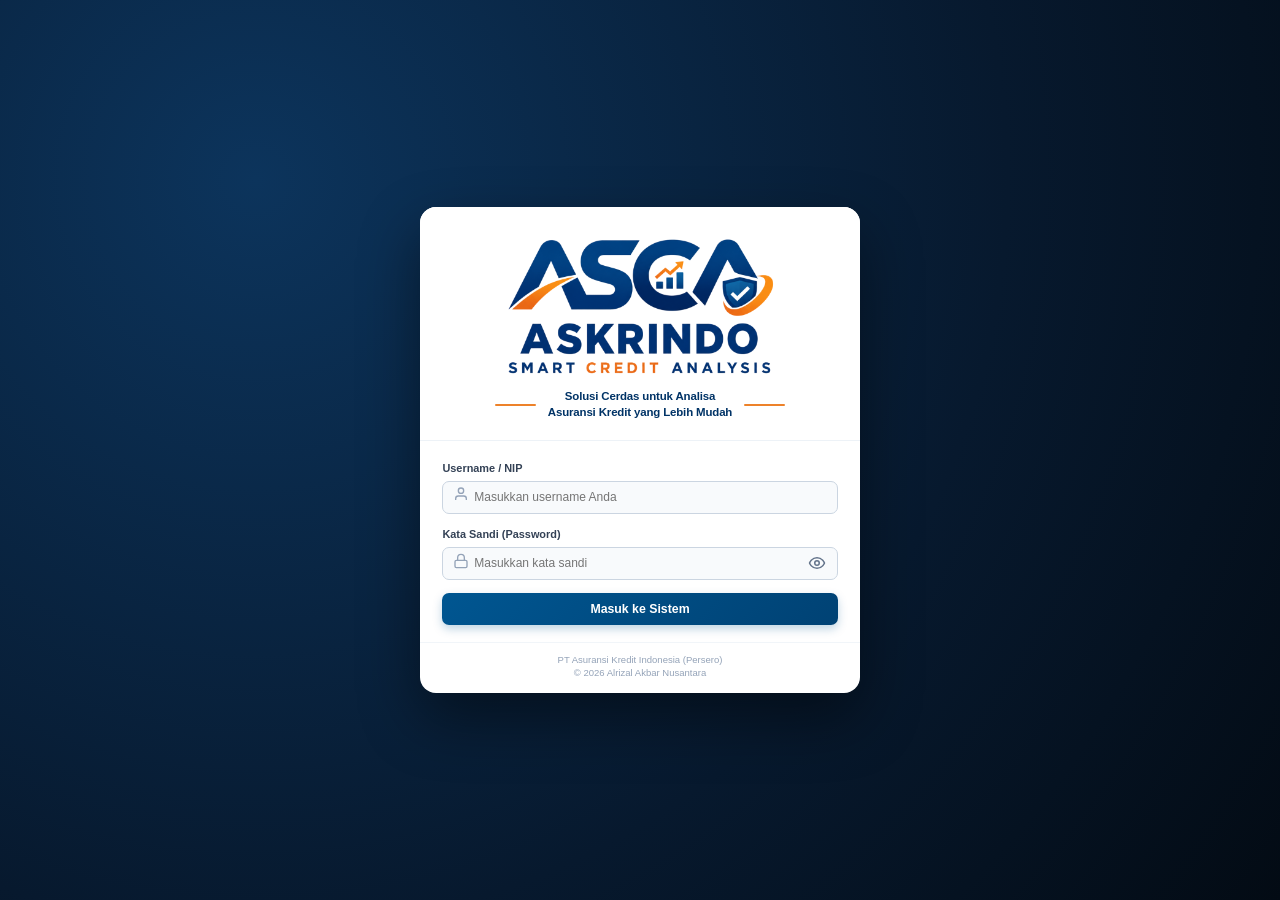
<file: index.html>
<!DOCTYPE html>
<html lang="id">
<head>
  <meta charset="UTF-8" />
  <meta name="viewport" content="width=device-width, initial-scale=1.0" />
  <title>ASCA - Askrindo Smart Credit Analysis</title>
  <link rel="icon" type="image/png" href="favicon.png" />
  <link rel="shortcut icon" href="favicon.ico" />
  <link rel="apple-touch-icon" href="favicon.png" />
  <link rel="stylesheet" href="styles.css?v=1793775000" />
  <style id="login-critical-styles">
    /* Anti-Cache Guarantee for Enterprise Login Interface */
    .login-screen {
      position: fixed;
      inset: 0;
      z-index: 10000;
      background: radial-gradient(circle at 20% 20%, #0c345c 0%, #07192e 60%, #030b14 100%);
      display: flex;
      align-items: center;
      justify-content: center;
      padding: 1.5rem;
    }
    .login-card {
      background: #ffffff !important;
      width: 100%;
      max-width: 440px;
      border-radius: 16px;
      box-shadow: 0 25px 60px rgba(0, 0, 0, 0.45);
      overflow: hidden;
      animation: fadeInDown 0.25s ease-out;
    }
    .login-header {
      background: #ffffff !important;
      padding: 2.2rem 2rem 1.4rem !important;
      text-align: center;
      border-bottom: 1.5px solid #edf2f7 !important;
    }
    .login-logo-container {
      display: flex;
      justify-content: center;
      align-items: center;
      margin: 0 auto;
      width: 100%;
    }
    .login-logo-hd {
      width: 270px !important;
      max-width: 85% !important;
      height: auto !important;
      object-fit: contain;
      display: block;
      margin: 0 auto;
    }
    .login-tagline-wrap {
      display: flex;
      align-items: center;
      justify-content: center;
      gap: 12px;
      margin: 1rem auto 0;
      max-width: 290px;
      width: 100%;
    }
    .tagline-divider-line {
      flex: 1;
      height: 2px;
      background-color: #ed822a;
      border-radius: 2px;
    }
    .tagline-text {
      text-align: center;
      color: #003366;
      font-size: 0.82rem;
      font-weight: 600;
      line-height: 1.35;
      letter-spacing: -0.15px;
    }
    .tagline-row-1, .tagline-row-2 {
      display: block;
    }
  </style>
</head>
<body>

  <!-- ========================================================= -->
  <!-- LOGIN SCREEN INTERFACE (STANDAR ENTERPRISE ASCA) -->
  <!-- ========================================================= -->
  <div class="login-screen" id="loginScreen">
    <div class="login-card">
      <div class="login-header">
        <div class="login-logo-container">
          <img src="logo-asca.png" alt="ASCA - Askrindo Smart Credit Analysis" class="login-logo-hd" width="280" height="143" />
        </div>
        <div class="login-tagline-wrap">
          <div class="tagline-divider-line"></div>
          <div class="tagline-text">
            <span class="tagline-row-1">Solusi Cerdas untuk Analisa</span>
            <span class="tagline-row-2">Asuransi Kredit yang Lebih Mudah</span>
          </div>
          <div class="tagline-divider-line"></div>
        </div>
      </div>

      <div class="login-body">
        <div class="login-alert danger" id="loginAlertBox">
          <svg width="18" height="18" viewBox="0 0 24 24" fill="none" stroke="#ef4444" stroke-width="2" style="flex-shrink:0;"><circle cx="12" cy="12" r="10"/><line x1="12" y1="8" x2="12" y2="12"/><line x1="12" y1="16" x2="12.01" y2="16"/></svg>
          <span id="loginAlertMsg">Username atau password salah!</span>
        </div>

        <form id="loginForm" onsubmit="handleLoginSubmit(event)">
          <div class="login-field">
            <label for="loginUsername">Username / NIP</label>
            <div class="login-input-wrap">
              <span class="login-input-icon"><svg width="16" height="16" viewBox="0 0 24 24" fill="none" stroke="currentColor" stroke-width="2"><path d="M20 21v-2a4 4 0 0 0-4-4H8a4 4 0 0 0-4 4v2"/><circle cx="12" cy="7" r="4"/></svg></span>
              <input type="text" id="loginUsername" class="login-input" placeholder="Masukkan username Anda" required autocomplete="username" />
            </div>
          </div>

          <div class="login-field">
            <label for="loginPassword">Kata Sandi (Password)</label>
            <div class="login-input-wrap">
              <span class="login-input-icon"><svg width="16" height="16" viewBox="0 0 24 24" fill="none" stroke="currentColor" stroke-width="2"><rect x="3" y="11" width="18" height="11" rx="2" ry="2"/><path d="M7 11V7a5 5 0 0 1 10 0v4"/></svg></span>
              <input type="password" id="loginPassword" class="login-input" placeholder="Masukkan kata sandi" required autocomplete="current-password" />
              <button type="button" class="login-toggle-pwd" onclick="togglePasswordVisibility('loginPassword', this)" title="Tampilkan Password">
                <svg xmlns="http://www.w3.org/2000/svg" width="18" height="18" viewBox="0 0 24 24" fill="none" stroke="currentColor" stroke-width="2" stroke-linecap="round" stroke-linejoin="round"><path d="M2 12s3-7 10-7 10 7 10 7-3 7-10 7-10-7-10-7Z"/><circle cx="12" cy="12" r="3"/></svg>
              </button>
            </div>
          </div>

          <button type="submit" class="btn-login" id="btnLoginSubmit">
            <span>Masuk ke Sistem</span>
          </button>
        </form>


      </div>

      <div class="login-footer">
        PT Asuransi Kredit Indonesia (Persero)<br />
        &copy; 2026 Alrizal Akbar Nusantara
      </div>
    </div>
  </div>

  <!-- TOP NAVBAR -->
  <header class="top-navbar" id="appTopNavbar" style="display:none;">
    <div class="brand-wrap">
      <!-- Logo ASCA -->
      <div class="askrindo-logo-box" title="ASCA - Askrindo Smart Credit Analysis">
        <img src="logo-asca.png" alt="ASCA - Askrindo Smart Credit Analysis" class="askrindo-logo-img" />
      </div>

      <div class="brand-titles">
        <h1>
          <span>Askrindo Smart Credit Analysis (ASCA)</span>
          <span class="app-version-badge" id="appVersionBadge" title="ASCA - Versi 1.0 (Produksi)">
            <span class="app-version-dot" aria-hidden="true"></span>
            <span>Versi 1.0</span>
          </span>
        </h1>
        <p>Platform Analisa Kredit berbasis Artificial Intelligence dengan Metode DCC-SWCM</p>
      </div>
    </div>

    <div class="top-actions no-print">
      <button class="btn-nav-home" id="btnNavHome" onclick="showWelcomeHub()" title="Buka Beranda Portal & Ringkasan Portofolio Kasus">
        <svg width="14" height="14" viewBox="0 0 24 24" fill="none" stroke="currentColor" stroke-width="2.3"><path d="M3 9l9-7 9 7v11a2 2 0 0 1-2 2H5a2 2 0 0 1-2-2z"/><polyline points="9 22 9 12 15 12 15 22"/></svg>
        <span>Beranda</span>
      </button>
      <div class="user-unit-pill" id="navUserUnitPill" title="Unit Kerja / Divisi Pengguna" style="display:inline-flex; align-items:center; gap:0.35rem; background:rgba(255, 255, 255, 0.12); border:1px solid rgba(255, 255, 255, 0.25); padding:0.2rem 0.6rem; border-radius:20px; font-size:0.72rem; color:#e0f2fe; white-space:nowrap;">
        <svg width="12" height="12" viewBox="0 0 24 24" fill="none" stroke="#38bdf8" stroke-width="2.2" style="flex-shrink:0;"><rect x="2" y="7" width="20" height="14" rx="2" ry="2"/><path d="M16 21V5a2 2 0 0 0-2-2h-4a2 2 0 0 0-2 2v16"/></svg>
        <span id="navUserUnit">Divisi Underwriting Komersial</span>
      </div>
      <div class="user-menu-wrapper" id="userMenuWrapper" style="position:relative; display:inline-block;">
        <button type="button" class="user-session-pill btn-user-menu" id="navUserSessionPill" onclick="toggleUserDropdownMenu(event)" title="Klik untuk menu akun &amp; pengaturan kata sandi" aria-expanded="false" style="cursor:pointer; outline:none; border:1px solid rgba(255,255,255,0.3); transition:all 0.15s ease;">
          <svg width="13" height="13" viewBox="0 0 24 24" fill="none" stroke="currentColor" stroke-width="2" style="flex-shrink:0;"><path d="M20 21v-2a4 4 0 0 0-4-4H8a4 4 0 0 0-4 4v2"/><circle cx="12" cy="7" r="4"/></svg>
          <strong id="navUserName">1922</strong>
          <span class="user-role-tag" id="navUserRoleTag">Analis</span>
          <svg width="11" height="11" viewBox="0 0 24 24" fill="none" stroke="currentColor" stroke-width="2.5" style="margin-left:2px; transition:transform 0.2s;" id="userMenuCaret"><polyline points="6 9 12 15 18 9"/></svg>
        </button>

        <!-- DROPDOWN MENU PENGATURAN AKUN -->
        <div class="user-dropdown-menu" id="userDropdownMenu" style="display:none; position:absolute; right:0; top:calc(100% + 6px); background:#ffffff; color:#0f172a; border:1px solid #cbd5e1; border-radius:8px; box-shadow:0 10px 25px -5px rgba(0,0,0,0.2), 0 8px 10px -6px rgba(0,0,0,0.1); width:235px; z-index:9999; overflow:hidden; font-size:0.75rem; text-align:left;">
          <!-- User Info Banner in Dropdown -->
          <div style="background:#f8fafc; padding:0.6rem 0.8rem; border-bottom:1px solid #e2e8f0;">
            <div style="font-weight:700; color:var(--askrindo-navy); font-size:0.8rem;" id="dropdownUserFullName">Analis Kredit</div>
            <div style="font-size:0.68rem; color:#64748b; margin-top:2px;">User ID: <strong id="dropdownUsername">1922</strong></div>
            <div style="font-size:0.65rem; color:#0284c7; margin-top:1px;" id="dropdownUserUnit">Divisi Underwriting Komersial</div>
          </div>

          <!-- Dropdown Action Items -->
          <div style="padding:0.35rem 0;">
            <button type="button" class="user-dropdown-item" onclick="openUserSettingsModal()" style="width:100%; display:flex; align-items:center; gap:0.55rem; padding:0.55rem 0.85rem; border:none; background:transparent; color:#1e293b; font-size:0.76rem; font-weight:600; cursor:pointer; text-align:left; transition:background 0.12s;">
              <svg width="15" height="15" viewBox="0 0 24 24" fill="none" stroke="#0284c7" stroke-width="2"><circle cx="12" cy="12" r="3"/><path d="M19.4 15a1.65 1.65 0 0 0 .33 1.82l.06.06a2 2 0 0 1 0 2.83 2 2 0 0 1-2.83 0l-.06-.06a1.65 1.65 0 0 0-1.82-.33 1.65 1.65 0 0 0-1 1.51V21a2 2 0 0 1-2 2 2 2 0 0 1-2-2v-.09A1.65 1.65 0 0 0 9 19.4a1.65 1.65 0 0 0-1.82.33l-.06.06a2 2 0 0 1-2.83 0 2 2 0 0 1 0-2.83l.06-.06a1.65 1.65 0 0 0 .33-1.82 1.65 1.65 0 0 0-1.51-1H3a2 2 0 0 1-2-2 2 2 0 0 1 2-2h.09A1.65 1.65 0 0 0 4.6 9a1.65 1.65 0 0 0-.33-1.82l-.06-.06a2 2 0 0 1 0-2.83 2 2 0 0 1 2.83 0l.06.06a1.65 1.65 0 0 0 1.82.33H9a1.65 1.65 0 0 0 1-1.51V3a2 2 0 0 1 2-2 2 2 0 0 1 2 2v.09a1.65 1.65 0 0 0 1 1.51 1.65 1.65 0 0 0 1.82-.33l.06-.06a2 2 0 0 1 2.83 0 2 2 0 0 1 0 2.83l-.06.06a1.65 1.65 0 0 0-.33 1.82V9a1.65 1.65 0 0 0 1.51 1H21a2 2 0 0 1 2 2 2 2 0 0 1-2 2h-.09a1.65 1.65 0 0 0-1.51 1z"/></svg>
              <span>Pengaturan &amp; Ganti Password</span>
            </button>
            <div id="dropdownAdminLinkContainer" style="display:none;">
              <button type="button" class="user-dropdown-item" onclick="switchToAdminConsole()" style="width:100%; display:flex; align-items:center; gap:0.55rem; padding:0.55rem 0.85rem; border:none; background:transparent; color:#1e293b; font-size:0.76rem; font-weight:600; cursor:pointer; text-align:left; transition:background 0.12s;">
                <svg width="15" height="15" viewBox="0 0 24 24" fill="none" stroke="#d97706" stroke-width="2"><path d="M12 22s8-4 8-10V5l-8-3-8 3v7c0 6 8 10 8 10z"/></svg>
                <span>Panel Manajemen Pengguna</span>
              </button>
            </div>
            <div style="margin:0.25rem 0; border-top:1px solid #f1f5f9;"></div>
            <button type="button" class="user-dropdown-item" onclick="closeUserDropdownMenu(); logoutSession();" style="width:100%; display:flex; align-items:center; gap:0.55rem; padding:0.55rem 0.85rem; border:none; background:transparent; color:#dc2626; font-size:0.76rem; font-weight:600; cursor:pointer; text-align:left; transition:background 0.12s;">
              <svg width="15" height="15" viewBox="0 0 24 24" fill="none" stroke="#dc2626" stroke-width="2"><path d="M9 21H5a2 2 0 0 1-2-2V5a2 2 0 0 1 2-2h4"/><polyline points="16 17 21 12 16 7"/><line x1="21" y1="12" x2="9" y2="12"/></svg>
              <span>Keluar dari Akun</span>
            </button>
          </div>
        </div>
      </div>
      <input type="file" id="importFileInput" accept=".json" style="display:none" onchange="importWorkspaceJSON(event)" />
    </div>
  </header>

  <!-- MAIN LAYOUT -->
  <div class="app-layout" id="appLayoutContainer" style="display:none;">
    <!-- SIDEBAR: DAFTAR KASUS / ANALISA (COLLAPSIBLE) -->
    <aside class="sidebar no-print" id="projectSidebar">
      <!-- Tampilan saat Diminimize -->
      <div class="sidebar-collapsed-strip" onclick="toggleSidebar()" title="Klik untuk menampilkan Daftar Analisa">
        <div class="btn-unhide-sidebar" title="Buka Daftar Analisa">
          <svg width="14" height="14" viewBox="0 0 24 24" fill="none" stroke="currentColor" stroke-width="2.5" stroke-linecap="round" stroke-linejoin="round">
            <polyline points="13 17 18 12 13 7"></polyline>
            <polyline points="6 17 11 12 6 7"></polyline>
          </svg>
        </div>
        <div class="vertical-text">Daftar Analisa (<span id="projectCountCollapsed">0</span>)</div>
      </div>

      <!-- Tampilan Penuh -->
      <div class="sidebar-full-content" style="display:flex; flex-direction:column; height:100%;">
        <div class="sidebar-header">
          <div class="sidebar-header-top">
            <h2>Daftar Analisa (<span id="projectCountBadge">0</span>)</h2>
            <button type="button" class="btn-hide-sidebar" onclick="toggleSidebar()" title="Sembunyikan / Minimize Daftar Analisa">
              <svg width="15" height="15" viewBox="0 0 24 24" fill="none" stroke="currentColor" stroke-width="2.4" stroke-linecap="round" stroke-linejoin="round">
                <polyline points="11 17 6 12 11 7"></polyline>
                <polyline points="18 17 13 12 18 7"></polyline>
              </svg>
            </button>
          </div>
          <div role="search" class="sidebar-search-wrap" style="margin:0; width:100%; position:relative;">
            <input type="text" id="searchProjectInput" class="search-box" placeholder="Cari debitur, sektor, bank..." autocomplete="off" autocorrect="off" autocapitalize="off" spellcheck="false" data-form-type="other" data-lpignore="true" data-1p-ignore="true" data-bwignore="true" role="searchbox" aria-autocomplete="none" oninput="renderProjectList()" value="" style="padding-right:1.75rem;" />
            <button type="button" id="btnSidebarClearSearch" onclick="clearProjectSearch()" title="Bersihkan Pencarian" style="display:none; position:absolute; right:8px; top:50%; transform:translateY(-50%); border:none; background:none; color:var(--text-muted); cursor:pointer; font-size:14px; line-height:1; padding:2px 4px; border-radius:50%;">&times;</button>
          </div>
        </div>

        <div id="projectListContainer" class="project-list">
          <!-- Diisi otomatis oleh JavaScript -->
        </div>

        <div class="sidebar-footer" style="display:flex; justify-content:center; align-items:center; padding:0.6rem 0.8rem;">
          <span id="autoSaveStatus" style="font-size:0.72rem; color:var(--text-muted); text-align:center; white-space:nowrap; overflow:hidden; text-overflow:ellipsis;">&#10003; Tersimpan otomatis</span>
        </div>
      </div>
    </aside>

    <!-- MAIN WORKSPACE -->
    <main class="main-workspace">

      <!-- WELCOME / HUB BERANDA (TAMPILAN AWAL SETELAH LOGIN) -->
      <div id="welcomeHubView" class="welcome-hub-view" style="display:none;">
        <!-- Diisi otomatis oleh renderWelcomeHub() di JavaScript -->
      </div>

      <!-- WORKSPACE LEMBAR ANALISA KASUS AKTIF -->
      <div id="projectWorkspaceView" class="project-workspace-view">
        <!-- CASE BANNER -->
        <div class="case-banner">
          <div class="case-title-area">
            <div class="case-header-main">
              <h2 class="case-company-name" id="bannerCompanyName">-</h2>
              <div class="case-badges-strip">
                <span id="bannerGradeBadge" class="grade-badge grade-BB" style="cursor:pointer;" onclick="switchTab('tab-grade')" title="Klik untuk melihat Penentuan Grade Risk &amp; Indikator Penyebab">-</span>
                <span id="bannerCoverageBadge" class="cover-badge cover-conditional" style="display:none; cursor:pointer;" onclick="switchTab('tab-mitigasi')" title="Klik untuk melihat Rekomendasi Porsi Coverage Asuransi Kredit Askrindo">-</span>
                <span id="bannerFacilityType" class="badge-facility-type">-</span>
              </div>
            </div>
            <div class="case-submeta">
              <span><strong>Bank:</strong> <span id="bannerBankName">-</span></span>
              <span><strong>Sektor:</strong> <span id="bannerSector">-</span></span>
              <span><strong>Domisili:</strong> <span id="bannerCity">-</span></span>
              <span><strong>Plafond:</strong> <span id="bannerPlafond">-</span></span>
              <span><strong>Lap. Keu:</strong> <span id="bannerFinYears">2022 &amp; 2023</span></span>
              <span><strong>Underwriter:</strong> <span id="bannerUnderwriter">-</span></span>
              <span><strong>Unit / Divisi:</strong> <span id="bannerUnit">-</span></span>
            </div>
          </div>

          <div class="case-banner-actions">
            <div class="case-quick-score">
              <div id="bannerScoreCircle" class="score-circle" onclick="switchTab('tab-score')" title="Klik untuk melihat Rincian Perhitungan Score DCC-SWCM">0</div>
              <div class="case-score-details">
                <div class="case-score-nav-links">
                  <span class="score-title-label">Skor DCC-SWCM:</span>
                  <a href="javascript:void(0)" onclick="switchTab('tab-5c')">Analisa 5C</a>
                  <a href="javascript:void(0)" onclick="switchTab('tab-score')">Rincian Skor</a>
                  <a href="javascript:void(0)" onclick="switchTab('tab-grade')">Indikator Grade</a>
                </div>
                <div id="bannerDecisionText" class="case-decision-pill">-</div>
                <div id="bannerOptimalLimit" class="case-optimal-limit">Rekomendasi Coverage: -</div>
              </div>
            </div>
            <button type="button" class="btn btn-primary btn-save-analysis-global" id="btnSaveAnalysisGlobal" onclick="saveCurrentAnalysisGlobal()" title="Simpan seluruh berkas analisa ini ke Database Cloud">
              <svg width="15" height="15" viewBox="0 0 24 24" fill="none" stroke="currentColor" stroke-width="2.5"><path d="M19 21H5a2 2 0 0 1-2-2V5a2 2 0 0 1 2-2h11l5 5v11a2 2 0 0 1-2 2z"/><polyline points="17 21 17 13 7 13 7 21"/><polyline points="7 3 7 8 15 8"/></svg>
              <span>Simpan</span>
            </button>
          </div>
        </div>

      <!-- NAVIGATION TABS -->
      <nav class="nav-tabs no-print">
        <button class="tab-btn active" data-tab="tab-dashboard" onclick="switchTab('tab-dashboard')" title="Executive Dashboard Portfolio & Debitur">
          Dashboard
        </button>
        <button class="tab-btn" data-tab="tab-input" onclick="switchTab('tab-input')" title="Input Parameter & Neraca Keuangan">
          Input Data
        </button>
        <button class="tab-btn" data-tab="tab-ratios" onclick="switchTab('tab-ratios')" title="Analisis Rasio Keuangan & Standar RAC Askrindo">
          Rasio Keuangan
        </button>
        <button class="tab-btn" data-tab="tab-5c" onclick="switchTab('tab-5c')" title="Analisa Kualitatif 5C Underwriting (Character, Capacity, Capability, Condition, Collateral)">
          Analisa 5C
        </button>
        <button class="tab-btn" data-tab="tab-dcc" onclick="switchTab('tab-dcc')" title="Dynamic Cash Conversion (DCC)">
          Dynamic CC
        </button>
        <button class="tab-btn" data-tab="tab-swcm" onclick="switchTab('tab-swcm')" title="Stress-Test Working Capital Model">
          Stress-Test
        </button>
        <button class="tab-btn" data-tab="tab-burn" onclick="switchTab('tab-burn')" title="Analisis Ketahanan Modal Kerja (NWC) &amp; Cash Burn-Rate Test (CBRT)">
          NWC &amp; CBRT
        </button>
        <button class="tab-btn" data-tab="tab-cashflow" onclick="switchTab('tab-cashflow')" title="Proyeksi Arus Kas 12 Bulan ke Depan &amp; Debt Service Coverage">
          Proyeksi Cash Flow
        </button>
        <button class="tab-btn" data-tab="tab-grade" onclick="switchTab('tab-grade')" title="Rating Akseptasi &amp; Indikator Penilaian (Tabel VI.1 Rating Akseptasi)">
          Rating Akseptasi
        </button>
        <button class="tab-btn" data-tab="tab-score" onclick="switchTab('tab-score')" title="Rincian Perhitungan Skor 7 Pilar DCC-SWCM ASCA">
          Rincian Skor
        </button>
        <button class="tab-btn" data-tab="tab-case-qa" onclick="switchTab('tab-case-qa')" title="Critical Point Temuan, Paket Mitigasi &amp; Rekomendasi Asuransi Kredit">
          Rekomendasi
        </button>
        <button class="tab-btn" data-tab="tab-report" onclick="switchTab('tab-report')" title="Review Analisa &amp; Nota Underwriting Asuransi Kredit Final">
          Review Analisa
        </button>
      </nav>

      <!-- ========================================================= -->
      <!-- TAB 1: EXECUTIVE DASHBOARD -->
      <!-- ========================================================= -->
      <section id="tab-dashboard" class="tab-pane active">
        <div id="dashboardEmptyState" style="display:none;"></div>
        <div id="dashboardActiveState">
        <div class="grid-4" style="margin-bottom:0.6rem;">
          <div class="kpi-card" id="kpiCardCCC">
            <div class="kpi-label">Cash Conversion Cycle (Aktual vs Data Bank)</div>
            <div class="kpi-value" id="kpiCCCActual">0 Hari</div>
            <div class="kpi-sub">
              <span id="kpiCCCClaimed">Data Bank: 0 Hr</span>
              <span id="kpiCCCDiffBadge" style="font-weight:700;">-</span>
            </div>
          </div>

          <div class="kpi-card" id="kpiCardTenor">
            <div class="kpi-label">Siklus Gross (DOI+DOR) vs Tenor</div>
            <div class="kpi-value" id="kpiGrossCycle">0 Hari</div>
            <div class="kpi-sub">
              <span id="kpiFacilityTenor">Tenor: 180 Hr</span>
              <span id="kpiTenorGapBadge" style="font-weight:700;">-</span>
            </div>
          </div>

          <div class="kpi-card" id="kpiCardMargin">
            <div class="kpi-label" id="kpiLabelMargin">Gross Margin &amp; Laba Bersih</div>
            <div class="kpi-value" id="kpiGrossMargin">0.0%</div>
            <div class="kpi-sub">
              <span id="kpiEATValue">EAT: Rp 0</span>
              <span id="kpiProfitStatus" style="font-weight:700;">-</span>
            </div>
          </div>

          <div class="kpi-card" id="kpiCardPlafond">
            <div class="kpi-label">Plafond Sustainable (SWCM)</div>
            <div class="kpi-value" id="kpiSustainableLimit">Rp 0</div>
            <div class="kpi-sub">
              <span id="kpiRequestedLimit">Pengajuan: Rp 0</span>
              <span id="kpiCoverageRatio" style="font-weight:700;">-</span>
            </div>
          </div>
        </div>

        <div class="grid-2">
          <div>
            <div class="card">
              <div class="card-header">
                <div class="card-title">Peta Konversi Kas Dinamis vs Jatuh Tempo Fasilitas</div>
                <span class="timeline-hover-hint" title="Arahkan kursor ke setiap segmen bar untuk melihat rincian siklus">
                  <svg width="12" height="12" viewBox="0 0 24 24" fill="none" stroke="currentColor" stroke-width="2.2"><circle cx="12" cy="12" r="10"/><path d="M12 16v-4M12 8h.01"/></svg>
                  Sorot bar untuk rincian data
                </span>
              </div>
              <div id="dashboardTimelineVisual"></div>
            </div>

            <div class="card">
              <div class="card-header">
                <div class="card-title" id="dashboardSummaryCardTitle">Ringkasan Keuangan (Audited)</div>
              </div>
              <div class="table-responsive">
                <table class="data-table" id="dashboardSummaryTable"></table>
              </div>
            </div>
          </div>

          <div class="card">
            <div class="card-header">
              <div class="card-title">Deteksi Otomatis Temuan Kritis (DCC-SWCM Red Flags)</div>
              <div style="display:flex; gap:0.25rem;">
                <button class="btn btn-outline btn-sm" onclick="switchTab('tab-burn')">NWC &amp; CBRT &rarr;</button>
                <button class="btn btn-outline btn-sm" onclick="switchTab('tab-grade')">Grade &rarr;</button>
              </div>
            </div>
            <div id="redFlagsContainer" style="display:flex; flex-direction:column; gap:0.4rem;"></div>
          </div>
        </div>
        </div>
      </section>

      <!-- ========================================================= -->
      <!-- TAB 2: INPUT DATA DEBITUR, NERACA DINAMIS & FASILITAS -->
      <!-- ========================================================= -->
      <section id="tab-input" class="tab-pane">
        <div style="display:flex; justify-content:space-between; align-items:center; flex-wrap:wrap; gap:0.75rem; margin-bottom:0.85rem; padding:0.65rem 1rem; background:#ffffff; border:1px solid #e2e8f0; border-radius:8px; box-shadow:0 1px 2px rgba(0,0,0,0.03);">
          <div>
            <div style="font-size:0.88rem; font-weight:800; color:var(--askrindo-navy);">Formulir Penginputan Data Kasus Analisa Kredit</div>
            <div style="font-size:0.74rem; color:var(--text-muted);">Setiap perubahan tersimpan otomatis secara real-time. Klik tombol simpan untuk memastikan rekalkulasi seluruh model analisa diperbarui.</div>
          </div>
          <div style="display:flex; align-items:center; gap:0.45rem; flex-wrap:wrap;">
            <button type="button" class="btn-outline-input-control" onclick="toggleAllInputSections(false)" title="Tutup / Sembunyikan Semua Bagian Input Data (A, B, C, D)">
              <svg width="13" height="13" viewBox="0 0 24 24" fill="none" stroke="currentColor" stroke-width="2.4"><polyline points="18 15 12 9 6 15"/></svg>
              <span>Tutup Semua</span>
            </button>
            <button type="button" class="btn-outline-input-control" onclick="toggleAllInputSections(true)" title="Buka / Tampilkan Semua Bagian Input Data (A, B, C, D)">
              <svg width="13" height="13" viewBox="0 0 24 24" fill="none" stroke="currentColor" stroke-width="2.4"><polyline points="6 9 12 15 18 9"/></svg>
              <span>Buka Semua</span>
            </button>
            <button type="button" class="btn btn-primary" onclick="saveAllInputsAndRecalculate()" style="display:flex; align-items:center; gap:0.4rem; padding:0.45rem 1.1rem; font-size:0.82rem; font-weight:700;">
              <svg width="15" height="15" viewBox="0 0 24 24" fill="none" stroke="currentColor" stroke-width="2"><path d="M19 21H5a2 2 0 0 1-2-2V5a2 2 0 0 1 2-2h11l5 5v11a2 2 0 0 1-2 2z"/><polyline points="17 21 17 13 7 13 7 21"/><polyline points="7 3 7 8 15 8"/></svg>
              Simpan Perubahan &amp; Hitung Ulang Analisa
            </button>
          </div>
        </div>

        <!-- CARD A -->
        <div class="card" id="cardInputSecA">
            <div class="card-header card-header-collapsible" onclick="handleCardHeaderToggle('secA', event)" title="Klik untuk Sembunyikan / Tampilkan Bagian A" style="display:flex; justify-content:space-between; align-items:center;">
              <div class="card-title" style="margin:0;">🏢 A. Profil Debitur &amp; Struktur Fasilitas Kredit</div>
              <button type="button" class="btn-card-toggle" id="btnToggleSecA" onclick="event.stopPropagation(); toggleInputSection('secA');" aria-label="Toggle Bagian A" title="Sembunyikan / Tampilkan">
                <span class="toggle-label" id="lblToggleSecA">Sembunyikan</span>
                <svg class="toggle-icon" width="13" height="13" viewBox="0 0 24 24" fill="none" stroke="currentColor" stroke-width="2.5"><polyline points="6 9 12 15 18 9"/></svg>
              </button>
            </div>
            <div class="card-body-collapsible" id="bodyInputSecA">
              <div class="form-grid">
              <div class="form-group full">
                <label>Nama Perusahaan / Debitur</label>
                <input type="text" id="inp_companyName" class="form-control" oninput="syncInputsToModel()" />
              </div>
              <div class="form-group">
                <label>Kabupaten / Kota Domisili Debitur <span class="unit-hint">(Yurisdiksi SIPP PN)</span></label>
                <input type="text" id="inp_city" list="list_regencies" class="form-control" placeholder="Pilih / ketik Kabupaten atau Kota..." onfocus="this.select()" oninput="syncInputsToModel()" autocomplete="off" />
              </div>
              <div class="form-group">
                <label>Sektor Industri</label>
                <input type="text" id="inp_sector" list="list_sectors" class="form-control" placeholder="Pilih atau cari sektor / KBLI 2025..." oninput="syncInputsToModel()" />
              </div>
              <div class="form-group">
                <label>Tahun Berdiri</label>
                <input type="number" id="inp_estYear" class="form-control" oninput="syncInputsToModel()" />
              </div>
              <div class="form-group">
                <label>Bank Penerima Jaminan (Mitra)</label>
                <input type="text" id="inp_bankName" list="list_banks" class="form-control" oninput="syncInputsToModel()" />
              </div>
              <div class="form-group">
                <label>Skema Fasilitas Kredit</label>
                <input type="text" id="inp_facilityType" list="list_facilities" class="form-control" oninput="syncInputsToModel()" />
              </div>
              <div class="form-group">
                <label>Plafond Valas USD <span class="unit-hint">(0 jika IDR)</span></label>
                <input type="text" inputmode="numeric" id="inp_usdAmount" class="form-control fmt-dots" oninput="handleDotInput(this); syncInputsToModel()" onblur="handleDotBlur(this); syncInputsToModel()" />
              </div>
              <div class="form-group">
                <label>Kurs Tengah Acuan <span class="unit-hint">(Rp/USD)</span></label>
                <input type="text" inputmode="numeric" id="inp_fxRate" class="form-control fmt-dots" oninput="handleDotInput(this); syncInputsToModel()" onblur="handleDotBlur(this); syncInputsToModel()" />
              </div>
              <div class="form-group">
                <label>Total Plafond Diajukan <span class="unit-hint">(Rp)</span></label>
                <input type="text" inputmode="numeric" id="inp_requestedPlafond" class="form-control fmt-dots" oninput="handleDotInput(this); syncInputsToModel()" onblur="handleDotBlur(this); syncInputsToModel()" />
              </div>
              <div class="form-group">
                <label>Jangka Waktu PK <span class="unit-hint">(Bulan)</span></label>
                <input type="text" inputmode="numeric" id="inp_pkMonths" class="form-control fmt-dots" oninput="handleDotInput(this); syncInputsToModel()" onblur="handleDotBlur(this); syncInputsToModel()" />
              </div>
              <div class="form-group">
                <label>Tenor Pembayaran Kredit / SCF <span class="unit-hint">(Hari)</span></label>
                <input type="text" inputmode="numeric" id="inp_scfTenorDays" class="form-control fmt-dots" oninput="handleDotInput(this); syncInputsToModel()" onblur="handleDotBlur(this); syncInputsToModel()" />
              </div>
              <div class="form-group">
                <label>Tenor KMK Khusus Backup <span class="unit-hint">(Hari)</span></label>
                <input type="text" inputmode="numeric" id="inp_kmkTenorDays" class="form-control fmt-dots" oninput="handleDotInput(this); syncInputsToModel()" onblur="handleDotBlur(this); syncInputsToModel()" />
              </div>
              <div class="form-group">
                <label>Suku Bunga Efektif <span class="unit-hint">(% p.a.)</span></label>
                <input type="number" step="0.1" id="inp_interestRate" class="form-control" oninput="syncInputsToModel()" />
              </div>

              <!-- PARAMETER PROFIL KEMITRAAN ASKRINDO & LEGAL (OTOMATISASI ANALISA 5C) -->
              <div class="form-group full" style="margin-top:0.4rem; padding-top:0.65rem; border-top:1px dashed #cbd5e1;">
                <div style="font-weight:700; font-size:0.8rem; color:var(--askrindo-navy); margin-bottom:0.45rem; display:flex; align-items:center; gap:6px;">
                  <svg width="15" height="15" viewBox="0 0 24 24" fill="none" stroke="currentColor" stroke-width="2.2"><path d="M9 12l2 2 4-4m5.618-4.016A11.955 11.955 0 0112 2.944a11.955 11.955 0 01-8.618 3.04A12.02 12.02 0 003 9c0 5.591 3.824 10.29 9 11.622 5.176-1.332 9-6.03 9-11.622 0-1.042-.133-2.052-.382-3.016z"/></svg>
                  <span>Parameter Profil Kemitraan Askrindo &amp; Legal (Otomatisasi Analisa 5C)</span>
                </div>
                <div style="display:grid; grid-template-columns:repeat(auto-fit, minmax(240px, 1fr)); gap:0.65rem; background:#f0f9ff; border:1px solid #bae6fd; border-radius:6px; padding:0.65rem;">
                  <div>
                    <label style="font-size:0.7rem; font-weight:700; color:#0369a1; margin-bottom:2px; display:block;">Hubungan &amp; Riwayat di Askrindo</label>
                    <select id="inp_askrindoHistory" class="form-control" style="font-size:0.76rem;" onchange="syncInputsToModel()">
                      <option value="new">Debitur Baru (Belum pernah di Askrindo)</option>
                      <option value="existing_clean">Customer Eksisting (Tanpa Wanprestasi)</option>
                      <option value="existing_default">Customer Eksisting (Pernah Wanprestasi)</option>
                    </select>
                  </div>
                  <div>
                    <label style="font-size:0.7rem; font-weight:700; color:#0369a1; margin-bottom:2px; display:block;">Lama Menjadi Customer Askrindo (Tahun)</label>
                    <input type="number" id="inp_askrindoCustYears" class="form-control" style="font-size:0.76rem;" min="0" max="50" placeholder="0 jika baru..." oninput="syncInputsToModel()" />
                  </div>
                  <div>
                    <label style="font-size:0.7rem; font-weight:700; color:#0369a1; margin-bottom:2px; display:block;">Klasifikasi Grup Usaha</label>
                    <select id="inp_groupCategory" class="form-control" style="font-size:0.76rem;" onchange="syncInputsToModel()">
                      <option value="none">Bukan One Debtor &amp; One Obligor</option>
                      <option value="one_debtor">Masuk Kategori One Debtor</option>
                      <option value="one_obligor">Masuk Kategori One Obligor</option>
                    </select>
                  </div>
                  <div>
                    <label style="font-size:0.7rem; font-weight:700; color:#0369a1; margin-bottom:2px; display:block;">Status Perusahaan &amp; Rating Eksternal</label>
                    <select id="inp_companyStatus" class="form-control" style="font-size:0.76rem;" onchange="syncInputsToModel()">
                      <option value="non_public_no_rating">Non Go Public - Tidak Ada Rating Eksternal</option>
                      <option value="go_public_good">Go Public - Rating Eksternal Baik (AAA - C)</option>
                      <option value="non_public_good">Non Go Public - Rating Eksternal Baik (AAA - C)</option>
                      <option value="go_public_bad">Go Public - Rating Eksternal Buruk (Grade D)</option>
                      <option value="non_public_bad">Non Go Public - Rating Eksternal Buruk (Grade D)</option>
                    </select>
                  </div>
                  <div>
                    <label style="font-size:0.7rem; font-weight:700; color:#0369a1; margin-bottom:2px; display:block;">Jenis Fasilitas Kredit Penjaminan</label>
                    <select id="inp_isTakeOverCredit" class="form-control" style="font-size:0.76rem;" onchange="syncInputsToModel()">
                      <option value="false">Fasilitas Kredit Baru</option>
                      <option value="true">Kredit Take Over dari Bank Lain</option>
                    </select>
                  </div>
                  <div>
                    <label style="font-size:0.7rem; font-weight:700; color:#0369a1; margin-bottom:2px; display:block;">Dukungan Reasuransi Askrindo</label>
                    <select id="inp_reinsuranceSupport" class="form-control" style="font-size:0.76rem;" onchange="syncInputsToModel()">
                      <option value="treaty">Tersedia Dukungan Automatic Treaty / Fakultatif</option>
                      <option value="no_info">Tidak Ada Informasi</option>
                      <option value="none">Belum Ada Dukungan Reasuransi</option>
                    </select>
                  </div>
                </div>
              </div>
              <div class="form-group full" style="margin-top:0.4rem; padding-top:0.65rem; border-top:1px dashed #cbd5e1;">
                <div style="font-weight:700; font-size:0.8rem; color:var(--askrindo-navy); margin-bottom:0.45rem; display:flex; align-items:center; gap:6px;">
                  <svg width="15" height="15" viewBox="0 0 24 24" fill="none" stroke="currentColor" stroke-width="2.2"><path d="M12 20h9"/><path d="M16.5 3.5a2.121 2.121 0 0 1 3 3L7 19l-4 1 1-4L16.5 3.5z"/></svg>
                  <span>Pejabat &amp; Otoritas Penandatangan Nota Review Analisa</span>
                </div>
                <div style="display:grid; grid-template-columns:repeat(auto-fit, minmax(240px, 1fr)); gap:0.65rem;">
                  <!-- MAKER / UNDERWRITER -->
                  <div style="background:#f8fafc; border:1px solid #e2e8f0; border-radius:6px; padding:0.55rem 0.65rem; display:flex; flex-direction:column; gap:0.35rem;">
                    <div style="font-size:0.75rem; font-weight:700; color:var(--askrindo-navy); display:flex; align-items:center; gap:4px;">
                      <span style="display:inline-block; width:6px; height:6px; border-radius:50%; background:#0284c7;"></span>
                      Penyusun (Underwriter / Maker)
                    </div>
                    <div>
                      <label style="font-size:0.7rem; color:var(--text-muted); margin-bottom:2px; display:block;">Nama Pejabat</label>
                      <input type="text" id="inp_underwriter" class="form-control" style="font-size:0.78rem; padding:4px 8px;" placeholder="Nama / Tim Underwriter..." oninput="syncInputsToModel()" />
                    </div>
                    <div>
                      <label style="font-size:0.7rem; color:var(--text-muted); margin-bottom:2px; display:block;">Jabatan / Posisi</label>
                      <input type="text" id="inp_underwriter_title" class="form-control" style="font-size:0.78rem; padding:4px 8px;" placeholder="Contoh: Analis Underwriting Askrindo" oninput="syncInputsToModel()" />
                    </div>
                  </div>

                  <!-- CHECKER -->
                  <div style="background:#f8fafc; border:1px solid #e2e8f0; border-radius:6px; padding:0.55rem 0.65rem; display:flex; flex-direction:column; gap:0.35rem;">
                    <div style="font-size:0.75rem; font-weight:700; color:var(--askrindo-navy); display:flex; align-items:center; gap:4px;">
                      <span style="display:inline-block; width:6px; height:6px; border-radius:50%; background:#d97706;"></span>
                      Pemeriksa (Checker / Reviewer)
                    </div>
                    <div>
                      <label style="font-size:0.7rem; color:var(--text-muted); margin-bottom:2px; display:block;">Nama Pejabat</label>
                      <input type="text" id="inp_checker" class="form-control" style="font-size:0.78rem; padding:4px 8px;" placeholder="Nama Pemeriksa / Kabag..." oninput="syncInputsToModel()" />
                    </div>
                    <div>
                      <label style="font-size:0.7rem; color:var(--text-muted); margin-bottom:2px; display:block;">Jabatan / Posisi</label>
                      <input type="text" id="inp_checker_title" class="form-control" style="font-size:0.78rem; padding:4px 8px;" placeholder="Contoh: Reviewer Risiko Asuransi Kredit" oninput="syncInputsToModel()" />
                    </div>
                  </div>

                  <!-- APPROVER -->
                  <div style="background:#f8fafc; border:1px solid #e2e8f0; border-radius:6px; padding:0.55rem 0.65rem; display:flex; flex-direction:column; gap:0.35rem;">
                    <div style="font-size:0.75rem; font-weight:700; color:var(--askrindo-navy); display:flex; align-items:center; gap:4px;">
                      <span style="display:inline-block; width:6px; height:6px; border-radius:50%; background:#16a34a;"></span>
                      Pemutus (Approver / Komite)
                    </div>
                    <div>
                      <label style="font-size:0.7rem; color:var(--text-muted); margin-bottom:2px; display:block;">Nama Pejabat</label>
                      <input type="text" id="inp_approver" class="form-control" style="font-size:0.78rem; padding:4px 8px;" placeholder="Nama Pemutus / Komite..." oninput="syncInputsToModel()" />
                    </div>
                    <div>
                      <label style="font-size:0.7rem; color:var(--text-muted); margin-bottom:2px; display:block;">Jabatan / Posisi</label>
                      <input type="text" id="inp_approver_title" class="form-control" style="font-size:0.78rem; padding:4px 8px;" placeholder="Contoh: Komite Pemutus Asuransi Kredit" oninput="syncInputsToModel()" />
                    </div>
                  </div>
                </div>
              </div>
            </div>
            </div>
          </div>

          <!-- CARD B -->
          <div class="card" style="margin-top:0.85rem;" id="cardInputSecB">
            <div class="card-header card-header-collapsible" onclick="handleCardHeaderToggle('secB', event)" title="Klik untuk Sembunyikan / Tampilkan Bagian B" style="display:flex; justify-content:space-between; align-items:center;">
              <div class="card-title" style="margin:0;">🚚 B. Rantai Pasok, Logistik &amp; Rasio Aktivitas Data Bank</div>
              <button type="button" class="btn-card-toggle" id="btnToggleSecB" onclick="event.stopPropagation(); toggleInputSection('secB');" aria-label="Toggle Bagian B" title="Sembunyikan / Tampilkan">
                <span class="toggle-label" id="lblToggleSecB">Sembunyikan</span>
                <svg class="toggle-icon" width="13" height="13" viewBox="0 0 24 24" fill="none" stroke="currentColor" stroke-width="2.5"><polyline points="6 9 12 15 18 9"/></svg>
              </button>
            </div>
            <div class="card-body-collapsible" id="bodyInputSecB">
              <div class="form-grid">
              <div class="form-group full">
                <label>Deskripsi Tujuan Penggunaan Fasilitas &amp; Rantai Pasok Bisnis</label>
                <textarea id="inp_businessDesc" class="form-control" style="min-height:74px;" oninput="syncInputsToModel()"></textarea>
              </div>
              <div class="form-group full" style="background:#f0f9ff; border:1px solid #bae6fd; padding:0.6rem 0.75rem; border-radius:6px; margin-top:0.2rem;">
                <label style="font-weight:700; color:var(--askrindo-navy); margin-bottom:0.25rem;">
                  Metode Pengadaan &amp; Jalur Logistik Pengiriman Bahan Baku / Barang Dagang:
                </label>
                <div style="display:flex; flex-direction:column; gap:0.45rem; font-size:0.75rem; margin-top:0.35rem; align-items:flex-start; text-align:left;">
                  <label style="display:inline-flex; align-items:center; justify-content:flex-start; gap:0.45rem; cursor:pointer; width:fit-content; margin:0; text-align:left;">
                    <input type="radio" name="inp_procurementMethod" id="inp_proc_import" value="import_sea" onchange="setProcurementMethod('import_sea')" style="margin:0; cursor:pointer;" />
                    <span style="text-align:left;"><strong>Impor Luar Negeri / Jalur Laut (Sea Freight)</strong> &mdash; <em style="color:#0284c7;">Otomatis Wajib Asuransi Marine Cargo Askrindo</em></span>
                  </label>
                  <label style="display:inline-flex; align-items:center; justify-content:flex-start; gap:0.45rem; cursor:pointer; width:fit-content; margin:0; text-align:left;">
                    <input type="radio" name="inp_procurementMethod" id="inp_proc_domestic" value="domestic" onchange="setProcurementMethod('domestic')" style="margin:0; cursor:pointer;" />
                    <span style="text-align:left;"><strong>Domestik / Lokal (Inland Transit)</strong> &mdash; <em>Jalur Darat / Antar Kota</em></span>
                  </label>
                  <label style="display:inline-flex; align-items:center; justify-content:flex-start; gap:0.45rem; cursor:pointer; width:fit-content; margin:0; text-align:left;">
                    <input type="radio" name="inp_procurementMethod" id="inp_proc_none" value="none" onchange="setProcurementMethod('none')" style="margin:0; cursor:pointer;" />
                    <span style="text-align:left;"><strong>Tidak Ada Pengiriman Fisik</strong> &mdash; <em>Jasa / Konstruksi Non-Pengiriman</em></span>
                  </label>
                </div>
                <div style="font-size:0.68rem; color:#0369a1; margin-top:0.35rem;">
                  &bull; Berdasarkan pilihan ini, sistem ASCA menentukan kewajiban penutupan <strong>Asuransi Marine Cargo (All Risks Warehouse to Warehouse)</strong> pada syarat mitigasi asuransi kredit.
                </div>
              </div>
            </div>

            <div style="margin-top:0.65rem; padding-top:0.55rem; border-top:1px solid var(--border-color);">
              <div class="card-title" style="margin-bottom:0.4rem;">Rasio Aktivitas Data Bank (DOR, DOI, DOP)</div>
              <div class="grid-3">
                <div class="form-group">
                  <label>Data Bank DOR <span class="unit-hint">(Hari)</span></label>
                  <input type="text" inputmode="numeric" id="inp_claimedDOR" class="form-control fmt-dots" oninput="handleDotInput(this); syncInputsToModel()" onblur="handleDotBlur(this); syncInputsToModel()" />
                </div>
                <div class="form-group">
                  <label>Data Bank DOI <span class="unit-hint">(Hari)</span></label>
                  <input type="text" inputmode="numeric" id="inp_claimedDOI" class="form-control fmt-dots" oninput="handleDotInput(this); syncInputsToModel()" onblur="handleDotBlur(this); syncInputsToModel()" />
                </div>
                <div class="form-group">
                  <label>Data Bank DOP <span class="unit-hint">(Hari)</span></label>
                  <input type="text" inputmode="numeric" id="inp_claimedDOP" class="form-control fmt-dots" oninput="handleDotInput(this); syncInputsToModel()" onblur="handleDotBlur(this); syncInputsToModel()" />
                </div>
              </div>
            </div>
            </div>
          </div>

        <!-- CARD C: INFORMASI AGUNAN POKOK & JAMINAN TAMBAHAN (COLLATERAL) -->
        <div class="card" style="margin-top:0.85rem;" id="cardCollateralInput">
          <div class="card-header card-header-collapsible" onclick="handleCardHeaderToggle('secC', event)" title="Klik untuk Sembunyikan / Tampilkan Bagian C" style="flex-wrap:wrap; gap:0.5rem; justify-content:space-between; align-items:center;">
            <div style="flex:1; min-width:280px;">
              <div class="card-title" style="display:flex; align-items:center; gap:0.45rem;">
                <span>🛡️ C. Informasi Agunan Pokok &amp; Jaminan Tambahan (Collateral)</span>
                <span class="badge" style="background:#e0f2fe; color:#0369a1; border:1px solid #bae6fd; font-size:0.65rem; padding:2px 7px;">
                  Opsional / Fleksibel
                </span>
              </div>
              <div style="font-size:0.72rem; color:var(--text-muted); margin-top:2px;">
                Input rincian penilaian agunan kredit. <strong>Bila tidak terisi, sistem otomatis menghitung nilai agunan berdasarkan kondisi eksisting neraca (Persediaan Barang &amp; Aktiva Tetap).</strong>
              </div>
            </div>
            <div style="display:flex; align-items:center; gap:0.5rem; flex-wrap:wrap;">
              <div id="collateralStatusSummaryBadge" style="font-size:0.7rem; font-weight:700; padding:3px 10px; border-radius:999px; background:#f0fdf4; color:#166534; border:1px solid #86efac;">
                ⚡ Mode Otomatis: Kondisi Eksisting Neraca
              </div>
              <button type="button" class="btn-card-toggle" id="btnToggleSecC" onclick="event.stopPropagation(); toggleInputSection('secC');" aria-label="Toggle Bagian C" title="Sembunyikan / Tampilkan">
                <span class="toggle-label" id="lblToggleSecC">Sembunyikan</span>
                <svg class="toggle-icon" width="13" height="13" viewBox="0 0 24 24" fill="none" stroke="currentColor" stroke-width="2.5"><polyline points="6 9 12 15 18 9"/></svg>
              </button>
            </div>
          </div>

          <div class="card-body-collapsible" id="bodyInputSecC">

          <div class="grid-2" style="gap:1rem;">
            <!-- SUB-CARD 1: AGUNAN POKOK (PRIMARY COLLATERAL) -->
            <div style="background:#f8fafc; border:1px solid #e2e8f0; border-radius:8px; padding:0.85rem;">
              <div style="display:flex; justify-content:space-between; align-items:center; margin-bottom:0.6rem; padding-bottom:0.4rem; border-bottom:1.5px solid #0284c7;">
                <div style="font-weight:800; font-size:0.82rem; color:#0369a1; display:flex; align-items:center; gap:0.35rem;">
                  <span>📦 1. Agunan Pokok (Primary Collateral)</span>
                </div>
                <span id="badgePrimaryCollateralMode" style="font-size:0.63rem; font-weight:700; padding:2px 6px; border-radius:4px; background:#f1f5f9; color:#475569;">
                  ⚡ Kondisi Eksisting (Neraca)
                </span>
              </div>

              <div class="form-grid">
                <div class="form-group full">
                  <label>Jenis / Objek Agunan Pokok</label>
                  <input type="text" id="inp_collateralPrimaryType" list="list_collateral_primary_types" class="form-control" placeholder="Pilih / ketik jenis agunan pokok (default: Persediaan Barang)..." oninput="syncInputsToModel()" />
                  <datalist id="list_collateral_primary_types">
                    <option value="Persediaan Barang Dagang (Inventory)">
                    <option value="Piutang Usaha / Invoice Tagihan (Accounts Receivable)">
                    <option value="Resi Gudang / Commodity Warrant (CMA)">
                    <option value="Kontrak Kerja / Surat Perintah Kerja (SPK)">
                    <option value="Kas / Deposito / Rekening Khusus Escrow">
                    <option value="Persediaan Bahan Baku &amp; Barang Jadi">
                    <option value="Piutang Termin Konstruksi">
                  </datalist>
                </div>

                <div class="form-group full">
                  <label>
                    Nilai Taksasi / Appraisal Agunan Pokok <span class="unit-hint">(Rp)</span>
                  </label>
                  <input type="text" inputmode="numeric" id="inp_collateralPrimaryVal" class="form-control fmt-dots" placeholder="Kosongkan jika memakai Persediaan Neraca (Eksisting)..." oninput="handleDotInput(this); syncInputsToModel()" onblur="handleDotBlur(this); syncInputsToModel()" />
                  <div id="hintPrimaryCollateral" style="font-size:0.68rem; color:#64748b; margin-top:3px;">
                    &bull; Nilai eksisting neraca saat ini: <strong id="lblExistingInvVal">Rp 0</strong> (Persediaan Barang).
                  </div>
                </div>

                <div class="form-group full">
                  <label>Bentuk Pengikatan Agunan Pokok</label>
                  <input type="text" id="inp_collateralPrimaryBinding" list="list_primary_bindings" class="form-control" placeholder="Pilih / ketik jenis pengikatan (default: Fidusia Persediaan / CMA)..." oninput="syncInputsToModel()" />
                  <datalist id="list_primary_bindings">
                    <option value="Fidusia Terdaftar Kemenkumham (Notariil)">
                    <option value="Cessie Piutang Usaha Notariil &amp; Pemberitahuan ke Bouwheer">
                    <option value="Resi Gudang / Collateral Management Agreement (CMA)">
                    <option value="Gadai Bilyet Deposito / Hold Fund Rekening Bank">
                    <option value="Standing Instruction Escrow Account 100% Cash In">
                  </datalist>
                </div>

                <div class="form-group full">
                  <label>Keterangan, Lokasi &amp; Bukti Dokumen Agunan Pokok</label>
                  <textarea id="inp_collateralPrimaryDesc" class="form-control" style="min-height:50px;" placeholder="Misal: Gudang penyimpanan Sukoharjo, polis asuransi kerugian barang dagang, dokumen CMA, dsb..." oninput="syncInputsToModel()"></textarea>
                </div>
              </div>
            </div>

            <!-- SUB-CARD 2: JAMINAN TAMBAHAN (ADDITIONAL COLLATERAL) -->
            <div style="background:#f8fafc; border:1px solid #e2e8f0; border-radius:8px; padding:0.85rem;">
              <div style="display:flex; justify-content:space-between; align-items:center; margin-bottom:0.6rem; padding-bottom:0.4rem; border-bottom:1.5px solid #16a34a;">
                <div style="font-weight:800; font-size:0.82rem; color:#15803d; display:flex; align-items:center; gap:0.35rem;">
                  <span>🏢 2. Jaminan Tambahan (Additional Collateral)</span>
                </div>
                <span id="badgeAdditionalCollateralMode" style="font-size:0.63rem; font-weight:700; padding:2px 6px; border-radius:4px; background:#f1f5f9; color:#475569;">
                  ⚡ Kondisi Eksisting (Neraca)
                </span>
              </div>

              <div class="form-grid">
                <div class="form-group full">
                  <label>Jenis Jaminan Tambahan</label>
                  <input type="text" id="inp_collateralAdditionalType" list="list_collateral_additional_types" class="form-control" placeholder="Pilih / ketik jenis jaminan tambahan (default: Aset Tetap)..." oninput="syncInputsToModel()" />
                  <datalist id="list_collateral_additional_types">
                    <option value="Tanah &amp; Bangunan (SHM / SHGB)">
                    <option value="Mesin Pabrik / Peralatan Industri">
                    <option value="Kendaraan Operasional / Truk / Kapal">
                    <option value="Cash Collateral / Deposito Berjangka">
                    <option value="Corporate Guarantee / Personal Guarantee (Borgtocht)">
                    <option value="Tanah Kosong / Lahan Industri Bersertifikat">
                  </datalist>
                </div>

                <div class="form-group">
                  <label>
                    Nilai Pasar Appraisal <span class="unit-hint">(Rp)</span>
                  </label>
                  <input type="text" inputmode="numeric" id="inp_collateralAdditionalVal" class="form-control fmt-dots" placeholder="Kosongkan jika memakai Aktiva Tetap (Eksisting)..." oninput="handleDotInput(this); syncInputsToModel()" onblur="handleDotBlur(this); syncInputsToModel()" />
                  <div id="hintAdditionalCollateral" style="font-size:0.68rem; color:#64748b; margin-top:3px;">
                    &bull; Nilai eksisting neraca saat ini: <strong id="lblExistingFaVal">Rp 0</strong> (Aktiva Tetap).
                  </div>
                </div>

                <div class="form-group">
                  <label>
                    Nilai Likuidasi <span class="unit-hint">(Rp - Opsional)</span>
                  </label>
                  <input type="text" inputmode="numeric" id="inp_collateralAdditionalLiquidationVal" class="form-control fmt-dots" placeholder="Nilai likuidasi cepat..." oninput="handleDotInput(this); syncInputsToModel()" onblur="handleDotBlur(this); syncInputsToModel()" />
                </div>

                <div class="form-group full">
                  <label>Bentuk Pengikatan Jaminan Tambahan</label>
                  <input type="text" id="inp_collateralAdditionalBinding" list="list_additional_bindings" class="form-control" placeholder="Pilih / ketik jenis pengikatan (default: Hak Tanggungan HT)..." oninput="syncInputsToModel()" />
                  <datalist id="list_additional_bindings">
                    <option value="Hak Tanggungan (HT) Peringkat I Notariil">
                    <option value="Hak Tanggungan (HT) Peringkat II">
                    <option value="Surat Kuasa Memasang Hak Tanggungan (SKMHT) - APHT">
                    <option value="Fidusia Notariil Mesin &amp; Kendaraan Terdaftar">
                    <option value="Blokir Deposito / Bilyet Hold Fund">
                    <option value="Personal Guarantee (Borgtocht) Notariil Pasangan / Pemegang Saham">
                  </datalist>
                </div>

                <div class="form-group full">
                  <label>Bukti Kepemilikan &amp; Keterangan Sertifikat</label>
                  <textarea id="inp_collateralAdditionalDesc" class="form-control" style="min-height:50px;" placeholder="Misal: SHM No. 1234/Desa Ngruki Luas 850m² an. Rahmat Santosa, kondisi clean &amp; clear tanpa sengketa..." oninput="syncInputsToModel()"></textarea>
                </div>
              </div>
            </div>
            </div>
          </div>
        </div>

        <!-- FULL-WIDTH CARD D: TEMPLATE NERACA & LABA RUGI SESUAI SHEET PERHITUNGAN -->
        <div class="card" style="margin-top:0.85rem;" id="cardInputSecD">
          <div class="card-header card-header-collapsible" onclick="handleCardHeaderToggle('secD', event)" title="Klik untuk Sembunyikan / Tampilkan Bagian D" style="flex-wrap:wrap; gap:0.5rem; justify-content:space-between; align-items:center;">
            <div style="flex:1; min-width:300px;">
              <div class="card-title">📊 D. Perhitungan Analisa Keuangan &mdash; Template Neraca &amp; Laba Rugi <span id="secDAuditTitleStatus" style="font-weight:800; color:#15803d; background:#dcfce7; padding:2px 8px; border-radius:6px; border:1px solid #86efac; font-size:0.75rem;">Audited</span> (dalam Rupiah)</div>
              <div style="font-size:0.7rem; color:var(--text-muted); margin-top:2px;">
                Template standar Neraca (Aktiva &amp; Passiva) serta Laporan Laba Rugi (R/L). Baris subtotal, total, persentase common-size (%), dan pertumbuhan (Growth %) dihitung otomatis secara real-time.
              </div>
            </div>
            <div style="display:flex; align-items:center; gap:0.6rem; flex-wrap:wrap;">
              <button type="button" class="btn btn-primary btn-sm" onclick="event.stopPropagation(); openAiFinUploadModal();" style="display:inline-flex; align-items:center; gap:6px; font-weight:700; font-size:0.73rem; background:linear-gradient(135deg, #1e40af 0%, #0284c7 100%); border:none; box-shadow:0 2px 5px rgba(2,132,199,0.3); padding:4px 11px;">
                <svg width="14" height="14" viewBox="0 0 24 24" fill="none" stroke="currentColor" stroke-width="2.2"><path d="M21 15v4a2 2 0 0 1-2 2H5a2 2 0 0 1-2-2v-4"/><polyline points="17 8 12 3 7 8"/><line x1="12" y1="3" x2="12" y2="15"/></svg>
                <span>📤 Upload &amp; Pindai Lapkeu (AI OCR)</span>
              </button>
              <!-- ADJUSTMENT JENIS LAPORAN KEUANGAN (AUDITED / UNAUDITED) -->
              <div style="display:inline-flex; align-items:center; gap:0.35rem; font-size:0.72rem; background:#f8fafc; padding:3px 8px; border-radius:6px; border:1px solid var(--border-color);" onclick="event.stopPropagation()">
                <span style="color:var(--text-muted); font-weight:600;" title="Status terdeteksi otomatis dari AI OCR, dapat disesuaikan jika jenis laporan berbeda">Jenis Lapkeu:</span>
                <select id="sel_auditStatus" class="form-control" style="font-size:0.72rem; padding:2px 6px; font-weight:700; border-radius:4px; height:24px; cursor:pointer;" onchange="handleAuditStatusChange(this.value)" title="Pilih jenis laporan keuangan untuk penyesuaian (Otomatis menghubungkan poin 5C)">
                  <option value="audited">⚡ Audited KAP (100 Poin 5C)</option>
                  <option value="unaudited">📄 In-House / Unaudited (60 Poin 5C)</option>
                </select>
              </div>
              <div id="finAuditStatusBadge" style="font-size:0.7rem; font-weight:700; padding:3px 9px; border-radius:999px; background:#dcfce7; color:#166534; border:1px solid #86efac; display:inline-flex; align-items:center; gap:4px;" title="Status laporan keuangan terdeteksi otomatis dari hasil AI OCR (Terhubung ke Analisa 5C)">
                ⚡ Hasil OCR
              </div>
              <div id="finBalanceStatusBadge" style="font-size:0.7rem; font-weight:700; padding:3px 10px; border-radius:999px; background:#dcfce7; color:#166534; border:1px solid #86efac;">
                &#10003; Neraca Balance (Aktiva = Passiva)
              </div>
              <div style="display:flex; align-items:center; gap:0.35rem; font-size:0.72rem; background:#f8fafc; padding:3px 8px; border-radius:6px; border:1px solid var(--border-color);" onclick="event.stopPropagation()">
                <span style="color:var(--text-muted); font-weight:600;" id="lblYearAudited">Tahun Buku:</span>
                <input type="number" id="inp_year1" class="form-control" style="width:68px; padding:2px 5px; font-weight:700; text-align:center;" oninput="syncInputsToModel()" title="Tahun Periode 1" />
                <span>&amp;</span>
                <input type="number" id="inp_year2" class="form-control" style="width:68px; padding:2px 5px; font-weight:700; text-align:center;" oninput="syncInputsToModel()" title="Tahun Periode 2" />
              </div>
              <button type="button" class="btn-card-toggle" id="btnToggleSecD" onclick="event.stopPropagation(); toggleInputSection('secD');" aria-label="Toggle Bagian D" title="Sembunyikan / Tampilkan">
                <span class="toggle-label" id="lblToggleSecD">Sembunyikan</span>
                <svg class="toggle-icon" width="13" height="13" viewBox="0 0 24 24" fill="none" stroke="currentColor" stroke-width="2.5"><polyline points="6 9 12 15 18 9"/></svg>
              </button>
            </div>
          </div>
          <div class="card-body-collapsible" id="bodyInputSecD">
            <div class="table-responsive">
            <table class="data-table" id="finStatementInputTable">
              <thead>
                <tr>
                  <th style="width:30%;">Uraian Neraca &amp; Laba Rugi</th>
                  <th style="width:6%; text-align:center;">Kode</th>
                  <th class="num-col" style="width:21%;">Tahun <span id="thLabelYear1">2022</span> <span id="thLabelStatusYear1">Audited</span> (Rp)</th>
                  <th class="num-col" style="width:7%;">%</th>
                  <th class="num-col" style="width:21%;">Tahun <span id="thLabelYear2">2023</span> <span id="thLabelStatusYear2">Audited</span> (Rp)</th>
                  <th class="num-col" style="width:7%;">%</th>
                  <th class="num-col" style="width:8%;">Growth (%)</th>
                </tr>
              </thead>
              <tbody>
                <!-- ===================================================== -->
                <!-- BAGIAN I: URAIAN NERACA - AKTIVA -->
                <!-- ===================================================== -->
                <tr>
                  <td colspan="7" style="background:#0c345c; color:#ffffff; font-weight:800; font-size:0.72rem; padding:5px 10px; letter-spacing:0.3px;">
                    I. URAIAN NERACA &mdash; AKTIVA (ASSETS)
                  </td>
                </tr>
                <tr>
                  <td colspan="7" style="background:#e2e8f0; font-weight:700; font-size:0.68rem; padding:3px 8px; color:#1e293b;">
                    A. AKTIVA LANCAR (CURRENT ASSETS)
                  </td>
                </tr>
                <tr>
                  <td>Kas &amp; Bank (Kas dan Setara Kas)</td>
                  <td style="text-align:center; font-weight:700; color:#475569;">a</td>
                  <td><input type="text" inputmode="numeric" id="inp_cash22" class="form-control num-col fmt-dots" oninput="handleDotInput(this); syncInputsToModel()" onblur="handleDotBlur(this); syncInputsToModel()" /></td>
                  <td class="num-col" id="pct_cash22" style="font-size:0.7rem; color:#475569;">-</td>
                  <td><input type="text" inputmode="numeric" id="inp_cash23" class="form-control num-col fmt-dots" oninput="handleDotInput(this); syncInputsToModel()" onblur="handleDotBlur(this); syncInputsToModel()" /></td>
                  <td class="num-col" id="pct_cash23" style="font-size:0.7rem; color:#475569;">-</td>
                  <td class="num-col" id="grw_cash" style="font-size:0.7rem; font-weight:600;">-</td>
                </tr>
                <tr>
                  <td>Uang Jaminan / Aset Lancar Lainnya</td>
                  <td style="text-align:center; font-weight:700; color:#475569;">a2</td>
                  <td><input type="text" inputmode="numeric" id="inp_otherCa22" class="form-control num-col fmt-dots" oninput="handleDotInput(this); syncInputsToModel()" onblur="handleDotBlur(this); syncInputsToModel()" /></td>
                  <td class="num-col" id="pct_otherCa22" style="font-size:0.7rem; color:#475569;">-</td>
                  <td><input type="text" inputmode="numeric" id="inp_otherCa23" class="form-control num-col fmt-dots" oninput="handleDotInput(this); syncInputsToModel()" onblur="handleDotBlur(this); syncInputsToModel()" /></td>
                  <td class="num-col" id="pct_otherCa23" style="font-size:0.7rem; color:#475569;">-</td>
                  <td class="num-col" id="grw_otherCa" style="font-size:0.7rem; font-weight:600;">-</td>
                </tr>
                <tr>
                  <td>Piutang Usaha (Trade Accounts Receivable)</td>
                  <td style="text-align:center; font-weight:700; color:#475569;">b</td>
                  <td><input type="text" inputmode="numeric" id="inp_ar22" class="form-control num-col fmt-dots" oninput="handleDotInput(this); syncInputsToModel()" onblur="handleDotBlur(this); syncInputsToModel()" /></td>
                  <td class="num-col" id="pct_ar22" style="font-size:0.7rem; color:#475569;">-</td>
                  <td><input type="text" inputmode="numeric" id="inp_ar23" class="form-control num-col fmt-dots" oninput="handleDotInput(this); syncInputsToModel()" onblur="handleDotBlur(this); syncInputsToModel()" /></td>
                  <td class="num-col" id="pct_ar23" style="font-size:0.7rem; color:#475569;">-</td>
                  <td class="num-col" id="grw_ar" style="font-size:0.7rem; font-weight:600;">-</td>
                </tr>
                <tr>
                  <td>Persediaan Barang (Inventory)</td>
                  <td style="text-align:center; font-weight:700; color:#475569;">c</td>
                  <td><input type="text" inputmode="numeric" id="inp_inv22" class="form-control num-col fmt-dots" oninput="handleDotInput(this); syncInputsToModel()" onblur="handleDotBlur(this); syncInputsToModel()" /></td>
                  <td class="num-col" id="pct_inv22" style="font-size:0.7rem; color:#475569;">-</td>
                  <td><input type="text" inputmode="numeric" id="inp_inv23" class="form-control num-col fmt-dots" oninput="handleDotInput(this); syncInputsToModel()" onblur="handleDotBlur(this); syncInputsToModel()" /></td>
                  <td class="num-col" id="pct_inv23" style="font-size:0.7rem; color:#475569;">-</td>
                  <td class="num-col" id="grw_inv" style="font-size:0.7rem; font-weight:600;">-</td>
                </tr>
                <tr>
                  <td>Piutang Lain-lain</td>
                  <td style="text-align:center; font-weight:700; color:#475569;">d</td>
                  <td><input type="text" inputmode="numeric" id="inp_otherAr22" class="form-control num-col fmt-dots" oninput="handleDotInput(this); syncInputsToModel()" onblur="handleDotBlur(this); syncInputsToModel()" /></td>
                  <td class="num-col" id="pct_otherAr22" style="font-size:0.7rem; color:#475569;">-</td>
                  <td><input type="text" inputmode="numeric" id="inp_otherAr23" class="form-control num-col fmt-dots" oninput="handleDotInput(this); syncInputsToModel()" onblur="handleDotBlur(this); syncInputsToModel()" /></td>
                  <td class="num-col" id="pct_otherAr23" style="font-size:0.7rem; color:#475569;">-</td>
                  <td class="num-col" id="grw_otherAr" style="font-size:0.7rem; font-weight:600;">-</td>
                </tr>
                <tr>
                  <td>Biaya Dibayar Dimuka (Pekerjaan dlm Proses)</td>
                  <td style="text-align:center; font-weight:700; color:#475569;">e</td>
                  <td><input type="text" inputmode="numeric" id="inp_prepaid22" class="form-control num-col fmt-dots" oninput="handleDotInput(this); syncInputsToModel()" onblur="handleDotBlur(this); syncInputsToModel()" /></td>
                  <td class="num-col" id="pct_prepaid22" style="font-size:0.7rem; color:#475569;">-</td>
                  <td><input type="text" inputmode="numeric" id="inp_prepaid23" class="form-control num-col fmt-dots" oninput="handleDotInput(this); syncInputsToModel()" onblur="handleDotBlur(this); syncInputsToModel()" /></td>
                  <td class="num-col" id="pct_prepaid23" style="font-size:0.7rem; color:#475569;">-</td>
                  <td class="num-col" id="grw_prepaid" style="font-size:0.7rem; font-weight:600;">-</td>
                </tr>
                <tr style="background:#f1f5f9; font-weight:800;">
                  <td style="color:var(--askrindo-navy);">TOTAL AKTIVA LANCAR</td>
                  <td style="text-align:center; color:var(--askrindo-navy);">f</td>
                  <td class="num-col" id="calc_ca22" style="color:var(--askrindo-navy); font-size:0.78rem;">0</td>
                  <td class="num-col" id="pct_ca22" style="font-size:0.7rem;">-</td>
                  <td class="num-col" id="calc_ca23" style="color:var(--askrindo-navy); font-size:0.78rem;">0</td>
                  <td class="num-col" id="pct_ca23" style="font-size:0.7rem;">-</td>
                  <td class="num-col" id="grw_ca" style="font-size:0.72rem;">-</td>
                </tr>

                <tr>
                  <td colspan="7" style="background:#e2e8f0; font-weight:700; font-size:0.68rem; padding:3px 8px; color:#1e293b;">
                    B. AKTIVA TETAP &amp; AKTIVA LAIN-LAIN (NON-CURRENT ASSETS)
                  </td>
                </tr>
                <tr>
                  <td>Aktiva Tetap (Fixed Assets)</td>
                  <td style="text-align:center; font-weight:700; color:#475569;">h</td>
                  <td><input type="text" inputmode="numeric" id="inp_fa22" class="form-control num-col fmt-dots" oninput="handleDotInput(this); syncInputsToModel()" onblur="handleDotBlur(this); syncInputsToModel()" /></td>
                  <td class="num-col" id="pct_fa22" style="font-size:0.7rem; color:#475569;">-</td>
                  <td><input type="text" inputmode="numeric" id="inp_fa23" class="form-control num-col fmt-dots" oninput="handleDotInput(this); syncInputsToModel()" onblur="handleDotBlur(this); syncInputsToModel()" /></td>
                  <td class="num-col" id="pct_fa23" style="font-size:0.7rem; color:#475569;">-</td>
                  <td class="num-col" id="grw_fa" style="font-size:0.7rem; font-weight:600;">-</td>
                </tr>
                <tr>
                  <td>Penyusutan (Akumulasi Penyusutan)</td>
                  <td style="text-align:center; font-weight:700; color:#475569;">i</td>
                  <td><input type="text" inputmode="numeric" id="inp_depr22" class="form-control num-col fmt-dots" oninput="handleDotInput(this); syncInputsToModel()" onblur="handleDotBlur(this); syncInputsToModel()" /></td>
                  <td class="num-col" id="pct_depr22" style="font-size:0.7rem; color:#475569;">-</td>
                  <td><input type="text" inputmode="numeric" id="inp_depr23" class="form-control num-col fmt-dots" oninput="handleDotInput(this); syncInputsToModel()" onblur="handleDotBlur(this); syncInputsToModel()" /></td>
                  <td class="num-col" id="pct_depr23" style="font-size:0.7rem; color:#475569;">-</td>
                  <td class="num-col" id="grw_depr" style="font-size:0.7rem; font-weight:600;">-</td>
                </tr>
                <tr>
                  <td>Investasi Saham / Piutang Nilai Perolehan</td>
                  <td style="text-align:center; font-weight:700; color:#475569;">g</td>
                  <td><input type="text" inputmode="numeric" id="inp_invest22" class="form-control num-col fmt-dots" oninput="handleDotInput(this); syncInputsToModel()" onblur="handleDotBlur(this); syncInputsToModel()" /></td>
                  <td class="num-col" id="pct_invest22" style="font-size:0.7rem; color:#475569;">-</td>
                  <td><input type="text" inputmode="numeric" id="inp_invest23" class="form-control num-col fmt-dots" oninput="handleDotInput(this); syncInputsToModel()" onblur="handleDotBlur(this); syncInputsToModel()" /></td>
                  <td class="num-col" id="pct_invest23" style="font-size:0.7rem; color:#475569;">-</td>
                  <td class="num-col" id="grw_invest" style="font-size:0.7rem; font-weight:600;">-</td>
                </tr>
                <tr>
                  <td>Other Assets / Aktiva Lain-lain (Termasuk Tagihan &amp; Aset Pajak Tangguhan)</td>
                  <td style="text-align:center; font-weight:700; color:#475569;">j</td>
                  <td><input type="text" inputmode="numeric" id="inp_taxAsset22" class="form-control num-col fmt-dots" oninput="handleDotInput(this); syncInputsToModel()" onblur="handleDotBlur(this); syncInputsToModel()" /></td>
                  <td class="num-col" id="pct_taxAsset22" style="font-size:0.7rem; color:#475569;">-</td>
                  <td><input type="text" inputmode="numeric" id="inp_taxAsset23" class="form-control num-col fmt-dots" oninput="handleDotInput(this); syncInputsToModel()" onblur="handleDotBlur(this); syncInputsToModel()" /></td>
                  <td class="num-col" id="pct_taxAsset23" style="font-size:0.7rem; color:#475569;">-</td>
                  <td class="num-col" id="grw_taxAsset" style="font-size:0.7rem; font-weight:600;">-</td>
                </tr>
                <tr style="background:#f1f5f9; font-weight:800;">
                  <td style="color:var(--askrindo-navy);">TOTAL AKTIVA TETAP &amp; LAINNYA</td>
                  <td style="text-align:center; color:var(--askrindo-navy);">k</td>
                  <td class="num-col" id="calc_nca22" style="color:var(--askrindo-navy); font-size:0.78rem;">0</td>
                  <td class="num-col" id="pct_nca22" style="font-size:0.7rem;">-</td>
                  <td class="num-col" id="calc_nca23" style="color:var(--askrindo-navy); font-size:0.78rem;">0</td>
                  <td class="num-col" id="pct_nca23" style="font-size:0.7rem;">-</td>
                  <td class="num-col" id="grw_nca" style="font-size:0.72rem;">-</td>
                </tr>
                <tr style="background:#dbeafe; font-weight:900; border-top:2px solid #93c5fd; border-bottom:2px solid #93c5fd;">
                  <td style="color:#1e3a8a;">TOTAL AKTIVA</td>
                  <td style="text-align:center; color:#1e3a8a;">l</td>
                  <td class="num-col" id="calc_ta22" style="color:#1e3a8a; font-size:0.82rem;">0</td>
                  <td class="num-col" style="font-size:0.72rem; color:#1e3a8a;">100,0%</td>
                  <td class="num-col" id="calc_ta23" style="color:#1e3a8a; font-size:0.82rem;">0</td>
                  <td class="num-col" style="font-size:0.72rem; color:#1e3a8a;">100,0%</td>
                  <td class="num-col" id="grw_ta" style="font-size:0.74rem; color:#1e3a8a;">-</td>
                </tr>

                <!-- ===================================================== -->
                <!-- BAGIAN II: URAIAN NERACA - PASSIVA -->
                <!-- ===================================================== -->
                <tr>
                  <td colspan="7" style="background:#0c345c; color:#ffffff; font-weight:800; font-size:0.72rem; padding:5px 10px; letter-spacing:0.3px;">
                    II. URAIAN NERACA &mdash; PASSIVA (LIABILITIES &amp; EQUITY)
                  </td>
                </tr>
                <tr>
                  <td colspan="7" style="background:#e2e8f0; font-weight:700; font-size:0.68rem; padding:3px 8px; color:#1e293b;">
                    A. HUTANG LANCAR / JANGKA PENDEK (CURRENT LIABILITIES)
                  </td>
                </tr>
                <tr>
                  <td>Hutang Usaha (Utang Dagang / Trade AP)</td>
                  <td style="text-align:center; font-weight:700; color:#475569;">m1</td>
                  <td><input type="text" inputmode="numeric" id="inp_ap22" class="form-control num-col fmt-dots" oninput="handleDotInput(this); syncInputsToModel()" onblur="handleDotBlur(this); syncInputsToModel()" /></td>
                  <td class="num-col" id="pct_ap22" style="font-size:0.7rem; color:#475569;">-</td>
                  <td><input type="text" inputmode="numeric" id="inp_ap23" class="form-control num-col fmt-dots" oninput="handleDotInput(this); syncInputsToModel()" onblur="handleDotBlur(this); syncInputsToModel()" /></td>
                  <td class="num-col" id="pct_ap23" style="font-size:0.7rem; color:#475569;">-</td>
                  <td class="num-col" id="grw_ap" style="font-size:0.7rem; font-weight:600;">-</td>
                </tr>
                <tr>
                  <td>Hutang Jk. Pendek (Utang Bank Jangka Pendek)</td>
                  <td style="text-align:center; font-weight:700; color:#475569;">m2</td>
                  <td><input type="text" inputmode="numeric" id="inp_stDebt22" class="form-control num-col fmt-dots" oninput="handleDotInput(this); syncInputsToModel()" onblur="handleDotBlur(this); syncInputsToModel()" /></td>
                  <td class="num-col" id="pct_stDebt22" style="font-size:0.7rem; color:#475569;">-</td>
                  <td><input type="text" inputmode="numeric" id="inp_stDebt23" class="form-control num-col fmt-dots" oninput="handleDotInput(this); syncInputsToModel()" onblur="handleDotBlur(this); syncInputsToModel()" /></td>
                  <td class="num-col" id="pct_stDebt23" style="font-size:0.7rem; color:#475569;">-</td>
                  <td class="num-col" id="grw_stDebt" style="font-size:0.7rem; font-weight:600;">-</td>
                </tr>
                <tr>
                  <td>Hutang Lancar Lainnya (Utang Lain-lain)</td>
                  <td style="text-align:center; font-weight:700; color:#475569;">m3</td>
                  <td><input type="text" inputmode="numeric" id="inp_otherAp22" class="form-control num-col fmt-dots" oninput="handleDotInput(this); syncInputsToModel()" onblur="handleDotBlur(this); syncInputsToModel()" /></td>
                  <td class="num-col" id="pct_otherAp22" style="font-size:0.7rem; color:#475569;">-</td>
                  <td><input type="text" inputmode="numeric" id="inp_otherAp23" class="form-control num-col fmt-dots" oninput="handleDotInput(this); syncInputsToModel()" onblur="handleDotBlur(this); syncInputsToModel()" /></td>
                  <td class="num-col" id="pct_otherAp23" style="font-size:0.7rem; color:#475569;">-</td>
                  <td class="num-col" id="grw_otherAp" style="font-size:0.7rem; font-weight:600;">-</td>
                </tr>
                <tr>
                  <td>Biaya YMH Dibayar (Accrued Expenses)</td>
                  <td style="text-align:center; font-weight:700; color:#475569;">m4</td>
                  <td><input type="text" inputmode="numeric" id="inp_accrued22" class="form-control num-col fmt-dots" oninput="handleDotInput(this); syncInputsToModel()" onblur="handleDotBlur(this); syncInputsToModel()" /></td>
                  <td class="num-col" id="pct_accrued22" style="font-size:0.7rem; color:#475569;">-</td>
                  <td><input type="text" inputmode="numeric" id="inp_accrued23" class="form-control num-col fmt-dots" oninput="handleDotInput(this); syncInputsToModel()" onblur="handleDotBlur(this); syncInputsToModel()" /></td>
                  <td class="num-col" id="pct_accrued23" style="font-size:0.7rem; color:#475569;">-</td>
                  <td class="num-col" id="grw_accrued" style="font-size:0.7rem; font-weight:600;">-</td>
                </tr>
                <tr style="background:#f1f5f9; font-weight:800;">
                  <td style="color:var(--askrindo-navy);">Hutang Lancar (TOTAL HUTANG LANCAR)</td>
                  <td style="text-align:center; color:var(--askrindo-navy);">m</td>
                  <td class="num-col" id="calc_cl22" style="color:var(--askrindo-navy); font-size:0.78rem;">0</td>
                  <td class="num-col" id="pct_cl22" style="font-size:0.7rem;">-</td>
                  <td class="num-col" id="calc_cl23" style="color:var(--askrindo-navy); font-size:0.78rem;">0</td>
                  <td class="num-col" id="pct_cl23" style="font-size:0.7rem;">-</td>
                  <td class="num-col" id="grw_cl" style="font-size:0.72rem;">-</td>
                </tr>
                <tr>
                  <td colspan="7" style="background:#e2e8f0; font-weight:700; font-size:0.68rem; padding:3px 8px; color:#1e293b;">
                    B. HUTANG JANGKA PANJANG (LONG-TERM LIABILITIES)
                  </td>
                </tr>
                <tr>
                  <td>Hutang JK. Panjang (Long-Term Liabilities)</td>
                  <td style="text-align:center; font-weight:700; color:#475569;">n</td>
                  <td><input type="text" inputmode="numeric" id="inp_ltDebt22" class="form-control num-col fmt-dots" oninput="handleDotInput(this); syncInputsToModel()" onblur="handleDotBlur(this); syncInputsToModel()" /></td>
                  <td class="num-col" id="pct_ltDebt22" style="font-size:0.7rem; color:#475569;">-</td>
                  <td><input type="text" inputmode="numeric" id="inp_ltDebt23" class="form-control num-col fmt-dots" oninput="handleDotInput(this); syncInputsToModel()" onblur="handleDotBlur(this); syncInputsToModel()" /></td>
                  <td class="num-col" id="pct_ltDebt23" style="font-size:0.7rem; color:#475569;">-</td>
                  <td class="num-col" id="grw_ltDebt" style="font-size:0.7rem; font-weight:600;">-</td>
                </tr>
                <tr style="background:#f1f5f9; font-weight:800;">
                  <td style="color:var(--askrindo-navy);">TOTAL HUTANG</td>
                  <td style="text-align:center; color:var(--askrindo-navy);">o</td>
                  <td class="num-col" id="calc_tl22" style="color:var(--askrindo-navy); font-size:0.78rem;">0</td>
                  <td class="num-col" id="pct_tl22" style="font-size:0.7rem;">-</td>
                  <td class="num-col" id="calc_tl23" style="color:var(--askrindo-navy); font-size:0.78rem;">0</td>
                  <td class="num-col" id="pct_tl23" style="font-size:0.7rem;">-</td>
                  <td class="num-col" id="grw_tl" style="font-size:0.72rem;">-</td>
                </tr>

                <tr>
                  <td colspan="7" style="background:#e2e8f0; font-weight:700; font-size:0.68rem; padding:3px 8px; color:#1e293b;">
                    C. MODAL SENDIRI / EKUITAS (EQUITY)
                  </td>
                </tr>
                <tr>
                  <td>Modal / Saham (Modal Disetor)</td>
                  <td style="text-align:center; font-weight:700; color:#475569;">p</td>
                  <td><input type="text" inputmode="numeric" id="inp_capital22" class="form-control num-col fmt-dots" oninput="handleDotInput(this); syncInputsToModel()" onblur="handleDotBlur(this); syncInputsToModel()" /></td>
                  <td class="num-col" id="pct_capital22" style="font-size:0.7rem; color:#475569;">-</td>
                  <td><input type="text" inputmode="numeric" id="inp_capital23" class="form-control num-col fmt-dots" oninput="handleDotInput(this); syncInputsToModel()" onblur="handleDotBlur(this); syncInputsToModel()" /></td>
                  <td class="num-col" id="pct_capital23" style="font-size:0.7rem; color:#475569;">-</td>
                  <td class="num-col" id="grw_capital" style="font-size:0.7rem; font-weight:600;">-</td>
                </tr>
                <tr>
                  <td>Setoran Modal Lainnya</td>
                  <td style="text-align:center; font-weight:700; color:#475569;">q</td>
                  <td><input type="text" inputmode="numeric" id="inp_otherCap22" class="form-control num-col fmt-dots" oninput="handleDotInput(this); syncInputsToModel()" onblur="handleDotBlur(this); syncInputsToModel()" /></td>
                  <td class="num-col" id="pct_otherCap22" style="font-size:0.7rem; color:#475569;">-</td>
                  <td><input type="text" inputmode="numeric" id="inp_otherCap23" class="form-control num-col fmt-dots" oninput="handleDotInput(this); syncInputsToModel()" onblur="handleDotBlur(this); syncInputsToModel()" /></td>
                  <td class="num-col" id="pct_otherCap23" style="font-size:0.7rem; color:#475569;">-</td>
                  <td class="num-col" id="grw_otherCap" style="font-size:0.7rem; font-weight:600;">-</td>
                </tr>
                <tr>
                  <td>Laba (Rugi) Ditahan Periode Lalu</td>
                  <td style="text-align:center; font-weight:700; color:#475569;">q1</td>
                  <td><input type="text" inputmode="numeric" id="inp_retEarn22" class="form-control num-col fmt-dots" oninput="handleDotInput(this); syncInputsToModel()" onblur="handleDotBlur(this); syncInputsToModel()" /></td>
                  <td class="num-col" id="pct_retEarn22" style="font-size:0.7rem; color:#475569;">-</td>
                  <td><input type="text" inputmode="numeric" id="inp_retEarn23" class="form-control num-col fmt-dots" oninput="handleDotInput(this); syncInputsToModel()" onblur="handleDotBlur(this); syncInputsToModel()" /></td>
                  <td class="num-col" id="pct_retEarn23" style="font-size:0.7rem; color:#475569;">-</td>
                  <td class="num-col" id="grw_retEarn" style="font-size:0.7rem; font-weight:600;">-</td>
                </tr>
                <tr>
                  <td>Laba (Rugi) Tahun Berjalan <span style="font-size:0.67rem; color:#64748b; font-weight:normal;">(Total Saldo Laba Neraca = q1 + q2)</span></td>
                  <td style="text-align:center; font-weight:700; color:#475569;">q2</td>
                  <td><input type="text" inputmode="numeric" id="inp_re22" class="form-control num-col fmt-dots" oninput="handleDotInput(this); syncInputsToModel()" onblur="handleDotBlur(this); syncInputsToModel()" /></td>
                  <td class="num-col" id="pct_re22" style="font-size:0.7rem; color:#475569;">-</td>
                  <td><input type="text" inputmode="numeric" id="inp_re23" class="form-control num-col fmt-dots" oninput="handleDotInput(this); syncInputsToModel()" onblur="handleDotBlur(this); syncInputsToModel()" /></td>
                  <td class="num-col" id="pct_re23" style="font-size:0.7rem; color:#475569;">-</td>
                  <td class="num-col" id="grw_re" style="font-size:0.7rem; font-weight:600;">-</td>
                </tr>
                <tr style="background:#f1f5f9; font-weight:800;">
                  <td style="color:var(--askrindo-navy);">Modal Sendiri (Equity)</td>
                  <td style="text-align:center; color:var(--askrindo-navy);">r</td>
                  <td class="num-col" id="calc_eq22" style="color:var(--askrindo-navy); font-size:0.78rem;">0</td>
                  <td class="num-col" id="pct_eq22" style="font-size:0.7rem;">-</td>
                  <td class="num-col" id="calc_eq23" style="color:var(--askrindo-navy); font-size:0.78rem;">0</td>
                  <td class="num-col" id="pct_eq23" style="font-size:0.7rem;">-</td>
                  <td class="num-col" id="grw_eq" style="font-size:0.72rem;">-</td>
                </tr>
                <tr style="background:#dbeafe; font-weight:900; border-top:2px solid #93c5fd; border-bottom:2px solid #93c5fd;">
                  <td style="color:#1e3a8a;">TOTAL HTNG &amp; MODAL (PASSIVA)</td>
                  <td style="text-align:center; color:#1e3a8a;">s</td>
                  <td class="num-col" id="calc_tlEq22" style="color:#1e3a8a; font-size:0.82rem;">0</td>
                  <td class="num-col" id="pct_tlEq22" style="font-size:0.72rem; color:#1e3a8a;">100,0%</td>
                  <td class="num-col" id="calc_tlEq23" style="color:#1e3a8a; font-size:0.82rem;">0</td>
                  <td class="num-col" id="pct_tlEq23" style="font-size:0.72rem; color:#1e3a8a;">100,0%</td>
                  <td class="num-col" id="grw_tlEq" style="font-size:0.74rem; color:#1e3a8a;">-</td>
                </tr>

                <!-- ===================================================== -->
                <!-- BAGIAN III: LAPORAN LABA RUGI (R/L) -->
                <!-- ===================================================== -->
                <tr>
                  <td colspan="7" style="background:#0c345c; color:#ffffff; font-weight:800; font-size:0.72rem; padding:5px 10px; letter-spacing:0.3px;">
                    III. R/L &mdash; LAPORAN LABA RUGI (INCOME STATEMENT)
                  </td>
                </tr>
                <tr>
                  <td>Pendapatan Netto (Sales / Revenue)</td>
                  <td style="text-align:center; font-weight:700; color:#475569;">t</td>
                  <td><input type="text" inputmode="numeric" id="inp_rev22" class="form-control num-col fmt-dots" oninput="handleDotInput(this); syncInputsToModel()" onblur="handleDotBlur(this); syncInputsToModel()" /></td>
                  <td class="num-col" style="font-size:0.7rem; color:#475569;">100,0%</td>
                  <td><input type="text" inputmode="numeric" id="inp_rev23" class="form-control num-col fmt-dots" oninput="handleDotInput(this); syncInputsToModel()" onblur="handleDotBlur(this); syncInputsToModel()" /></td>
                  <td class="num-col" style="font-size:0.7rem; color:#475569;">100,0%</td>
                  <td class="num-col" id="grw_rev" style="font-size:0.7rem; font-weight:600;">-</td>
                </tr>
                <tr style="background:#f8fafc; font-style:italic; color:#475569;">
                  <td>Pendapatan Rata-rata Perbulan</td>
                  <td style="text-align:center; font-weight:600;">t/bln</td>
                  <td class="num-col" id="calc_revMo22" style="font-size:0.74rem;">0</td>
                  <td class="num-col" style="font-size:0.68rem;">8,3%</td>
                  <td class="num-col" id="calc_revMo23" style="font-size:0.74rem;">0</td>
                  <td class="num-col" style="font-size:0.68rem;">8,3%</td>
                  <td class="num-col" id="grw_revMo" style="font-size:0.7rem;">-</td>
                </tr>
                <tr>
                  <td>Harga Pokok Produksi / Penjualan (HPP)</td>
                  <td style="text-align:center; font-weight:700; color:#475569;">u</td>
                  <td><input type="text" inputmode="numeric" id="inp_cogs22" class="form-control num-col fmt-dots" oninput="handleDotInput(this); syncInputsToModel()" onblur="handleDotBlur(this); syncInputsToModel()" /></td>
                  <td class="num-col" id="pct_cogs22" style="font-size:0.7rem; color:#475569;">-</td>
                  <td><input type="text" inputmode="numeric" id="inp_cogs23" class="form-control num-col fmt-dots" oninput="handleDotInput(this); syncInputsToModel()" onblur="handleDotBlur(this); syncInputsToModel()" /></td>
                  <td class="num-col" id="pct_cogs23" style="font-size:0.7rem; color:#475569;">-</td>
                  <td class="num-col" id="grw_cogs" style="font-size:0.7rem; font-weight:600;">-</td>
                </tr>
                <tr style="background:#f1f5f9; font-weight:800;">
                  <td style="color:var(--askrindo-navy);">Laba Kotor (Gross Profit)</td>
                  <td style="text-align:center; color:var(--askrindo-navy);">w</td>
                  <td class="num-col" id="calc_gp22" style="font-size:0.78rem;">0</td>
                  <td class="num-col" id="pct_gp22" style="font-size:0.7rem;">-</td>
                  <td class="num-col" id="calc_gp23" style="font-size:0.78rem;">0</td>
                  <td class="num-col" id="pct_gp23" style="font-size:0.7rem;">-</td>
                  <td class="num-col" id="grw_gp" style="font-size:0.72rem;">-</td>
                </tr>
                <tr>
                  <td>Beban Usaha (Biaya Operasional Adm &amp; Umum)</td>
                  <td style="text-align:center; font-weight:700; color:#475569;">v</td>
                  <td><input type="text" inputmode="numeric" id="inp_opex22" class="form-control num-col fmt-dots" oninput="handleDotInput(this); syncInputsToModel()" onblur="handleDotBlur(this); syncInputsToModel()" /></td>
                  <td class="num-col" id="pct_opex22" style="font-size:0.7rem; color:#475569;">-</td>
                  <td><input type="text" inputmode="numeric" id="inp_opex23" class="form-control num-col fmt-dots" oninput="handleDotInput(this); syncInputsToModel()" onblur="handleDotBlur(this); syncInputsToModel()" /></td>
                  <td class="num-col" id="pct_opex23" style="font-size:0.7rem; color:#475569;">-</td>
                  <td class="num-col" id="grw_opex" style="font-size:0.7rem; font-weight:600;">-</td>
                </tr>
                <tr style="background:#f8fafc; font-weight:700;">
                  <td>Laba (Rugi) Bruto Operasional</td>
                  <td style="text-align:center;">v2</td>
                  <td class="num-col" id="calc_opBruto22" style="font-size:0.76rem;">0</td>
                  <td class="num-col" id="pct_opBruto22" style="font-size:0.7rem;">-</td>
                  <td class="num-col" id="calc_opBruto23" style="font-size:0.76rem;">0</td>
                  <td class="num-col" id="pct_opBruto23" style="font-size:0.7rem;">-</td>
                  <td class="num-col" id="grw_opBruto" style="font-size:0.7rem;">-</td>
                </tr>
                <tr style="background:#f1f5f9; font-weight:800;">
                  <td style="color:var(--askrindo-navy);">Laba (Rugi) Operasional</td>
                  <td style="text-align:center; color:var(--askrindo-navy);">x3</td>
                  <td class="num-col" id="calc_opInc22" style="font-size:0.78rem;">0</td>
                  <td class="num-col" id="pct_opInc22" style="font-size:0.7rem;">-</td>
                  <td class="num-col" id="calc_opInc23" style="font-size:0.78rem;">0</td>
                  <td class="num-col" id="pct_opInc23" style="font-size:0.7rem;">-</td>
                  <td class="num-col" id="grw_opInc" style="font-size:0.72rem;">-</td>
                </tr>
                <tr>
                  <td>Pendapatan Lain-lain</td>
                  <td style="text-align:center; font-weight:700; color:#475569;">x</td>
                  <td><input type="text" inputmode="numeric" id="inp_otherInc22" class="form-control num-col fmt-dots" oninput="handleDotInput(this); syncInputsToModel()" onblur="handleDotBlur(this); syncInputsToModel()" /></td>
                  <td class="num-col" id="pct_otherInc22" style="font-size:0.7rem; color:#475569;">-</td>
                  <td><input type="text" inputmode="numeric" id="inp_otherInc23" class="form-control num-col fmt-dots" oninput="handleDotInput(this); syncInputsToModel()" onblur="handleDotBlur(this); syncInputsToModel()" /></td>
                  <td class="num-col" id="pct_otherInc23" style="font-size:0.7rem; color:#475569;">-</td>
                  <td class="num-col" id="grw_otherInc" style="font-size:0.7rem; font-weight:600;">-</td>
                </tr>
                <tr>
                  <td>Beban Lain-lain</td>
                  <td style="text-align:center; font-weight:700; color:#475569;">x2</td>
                  <td><input type="text" inputmode="numeric" id="inp_otherExp22" class="form-control num-col fmt-dots" oninput="handleDotInput(this); syncInputsToModel()" onblur="handleDotBlur(this); syncInputsToModel()" /></td>
                  <td class="num-col" id="pct_otherExp22" style="font-size:0.7rem; color:#475569;">-</td>
                  <td><input type="text" inputmode="numeric" id="inp_otherExp23" class="form-control num-col fmt-dots" oninput="handleDotInput(this); syncInputsToModel()" onblur="handleDotBlur(this); syncInputsToModel()" /></td>
                  <td class="num-col" id="pct_otherExp23" style="font-size:0.7rem; color:#475569;">-</td>
                  <td class="num-col" id="grw_otherExp" style="font-size:0.7rem; font-weight:600;">-</td>
                </tr>
                <tr style="background:#f1f5f9; font-weight:800;">
                  <td style="color:var(--askrindo-navy);">Laba (Rugi) Sblm Pjk &amp; Bunga (EBIT)</td>
                  <td style="text-align:center; color:var(--askrindo-navy);">y1</td>
                  <td class="num-col" id="calc_ebit22" style="font-size:0.78rem;">0</td>
                  <td class="num-col" id="pct_ebit22" style="font-size:0.7rem;">-</td>
                  <td class="num-col" id="calc_ebit23" style="font-size:0.78rem;">0</td>
                  <td class="num-col" id="pct_ebit23" style="font-size:0.7rem;">-</td>
                  <td class="num-col" id="grw_ebit" style="font-size:0.72rem;">-</td>
                </tr>
                <tr style="background:#f8fafc; font-style:italic; color:#475569;">
                  <td>Laba Bersih Rata-rata / Bln Sblm Pajak</td>
                  <td style="text-align:center; font-weight:600;">Y2</td>
                  <td class="num-col" id="calc_ebitMo22" style="font-size:0.74rem;">0</td>
                  <td class="num-col" id="pct_ebitMo22" style="font-size:0.68rem;">-</td>
                  <td class="num-col" id="calc_ebitMo23" style="font-size:0.74rem;">0</td>
                  <td class="num-col" id="pct_ebitMo23" style="font-size:0.68rem;">-</td>
                  <td class="num-col" id="grw_ebitMo" style="font-size:0.7rem;">-</td>
                </tr>
                <tr>
                  <td>Biaya Bunga (Interest Expense)</td>
                  <td style="text-align:center; font-weight:700; color:#475569;">y3</td>
                  <td><input type="text" inputmode="numeric" id="inp_intExp22" class="form-control num-col fmt-dots" oninput="handleDotInput(this); syncInputsToModel()" onblur="handleDotBlur(this); syncInputsToModel()" /></td>
                  <td class="num-col" id="pct_intExp22" style="font-size:0.7rem; color:#475569;">-</td>
                  <td><input type="text" inputmode="numeric" id="inp_intExp23" class="form-control num-col fmt-dots" oninput="handleDotInput(this); syncInputsToModel()" onblur="handleDotBlur(this); syncInputsToModel()" /></td>
                  <td class="num-col" id="pct_intExp23" style="font-size:0.7rem; color:#475569;">-</td>
                  <td class="num-col" id="grw_intExp" style="font-size:0.7rem; font-weight:600;">-</td>
                </tr>
                <tr style="background:#f1f5f9; font-weight:800;">
                  <td style="color:var(--askrindo-navy);">Laba (Rugi) Sblm Pajak (EBT)</td>
                  <td style="text-align:center; color:var(--askrindo-navy);">y</td>
                  <td class="num-col" id="calc_ebt22" style="font-size:0.78rem;">0</td>
                  <td class="num-col" id="pct_ebt22" style="font-size:0.7rem;">-</td>
                  <td class="num-col" id="calc_ebt23" style="font-size:0.78rem;">0</td>
                  <td class="num-col" id="pct_ebt23" style="font-size:0.7rem;">-</td>
                  <td class="num-col" id="grw_ebt" style="font-size:0.72rem;">-</td>
                </tr>
                <tr>
                  <td>Pajak Penghasilan (Tax)</td>
                  <td style="text-align:center; font-weight:700; color:#475569;">z1</td>
                  <td><input type="text" inputmode="numeric" id="inp_tax22" class="form-control num-col fmt-dots" oninput="handleDotInput(this); syncInputsToModel()" onblur="handleDotBlur(this); syncInputsToModel()" /></td>
                  <td class="num-col" id="pct_tax22" style="font-size:0.7rem; color:#475569;">-</td>
                  <td><input type="text" inputmode="numeric" id="inp_tax23" class="form-control num-col fmt-dots" oninput="handleDotInput(this); syncInputsToModel()" onblur="handleDotBlur(this); syncInputsToModel()" /></td>
                  <td class="num-col" id="pct_tax23" style="font-size:0.7rem; color:#475569;">-</td>
                  <td class="num-col" id="grw_tax" style="font-size:0.7rem; font-weight:600;">-</td>
                </tr>
                <tr>
                  <td>Deviden</td>
                  <td style="text-align:center; font-weight:700; color:#475569;">z2</td>
                  <td><input type="text" inputmode="numeric" id="inp_div22" class="form-control num-col fmt-dots" oninput="handleDotInput(this); syncInputsToModel()" onblur="handleDotBlur(this); syncInputsToModel()" /></td>
                  <td class="num-col" id="pct_div22" style="font-size:0.7rem; color:#475569;">-</td>
                  <td><input type="text" inputmode="numeric" id="inp_div23" class="form-control num-col fmt-dots" oninput="handleDotInput(this); syncInputsToModel()" onblur="handleDotBlur(this); syncInputsToModel()" /></td>
                  <td class="num-col" id="pct_div23" style="font-size:0.7rem; color:#475569;">-</td>
                  <td class="num-col" id="grw_div" style="font-size:0.7rem; font-weight:600;">-</td>
                </tr>
                <tr style="background:#dbeafe; font-weight:900; border-top:2px solid #93c5fd; border-bottom:2px solid #93c5fd;">
                  <td style="color:#1e3a8a;">EAT (Laba Bersih)</td>
                  <td style="text-align:center; color:#1e3a8a;">z</td>
                  <td class="num-col" id="calc_eat22" style="color:#1e3a8a; font-size:0.82rem;">0</td>
                  <td class="num-col" id="pct_eat22" style="font-size:0.72rem; color:#1e3a8a;">-</td>
                  <td class="num-col" id="calc_eat23" style="color:#1e3a8a; font-size:0.82rem;">0</td>
                  <td class="num-col" id="pct_eat23" style="font-size:0.72rem; color:#1e3a8a;">-</td>
                  <td class="num-col" id="grw_eat" style="font-size:0.74rem; color:#1e3a8a;">-</td>
                </tr>
                <tr style="background:#f8fafc; font-style:italic; font-weight:700; color:#334155;">
                  <td>Laba Bersih Rata-rata Perbulan</td>
                  <td style="text-align:center;">z/bln</td>
                  <td class="num-col" id="calc_eatMo22" style="font-size:0.75rem;">0</td>
                  <td class="num-col" id="pct_eatMo22" style="font-size:0.68rem;">-</td>
                  <td class="num-col" id="calc_eatMo23" style="font-size:0.75rem;">0</td>
                  <td class="num-col" id="pct_eatMo23" style="font-size:0.68rem;">-</td>
                  <td class="num-col" id="grw_eatMo" style="font-size:0.7rem;">-</td>
                </tr>
              </tbody>
            </table>
          </div>
          </div>
        </div>
      </section>

      <!-- ========================================================= -->
      <!-- TAB 3: RASIO KEUANGAN (Financial Ratios & RAC) -->
      <!-- ========================================================= -->
      <section id="tab-ratios" class="tab-pane">
        <div class="card">
          <div class="card-header">
            <div class="card-title">Analisis Rasio Keuangan &amp; Standar RAC Askrindo</div>
            <span style="font-size:0.75rem; color:var(--askrindo-blue); font-weight:600;">Perbandingan Rasio Keuangan Debitur vs Risk Acceptance Criteria (RAC)</span>
          </div>
          <div id="ratiosTableContainer">
            <div style="color:var(--text-muted); padding:1.5rem; text-align:center;">Belum ada data keuangan. Silakan pilih atau buat kasus analisa kredit terlebih dahulu.</div>
          </div>
        </div>
      </section>

      <!-- ========================================================= -->
      <!-- TAB 4: ANALISA KUALITATIF 5C (AI 5C CREDIT ENGINE) -->
      <!-- ========================================================= -->
      <section id="tab-5c" class="tab-pane">
        <div id="fiveCMenuContainer"></div>
      </section>

      <!-- ========================================================= -->
      <!-- TAB 4: DYNAMIC CASH CONVERSION CYCLE (DCCC) & TENOR MISMATCH -->
      <!-- ========================================================= -->
      <section id="tab-dcc" class="tab-pane">
        <div id="dccEmptyState" style="display:none;"></div>
        <div id="dccActiveState">
          <div class="card">
            <div class="card-header">
              <div class="card-title" id="dccAuditCardTitle">Audit Dynamic Cash Conversion Cycle (Data Bank vs Audited)</div>
              <span style="font-size:0.7rem; color:var(--askrindo-blue); font-weight:600;">Basis 365 Hari &amp; 360 Hari</span>
            </div>
            <div class="table-responsive">
              <table class="data-table" id="dccAuditTable"></table>
            </div>
          </div>

          <div class="grid-2">
            <div class="card">
              <div class="card-header">
                <div class="card-title">Analisa Ketidakcocokan Tenor (Tenor Mismatch &amp; Trigger Default)</div>
              </div>
              <div id="tenorMismatchAnalysisBox"></div>
            </div>

            <div class="card">
              <div class="card-header">
                <div class="card-title">Kecepatan Konversi Kas &amp; Kebutuhan Modal Kerja (Velocity)</div>
              </div>
              <div id="wcVelocityBox"></div>
            </div>
          </div>
        </div>
      </section>

      <!-- ========================================================= -->
      <!-- TAB 5: STRESS-TESTED WORKING CAPITAL MODEL (SWCM) & TURNAROUND -->
      <!-- ========================================================= -->
      <section id="tab-swcm" class="tab-pane">
        <div id="swcmEmptyState" style="display:none;"></div>
        <div id="swcmActiveState">
        <div class="card">
          <div class="card-header">
            <div class="card-title">Simulator Skenario Stress-Tested Working Capital Model (SWCM)</div>
          </div>

          <div class="preset-bar">
            <button class="preset-pill active" id="btnPresetBaseline" onclick="applyStressPreset('baseline', this)">1. Baseline Audited</button>
            <button class="preset-pill" onclick="applyStressPreset('claimed', this)">2. Sesuai Data Bank</button>
            <button class="preset-pill" onclick="applyStressPreset('fx_commodity_shock', this)">3. Stress Kurs (+10%) &amp; Piutang Melambat</button>
            <button class="preset-pill" onclick="applyStressPreset('severe_stagflation', this)">4. Severe Stress (Stok Rusak + Stagflasi)</button>
            <button class="preset-pill" onclick="applyStressPreset('turnaround_mitigated', this)">5. Skenario Turnaround / Mitigasi Askrindo</button>
          </div>

          <div class="grid-2">
            <div>
              <div class="slider-row">
                <div class="slider-top">
                  <span>Simulasi Gross Profit Margin (%) <small style="color:var(--text-muted);">(<span class="lblYear2Ref">2023</span>: <span id="lblCurrGPM">0%</span>)</small></span>
                  <span class="slider-val" id="val_simGPM">0%</span>
                </div>
                <input type="range" id="rng_simGPM" min="-15" max="25" step="0.5" value="0" oninput="runStressSimulation()" />
                <div class="slider-scale"><span>-15%</span><span>0%</span><span>+10%</span><span>+25%</span></div>
              </div>

              <div class="slider-row">
                <div class="slider-top">
                  <span>Hari Persediaan - DOI (Hari) <small style="color:var(--text-muted);">(<span class="lblYear2Ref">2023</span>: <span id="lblCurrDOI">0</span> hr)</small></span>
                  <span class="slider-val" id="val_simDOI">0 Hari</span>
                </div>
                <input type="range" id="rng_simDOI" min="30" max="360" step="5" value="120" oninput="runStressSimulation()" />
                <div class="slider-scale"><span>30 hr</span><span>120 hr (Aman)</span><span>185 hr (Data Bank)</span><span>360 hr</span></div>
              </div>

              <div class="slider-row">
                <div class="slider-top">
                  <span>Hari Piutang - DOR (Hari) <small style="color:var(--text-muted);">(<span class="lblYear2Ref">2023</span>: <span id="lblCurrDOR">0</span> hr)</small></span>
                  <span class="slider-val" id="val_simDOR">0 Hari</span>
                </div>
                <input type="range" id="rng_simDOR" min="15" max="150" step="5" value="60" oninput="runStressSimulation()" />
                <div class="slider-scale"><span>15 hr</span><span>60 hr (Data Bank)</span><span>90 hr</span><span>150 hr</span></div>
              </div>

              <div class="slider-row">
                <div class="slider-top">
                  <span>Hari Utang Dagang - DOP (Hari) <small style="color:var(--text-muted);">(<span class="lblYear2Ref">2023</span>: <span id="lblCurrDOP">0</span> hr)</small></span>
                  <span class="slider-val" id="val_simDOP">0 Hari</span>
                </div>
                <input type="range" id="rng_simDOP" min="10" max="180" step="5" value="30" oninput="runStressSimulation()" />
                <div class="slider-scale"><span>10 hr</span><span>70 hr (Data Bank)</span><span>120 hr</span><span>180 hr</span></div>
              </div>

              <div class="slider-row">
                <div class="slider-top">
                  <span>Pertumbuhan Penjualan &amp; Efisiensi OPEX (%)</span>
                  <span class="slider-val" id="val_simRevGrowth">+0% | -0%</span>
                </div>
                <div class="grid-2" style="gap:0.4rem;">
                  <div>
                    <small style="font-size:0.66rem;">Pertumbuhan Sales (%)</small>
                    <input type="range" id="rng_simRevGrowth" min="-30" max="50" step="5" value="0" oninput="runStressSimulation()" />
                  </div>
                  <div>
                    <small style="font-size:0.66rem;">Efisiensi OPEX (%)</small>
                    <input type="range" id="rng_simOpexCut" min="-20" max="60" step="5" value="0" oninput="runStressSimulation()" />
                  </div>
                </div>
              </div>

              <div class="slider-row" style="margin-bottom:0;">
                <div class="slider-top">
                  <span>Shock Kurs USD (%) &amp; Haircut Rusak Stok (%)</span>
                  <span class="slider-val" id="val_simFxAndHaircut">Kurs +0% | Rusak 0%</span>
                </div>
                <div class="grid-2" style="gap:0.4rem;">
                  <div>
                    <small style="font-size:0.66rem;">Pelemahan Kurs (%)</small>
                    <input type="range" id="rng_simFxShock" min="0" max="25" step="1" value="0" oninput="runStressSimulation()" />
                  </div>
                  <div>
                    <small style="font-size:0.66rem;">Kerusakan Persediaan (%)</small>
                    <input type="range" id="rng_simInvHaircut" min="0" max="30" step="2" value="0" oninput="runStressSimulation()" />
                  </div>
                </div>
              </div>
            </div>

            <div id="stressTestResultPanel"></div>
          </div>
        </div>

        <div class="card">
          <div class="card-header">
            <div class="card-title">Matriks Komparasi 5 Skenario Stress-Tested Working Capital Model (SWCM)</div>
          </div>
          <div class="table-responsive">
            <table class="data-table" id="swcmMatrixTable"></table>
          </div>
        </div>
        </div><!-- /#swcmActiveState -->
      </section>

      <!-- ========================================================= -->
      <!-- TAB 6: KETAHANAN MODAL KERJA BERSIH & CASH BURN-RATE TEST (CBRT) -->
      <!-- ========================================================= -->
      <section id="tab-burn" class="tab-pane">
        <div id="burnRateMenuContainer">
          <!-- Diisi otomatis oleh JS -->
        </div>
      </section>

      <!-- ========================================================= -->
      <!-- TAB 7: PROYEKSI CASH FLOW (SCF AP INVENTORY-TO-CASH & DEBT SERVICE) -->
      <!-- ========================================================= -->
      <section id="tab-cashflow" class="tab-pane">
        <div id="cashFlowMenuContainer"></div>
      </section>

      <!-- ========================================================= -->
      <!-- TAB 8: PENENTUAN GRADE RISK & INDIKATOR PENYEBAB -->
      <!-- ========================================================= -->
      <section id="tab-grade" class="tab-pane">
        <div id="gradeRiskMenuContainer"></div>
      </section>



      <!-- ========================================================= -->
      <!-- TAB 8: RINCIAN PERHITUNGAN SCORE DCC-SWCM -->
      <!-- ========================================================= -->
      <section id="tab-score" class="tab-pane">
        <div id="scoreCalculationMenuContainer"></div>
      </section>

      <!-- ========================================================= -->
      <!-- TAB 8: CRITICAL POINT, MITIGASI & REKOMENDASI (DINAMIS) -->
      <!-- ========================================================= -->
      <section id="tab-case-qa" class="tab-pane">
        <div class="card" style="border-left: 4px solid var(--askrindo-blue);">
          <div class="card-header">
            <div class="card-title">Analisa Dinamis: Critical Point, Mitigasi Risiko &amp; Rekomendasi Underwriter</div>
            <span class="badge-method" style="background:#dbeafe; color:#1e40af; border-color:#93c5fd;">Otomatis Menyesuaikan Data Kasus yang Diinput</span>
          </div>
          <div id="caseStudyQAHTML"></div>
        </div>
      </section>

      <!-- ========================================================= -->
      <!-- TAB 9: REVIEW ANALISA (PRINTABLE REPORT) -->
      <!-- ========================================================= -->
      <section id="tab-report" class="tab-pane">
        <div class="no-print" style="margin-bottom:1rem; display:flex; justify-content:space-between; align-items:center; background:#ffffff; padding:0.85rem 1.25rem; border-radius:10px; border:1px solid #e2e8f0; box-shadow:0 2px 6px rgba(0,0,0,0.04);">
          <div>
            <h3 style="font-size:0.95rem; font-weight:800; color:var(--askrindo-navy); margin:0 0 2px 0;">Review Analisa &amp; Nota Underwriting Asuransi Kredit</h3>
            <p style="font-size:0.75rem; color:var(--text-muted); margin:0;">Lembar resmi hasil evaluasi komprehensif kelayakan debitur, mitigasi risiko, dan rekomendasi komite penjaminan.</p>
          </div>
          <div>
            <button type="button" class="btn btn-gold" id="btnPrintReport" onclick="printUnderwritingReport()" style="display:inline-flex; align-items:center; gap:0.4rem; padding:0.5rem 1.25rem; font-weight:800; font-size:0.85rem; box-shadow:0 3px 10px rgba(217,119,6,0.3); cursor:pointer;" title="Cetak Nota Analisa atau Simpan ke format PDF">
              <svg width="15" height="15" viewBox="0 0 24 24" fill="none" stroke="currentColor" stroke-width="2.2"><polyline points="6 9 6 2 18 2 18 9"/><path d="M6 18H4a2 2 0 0 1-2-2v-5a2 2 0 0 1 2-2h16a2 2 0 0 1 2 2v5a2 2 0 0 1-2 2h-2"/><rect x="6" y="14" width="12" height="8"/></svg>
              <span>Cetak / PDF</span>
            </button>
          </div>
        </div>
        <div class="card" id="printableMemoContainer"></div>
      </section>

      <!-- ========================================================= -->
      <!-- PANDUAN & GLOSARIUM SINGKATAN KEUANGAN UNDERWRITING (PANDUAN INTERPRETASI PRAKTIS) -->
      <!-- ========================================================= -->
      <section id="sectionGlobalGlossary" class="global-glossary-section no-print" style="margin-top:2rem;">
        <div class="card" style="border-top:4px solid var(--askrindo-navy); box-shadow:0 4px 14px rgba(0,0,0,0.06);">
          <div class="card-header" style="flex-wrap:wrap; gap:0.75rem; align-items:center; justify-content:space-between; background:#f8fafc; border-bottom:1px solid #e2e8f0; padding:1rem 1.25rem;">
            <div style="display:flex; align-items:center; gap:0.65rem;">
              <div style="width:36px; height:36px; border-radius:8px; background:var(--askrindo-navy); color:#fff; display:flex; align-items:center; justify-content:center; font-size:1.15rem; flex-shrink:0;">
                📖
              </div>
              <div>
                <div class="card-title" style="font-size:0.98rem; font-weight:800; color:var(--askrindo-navy); margin-bottom:2px;">
                  Kamus Istilah &amp; Glosarium Singkatan Keuangan (Panduan Interpretasi Praktis)
                </div>
                <p style="font-size:0.74rem; color:var(--text-muted); margin:0;">
                  Penjelasan lengkap singkatan rasio keuangan, modal kerja, dan istilah underwriting Askrindo (GPM, DSCR, DOI, NWC, dll) yang disajikan secara ringkas dan mudah dipahami.
                </p>
              </div>
            </div>
            <div style="display:flex; align-items:center; gap:0.5rem;">
              <span class="badge-method" id="glossaryCountBadge" style="background:#e0f2fe; color:#0369a1; border-color:#bae6fd; font-weight:700;">
                Memuat Kamus...
              </span>
              <button type="button" class="btn btn-outline btn-sm" id="btnToggleGlossaryBody" onclick="toggleGlossarySection()" style="font-size:0.75rem; padding:0.35rem 0.75rem;">
                <span id="txtToggleGlossary">Tutup / Minimize</span>
              </button>
            </div>
          </div>

          <div id="glossarySectionBody" style="padding:1.25rem;">
            <!-- Toolbar Pencarian & Filter Kategori -->
            <div class="glossary-toolbar" style="margin-bottom:1.2rem; display:flex; flex-direction:column; gap:0.75rem;">
              <div style="position:relative; width:100%; max-width:480px;">
                <input type="search" id="inputSearchGlossary" class="form-control" placeholder="Cari singkatan atau istilah (cth: GPM, DSCR, Hari Piutang)..." oninput="filterGlossaryCards()" style="padding-left:2.3rem; font-size:0.82rem; height:38px;" />
                <svg width="15" height="15" viewBox="0 0 24 24" fill="none" stroke="currentColor" stroke-width="2" style="position:absolute; left:12px; top:50%; transform:translateY(-50%); color:#94a3b8;"><circle cx="11" cy="11" r="8"/><line x1="21" y1="21" x2="16.65" y2="16.65"/></svg>
              </div>

              <div class="glossary-category-pills" id="glossaryCategoryPills" style="display:flex; flex-wrap:wrap; gap:0.4rem;">
                <!-- Diisi otomatis oleh JavaScript -->
              </div>
            </div>

            <!-- Container Grid Kartu Istilah -->
            <div class="glossary-cards-grid" id="glossaryCardsGrid" style="display:grid; grid-template-columns:repeat(auto-fill, minmax(320px, 1fr)); gap:0.85rem;">
              <!-- Diisi otomatis oleh JavaScript dari ASCA_GLOSSARY -->
            </div>
          </div>
        </div>
      </section>

      <!-- Tombol Mengambang (Floating Quick Button) Akses Glosarium Kapan Saja -->
      <button type="button" class="btn-floating-glossary no-print" onclick="scrollToGlossarySection()" title="Buka Kamus Singkatan &amp; Panduan Istilah Keuangan (GPM, DSCR, DOI, dll)">
        <span style="font-size:1.1rem; line-height:1;">📖</span>
        <span>Kamus Singkatan</span>
      </button>

      </div><!-- /#projectWorkspaceView -->
    </main>
  </div>

  <!-- ========================================================= -->
  <!-- SUPER ADMIN CONSOLE: USER MANAGEMENT MODULE -->
  <!-- ========================================================= -->
  <div class="admin-layout" id="adminLayoutContainer" style="display:none;">
    <header class="admin-header-nav no-print">
      <div style="display:flex; align-items:center; gap:0.75rem;">
        <div class="askrindo-logo-box" style="padding:2px 7px;">
          <img src="logo-asca.png" alt="ASCA" style="height:28px; width:auto;" />
        </div>
        <div>
          <h1 style="font-size:0.98rem; font-weight:800; display:flex; align-items:center; gap:0.4rem;">
            ASCA - Super Admin Console
            <span class="badge-role-admin">User Management Module</span>
          </h1>
          <p style="font-size:0.72rem; color:#cbd5e1;">Pusat Administrasi Pengguna, Hak Akses &amp; Otorisasi ASCA</p>
        </div>
      </div>

      <div style="display:flex; align-items:center; gap:0.6rem;">
        <div class="user-session-pill"><svg width="13" height="13" viewBox="0 0 24 24" fill="none" stroke="currentColor" stroke-width="2"><path d="M20 21v-2a4 4 0 0 0-4-4H8a4 4 0 0 0-4 4v2"/><circle cx="12" cy="7" r="4"/></svg> <strong id="adminSessionUserName">admin</strong>
          <span class="badge-role-admin" style="font-size:0.65rem;">SUPER ADMIN</span>
        </div>
        <button class="btn-logout" onclick="logoutSession()" title="Keluar dari sesi Super Admin"><svg width="13" height="13" viewBox="0 0 24 24" fill="none" stroke="currentColor" stroke-width="2"><path d="M9 21H5a2 2 0 0 1-2-2V5a2 2 0 0 1 2-2h4"/><polyline points="16 17 21 12 16 7"/><line x1="21" y1="12" x2="9" y2="12"/></svg> Keluar (Logout)
        </button>
      </div>
    </header>

    <main class="admin-main">
      <!-- 4 STATS CARDS -->
      <div class="admin-stats-grid">
        <div class="admin-stat-card">
          <div>
            <div class="val" id="statTotalUsers">0</div>
            <div class="lbl">Total Pengguna Terdaftar</div>
          </div>
          <div class="icon-badge" style="background:#e0f2fe; color:#0284c7;"><svg width="20" height="20" viewBox="0 0 24 24" fill="none" stroke="currentColor" stroke-width="2"><path d="M17 21v-2a4 4 0 0 0-4-4H5a4 4 0 0 0-4 4v2"/><circle cx="9" cy="7" r="4"/><path d="M23 21v-2a4 4 0 0 0-3-3.87"/><path d="M16 3.13a4 4 0 0 1 0 7.75"/></svg></div>
        </div>
        <div class="admin-stat-card">
          <div>
            <div class="val" id="statActiveUsers">0</div>
            <div class="lbl">Pengguna Aktif</div>
          </div>
          <div class="icon-badge" style="background:#dcfce7; color:#16a34a;"><svg width="20" height="20" viewBox="0 0 24 24" fill="none" stroke="currentColor" stroke-width="2"><path d="M22 11.08V12a10 10 0 1 1-5.93-9.14"/><polyline points="22 4 12 14.01 9 11.01"/></svg></div>
        </div>
        <div class="admin-stat-card">
          <div>
            <div class="val" id="statAnalystUsers">0</div>
            <div class="lbl">Analis Kredit (Underwriter)</div>
          </div>
          <div class="icon-badge" style="background:#fef3c7; color:#d97706;"><svg width="20" height="20" viewBox="0 0 24 24" fill="none" stroke="currentColor" stroke-width="2"><path d="M20 21v-2a4 4 0 0 0-4-4H8a4 4 0 0 0-4 4v2"/><circle cx="12" cy="7" r="4"/></svg></div>
        </div>
        <div class="admin-stat-card">
          <div>
            <div class="val" id="statAdminUsers">0</div>
            <div class="lbl">Super Administrator</div>
          </div>
          <div class="icon-badge" style="background:#ede9fe; color:#7c3aed;"><svg width="20" height="20" viewBox="0 0 24 24" fill="none" stroke="currentColor" stroke-width="2"><rect x="3" y="11" width="18" height="11" rx="2" ry="2"/><path d="M7 11V7a5 5 0 0 1 10 0v4"/></svg></div>
        </div>
      </div>

      <!-- PANEL USER MANAGEMENT -->
      <div class="admin-panel">
        <div class="admin-panel-header">
          <div class="admin-panel-title">
            <h3>Modul Kelola Pengguna (User Management)</h3>
            <p>Tambah pengguna baru, reset password, aktifkan/nonaktifkan status, dan kelola otoritas akun analis.</p>
          </div>
          <div style="display:flex; gap:0.4rem; flex-wrap:wrap;">
            <button class="btn btn-light" onclick="exportUsersDatabaseJSON()" title="Unduh file database pengguna">Backup Database User
            </button>
            <label class="btn btn-light" style="margin:0; cursor:pointer;" title="Pulihkan / Sinkronkan database pengguna dari file JSON di device ini">
              Restore User
              <input type="file" accept=".json" style="display:none" onchange="importUsersDatabaseJSON(event)" />
            </label>
            <button class="btn btn-primary" onclick="openModalAddUser()">
              + Tambah User Baru
            </button>
          </div>
        </div>

        <div class="admin-toolbar">
          <div style="display:flex; gap:0.5rem; align-items:center; flex:1; max-width:400px; position:relative;">
            <input type="text" id="adminUserSearchInput" autocomplete="off" autocorrect="off" autocapitalize="off" spellcheck="false" data-form-type="other" data-lpignore="true" data-1p-ignore="true" data-bwignore="true" role="searchbox" aria-autocomplete="none" class="form-control" placeholder="Cari username, nama, atau unit kerja..." oninput="filterAdminUserTable()" value="" style="padding-right:2rem;" />
            <button type="button" id="btnAdminClearSearch" onclick="clearAdminUserSearch()" style="position:absolute; right:8px; top:50%; transform:translateY(-50%); background:none; border:none; color:var(--text-muted); cursor:pointer; font-size:1.1rem; line-height:1; display:none; padding:2px 6px;" title="Bersihkan pencarian">&times;</button>
          </div>
          <div style="display:flex; gap:0.5rem; align-items:center;">
            <label style="font-size:0.75rem; font-weight:700; color:var(--text-muted);">Filter Role:</label>
            <select id="adminUserRoleFilter" class="form-control" style="width:160px;" onchange="filterAdminUserTable()">
              <option value="ALL">Semua Role</option>
              <option value="analyst">Analis Kredit</option>
              <option value="admin">Super Admin</option>
            </select>
          </div>
        </div>

        <div class="admin-table-container">
          <table class="admin-table">
            <thead>
              <tr>
                <th style="width:45px;">No</th>
                <th>Username</th>
                <th>Nama Lengkap</th>
                <th>Unit Kerja / Divisi</th>
                <th>Role</th>
                <th>Status</th>
                <th>Login Terakhir</th>
                <th style="text-align:center; min-width:260px;">Aksi Kelola</th>
              </tr>
            </thead>
            <tbody id="adminUserTableBody">
              <!-- Rendered via JavaScript -->
            </tbody>
          </table>
        </div>
      </div>
    </main>
  </div>

  <!-- MODAL TAMBAH USER BARU (ADMIN) -->
  <div class="modal-backdrop" id="modalAddUser">
    <div class="modal-content" style="max-width:500px;">
      <div class="card-header">
        <div class="card-title">Tambah Pengguna Baru (ASCA User)</div>
        <button class="btn btn-outline btn-sm" onclick="closeModalAddUser()">&times;</button>
      </div>
      <form id="formAdminAddUser" onsubmit="event.preventDefault(); saveNewUserFromModal();" autocomplete="off">
        <div class="form-grid">
          <div class="form-group">
            <label>Username / NIP <span style="color:var(--askrindo-red);">*</span></label>
            <input type="text" id="adminNewUsername" class="form-control" placeholder="Contoh: 1923 atau analis_jkt" autocomplete="off" />
          </div>
          <div class="form-group">
            <label>Role / Hak Akses <span style="color:var(--askrindo-red);">*</span></label>
            <select id="adminNewRole" class="form-control">
              <option value="analyst">Analis Kredit (Underwriter)</option>
              <option value="admin">Super Administrator</option>
            </select>
          </div>
          <div class="form-group full">
            <label>Nama Lengkap <span style="color:var(--askrindo-red);">*</span></label>
            <input type="text" id="adminNewFullName" class="form-control" placeholder="Contoh: Budi Prasetyo, S.E." autocomplete="off" />
          </div>
          <div class="form-group full">
            <label>Unit Kerja / Divisi</label>
            <input type="text" id="adminNewUnit" class="form-control" value="Divisi Underwriting Komersial" autocomplete="off" />
          </div>
          <div class="form-group">
            <label>Password Awal <span style="color:var(--askrindo-red);">*</span></label>
            <div style="position:relative; display:flex; align-items:center;">
              <input type="password" id="adminNewPassword" class="form-control" placeholder="Minimal 3 karakter" autocomplete="new-password" required style="padding-right:38px;" />
              <button type="button" class="login-toggle-pwd" onclick="togglePasswordVisibility('adminNewPassword', this)" title="Tampilkan Password" style="right:0.65rem;">
                <svg xmlns="http://www.w3.org/2000/svg" width="18" height="18" viewBox="0 0 24 24" fill="none" stroke="currentColor" stroke-width="2" stroke-linecap="round" stroke-linejoin="round"><path d="M2 12s3-7 10-7 10 7 10 7-3 7-10 7-10-7-10-7Z"/><circle cx="12" cy="12" r="3"/></svg>
              </button>
            </div>
          </div>
          <div class="form-group">
            <label>Status Akun</label>
            <select id="adminNewStatus" class="form-control">
              <option value="active">Aktif (Dapat Login)</option>
              <option value="inactive">Non-Aktif (Terkunci)</option>
            </select>
          </div>
        </div>
        <div style="display:flex; justify-content:flex-end; gap:0.5rem; margin-top:1rem;">
          <button type="button" class="btn btn-outline" onclick="closeModalAddUser()">&times;</button>
          <button type="submit" class="btn btn-primary">Simpan Pengguna</button>
        </div>
      </form>
    </div>
  </div>

  <!-- MODAL EDIT PENGGUNA (ADMIN) -->
  <div class="modal-backdrop" id="modalEditUser">
    <div class="modal-content" style="max-width:500px;">
      <div class="card-header">
        <div class="card-title">Edit Data Pengguna (ASCA User)</div>
        <button class="btn btn-outline btn-sm" onclick="closeModalEditUser()">&times;</button>
      </div>
      <form id="formAdminEditUser" onsubmit="event.preventDefault(); saveEditUserFromModal();" autocomplete="off">
        <input type="hidden" id="adminEditOriginalUsername" />
        <input type="hidden" id="adminEditUserId" />
        <div id="adminEditMainAdminNote" style="display:none; font-size:0.75rem; color:#b45309; background:#fef3c7; border-left:3px solid #f59e0b; padding:0.45rem 0.65rem; border-radius:4px; margin-bottom:0.75rem;">
          ℹ️ <strong>Akun Super Admin Utama:</strong> Username, Role, dan Status tidak dapat diubah demi keamanan akses sistem.
        </div>
        <div class="form-grid">
          <div class="form-group">
            <label>Username / NIP <span style="color:var(--askrindo-red);">*</span></label>
            <input type="text" id="adminEditUsername" class="form-control" placeholder="Contoh: 1923 atau analis_jkt" autocomplete="off" />
          </div>
          <div class="form-group">
            <label>Role / Hak Akses <span style="color:var(--askrindo-red);">*</span></label>
            <select id="adminEditRole" class="form-control">
              <option value="analyst">Analis Kredit (Underwriter)</option>
              <option value="admin">Super Administrator</option>
            </select>
          </div>
          <div class="form-group full">
            <label>Nama Lengkap <span style="color:var(--askrindo-red);">*</span></label>
            <input type="text" id="adminEditFullName" class="form-control" placeholder="Contoh: Budi Prasetyo, S.E." autocomplete="off" />
          </div>
          <div class="form-group full">
            <label>Unit Kerja / Divisi</label>
            <input type="text" id="adminEditUnit" class="form-control" placeholder="Contoh: Divisi Underwriting Komersial" autocomplete="off" />
          </div>
          <div class="form-group full">
            <label>Status Akun <span style="color:var(--askrindo-red);">*</span></label>
            <select id="adminEditStatus" class="form-control">
              <option value="active">Aktif (Dapat Login)</option>
              <option value="inactive">Non-Aktif (Terkunci)</option>
            </select>
          </div>
        </div>
        <div style="display:flex; justify-content:flex-end; gap:0.5rem; margin-top:1.2rem;">
          <button type="button" class="btn btn-outline" onclick="closeModalEditUser()">Batal</button>
          <button type="submit" class="btn btn-primary">Simpan Perubahan</button>
        </div>
      </form>
    </div>
  </div>

  <!-- MODAL RESET PASSWORD (ADMIN) -->
  <div class="modal-backdrop" id="modalResetPassword">
    <div class="modal-content" style="max-width:420px;">
      <div class="card-header">
        <div class="card-title">Reset Password Pengguna</div>
        <button class="btn btn-outline btn-sm" onclick="closeModalResetPassword()">&times;</button>
      </div>
      <form id="formAdminResetPassword" onsubmit="event.preventDefault(); saveResetPasswordFromModal();" autocomplete="off">
        <div style="margin-bottom:0.9rem; font-size:0.8rem; color:var(--text-muted);">
          Mengatur ulang kata sandi untuk akun: <strong id="resetTargetUsername" style="color:var(--askrindo-navy);"></strong>
        </div>
        <div class="form-grid">
          <div class="form-group full">
            <label>Password Baru <span style="color:var(--askrindo-red);">*</span></label>
            <div style="position:relative; display:flex; align-items:center;">
              <input type="password" id="adminResetNewPassword" class="form-control" placeholder="Masukkan password baru" autocomplete="new-password" required style="padding-right:38px;" />
              <button type="button" class="login-toggle-pwd" onclick="togglePasswordVisibility('adminResetNewPassword', this)" title="Tampilkan Password" style="right:0.65rem;">
                <svg xmlns="http://www.w3.org/2000/svg" width="18" height="18" viewBox="0 0 24 24" fill="none" stroke="currentColor" stroke-width="2" stroke-linecap="round" stroke-linejoin="round"><path d="M2 12s3-7 10-7 10 7 10 7-3 7-10 7-10-7-10-7Z"/><circle cx="12" cy="12" r="3"/></svg>
              </button>
            </div>
          </div>
          <div class="form-group full">
            <label>Konfirmasi Password Baru <span style="color:var(--askrindo-red);">*</span></label>
            <div style="position:relative; display:flex; align-items:center;">
              <input type="password" id="adminResetConfirmPassword" class="form-control" placeholder="Ketik ulang password baru" autocomplete="new-password" required style="padding-right:38px;" />
              <button type="button" class="login-toggle-pwd" onclick="togglePasswordVisibility('adminResetConfirmPassword', this)" title="Tampilkan Password" style="right:0.65rem;">
                <svg xmlns="http://www.w3.org/2000/svg" width="18" height="18" viewBox="0 0 24 24" fill="none" stroke="currentColor" stroke-width="2" stroke-linecap="round" stroke-linejoin="round"><path d="M2 12s3-7 10-7 10 7 10 7-3 7-10 7-10-7-10-7Z"/><circle cx="12" cy="12" r="3"/></svg>
              </button>
            </div>
          </div>
        </div>
        <div style="display:flex; justify-content:flex-end; gap:0.5rem; margin-top:1rem;">
          <button type="button" class="btn btn-outline" onclick="closeModalResetPassword()">&times;</button>
          <button type="submit" class="btn btn-primary">Simpan Password Baru</button>
        </div>
      </form>
    </div>
  </div>

  <!-- ========================================================= -->
  <!-- MODAL PENGATURAN AKUN & GANTI PASSWORD MANDIRI -->
  <!-- ========================================================= -->
  <div class="modal-backdrop" id="modalUserSettings" onclick="if(event.target === this) closeUserSettingsModal()">
    <div class="modal-content" style="max-width:440px; border-radius:10px; overflow:hidden; padding:0;">
      <!-- Modal Header -->
      <div style="background:var(--askrindo-navy); color:#ffffff; padding:0.85rem 1.1rem; display:flex; justify-content:space-between; align-items:center;">
        <div style="display:flex; align-items:center; gap:0.5rem;">
          <svg width="18" height="18" viewBox="0 0 24 24" fill="none" stroke="#38bdf8" stroke-width="2"><circle cx="12" cy="12" r="3"/><path d="M19.4 15a1.65 1.65 0 0 0 .33 1.82l.06.06a2 2 0 0 1 0 2.83 2 2 0 0 1-2.83 0l-.06-.06a1.65 1.65 0 0 0-1.82-.33 1.65 1.65 0 0 0-1 1.51V21a2 2 0 0 1-2 2 2 2 0 0 1-2-2v-.09A1.65 1.65 0 0 0 9 19.4a1.65 1.65 0 0 0-1.82.33l-.06.06a2 2 0 0 1-2.83 0 2 2 0 0 1 0-2.83l.06-.06a1.65 1.65 0 0 0 .33-1.82 1.65 1.65 0 0 0-1.51-1H3a2 2 0 0 1-2-2 2 2 0 0 1 2-2h.09A1.65 1.65 0 0 0 4.6 9a1.65 1.65 0 0 0-.33-1.82l-.06-.06a2 2 0 0 1 0-2.83 2 2 0 0 1 2.83 0l.06.06a1.65 1.65 0 0 0 1.82.33H9a1.65 1.65 0 0 0 1-1.51V3a2 2 0 0 1 2-2 2 2 0 0 1 2 2v.09a1.65 1.65 0 0 0 1 1.51 1.65 1.65 0 0 0 1.82-.33l.06-.06a2 2 0 0 1 2.83 0 2 2 0 0 1 0 2.83l-.06.06a1.65 1.65 0 0 0-.33 1.82V9a1.65 1.65 0 0 0 1.51 1H21a2 2 0 0 1 2 2 2 2 0 0 1-2 2h-.09a1.65 1.65 0 0 0-1.51 1z"/></svg>
          <div>
            <div style="font-weight:800; font-size:0.9rem; line-height:1.2;">Pengaturan Akun &amp; Kata Sandi</div>
            <div style="font-size:0.68rem; color:#bae6fd;">Perbarui kata sandi profil Anda secara mandiri</div>
          </div>
        </div>
        <button type="button" onclick="closeUserSettingsModal()" style="background:transparent; border:none; color:#ffffff; font-size:1.3rem; line-height:1; cursor:pointer; opacity:0.8;" title="Tutup">&times;</button>
      </div>

      <!-- Modal Body -->
      <div style="padding:1rem 1.1rem;">
        <!-- Profil Pengguna Aktif -->
        <div style="background:#f0f9ff; border:1px solid #bae6fd; border-radius:6px; padding:0.65rem 0.8rem; margin-bottom:1rem; font-size:0.75rem;">
          <div style="display:flex; justify-content:space-between; align-items:center; margin-bottom:3px;">
            <span style="color:#0369a1; font-weight:700;">Profil Pengguna:</span>
            <span class="user-role-tag" id="settingsRoleBadge">Analis</span>
          </div>
          <div style="color:#0f172a; font-weight:700; font-size:0.82rem;" id="settingsFullNameDisplay">-</div>
          <div style="color:#475569; font-size:0.7rem; margin-top:2px;">
            Username: <strong id="settingsUsernameDisplay">-</strong> &bull; Unit: <span id="settingsUnitDisplay">-</span>
          </div>
        </div>

        <!-- Alert Error Message -->
        <div id="settingsAlertBox" style="display:none; background:#fef2f2; border:1px solid #fecaca; color:#991b1b; padding:0.55rem 0.75rem; border-radius:6px; font-size:0.73rem; margin-bottom:0.85rem; align-items:center; gap:0.4rem;">
          <svg width="14" height="14" viewBox="0 0 24 24" fill="none" stroke="#dc2626" stroke-width="2"><circle cx="12" cy="12" r="10"/><line x1="12" y1="8" x2="12" y2="12"/><line x1="12" y1="16" x2="12.01" y2="16"/></svg>
          <span id="settingsAlertMsg"></span>
        </div>

        <!-- Form Ubah Password -->
        <form onsubmit="handleSelfPasswordSubmit(event)">
          <div class="form-grid" style="gap:0.75rem;">
            <div class="form-group full">
              <label style="font-weight:700; font-size:0.75rem; color:#1e293b;">
                Password Awal / Saat Ini <span style="color:#dc2626;">*</span>
              </label>
              <div style="position:relative; display:flex; align-items:center;">
                <input type="password" id="inp_currentPassword" class="form-control" placeholder="Masukkan kata sandi lama Anda..." autocomplete="current-password" required style="padding-right:38px;" />
                <button type="button" class="login-toggle-pwd" onclick="togglePasswordVisibility('inp_currentPassword', this)" title="Tampilkan Password" style="right:0.65rem;">
                  <svg xmlns="http://www.w3.org/2000/svg" width="18" height="18" viewBox="0 0 24 24" fill="none" stroke="currentColor" stroke-width="2" stroke-linecap="round" stroke-linejoin="round"><path d="M2 12s3-7 10-7 10 7 10 7-3 7-10 7-10-7-10-7Z"/><circle cx="12" cy="12" r="3"/></svg>
                </button>
              </div>
            </div>

            <div class="form-group full">
              <label style="font-weight:700; font-size:0.75rem; color:#1e293b;">
                Password Baru <span style="color:#dc2626;">*</span>
              </label>
              <div style="position:relative; display:flex; align-items:center;">
                <input type="password" id="inp_newPassword" class="form-control" placeholder="Minimal 4 karakter..." autocomplete="new-password" required style="padding-right:38px;" />
                <button type="button" class="login-toggle-pwd" onclick="togglePasswordVisibility('inp_newPassword', this)" title="Tampilkan Password" style="right:0.65rem;">
                  <svg xmlns="http://www.w3.org/2000/svg" width="18" height="18" viewBox="0 0 24 24" fill="none" stroke="currentColor" stroke-width="2" stroke-linecap="round" stroke-linejoin="round"><path d="M2 12s3-7 10-7 10 7 10 7-3 7-10 7-10-7-10-7Z"/><circle cx="12" cy="12" r="3"/></svg>
                </button>
              </div>
              <div style="font-size:0.67rem; color:#64748b; margin-top:2px;">Disarankan memuat kombinasi huruf dan angka untuk keamanan optimal.</div>
            </div>

            <div class="form-group full">
              <label style="font-weight:700; font-size:0.75rem; color:#1e293b;">
                Ulangi Password Baru <span style="color:#dc2626;">*</span>
              </label>
              <div style="position:relative; display:flex; align-items:center;">
                <input type="password" id="inp_confirmNewPassword" class="form-control" placeholder="Ketik ulang password baru Anda..." autocomplete="new-password" required style="padding-right:38px;" />
                <button type="button" class="login-toggle-pwd" onclick="togglePasswordVisibility('inp_confirmNewPassword', this)" title="Tampilkan Password" style="right:0.65rem;">
                  <svg xmlns="http://www.w3.org/2000/svg" width="18" height="18" viewBox="0 0 24 24" fill="none" stroke="currentColor" stroke-width="2" stroke-linecap="round" stroke-linejoin="round"><path d="M2 12s3-7 10-7 10 7 10 7-3 7-10 7-10-7-10-7Z"/><circle cx="12" cy="12" r="3"/></svg>
                </button>
              </div>
            </div>
          </div>

          <div style="display:flex; justify-content:flex-end; gap:0.5rem; margin-top:1.1rem; padding-top:0.8rem; border-top:1px solid #e2e8f0;">
            <button type="button" class="btn btn-outline" onclick="closeUserSettingsModal()" style="padding:0.42rem 1rem; font-size:0.78rem;">Batal</button>
            <button type="submit" id="btnSaveSelfPassword" class="btn btn-primary" style="padding:0.42rem 1.15rem; font-size:0.78rem; font-weight:700; display:inline-flex; align-items:center; gap:0.35rem;">
              <svg width="14" height="14" viewBox="0 0 24 24" fill="none" stroke="currentColor" stroke-width="2.2"><path d="M19 21H5a2 2 0 0 1-2-2V5a2 2 0 0 1 2-2h11l5 5v11a2 2 0 0 1-2 2z"/><polyline points="17 21 17 13 7 13 7 21"/><polyline points="7 3 7 8 15 8"/></svg>
              <span>Simpan Kata Sandi</span>
            </button>
          </div>
        </form>
      </div>
    </div>
  </div>

  <!-- MASTER DATALISTS UNTUK DROPDOWN CEPAT & AUTOCOMPLETE (KBLI 2025 BPS) -->
  <datalist id="list_sectors">
    <!-- 22 KATEGORI UTAMA KBLI 2025 (PERATURAN BPS NO. 7 TAHUN 2025) -->
    <option value="Kategori A: Pertanian, Kehutanan dan Perikanan">
    <option value="Kategori B: Pertambangan dan Penggalian">
    <option value="Kategori C: Industri Pengolahan">
    <option value="Kategori D: Pengadaan Listrik, Gas, Uap/Air Panas dan Udara Dingin">
    <option value="Kategori E: Penyediaan Air, Pengelolaan Air Limbah, Penanganan Limbah dan Remediasi">
    <option value="Kategori F: Konstruksi">
    <option value="Kategori G: Perdagangan Besar dan Eceran; Reparasi dan Perawatan Mobil dan Sepeda Motor">
    <option value="Kategori H: Pengangkutan dan Pergudangan">
    <option value="Kategori I: Penyediaan Akomodasi dan Penyediaan Makan Minum">
    <option value="Kategori J: Aktivitas Penerbitan, Penyiaran, serta Produksi dan Distribusi Konten">
    <option value="Kategori K: Aktivitas Telekomunikasi, Pemrograman Komputer, Konsultansi, Infrastruktur Komputasi dan Jasa Informasi Lainnya">
    <option value="Kategori L: Aktivitas Keuangan dan Asuransi">
    <option value="Kategori M: Real Estat">
    <option value="Kategori N: Aktivitas Profesional, Ilmiah dan Teknis">
    <option value="Kategori O: Aktivitas Penyewaan dan Sewa Guna Usaha Tanpa Hak Opsi, Ketenagakerjaan, Agen Perjalanan dan Penunjang Usaha Lainnya">
    <option value="Kategori P: Administrasi Pemerintahan, Pertahanan dan Jaminan Sosial Wajib">
    <option value="Kategori Q: Pendidikan">
    <option value="Kategori R: Aktivitas Kesehatan Manusia dan Aktivitas Sosial">
    <option value="Kategori S: Kesenian, Hiburan dan Rekreasi">
    <option value="Kategori T: Aktivitas Jasa Lainnya">
    <option value="Kategori U: Aktivitas Badan Internasional dan Badan Ekstra Internasional Lainnya">
    <option value="Kategori V: Aktivitas Rumah Tangga Sebagai Pemberi Kerja; Aktivitas Menghasilkan Barang dan Jasa Sendiri">

    <!-- GOLONGAN POKOK KBLI 2025 (2 DIGIT UNTUK PROFIL DEBITUR ASKRINDO/BANK) -->
    <option value="01: Pertanian Tanaman, Peternakan, Perburuan dan Kegiatan Jasa Terkait">
    <option value="02: Pengelolaan Kehutanan dan Pemanenan Kayu">
    <option value="03: Perikanan dan Budi Daya Perairan (Akuakultur)">
    <option value="05: Pertambangan Batu Bara dan Lignit">
    <option value="06: Ekstraksi Minyak Bumi dan Gas Alam">
    <option value="07: Pertambangan Bijih Logam (Nikel, Bauksit, Tembaga, Emas, Timah)">
    <option value="08: Pertambangan dan Penggalian Lainnya (Pasir, Batu, Tanah Liat, Mineral Industri)">
    <option value="09: Aktivitas Jasa Penunjang Pertambangan">
    <option value="10: Industri Makanan (FMCG, Beras, Minyak Sawit/Goreng, Olahan Pangan)">
    <option value="11: Industri Minuman">
    <option value="12: Industri Pengolahan Tembakau / Rokok">
    <option value="13: Industri Tekstil">
    <option value="14: Industri Pakaian Jadi (Garmen dan Konveksi)">
    <option value="15: Industri Kulit, Barang dari Kulit dan Alas Kaki (Sepatu)">
    <option value="16: Industri Kayu, Barang dari Kayu dan Gabus (Bukan Furnitur)">
    <option value="17: Industri Kertas dan Barang dari Kertas">
    <option value="18: Industri Pencetakan dan Reproduksi Media Rekaman">
    <option value="19: Industri Produk dari Batu Bara dan Pengilangan Minyak Bumi">
    <option value="20: Industri Bahan Kimia dan Barang Kimia (Pupuk, Polimer, Cat)">
    <option value="21: Industri Farmasi, Produk Obat Kimia dan Obat Tradisional">
    <option value="22: Industri Karet, Barang dari Karet dan Plastik">
    <option value="23: Industri Barang Galian Bukan Logam (Semen, Keramik, Kaca, Beton Siap Pakai)">
    <option value="24: Industri Logam Dasar (Baja, Besi, Aluminium, Peleburan Logam)">
    <option value="25: Industri Barang Logam, Bukan Mesin dan Peralatannya">
    <option value="26: Industri Komputer, Barang Elektronik dan Optik">
    <option value="27: Industri Peralatan Listrik (Kabel Listrik, Trafo, Panel Listrik, Generator)">
    <option value="28: Industri Mesin dan Perlengkapan YTDL">
    <option value="29: Industri Kendaraan Bermotor, Trailer dan Semi Trailer (Otomotif & Karoseri)">
    <option value="30: Industri Alat Angkutan Lainnya (Galangan Kapal, Kereta Api, Kedirgantaraan)">
    <option value="31: Industri Furnitur / Mebel">
    <option value="32: Industri Pengolahan Lainnya">
    <option value="33: Jasa Reparasi dan Pemasangan Mesin dan Peralatan">
    <option value="35: Pengadaan Listrik, Gas, Uap/Air Panas dan Udara Dingin (PLTU, PLTS, EBT)">
    <option value="36: Pengelolaan Air Bersih (PDAM / SPAM)">
    <option value="37: Pengelolaan Air Limbah">
    <option value="38: Pengumpulan, Pengolahan dan Pembuangan Sampah / Daur Ulang">
    <option value="39: Aktivitas Remediasi dan Pengelolaan Limbah Lainnya">
    <option value="41: Konstruksi Gedung (Hunian, Komersial, Pabrik, Rumah Sakit)">
    <option value="42: Konstruksi Bangunan Sipil (Jalan Raya, Jembatan, Pelabuhan, Bendungan, Irigasi)">
    <option value="43: Konstruksi Khusus (Pondasi, Elektrikal, Mekanikal, Finishing Bangunan)">
    <option value="45: Perdagangan, Reparasi dan Perawatan Mobil dan Sepeda Motor">
    <option value="46: Perdagangan Besar (Distributor Bahan Pokok, Komoditas, Mesin, Farmasi, Alat Kesehatan)">
    <option value="47: Perdagangan Eceran (Supermarket, Minimarket, Retail)">
    <option value="49: Angkutan Darat dan Angkutan Melalui Saluran Pipa (Logistik Truk, Angkutan Penumpang)">
    <option value="50: Angkutan Perairan (Pelayaran Laut, Tongkang, Kapal Kargo Logistik)">
    <option value="51: Angkutan Udara (Kargo Udara & Maskapai)">
    <option value="52: Pergudangan dan Aktivitas Penunjang Angkutan (Cold Storage, Freight Forwarding, EMKL)">
    <option value="53: Aktivitas Pos dan Kurir / Ekspedisi Logistik">
    <option value="55: Penyediaan Akomodasi (Hotel, Resor, Penginapan)">
    <option value="56: Penyediaan Makanan dan Minuman (Restoran, Kafe, Katering Komersial)">
    <option value="58: Aktivitas Penerbitan (Buku, Piranti Lunak/Software Digital)">
    <option value="59: Aktivitas Produksi Gambar Bergerak, Video, Musik dan Rekaman Suara">
    <option value="60: Aktivitas Penyiaran dan Pemrograman (Radio, Televisi, Media Penyiaran)">
    <option value="61: Telekomunikasi (Operator Seluler, Jaringan Fiber Optik, Internet Service Provider)">
    <option value="62: Pemrograman Komputer, Konsultansi TI dan Aktivitas Terkait (Software House & Solusi IT)">
    <option value="63: Aktivitas Jasa Informasi (Pusat Data/Data Center, Layanan Cloud, Portal Web)">
    <option value="64: Aktivitas Jasa Keuangan (Perbankan, Multifinance, Modal Ventura, P2P Lending/Fintech)">
    <option value="65: Asuransi, Reasuransi dan Dana Pensiun">
    <option value="66: Aktivitas Penunjang Jasa Keuangan dan Asuransi (Pialang/Broker, Agen, Kliring)">
    <option value="68: Real Estat (Developer Properti, Pengembang Kawasan Industri, Pengelola Properti)">
    <option value="69: Aktivitas Hukum dan Akuntansi">
    <option value="70: Aktivitas Kantor Pusat dan Konsultansi Manajemen Bisnis">
    <option value="71: Aktivitas Arsitektur dan Keinsinyuran / Engineering; Analisis dan Uji Teknis">
    <option value="72: Penelitian dan Pengembangan Ilmu Pengetahuan dan Teknologi">
    <option value="73: Periklanan dan Penelitian Pasar (Advertising & Media Agency)">
    <option value="74: Aktivitas Profesional, Ilmiah dan Teknis Lainnya (Desain Industri, Konsultan Teknis)">
    <option value="75: Aktivitas Kesehatan Hewan / Veteriner">
    <option value="77: Aktivitas Penyewaan dan Sewa Guna Usaha Tanpa Hak Opsi (Rental Alat Berat, Kendaraan, Mesin)">
    <option value="78: Aktivitas Ketenagakerjaan (Outsourcing & Penyaluran Tenaga Kerja)">
    <option value="79: Aktivitas Agen Perjalanan, Tur Operator dan Jasa Reservasi Lainnya">
    <option value="80: Aktivitas Keamanan dan Penyelidikan (Jasa Pengamanan / Security Service)">
    <option value="81: Aktivitas Jasa untuk Gedung dan Pertamanan (Facility Management & Cleaning Service)">
    <option value="82: Aktivitas Administrasi Kantor, Penunjang Kantor dan Penunjang Usaha Lainnya (BPO)">
    <option value="84: Administrasi Pemerintahan, Pertahanan dan Jaminan Sosial Wajib">
    <option value="85: Pendidikan (Sekolah, Universitas, Lembaga Pelatihan / Vokasi)">
    <option value="86: Aktivitas Kesehatan Manusia (Rumah Sakit, Klinik, Laboratorium Medis)">
    <option value="87: Aktivitas Sosial di Dalam Panti">
    <option value="88: Aktivitas Sosial Tanpa Akomodasi">
    <option value="90: Aktivitas Hiburan, Seni dan Kreativitas">
    <option value="91: Perpustakaan, Arsip, Museum dan Aktivitas Kebudayaan Lainnya">
    <option value="92: Aktivitas Perjudian dan Pertaruhan">
    <option value="93: Aktivitas Olahraga dan Rekreasi Lainnya">
    <option value="94: Aktivitas Keanggotaan Organisasi (Asosiasi Bisnis, Profesi)">
    <option value="95: Reparasi Komputer dan Barang Keperluan Pribadi dan Perlengkapan Rumah Tangga">
    <option value="96: Aktivitas Jasa Perorangan Lainnya (Laundry Komersial, Salon, Perawatan Pribadi)">
    <option value="97: Aktivitas Rumah Tangga Sebagai Pemberi Kerja">
    <option value="98: Aktivitas Menghasilkan Barang dan Jasa oleh Rumah Tangga untuk Konsumsi Sendiri">
    <option value="99: Aktivitas Badan Internasional dan Badan Ekstra Internasional">
  </datalist>

  <datalist id="list_banks">
    <!-- HIMBARA & BANK BUMN -->
    <option value="Bank Mandiri">
    <option value="Bank Rakyat Indonesia (BRI)">
    <option value="Bank Negara Indonesia (BNI)">
    <option value="Bank Tabungan Negara (BTN)">
    <option value="Bank Syariah Indonesia (BSI)">
    <option value="Bank Raya Indonesia">

    <!-- BANK PEMBANGUNAN DAERAH (BPD SELURUH INDONESIA / ASBANDA) -->
    <option value="Bank DKI (BPD DKI Jakarta)">
    <option value="Bank BJB (BPD Jawa Barat & Banten)">
    <option value="Bank Jateng (BPD Jawa Tengah)">
    <option value="Bank BPD DIY (DI Yogyakarta)">
    <option value="Bank Jatim (BPD Jawa Timur)">
    <option value="Bank Banten (BPD Banten)">
    <option value="Bank Sumut (BPD Sumatera Utara)">
    <option value="Bank Nagari (BPD Sumatera Barat)">
    <option value="Bank Riau Kepri Syariah (BPD Riau & Kepri)">
    <option value="Bank Jambi (BPD Jambi)">
    <option value="Bank Sumsel Babel (BPD Sumsel & Babel)">
    <option value="Bank Bengkulu (BPD Bengkulu)">
    <option value="Bank Lampung (BPD Lampung)">
    <option value="Bank Aceh Syariah (BPD Aceh)">
    <option value="Bank Kalbar (BPD Kalimantan Barat)">
    <option value="Bank Kalteng (BPD Kalimantan Tengah)">
    <option value="Bank Kalsel (BPD Kalimantan Selatan)">
    <option value="Bank Kaltimtara (BPD Kaltim & Kaltara)">
    <option value="Bank Sulselbar (BPD Sulsel & Sulbar)">
    <option value="Bank SulutGo (BPD Sulut & Gorontalo)">
    <option value="Bank Sulteng (BPD Sulawesi Tengah)">
    <option value="Bank Sultra (BPD Sulawesi Tenggara)">
    <option value="Bank BPD Bali">
    <option value="Bank NTB Syariah (BPD Nusa Tenggara Barat)">
    <option value="Bank NTT (BPD Nusa Tenggara Timur)">
    <option value="Bank Maluku Malut (BPD Maluku & Malut)">
    <option value="Bank Papua (BPD Papua)">

    <!-- BANK PEREKONOMIAN RAKYAT (BPR & BPRS / BUMD DAERAH) -->
    <option value="Bank Perekonomian Rakyat (BPR) - Umum / Daerah">
    <option value="Bank Perekonomian Rakyat Syariah (BPRS) - Umum">
    <option value="BPR BUMD (Milik Pemerintah Daerah)">
    <option value="BPR Lestari">
    <option value="BPR Modern Express">
    <option value="BPR Eka Bumi Artha (Metro Lampung)">
    <option value="BPR Karyajatnika Sadaya (BPR KS)">
    <option value="BPR Supra Artapersada (Jawa Barat)">
    <option value="BPR Hasa Mitra Makassar (Sulawesi)">
    <option value="BPR Nusamba Group">
    <option value="BPR Danagung Group (Yogyakarta)">
    <option value="BPR Delta Artha (Sidoarjo)">
    <option value="BPR Bank Bapas 69 (Magelang)">
    <option value="BPR Bank Sleman">
    <option value="BPR Bank Jogja">
    <option value="BPR Bank Solo (Surakarta)">
    <option value="BPR Bank Jombang">
    <option value="BPR Bank Pasar / BPR Daerah">
    <option value="BPR Palu Lokadanatama">

    <!-- BANK SWASTA NASIONAL & SYARIAH -->
    <option value="Bank Central Asia (BCA)">
    <option value="Bank CIMB Niaga">
    <option value="Bank Danamon">
    <option value="Bank Permata">
    <option value="Bank Maybank Indonesia">
    <option value="Bank OCBC NISP">
    <option value="Bank Panin">
    <option value="Bank Mega">
    <option value="Bank BTPN (SMBC)">
    <option value="Bank Muamalat Indonesia">
    <option value="Bank Sinarmas">
    <option value="KB Bank (Bank Bukopin)">
    <option value="Bank Woori Saudara (BWS)">
    <option value="Bank UOB Indonesia">
    <option value="Bank DBS Indonesia">
    <option value="Bank Mayapada">
    <option value="Bank BCA Syariah">
    <option value="Bank Aladin Syariah">
    <option value="Bank Dana">
    <option value="Citibank Indonesia">
  </datalist>

  <datalist id="list_facilities">
    <option value="Kredit Modal Kerja (KMK) Revolving">
    <option value="Kredit Modal Kerja (KMK) Non-Revolving / Term">
    <option value="KMK Khusus / Sublimit / Backup Default">
    <option value="Supply Chain Financing (SCF) - Account Payable (A/P) Financing">
    <option value="Supply Chain Financing (SCF) - Account Receivable (A/R) Financing">
    <option value="Paket Gabungan: SCF A/P + Forex Line + KMK Khusus (Backup Default)">
    <option value="Letter of Credit (L/C) / SKBDN Financing">
    <option value="Trust Receipt (T/R) Financing &amp; Import Line">
    <option value="Kredit Investasi (KI) Mesin &amp; Pabrik">
    <option value="Bank Garansi (Jaminan Pembayaran / Pelaksanaan / Tender)">
  </datalist>

  <datalist id="list_regencies">
    <option value="Kab. Sukoharjo">
    <option value="Kota Surakarta">
    <option value="Kab. Karanganyar">
    <option value="Kab. Klaten">
    <option value="Kab. Boyolali">
    <option value="Kab. Wonogiri">
    <option value="Kab. Sragen">
    <option value="Kota Yogyakarta">
    <option value="Kab. Sleman">
    <option value="Kab. Bantul">
    <option value="Kab. Kulon Progo">
    <option value="Kab. Gunungkidul">
    <option value="Kota Jakarta Pusat">
    <option value="Kota Jakarta Selatan">
    <option value="Kota Jakarta Barat">
    <option value="Kota Jakarta Timur">
    <option value="Kota Jakarta Utara">
    <option value="Kab. Kepulauan Seribu">
    <option value="Kota Bogor">
    <option value="Kab. Bogor">
    <option value="Kota Depok">
    <option value="Kota Tangerang">
    <option value="Kota Tangerang Selatan">
    <option value="Kab. Tangerang">
    <option value="Kota Bekasi">
    <option value="Kab. Bekasi">
    <option value="Kota Serang">
    <option value="Kab. Serang">
    <option value="Kota Cilegon">
    <option value="Kab. Lebak">
    <option value="Kab. Pandeglang">
    <option value="Kota Semarang">
    <option value="Kab. Semarang">
    <option value="Kota Salatiga">
    <option value="Kota Magelang">
    <option value="Kab. Magelang">
    <option value="Kota Pekalongan">
    <option value="Kab. Pekalongan">
    <option value="Kota Tegal">
    <option value="Kab. Tegal">
    <option value="Kab. Brebes">
    <option value="Kab. Banyumas">
    <option value="Kab. Cilacap">
    <option value="Kab. Purbalingga">
    <option value="Kab. Banjarnegara">
    <option value="Kab. Kebumen">
    <option value="Kab. Purworejo">
    <option value="Kab. Wonosobo">
    <option value="Kab. Temanggung">
    <option value="Kab. Kendal">
    <option value="Kab. Batang">
    <option value="Kab. Pemalang">
    <option value="Kab. Kudus">
    <option value="Kab. Pati">
    <option value="Kab. Jepara">
    <option value="Kab. Demak">
    <option value="Kab. Grobogan">
    <option value="Kab. Blora">
    <option value="Kab. Rembang">
    <option value="Kota Bandung">
    <option value="Kab. Bandung">
    <option value="Kab. Bandung Barat">
    <option value="Kota Cimahi">
    <option value="Kota Cirebon">
    <option value="Kab. Cirebon">
    <option value="Kota Sukabumi">
    <option value="Kab. Sukabumi">
    <option value="Kota Tasikmalaya">
    <option value="Kab. Tasikmalaya">
    <option value="Kota Banjar">
    <option value="Kab. Ciamis">
    <option value="Kab. Pangandaran">
    <option value="Kab. Garut">
    <option value="Kab. Kuningan">
    <option value="Kab. Majalengka">
    <option value="Kab. Sumedang">
    <option value="Kab. Indramayu">
    <option value="Kab. Subang">
    <option value="Kab. Purwakarta">
    <option value="Kab. Karawang">
    <option value="Kab. Cianjur">
    <option value="Kota Surabaya">
    <option value="Kab. Sidoarjo">
    <option value="Kab. Gresik">
    <option value="Kota Malang">
    <option value="Kab. Malang">
    <option value="Kota Batu">
    <option value="Kota Kediri">
    <option value="Kab. Kediri">
    <option value="Kota Blitar">
    <option value="Kab. Blitar">
    <option value="Kota Madiun">
    <option value="Kab. Madiun">
    <option value="Kota Mojokerto">
    <option value="Kab. Mojokerto">
    <option value="Kota Pasuruan">
    <option value="Kab. Pasuruan">
    <option value="Kota Probolinggo">
    <option value="Kab. Probolinggo">
    <option value="Kab. Jombang">
    <option value="Kab. Nganjuk">
    <option value="Kab. Bojonegoro">
    <option value="Kab. Tuban">
    <option value="Kab. Lamongan">
    <option value="Kab. Magetan">
    <option value="Kab. Ngawi">
    <option value="Kab. Pacitan">
    <option value="Kab. Ponorogo">
    <option value="Kab. Trenggalek">
    <option value="Kab. Tulungagung">
    <option value="Kab. Bangkalan">
    <option value="Kab. Sampang">
    <option value="Kab. Pamekasan">
    <option value="Kab. Sumenep">
    <option value="Kab. Jember">
    <option value="Kab. Lumajang">
    <option value="Kab. Bondowoso">
    <option value="Kab. Situbondo">
    <option value="Kab. Banyuwangi">
    <option value="Kota Denpasar">
    <option value="Kab. Badung">
    <option value="Kab. Bangli">
    <option value="Kab. Buleleng">
    <option value="Kab. Gianyar">
    <option value="Kab. Jembrana">
    <option value="Kab. Karangasem">
    <option value="Kab. Klungkung">
    <option value="Kab. Tabanan">
    <option value="Kota Mataram">
    <option value="Kota Bima">
    <option value="Kab. Lombok Barat">
    <option value="Kab. Lombok Tengah">
    <option value="Kab. Lombok Timur">
    <option value="Kab. Lombok Utara">
    <option value="Kab. Sumbawa">
    <option value="Kab. Sumbawa Barat">
    <option value="Kab. Bima">
    <option value="Kab. Dompu">
    <option value="Kota Kupang">
    <option value="Kab. Kupang">
    <option value="Kab. Belu">
    <option value="Kab. Malaka">
    <option value="Kab. Timor Tengah Utara">
    <option value="Kab. Timor Tengah Selatan">
    <option value="Kab. Alor">
    <option value="Kab. Flores Timur">
    <option value="Kab. Sikka">
    <option value="Kab. Ende">
    <option value="Kab. Ngada">
    <option value="Kab. Nagekeo">
    <option value="Kab. Manggarai">
    <option value="Kab. Manggarai Barat">
    <option value="Kab. Manggarai Timur">
    <option value="Kab. Lembata">
    <option value="Kab. Rote Ndao">
    <option value="Kab. Sabu Raijua">
    <option value="Kab. Sumba Barat">
    <option value="Kab. Sumba Barat Daya">
    <option value="Kab. Sumba Tengah">
    <option value="Kab. Sumba Timur">
    <option value="Kota Banda Aceh">
    <option value="Kota Sabang">
    <option value="Kota Lhokseumawe">
    <option value="Kota Langsa">
    <option value="Kota Subulussalam">
    <option value="Kab. Aceh Besar">
    <option value="Kab. Pidie">
    <option value="Kab. Pidie Jaya">
    <option value="Kab. Bireuen">
    <option value="Kab. Aceh Utara">
    <option value="Kab. Aceh Timur">
    <option value="Kab. Aceh Tamiang">
    <option value="Kab. Bener Meriah">
    <option value="Kab. Aceh Tengah">
    <option value="Kab. Gayo Lues">
    <option value="Kab. Aceh Tenggara">
    <option value="Kab. Aceh Barat">
    <option value="Kab. Nagan Raya">
    <option value="Kab. Aceh Barat Daya">
    <option value="Kab. Aceh Selatan">
    <option value="Kab. Aceh Singkil">
    <option value="Kab. Simeulue">
    <option value="Kab. Aceh Jaya">
    <option value="Kota Medan">
    <option value="Kota Binjai">
    <option value="Kota Tebing Tinggi">
    <option value="Kota Pematangsiantar">
    <option value="Kota Tanjungbalai">
    <option value="Kota Sibolga">
    <option value="Kota Padangsidimpuan">
    <option value="Kota Gunungsitoli">
    <option value="Kab. Deli Serdang">
    <option value="Kab. Serdang Bedagai">
    <option value="Kab. Karo">
    <option value="Kab. Simalungun">
    <option value="Kab. Asahan">
    <option value="Kab. Labuhanbatu">
    <option value="Kab. Labuhanbatu Utara">
    <option value="Kab. Labuhanbatu Selatan">
    <option value="Kab. Batubara">
    <option value="Kab. Langkat">
    <option value="Kab. Dairi">
    <option value="Kab. Pakpak Bharat">
    <option value="Kab. Humbang Hasundutan">
    <option value="Kab. Tapanuli Utara">
    <option value="Kab. Tapanuli Tengah">
    <option value="Kab. Tapanuli Selatan">
    <option value="Kab. Toba">
    <option value="Kab. Samosir">
    <option value="Kab. Mandailing Natal">
    <option value="Kab. Padang Lawas">
    <option value="Kab. Padang Lawas Utara">
    <option value="Kab. Nias">
    <option value="Kab. Nias Selatan">
    <option value="Kab. Nias Utara">
    <option value="Kab. Nias Barat">
    <option value="Kota Padang">
    <option value="Kota Bukittinggi">
    <option value="Kota Padang Panjang">
    <option value="Kota Payakumbuh">
    <option value="Kota Pariaman">
    <option value="Kota Solok">
    <option value="Kota Sawahlunto">
    <option value="Kab. Agam">
    <option value="Kab. Tanah Datar">
    <option value="Kab. Lima Puluh Kota">
    <option value="Kab. Pasaman">
    <option value="Kab. Pasaman Barat">
    <option value="Kab. Padang Pariaman">
    <option value="Kab. Pesisir Selatan">
    <option value="Kab. Solok">
    <option value="Kab. Solok Selatan">
    <option value="Kab. Sijunjung">
    <option value="Kab. Dharmasraya">
    <option value="Kab. Kepulauan Mentawai">
    <option value="Kota Pekanbaru">
    <option value="Kota Dumai">
    <option value="Kab. Kampar">
    <option value="Kab. Siak">
    <option value="Kab. Pelalawan">
    <option value="Kab. Bengkalis">
    <option value="Kab. Indragiri Hulu">
    <option value="Kab. Indragiri Hilir">
    <option value="Kab. Rokan Hulu">
    <option value="Kab. Rokan Hilir">
    <option value="Kab. Kuantan Singingi">
    <option value="Kab. Kepulauan Meranti">
    <option value="Kota Batam">
    <option value="Kota Tanjungpinang">
    <option value="Kab. Bintan">
    <option value="Kab. Karimun">
    <option value="Kab. Natuna">
    <option value="Kab. Kepulauan Anambas">
    <option value="Kab. Lingga">
    <option value="Kota Jambi">
    <option value="Kota Sungai Penuh">
    <option value="Kab. Muaro Jambi">
    <option value="Kab. Batanghari">
    <option value="Kab. Tanjung Jabung Barat">
    <option value="Kab. Tanjung Jabung Timur">
    <option value="Kab. Bungo">
    <option value="Kab. Tebo">
    <option value="Kab. Merangin">
    <option value="Kab. Sarolangun">
    <option value="Kab. Kerinci">
    <option value="Kota Palembang">
    <option value="Kota Prabumulih">
    <option value="Kota Lubuklinggau">
    <option value="Kota Pagar Alam">
    <option value="Kab. Ogan Ilir">
    <option value="Kab. Ogan Komering Ilir">
    <option value="Kab. Ogan Komering Ulu">
    <option value="Kab. Ogan Komering Ulu Timur">
    <option value="Kab. Ogan Komering Ulu Selatan">
    <option value="Kab. Muara Enim">
    <option value="Kab. Lahat">
    <option value="Kab. Musi Banyuasin">
    <option value="Kab. Banyuasin">
    <option value="Kab. Musi Rawas">
    <option value="Kab. Musi Rawas Utara">
    <option value="Kab. Empat Lawang">
    <option value="Kab. Penukal Abab Lematang Ilir">
    <option value="Kota Pangkalpinang">
    <option value="Kab. Bangka">
    <option value="Kab. Bangka Barat">
    <option value="Kab. Bangka Tengah">
    <option value="Kab. Bangka Selatan">
    <option value="Kab. Belitung">
    <option value="Kab. Belitung Timur">
    <option value="Kota Bengkulu">
    <option value="Kab. Bengkulu Tengah">
    <option value="Kab. Bengkulu Utara">
    <option value="Kab. Bengkulu Selatan">
    <option value="Kab. Rejang Lebong">
    <option value="Kab. Lebong">
    <option value="Kab. Kepahiang">
    <option value="Kab. Mukomuko">
    <option value="Kab. Seluma">
    <option value="Kab. Kaur">
    <option value="Kota Bandar Lampung">
    <option value="Kota Metro">
    <option value="Kab. Lampung Selatan">
    <option value="Kab. Lampung Tengah">
    <option value="Kab. Lampung Utara">
    <option value="Kab. Lampung Barat">
    <option value="Kab. Lampung Timur">
    <option value="Kab. Tanggamus">
    <option value="Kab. Pringsewu">
    <option value="Kab. Pesawaran">
    <option value="Kab. Pesisir Barat">
    <option value="Kab. Way Kanan">
    <option value="Kab. Tulang Bawang">
    <option value="Kab. Tulang Bawang Barat">
    <option value="Kab. Mesuji">
    <option value="Kota Pontianak">
    <option value="Kota Singkawang">
    <option value="Kab. Kubu Raya">
    <option value="Kab. Mempawah">
    <option value="Kab. Sambas">
    <option value="Kab. Bengkayang">
    <option value="Kab. Landak">
    <option value="Kab. Sanggau">
    <option value="Kab. Sekadau">
    <option value="Kab. Sintang">
    <option value="Kab. Melawi">
    <option value="Kab. Kapuas Hulu">
    <option value="Kab. Ketapang">
    <option value="Kab. Kayong Utara">
    <option value="Kota Palangka Raya">
    <option value="Kab. Kotawaringin Barat">
    <option value="Kab. Kotawaringin Timur">
    <option value="Kab. Kapuas">
    <option value="Kab. Barito Selatan">
    <option value="Kab. Barito Utara">
    <option value="Kab. Barito Timur">
    <option value="Kab. Murung Raya">
    <option value="Kab. Katingan">
    <option value="Kab. Seruyan">
    <option value="Kab. Sukamara">
    <option value="Kab. Lamandau">
    <option value="Kab. Gunung Mas">
    <option value="Kab. Pulang Pisau">
    <option value="Kota Banjarmasin">
    <option value="Kota Banjarbaru">
    <option value="Kab. Banjar">
    <option value="Kab. Barito Kuala">
    <option value="Kab. Tanah Laut">
    <option value="Kab. Tanah Bumbu">
    <option value="Kab. Kotabaru">
    <option value="Kab. Tapin">
    <option value="Kab. Hulu Sungai Selatan">
    <option value="Kab. Hulu Sungai Tengah">
    <option value="Kab. Hulu Sungai Utara">
    <option value="Kab. Balangan">
    <option value="Kab. Tabalong">
    <option value="Kota Samarinda">
    <option value="Kota Balikpapan">
    <option value="Kota Bontang">
    <option value="Kab. Kutai Kartanegara">
    <option value="Kab. Kutai Timur">
    <option value="Kab. Kutai Barat">
    <option value="Kab. Berau">
    <option value="Kab. Paser">
    <option value="Kab. Penajam Paser Utara">
    <option value="Kab. Mahakam Ulu">
    <option value="Kota Tarakan">
    <option value="Kab. Bulungan">
    <option value="Kab. Nunukan">
    <option value="Kab. Malinau">
    <option value="Kab. Tana Tidung">
    <option value="Kota Makassar">
    <option value="Kota Parepare">
    <option value="Kota Palopo">
    <option value="Kab. Gowa">
    <option value="Kab. Maros">
    <option value="Kab. Pangkajene dan Kepulauan">
    <option value="Kab. Barru">
    <option value="Kab. Bone">
    <option value="Kab. Soppeng">
    <option value="Kab. Wajo">
    <option value="Kab. Sidenreng Rappang">
    <option value="Kab. Pinrang">
    <option value="Kab. Enrekang">
    <option value="Kab. Luwu">
    <option value="Kab. Luwu Utara">
    <option value="Kab. Luwu Timur">
    <option value="Kab. Tana Toraja">
    <option value="Kab. Toraja Utara">
    <option value="Kab. Sinjai">
    <option value="Kab. Bulukumba">
    <option value="Kab. Bantaeng">
    <option value="Kab. Jeneponto">
    <option value="Kab. Takalar">
    <option value="Kab. Kepulauan Selayar">
    <option value="Kota Manado">
    <option value="Kota Bitung">
    <option value="Kota Tomohon">
    <option value="Kota Kotamobagu">
    <option value="Kab. Minahasa">
    <option value="Kab. Minahasa Utara">
    <option value="Kab. Minahasa Selatan">
    <option value="Kab. Minahasa Tenggara">
    <option value="Kab. Bolaang Mongondow">
    <option value="Kab. Bolaang Mongondow Utara">
    <option value="Kab. Bolaang Mongondow Selatan">
    <option value="Kab. Bolaang Mongondow Timur">
    <option value="Kab. Kepulauan Sangihe">
    <option value="Kab. Kepulauan Talaud">
    <option value="Kab. Kepulauan Siau Tagulandang Biaro">
    <option value="Kota Palu">
    <option value="Kab. Donggala">
    <option value="Kab. Sigi">
    <option value="Kab. Parigi Moutong">
    <option value="Kab. Poso">
    <option value="Kab. Tojo Una-Una">
    <option value="Kab. Tolitoli">
    <option value="Kab. Buol">
    <option value="Kab. Banggai">
    <option value="Kab. Banggai Kepulauan">
    <option value="Kab. Banggai Laut">
    <option value="Kab. Morowali">
    <option value="Kab. Morowali Utara">
    <option value="Kota Kendari">
    <option value="Kota Baubau">
    <option value="Kab. Konawe">
    <option value="Kab. Konawe Selatan">
    <option value="Kab. Konawe Utara">
    <option value="Kab. Konawe Kepulauan">
    <option value="Kab. Kolaka">
    <option value="Kab. Kolaka Utara">
    <option value="Kab. Kolaka Timur">
    <option value="Kab. Muna">
    <option value="Kab. Muna Barat">
    <option value="Kab. Buton">
    <option value="Kab. Buton Utara">
    <option value="Kab. Buton Selatan">
    <option value="Kab. Buton Tengah">
    <option value="Kab. Bombana">
    <option value="Kab. Wakatobi">
    <option value="Kota Gorontalo">
    <option value="Kab. Gorontalo">
    <option value="Kab. Gorontalo Utara">
    <option value="Kab. Bone Bolango">
    <option value="Kab. Boalemo">
    <option value="Kab. Pohuwato">
    <option value="Kab. Mamuju">
    <option value="Kab. Mamuju Tengah">
    <option value="Kab. Pasangkayu">
    <option value="Kab. Majene">
    <option value="Kab. Polewali Mandar">
    <option value="Kab. Mamasa">
    <option value="Kota Ambon">
    <option value="Kota Tual">
    <option value="Kab. Maluku Tengah">
    <option value="Kab. Seram Bagian Barat">
    <option value="Kab. Seram Bagian Timur">
    <option value="Kab. Buru">
    <option value="Kab. Buru Selatan">
    <option value="Kab. Maluku Tenggara">
    <option value="Kab. Kepulauan Aru">
    <option value="Kab. Kepulauan Tanimbar">
    <option value="Kab. Maluku Barat Daya">
    <option value="Kota Ternate">
    <option value="Kota Tidore Kepulauan">
    <option value="Kab. Halmahera Barat">
    <option value="Kab. Halmahera Utara">
    <option value="Kab. Halmahera Tengah">
    <option value="Kab. Halmahera Timur">
    <option value="Kab. Halmahera Selatan">
    <option value="Kab. Kepulauan Sula">
    <option value="Kab. Pulau Morotai">
    <option value="Kab. Pulau Taliabu">
    <option value="Kota Jayapura">
    <option value="Kab. Jayapura">
    <option value="Kab. Keerom">
    <option value="Kab. Sarmi">
    <option value="Kab. Mamberamo Raya">
    <option value="Kab. Biak Numfor">
    <option value="Kab. Supiori">
    <option value="Kab. Kepulauan Yapen">
    <option value="Kab. Waropen">
    <option value="Kota Sorong">
    <option value="Kab. Sorong">
    <option value="Kab. Sorong Selatan">
    <option value="Kab. Raja Ampat">
    <option value="Kab. Tambrauw">
    <option value="Kab. Maybrat">
    <option value="Kab. Manokwari">
    <option value="Kab. Manokwari Selatan">
    <option value="Kab. Pegunungan Arfak">
    <option value="Kab. Teluk Bintuni">
    <option value="Kab. Teluk Wondama">
    <option value="Kab. Fakfak">
    <option value="Kab. Kaimana">
    <option value="Kab. Nabire">
    <option value="Kab. Mimika">
    <option value="Kab. Paniai">
    <option value="Kab. Dogiyai">
    <option value="Kab. Deiyai">
    <option value="Kab. Intan Jaya">
    <option value="Kab. Puncak">
    <option value="Kab. Puncak Jaya">
    <option value="Kab. Jayawijaya">
    <option value="Kab. Pegunungan Bintang">
    <option value="Kab. Yahukimo">
    <option value="Kab. Tolikara">
    <option value="Kab. Mamberamo Tengah">
    <option value="Kab. Yalimo">
    <option value="Kab. Lanny Jaya">
    <option value="Kab. Nduga">
    <option value="Kab. Merauke">
    <option value="Kab. Boven Digoel">
    <option value="Kab. Mappi">
    <option value="Kab. Asmat">
  </datalist>

  <!-- MODAL PROYEK BARU -->
  <div class="modal-backdrop" id="newProjectModal">
    <div class="modal-content">
      <div class="card-header">
        <div class="card-title">Buat Analisa Kredit Baru</div>
        <button class="btn btn-outline btn-sm" onclick="closeNewProjectModal()">&times;</button>
      </div>
      <div class="form-grid">
        <div class="form-group full">
          <label>Nama Debitur / Perusahaan</label>
          <input type="text" id="new_companyName" class="form-control" placeholder="Contoh: PT Rahmat Santosa" />
        </div>
        <div class="form-group">
          <label>Kabupaten / Kota Domisili Debitur</label>
          <input type="text" id="new_city" list="list_regencies" class="form-control" placeholder="Pilih / ketik Kabupaten atau Kota..." onfocus="this.select()" autocomplete="off" />
        </div>
        <div class="form-group">
          <label>Sektor Industri (Pilih atau Ketik)</label>
          <input type="text" id="new_sector" list="list_sectors" class="form-control" placeholder="Pilih / cari sektor industri (KBLI 2025)..." />
        </div>
        <div class="form-group">
          <label>Bank Mitra Pengaju (Pilih atau Ketik)</label>
          <input type="text" id="new_bankName" list="list_banks" class="form-control" placeholder="Pilih / ketik bank mitra pengaju..." />
        </div>
        <div class="form-group">
          <label>Jenis Fasilitas Kredit (Pilih atau Ketik)</label>
          <input type="text" id="new_facilityType" list="list_facilities" class="form-control" placeholder="Pilih / ketik jenis fasilitas..." />
        </div>
        <div class="form-group">
          <label>Tahun Berdiri Perusahaan</label>
          <input type="number" id="new_estYear" class="form-control" placeholder="Contoh: 2018" />
        </div>
        <div class="form-group">
          <label>Plafond Kredit Diajukan (Rp)</label>
          <input type="text" inputmode="numeric" id="new_plafond" class="form-control fmt-dots" placeholder="Contoh: 15.000.000.000" oninput="handleDotInput(this)" onblur="handleDotBlur(this)" />
        </div>
        <div class="form-group">
          <label>Tahun Lap. Keuangan (2 Periode)</label>
          <div style="display:flex; gap:0.3rem; align-items:center;">
            <input type="number" id="new_year1" class="form-control" placeholder="Thn 1" />
            <span>&amp;</span>
            <input type="number" id="new_year2" class="form-control" placeholder="Thn 2" />
          </div>
        </div>
      </div>
      <div style="display:flex; justify-content:flex-end; gap:0.5rem; margin-top:1rem;">
        <button class="btn btn-outline" onclick="closeNewProjectModal()">&times;</button>
        <button class="btn btn-primary" onclick="createNewProjectFromModal()">Buat Proyek &amp; Mulai Analisa</button>
      </div>
    </div>
  </div>

  <!-- MODAL EKSTRAKSI LAPORAN KEUANGAN VIA AI OCR -->
  <div class="modal-backdrop" id="modalAiFinExtractor">
    <div class="modal-content" style="max-width:860px; max-height:92vh; display:flex; flex-direction:column; padding:0; overflow:hidden; border-radius:12px; box-shadow:0 20px 40px rgba(0,0,0,0.3);">
      <div class="card-header" style="padding:1rem 1.25rem; background:linear-gradient(135deg, #0c345c 0%, #1e40af 100%); color:#fff; flex-shrink:0;">
        <div>
          <div class="card-title" style="color:#fff; font-size:0.95rem; display:flex; align-items:center; gap:8px;">
            <span>🤖</span> Ekstraksi Laporan Keuangan Otomatis
          </div>
          <div style="font-size:0.72rem; color:#bfdbfe; margin-top:2px;">
            Pindai otomatis dokumen PDF/Foto Neraca &amp; Laba Rugi audited dan petakan langsung ke formulir ASCA.
          </div>
        </div>
        <button type="button" onclick="closeAiFinUploadModal()" style="background:rgba(255,255,255,0.2); border:1px solid rgba(255,255,255,0.4); color:#ffffff; width:32px; height:32px; border-radius:6px; cursor:pointer; display:inline-flex; align-items:center; justify-content:center; font-size:1.3rem; font-weight:700; line-height:1; transition:all 0.2s;" onmouseover="this.style.background='#dc2626'; this.style.borderColor='#ef4444';" onmouseout="this.style.background='rgba(255,255,255,0.2)'; this.style.borderColor='rgba(255,255,255,0.4)';" title="Tutup Modal (Esc)">&times;</button>
      </div>

      <div style="padding:1.1rem 1.25rem; overflow-y:auto; flex-grow:1;">
        <!-- STATUS ENGINE AI (PRE-CONFIGURED) -->
        <div style="display:flex; justify-content:space-between; align-items:center; flex-wrap:wrap; gap:0.5rem; margin-bottom:0.85rem; padding-bottom:0.6rem; border-bottom:1px solid #e2e8f0;">
          <div style="display:inline-flex; align-items:center; gap:6px; font-size:0.72rem; color:#15803d; background:#dcfce7; padding:3px 10px; border-radius:999px; font-weight:700; border:1px solid #86efac;">
            <span>✨</span> Engine AI OCR Otomatis Terhubung
          </div>
          <div style="font-size:0.68rem; color:#64748b;">
            Mendukung Multi-PDF Audit &amp; Foto Scan (Ekstraksi Otomatis 27 Akun ASCA)
          </div>
        </div>

        <!-- BAGIAN 2: UPLOAD & TARGET YEARS -->
        <div id="aiOcrUploadSection">
          <div class="grid-2" style="gap:0.8rem; margin-bottom:0.85rem;">
            <div>
              <label style="display:block; font-weight:700; font-size:0.75rem; margin-bottom:0.3rem;">Target Tahun Periode 1 (Tahun Sebelumnya):</label>
              <input type="number" id="aiOcrYear1" class="form-control" style="font-size:0.8rem; font-weight:700;" placeholder="Contoh: 2022" />
            </div>
            <div>
              <label style="display:block; font-weight:700; font-size:0.75rem; margin-bottom:0.3rem;">Target Tahun Periode 2 (Tahun Terakhir/Audited):</label>
              <input type="number" id="aiOcrYear2" class="form-control" style="font-size:0.8rem; font-weight:700;" placeholder="Contoh: 2023" />
            </div>
          </div>

          <!-- DROPZONE -->
          <div id="aiOcrDropzone" style="border:2px dashed #93c5fd; background:#f0f9ff; border-radius:8px; padding:1.5rem 1rem; text-align:center; cursor:pointer; transition:all 0.2s;" onclick="document.getElementById('aiOcrFileInput').click()">
            <input type="file" id="aiOcrFileInput" accept=".pdf,image/png,image/jpeg,image/webp" multiple style="display:none;" onchange="handleAiFinFileSelect(event)" />
            <div style="font-size:2.2rem; margin-bottom:0.4rem;">📚</div>
            <div style="font-weight:700; font-size:0.88rem; color:#0369a1;">Pilih atau Seret 1 atau Lebih Berkas Lapkeu ke Sini</div>
            <div style="font-size:0.72rem; color:#64748b; margin-top:0.25rem;">
              Bisa unggah beberapa file sekaligus (misal: <em>Neraca.pdf</em> &amp; <em>LabaRugi.pdf</em> atau berkas beda tahun)
            </div>
            <div id="aiOcrSelectedFileInfo" style="display:none; margin-top:0.75rem; text-align:left;">
            </div>
          </div>

          <div style="margin-top:0.85rem; display:flex; justify-content:space-between; align-items:center; flex-wrap:wrap; gap:0.5rem;">
            <div style="font-size:0.7rem; color:#64748b; max-width:620px; line-height:1.4;">
              💡 <em>Tips: Jika neraca &amp; laba rugi terpisah berkas, unggah sekaligus. Jika di dokumen pos <strong>Kas</strong> dan <strong>Bank</strong> dipisah kolom/barisnya, sistem akan otomatis menjumlahkannya ke kolom <strong>Kas &amp; Bank</strong> ASCA.</em>
            </div>
            <button type="button" id="btnStartAiExtraction" class="btn btn-primary" onclick="runGeminiFinExtraction()" style="display:inline-flex; align-items:center; gap:6px; font-weight:700; font-size:0.78rem; background:linear-gradient(135deg, #1e40af 0%, #0284c7 100%);" disabled>
              ⚡ Mulai Ekstraksi Dokumen
            </button>
          </div>
        </div>

        <!-- BAGIAN 3: LOADING ANIMATION & LOGS -->
        <div id="aiOcrLoadingSection" style="display:none; padding:2rem 1rem; text-align:center;">
          <div style="display:inline-block; width:40px; height:40px; border:3px solid #e0f2fe; border-top-color:#0284c7; border-radius:50%; animation:spin 0.8s linear infinite; margin-bottom:0.8rem;"></div>
          <div id="aiOcrLoadingStatus" style="font-weight:700; font-size:0.85rem; color:#0369a1; margin-bottom:0.3rem;">Membaca berkas dokumen...</div>
          <div id="aiOcrLoadingSub" style="font-size:0.72rem; color:#64748b;">Mohon tunggu, AI sedang menganalisa tabel Neraca &amp; Laba Rugi.</div>
        </div>

        <!-- BAGIAN 4: REVIEW & VERIFICATION TABLE -->
        <div id="aiOcrReviewSection" style="display:none;">
          <!-- Dynamically populated -->
        </div>
      </div>
    </div>
  </div>

  <!-- MODAL DAFTAR SCREENING PEMBERITAAN NEGATIF MEDIA -->
  <div class="modal-backdrop" id="modalGoogleNewsList" style="display:none; align-items:center; justify-content:center; z-index:9999;" onclick="if(event.target === this) closeGoogleNewsModal()">
    <div class="modal-content" style="max-width:840px; max-height:90vh; width:95%; display:flex; flex-direction:column; padding:0; overflow:hidden; border-radius:12px; box-shadow:0 20px 45px rgba(0,0,0,0.3); border:1px solid #cbd5e1;">
      <!-- Header -->
      <div style="background:linear-gradient(135deg, #0c345c 0%, #1e40af 100%); color:#ffffff; padding:1rem 1.25rem; display:flex; justify-content:space-between; align-items:center; flex-shrink:0;">
        <div>
          <div style="font-weight:800; font-size:0.95rem; display:flex; align-items:center; gap:8px;">
            <span>📰</span> Daftar Screening Pemberitaan Media (Google News)
          </div>
          <div id="modalNewsSubtitle" style="font-size:0.72rem; color:#bfdbfe; margin-top:2px;">
            Daftar artikel hasil pemantauan media massa &amp; reputasi publik debitur
          </div>
        </div>
        <button type="button" onclick="closeGoogleNewsModal()" style="background:rgba(255,255,255,0.2); border:1px solid rgba(255,255,255,0.4); color:#ffffff; width:30px; height:30px; border-radius:6px; cursor:pointer; font-size:1.2rem; font-weight:700; line-height:1; display:flex; align-items:center; justify-content:center;" title="Tutup (Esc)">&times;</button>
      </div>

      <!-- Body -->
      <div id="modalNewsBody" style="padding:1rem 1.25rem; overflow-y:auto; flex-grow:1; background:#f8fafc;">
        <!-- Dynamically rendered by renderGoogleNewsModalContent() -->
      </div>

      <!-- Footer -->
      <div style="padding:0.75rem 1.25rem; background:#ffffff; border-top:1px solid #e2e8f0; display:flex; justify-content:space-between; align-items:center; flex-wrap:wrap; gap:0.5rem; flex-shrink:0;">
        <button type="button" class="btn btn-outline btn-sm" onclick="fetchGoogleNewsForProject(true)" style="font-size:0.72rem; font-weight:700;">
          🔄 Refresh / Update Screening Online
        </button>
        <button type="button" class="btn btn-primary btn-sm" onclick="closeGoogleNewsModal()" style="font-size:0.72rem; font-weight:700; background:#0c345c; border:none; padding:5px 16px;">
          Selesai &amp; Tutup
        </button>
      </div>
    </div>
  </div>

  <!-- MODAL KONFIRMASI LOGOUT -->
  <div class="modal-backdrop" id="logoutConfirmModal" style="display:none; align-items:center; justify-content:center; z-index:9999;" onclick="if(event.target === this) closeLogoutModal()">
    <div class="modal-content" style="max-width:440px; border-radius:12px; box-shadow:0 20px 45px rgba(0,0,0,0.3); border:1px solid #cbd5e1; overflow:hidden; padding:0;">
      <div style="background:linear-gradient(135deg, #0a2540 0%, #005691 100%); color:#ffffff; padding:1.25rem 1.5rem; display:flex; align-items:center; justify-content:space-between;">
        <div style="display:flex; align-items:center; gap:0.6rem;">
          <div style="width:36px; height:36px; border-radius:50%; background:rgba(255,255,255,0.15); display:flex; align-items:center; justify-content:center;">
            <svg width="20" height="20" viewBox="0 0 24 24" fill="none" stroke="#ffffff" stroke-width="2.5"><path d="M9 21H5a2 2 0 0 1-2-2V5a2 2 0 0 1 2-2h4"/><polyline points="16 17 21 12 16 7"/><line x1="21" y1="12" x2="9" y2="12"/></svg>
          </div>
          <div>
            <div style="font-weight:800; font-size:1.05rem; letter-spacing:0.2px;">Konfirmasi Keluar</div>
            <div style="font-size:0.75rem; color:#bae6fd;">Sistem ASCA PT Askrindo</div>
          </div>
        </div>
        <button type="button" onclick="closeLogoutModal()" style="background:transparent; border:none; color:#ffffff; font-size:1.4rem; cursor:pointer; line-height:1; opacity:0.8;">&times;</button>
      </div>
      <div style="padding:1.5rem 1.5rem 1.25rem 1.5rem; background:#ffffff;">
        <p style="font-size:0.9rem; color:#334155; line-height:1.5; margin-bottom:0.75rem; font-weight:600;">
          Apakah Anda yakin ingin keluar dari sistem ASCA?
        </p>
        <p style="font-size:0.78rem; color:#64748b; line-height:1.45; background:#f8fafc; border-left:3px solid #0284c7; padding:0.5rem 0.75rem; border-radius:4px; margin:0;">
          💡 <em>Tips: Pastikan perubahan analisis Anda telah disimpan atau unduh file database (.asca.json) sebelum keluar.</em>
        </p>
      </div>
      <div style="padding:1rem 1.5rem 1.25rem 1.5rem; background:#f8fafc; border-top:1px solid #e2e8f0; display:flex; justify-content:flex-end; gap:0.65rem;">
        <button type="button" class="btn btn-outline" onclick="closeLogoutModal()" style="padding:0.45rem 1.1rem; font-size:0.82rem; font-weight:600;">
          Batal / Tidak
        </button>
        <button type="button" class="btn btn-danger" onclick="confirmLogoutAction()" style="padding:0.45rem 1.25rem; font-size:0.82rem; font-weight:700; background:#dc2626; color:#ffffff; border:none; display:inline-flex; align-items:center; gap:0.35rem; box-shadow:0 2px 8px rgba(220,38,38,0.35); cursor:pointer;">
          <svg width="14" height="14" viewBox="0 0 24 24" fill="none" stroke="currentColor" stroke-width="2.5"><path d="M9 21H5a2 2 0 0 1-2-2V5a2 2 0 0 1 2-2h4"/><polyline points="16 17 21 12 16 7"/><line x1="21" y1="12" x2="9" y2="12"/></svg>
          Ya, Keluar
        </button>
      </div>
    </div>
  </div>

  <div class="toast-container" id="toastContainer"></div>

  <script charset="UTF-8" src="app.js?v=1793778000"></script>
</body>
</html>
</file>
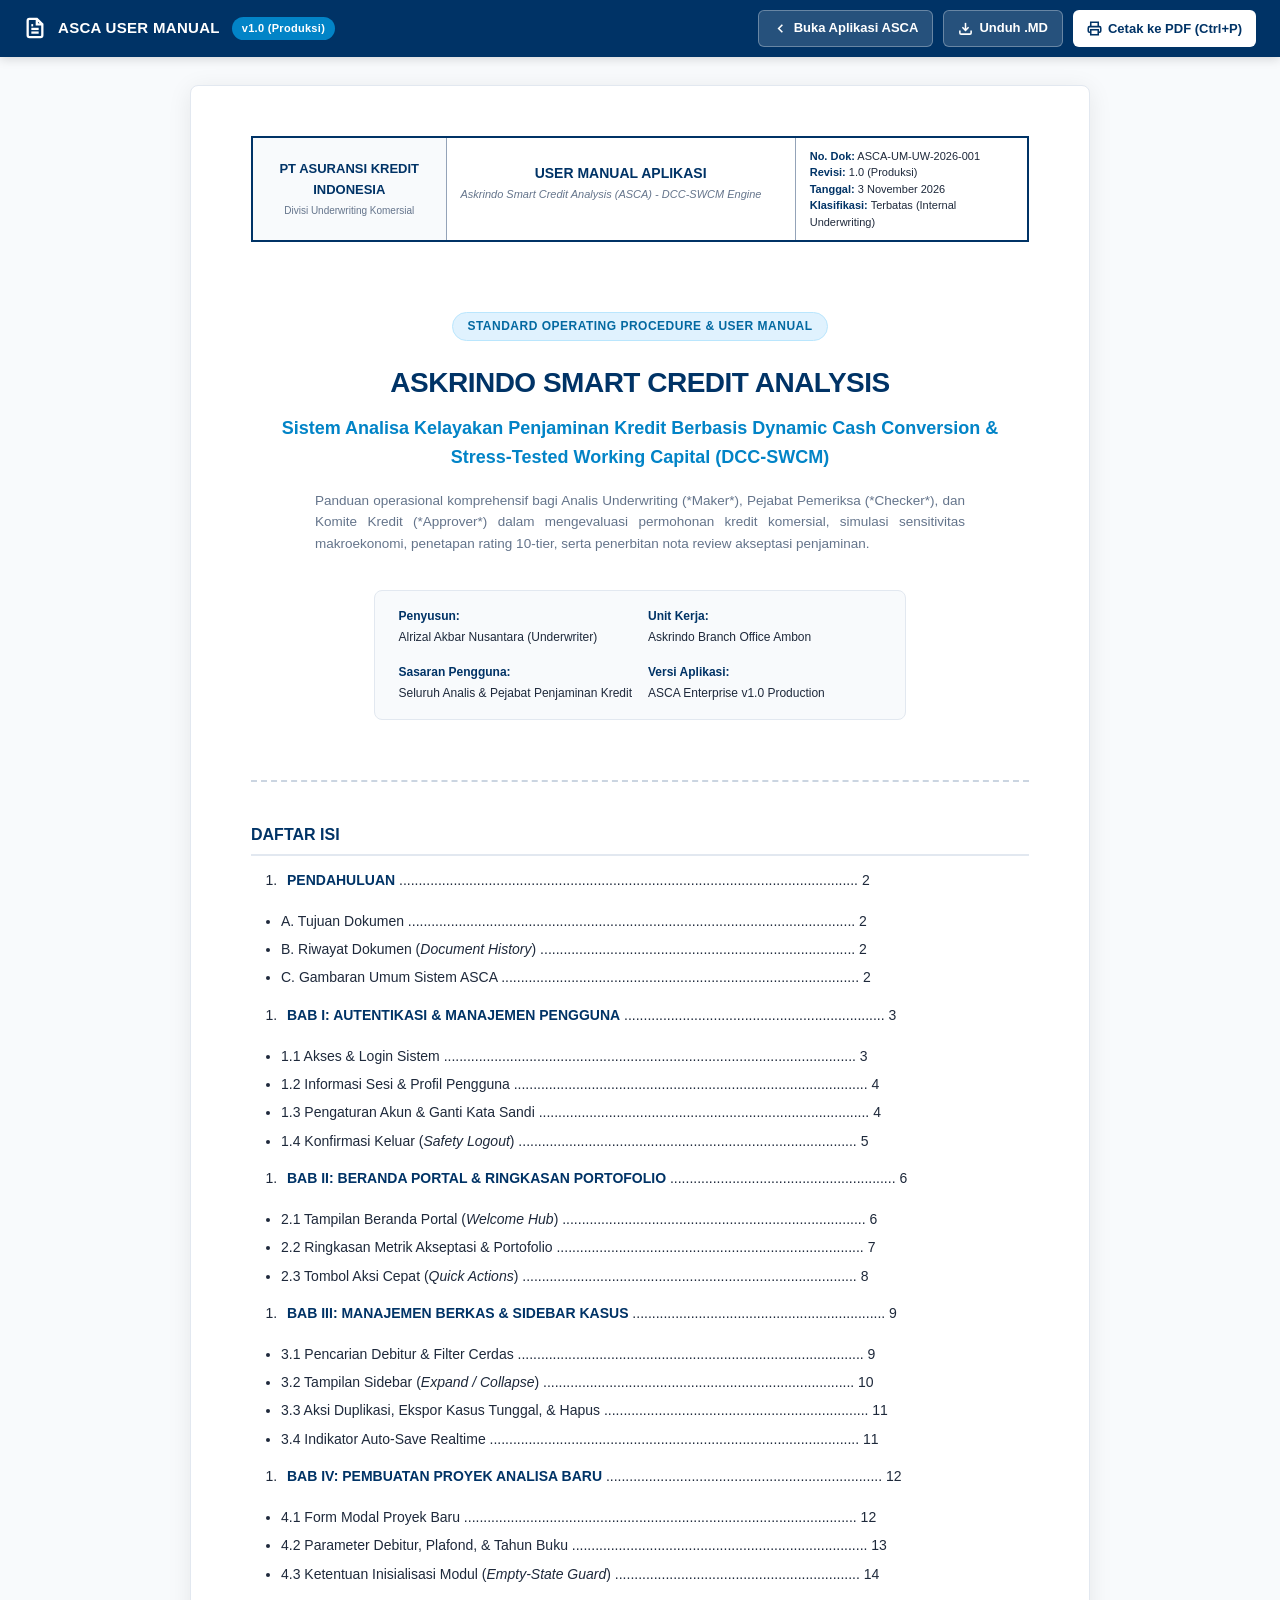
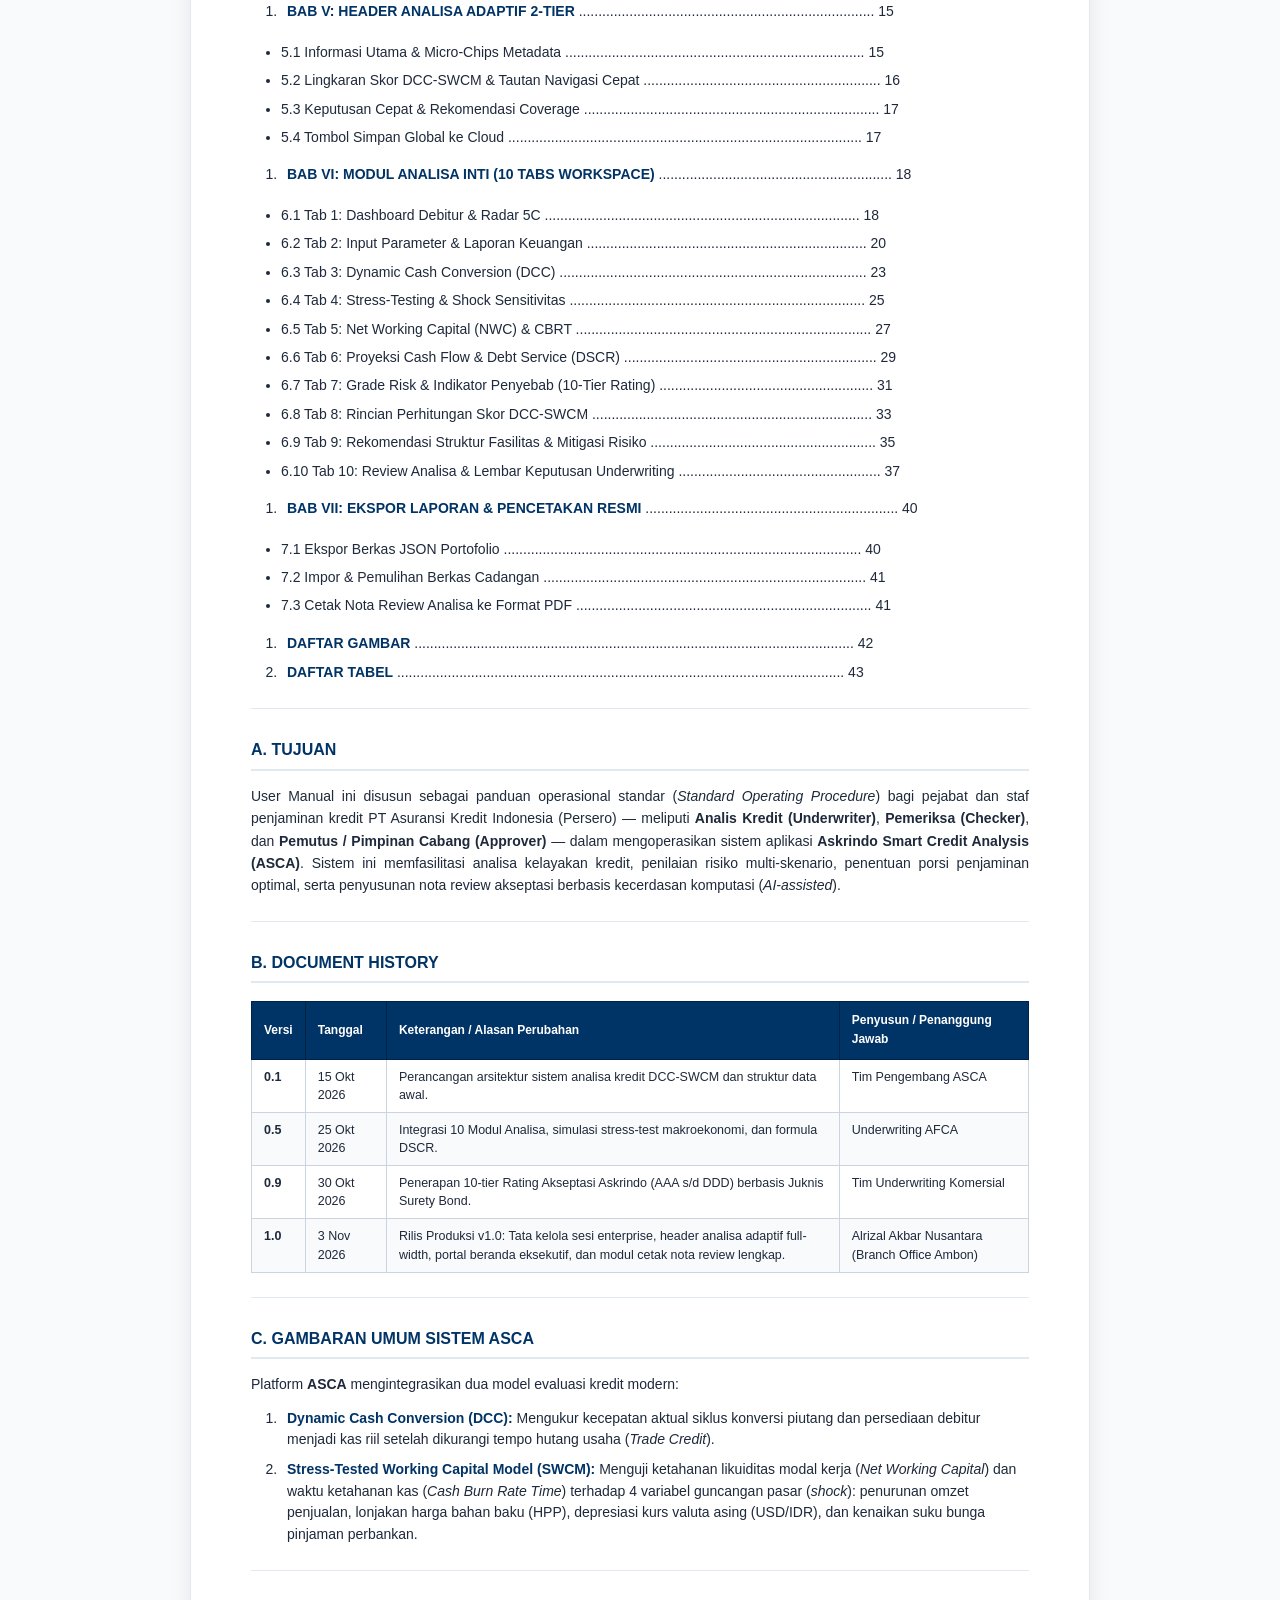
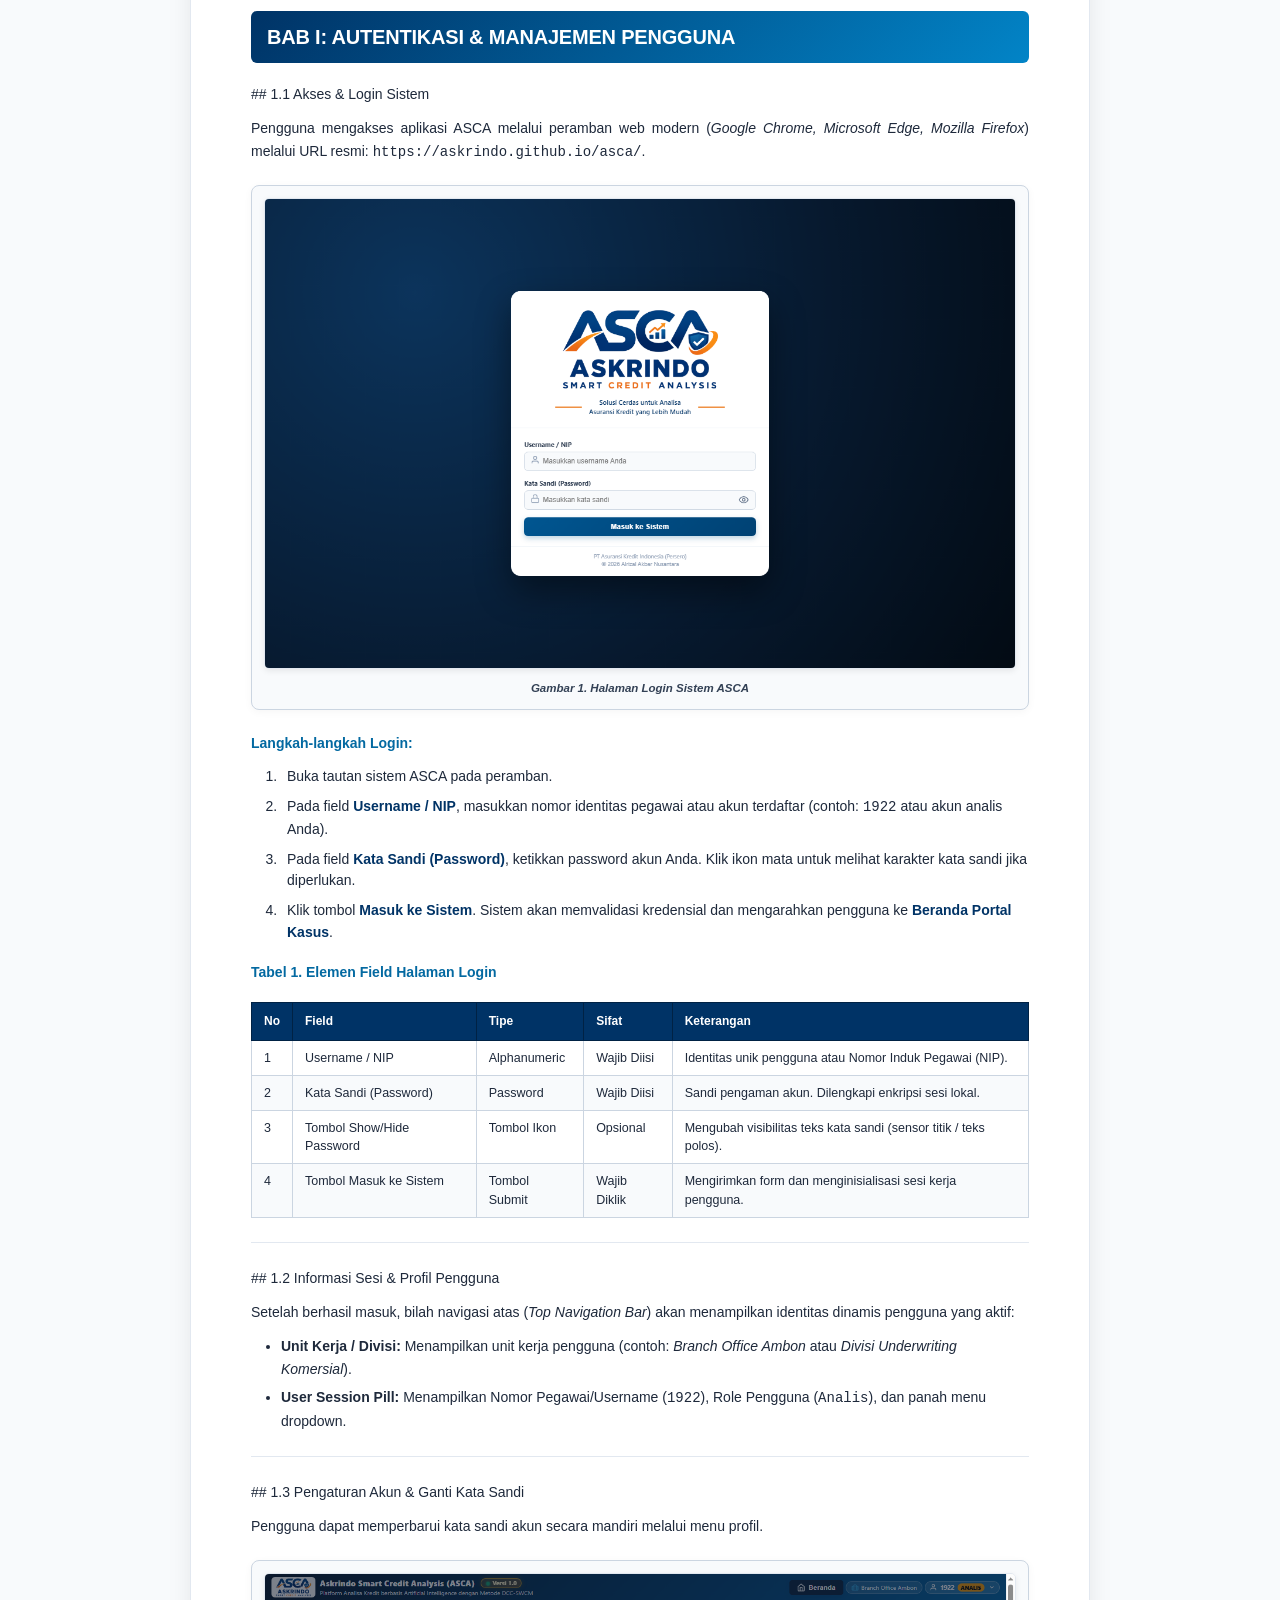
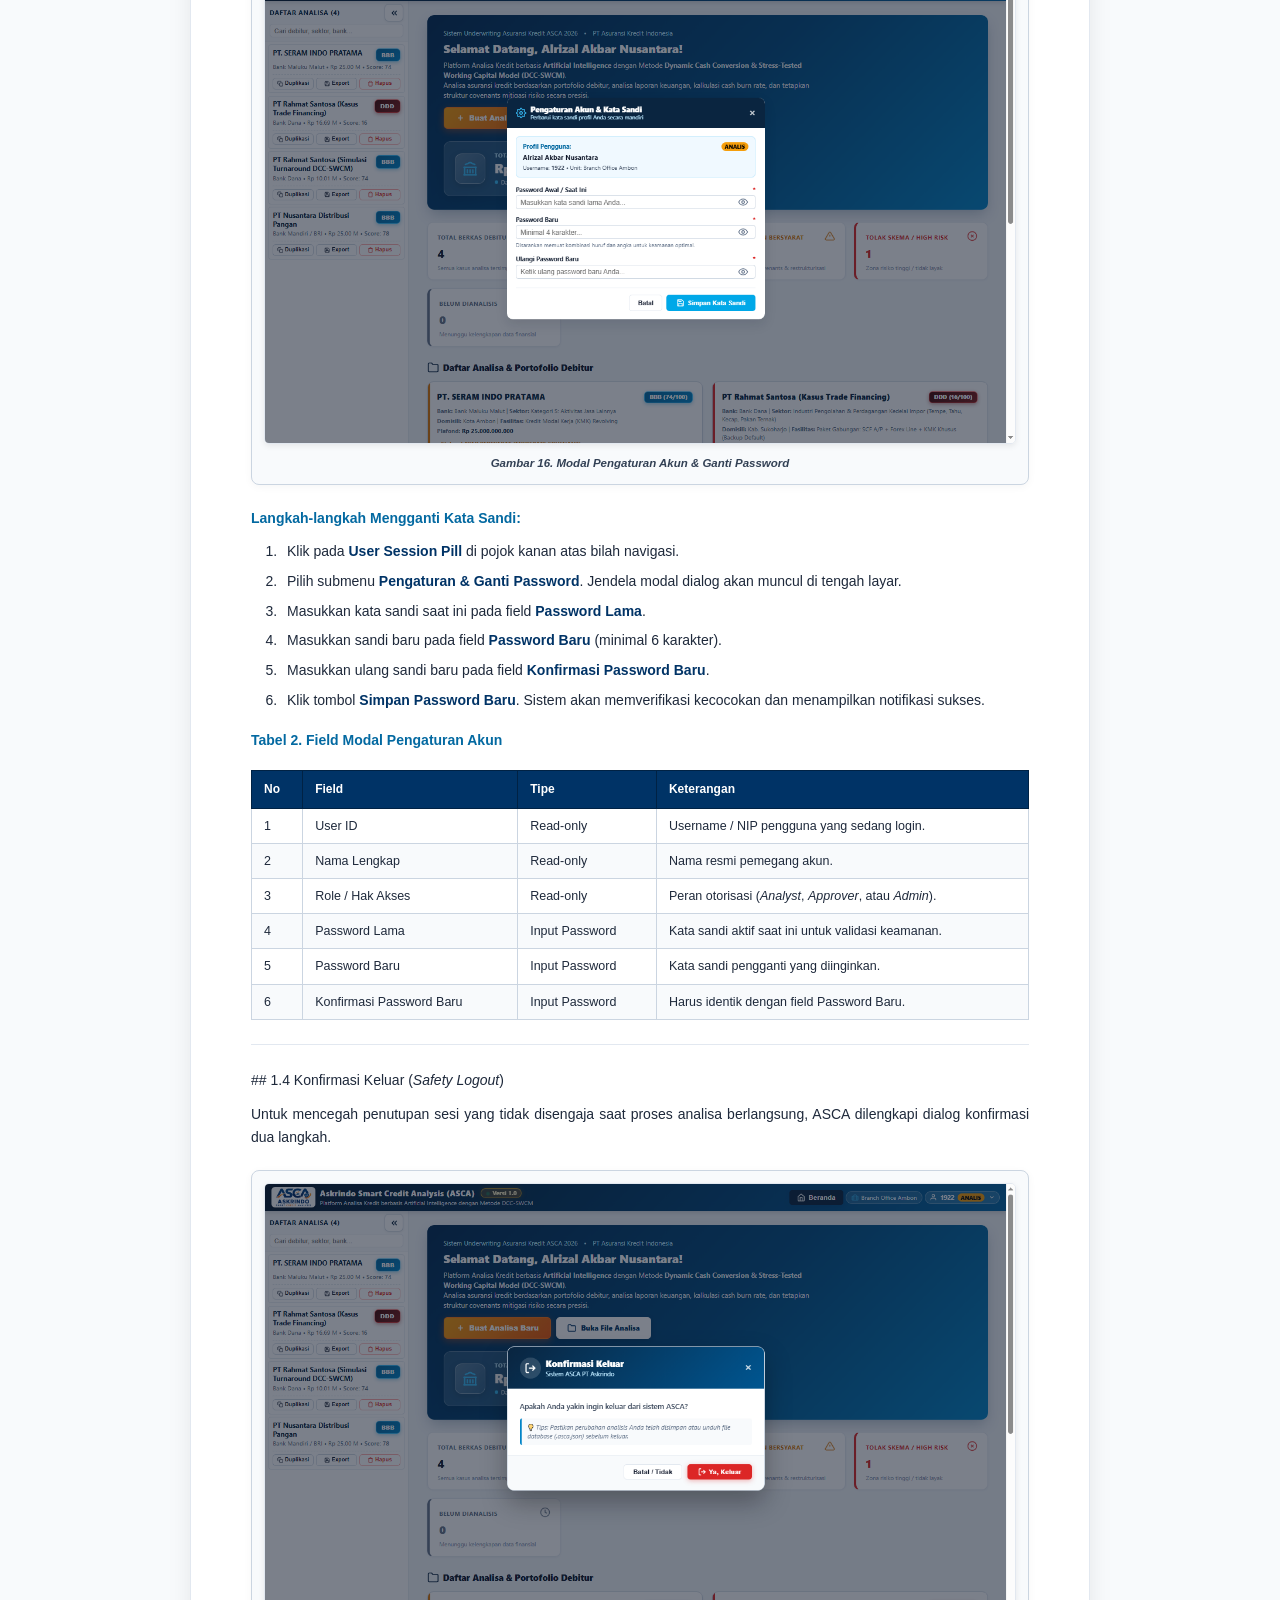
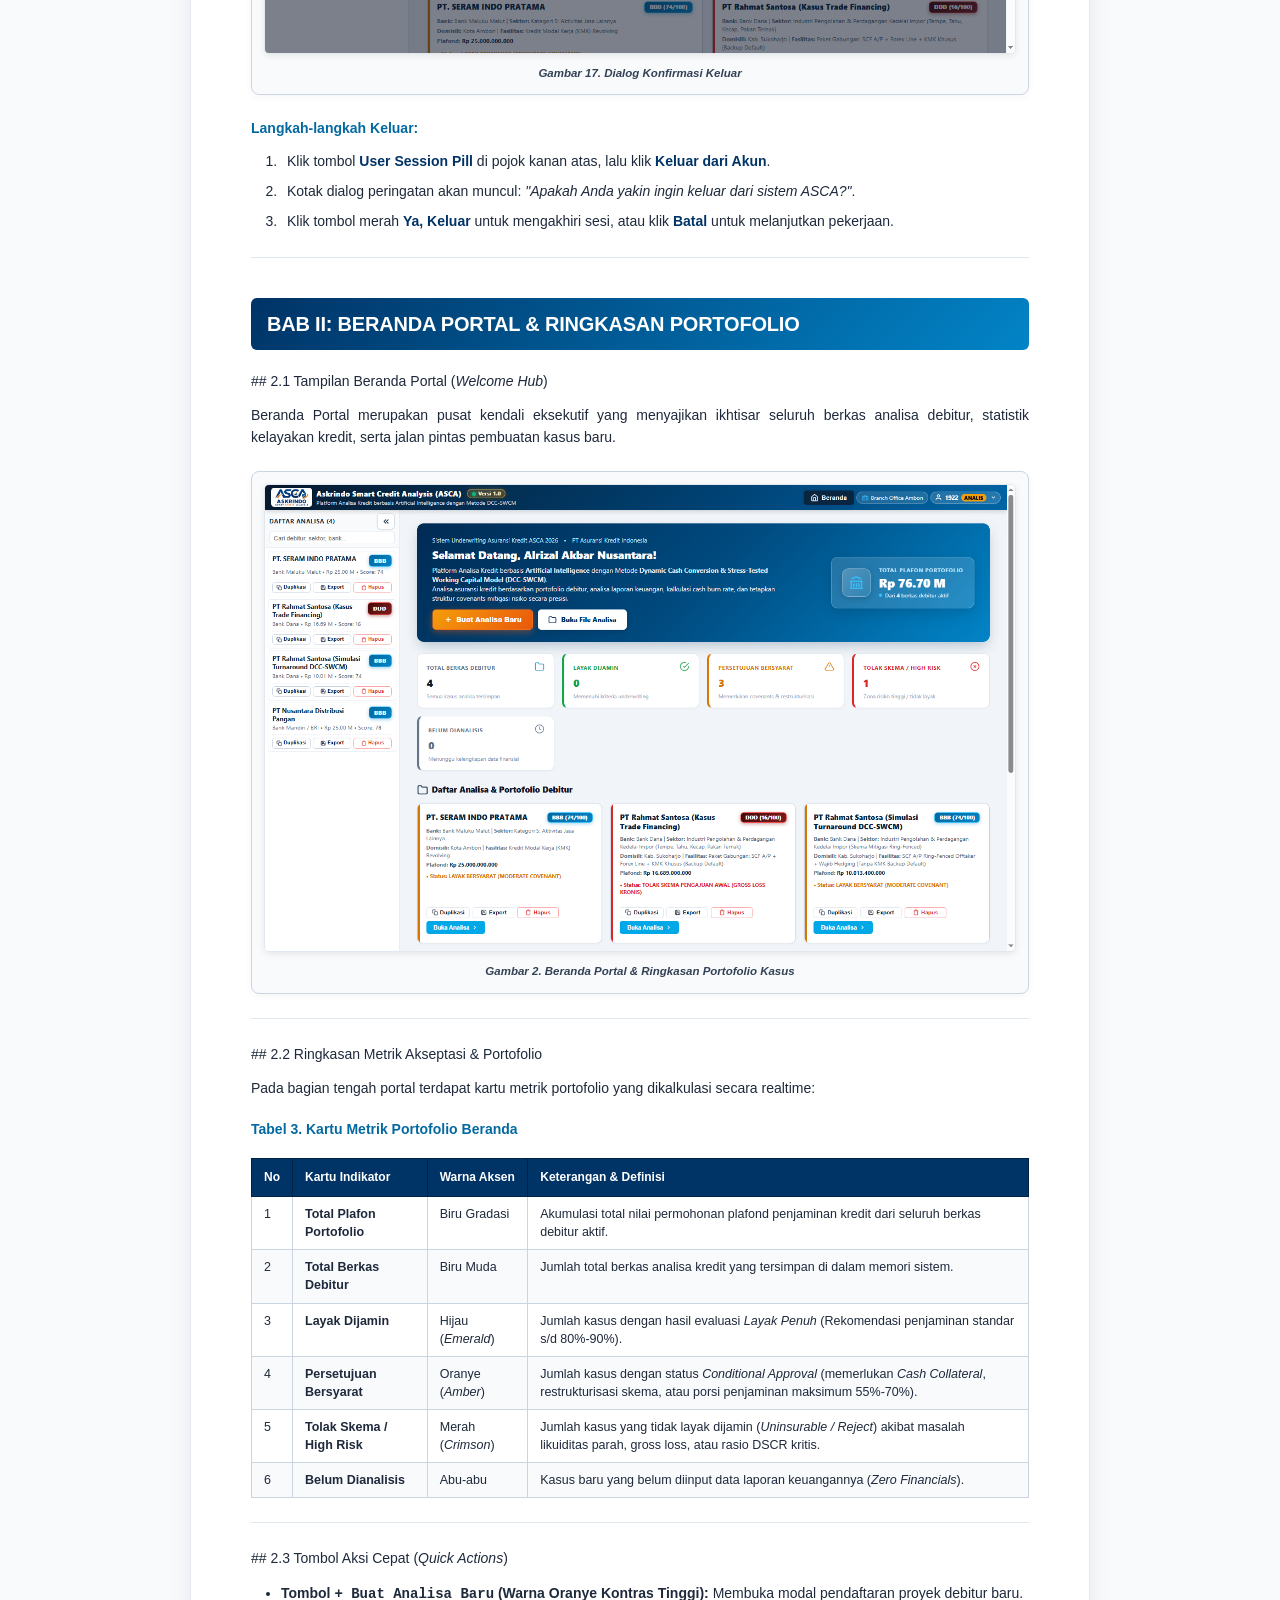
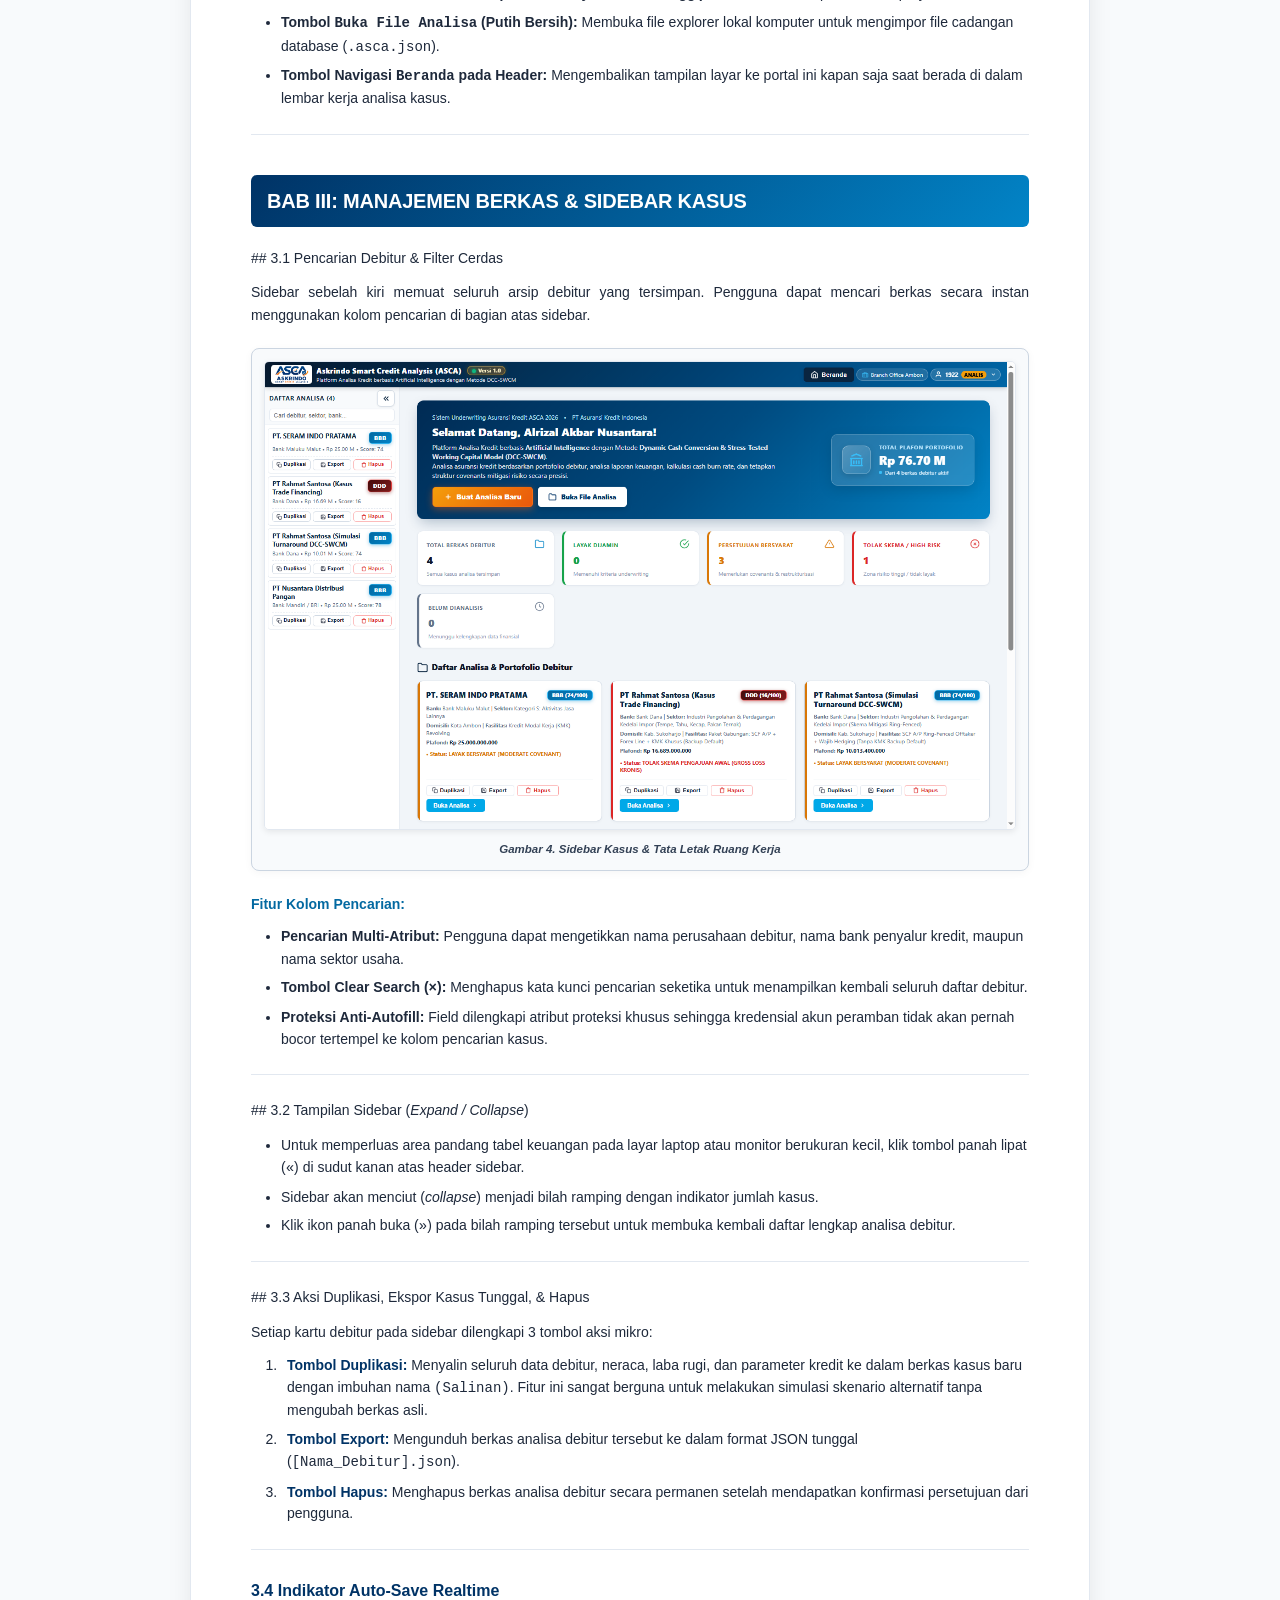
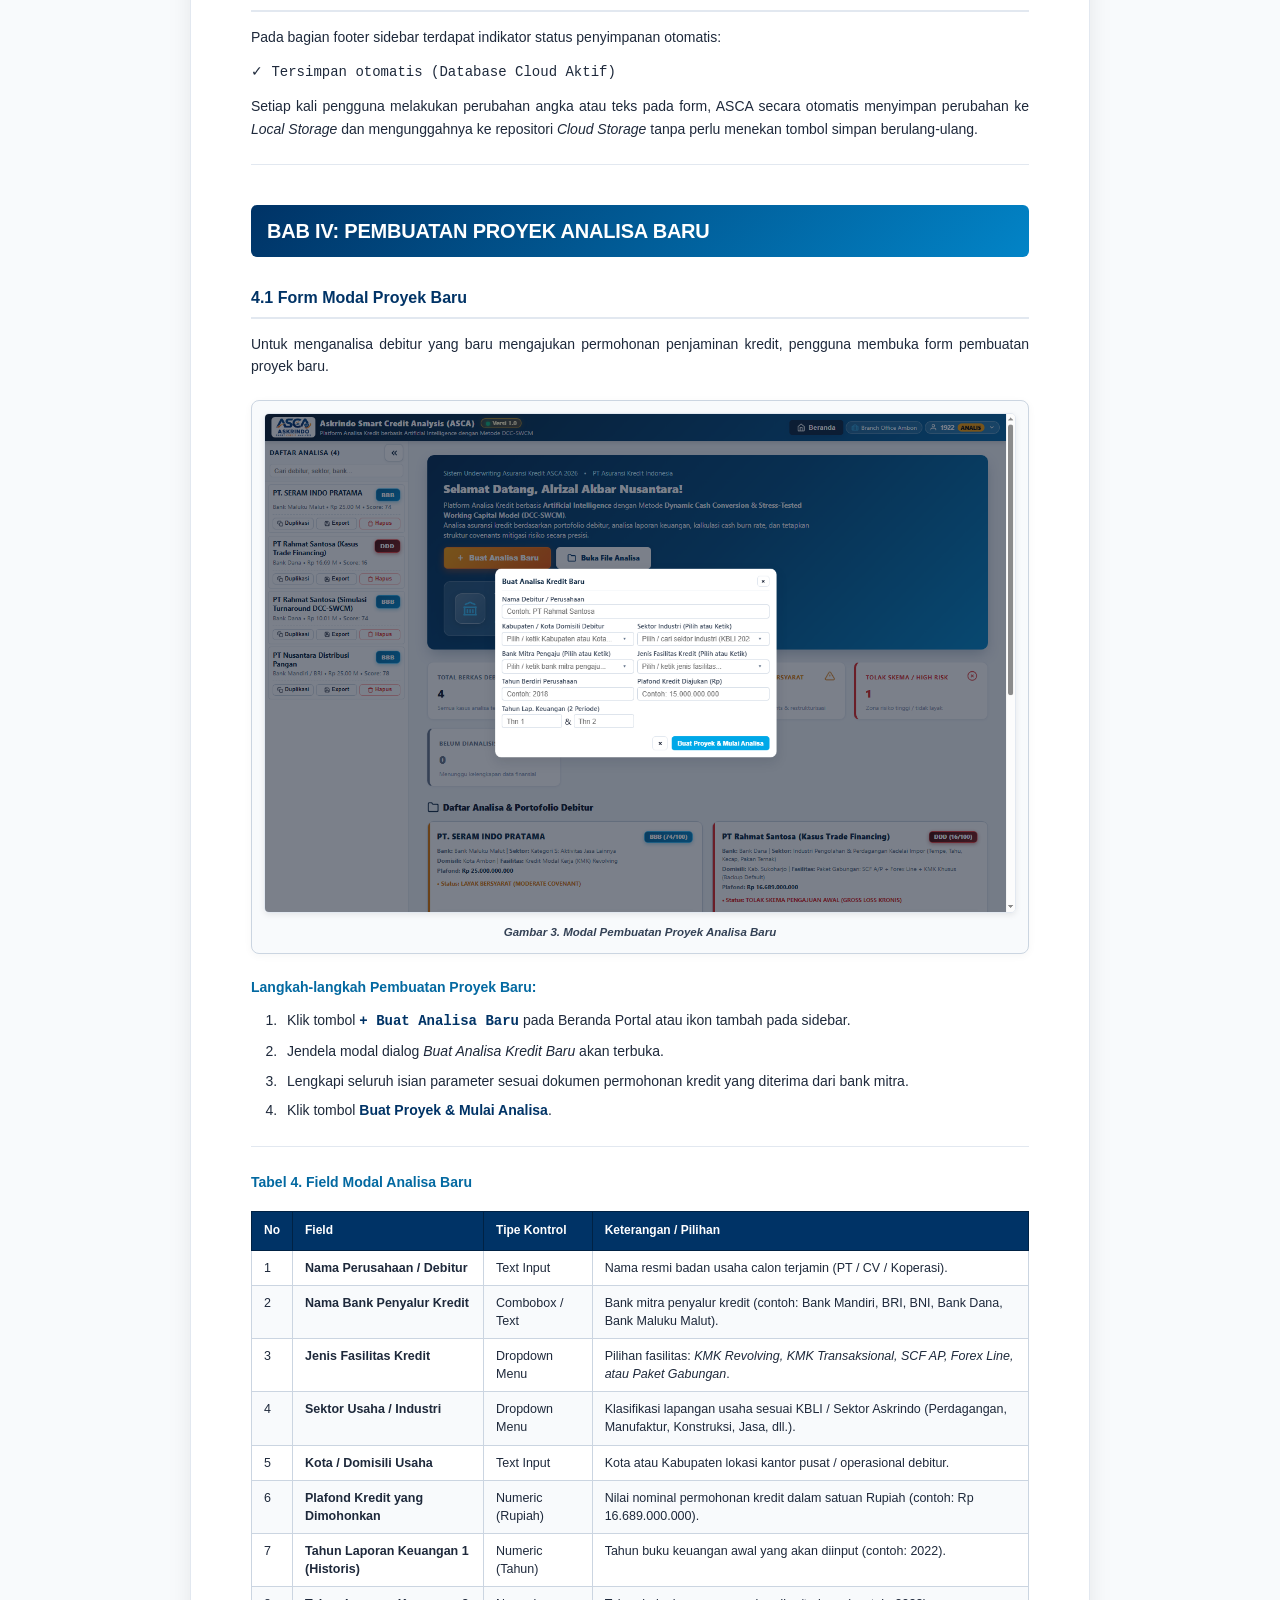
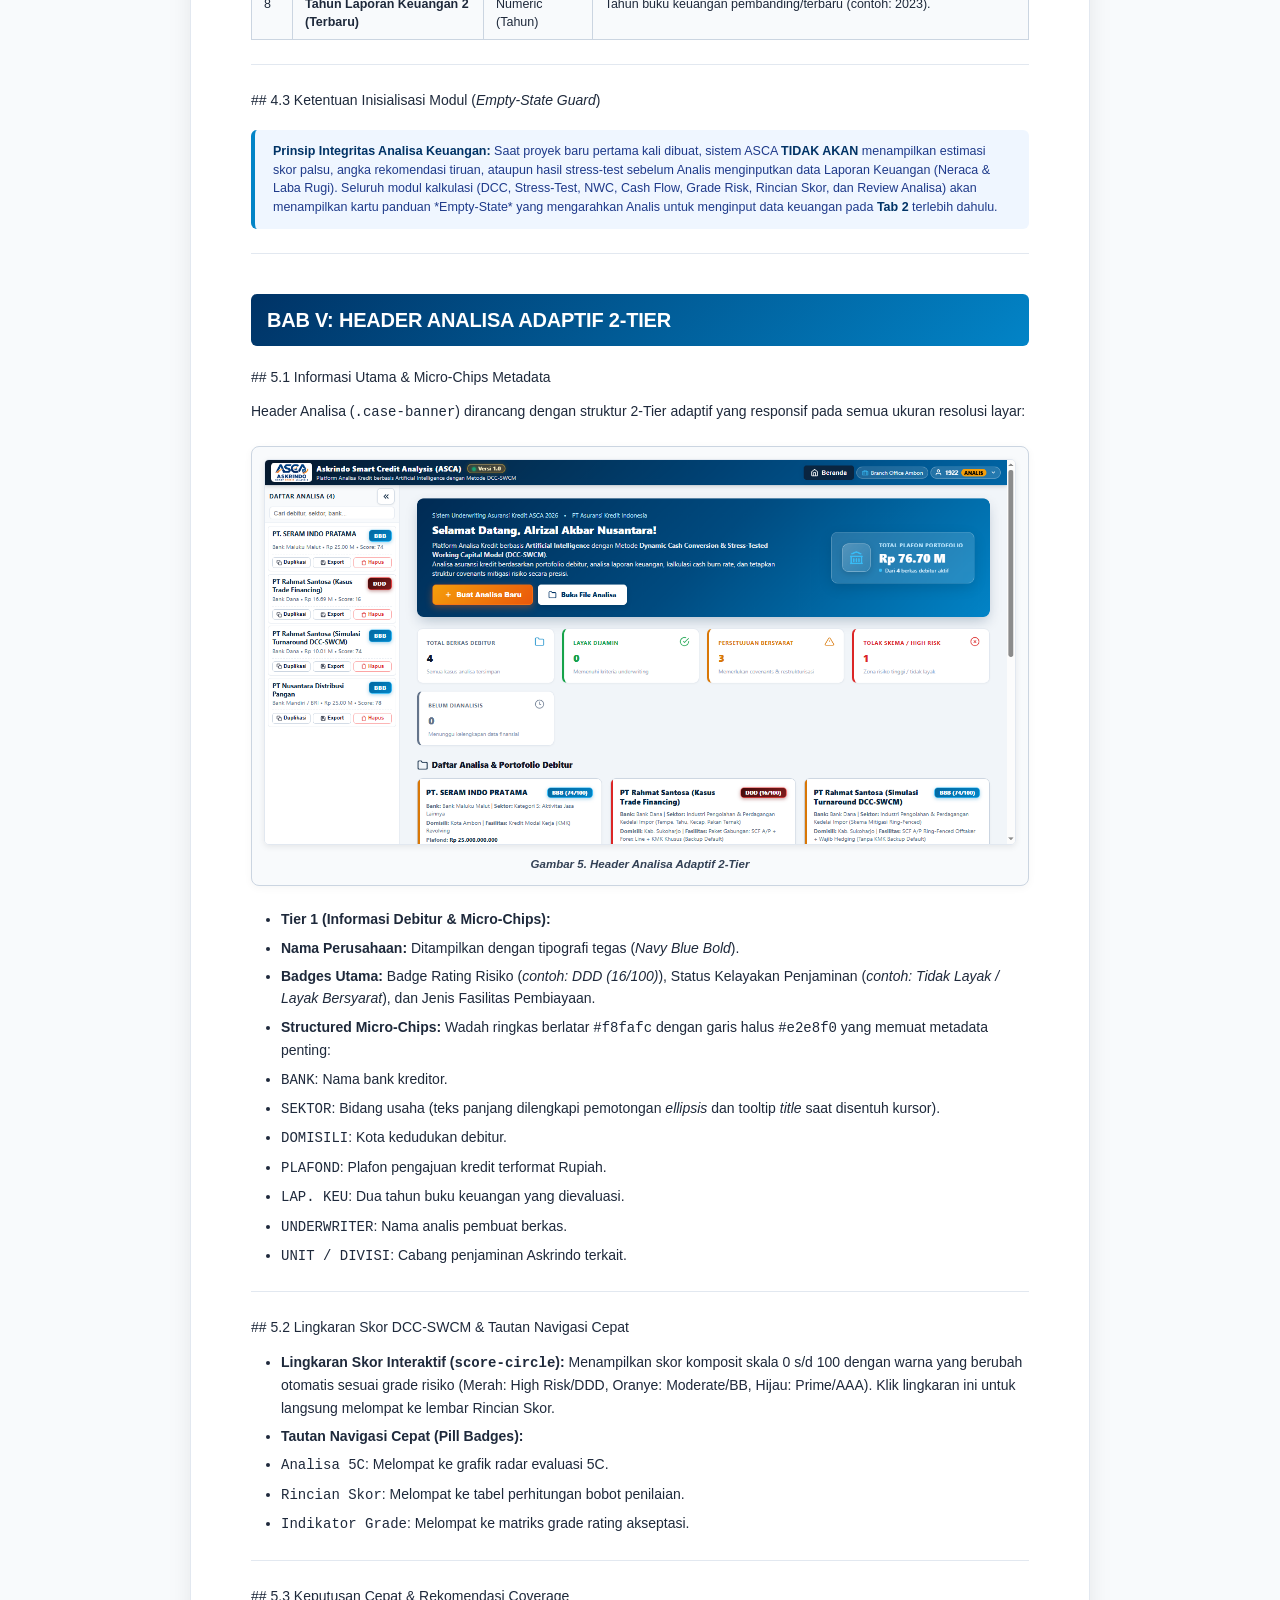
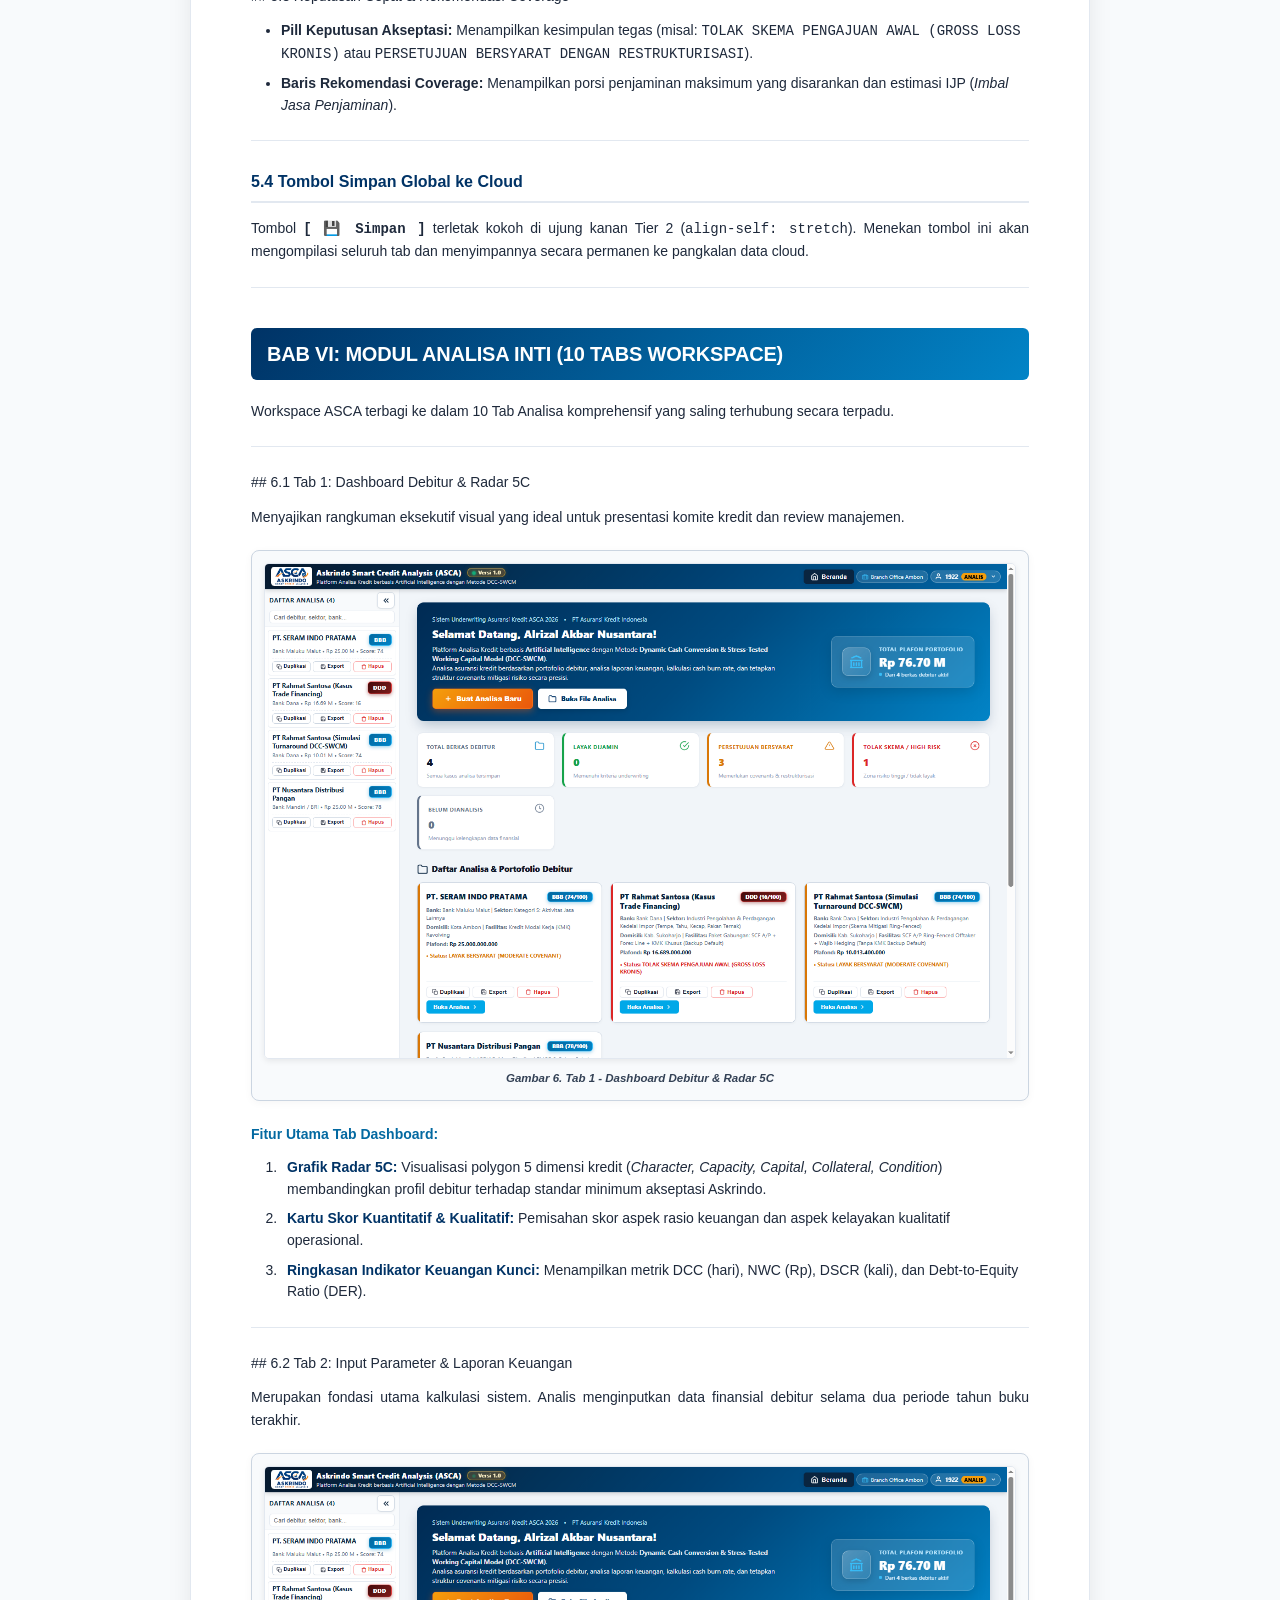
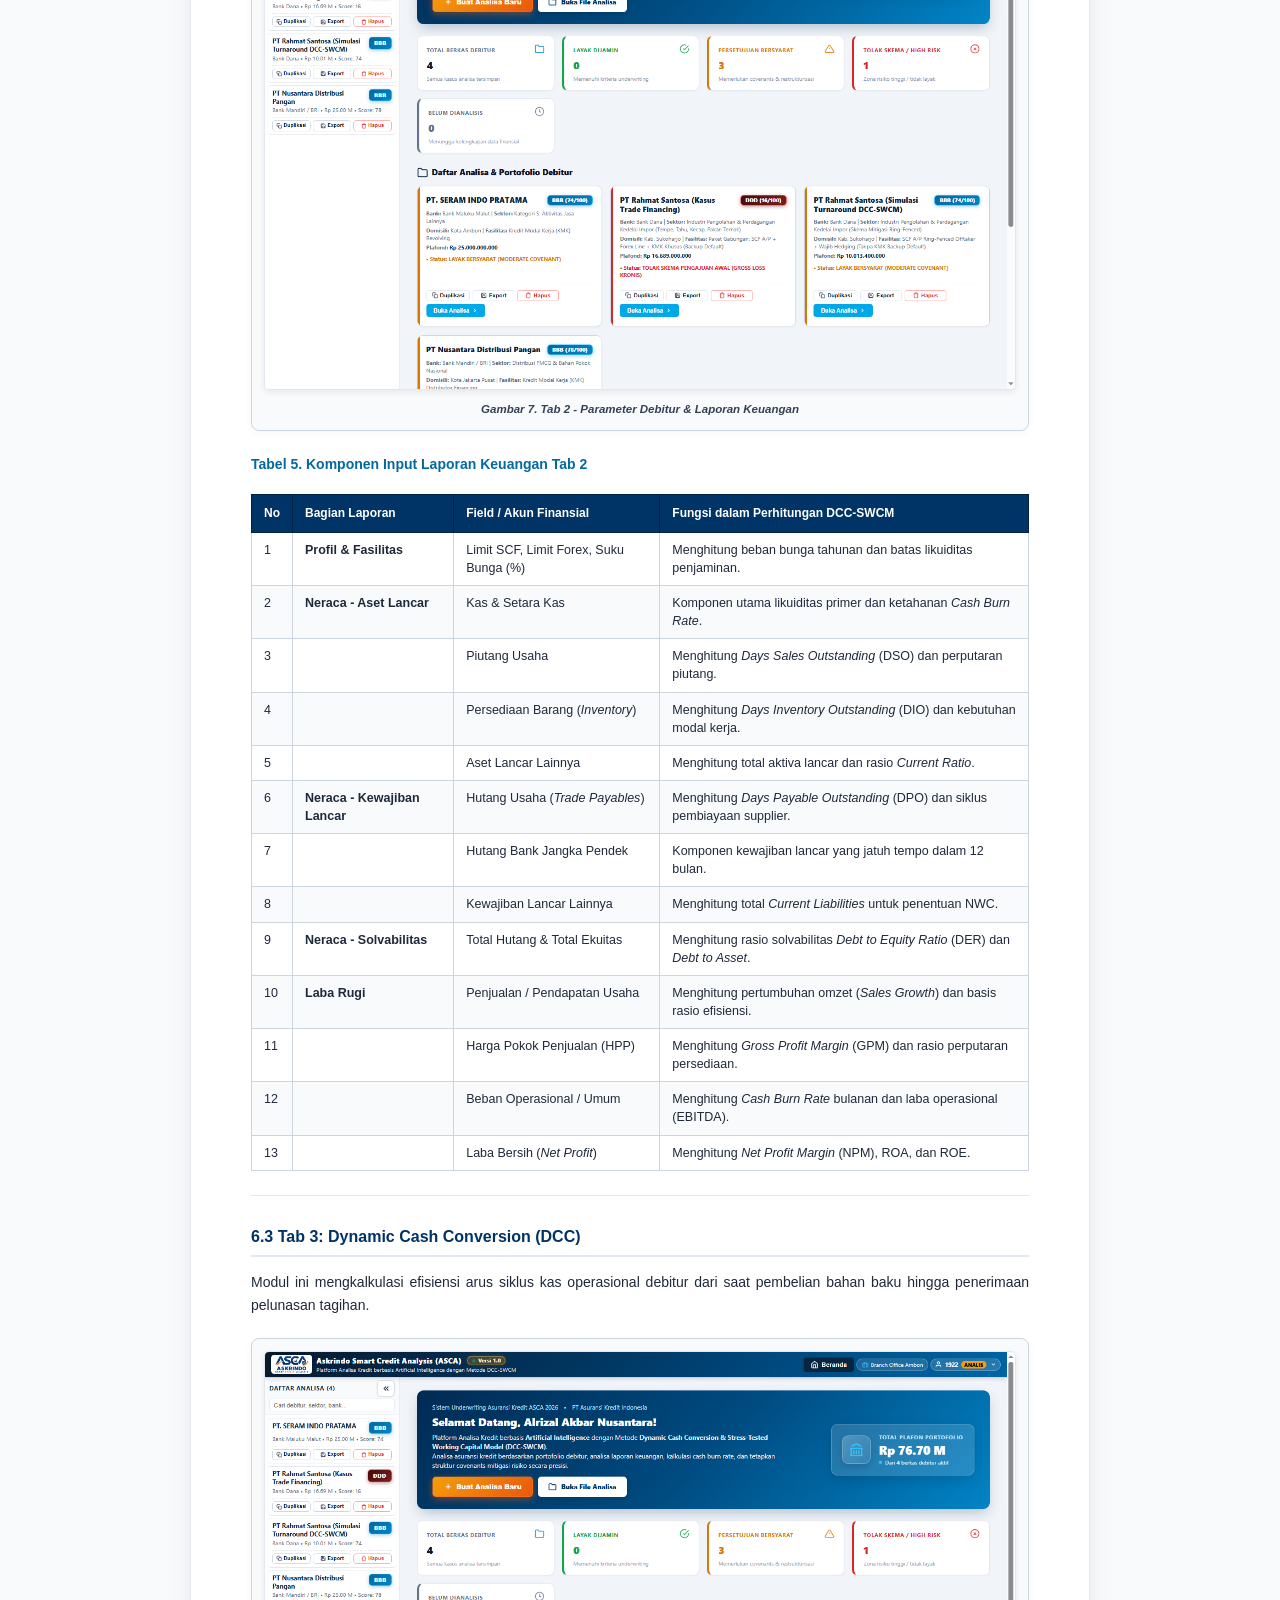
<file: docs/USER_MANUAL_ASCA.html>
﻿<!DOCTYPE html>
<html lang="id">
<head>
  <meta charset="UTF-8">
  <meta name="viewport" content="width=device-width, initial-scale=1.0">
  <title>User Manual - Askrindo Smart Credit Analysis (ASCA)</title>
  <link rel="icon" type="image/svg+xml" href="../favicon.svg">
  <style>
    :root {
      --askrindo-navy: #003366;
      --askrindo-blue: #0284c7;
      --askrindo-light: #f0f7ff;
      --askrindo-accent: #0ea5e9;
      --askrindo-gold: #d97706;
      --text-main: #1e293b;
      --text-muted: #64748b;
      --border-color: #cbd5e1;
      --bg-page: #f8fafc;
    }

    * {
      box-sizing: border-box;
      margin: 0;
      padding: 0;
    }

    body {
      font-family: -apple-system, BlinkMacSystemFont, "Segoe UI", Roboto, "Helvetica Neue", Arial, sans-serif;
      color: var(--text-main);
      background: var(--bg-page);
      line-height: 1.6;
      font-size: 14px;
      -webkit-font-smoothing: antialiased;
    }

    /* FLOATING TOP ACTION BAR */
    .top-action-bar {
      position: sticky;
      top: 0;
      z-index: 1000;
      background: #003366;
      color: #ffffff;
      padding: 10px 24px;
      display: flex;
      justify-content: space-between;
      align-items: center;
      box-shadow: 0 2px 10px rgba(0, 0, 0, 0.15);
    }

    .top-action-bar .brand {
      display: flex;
      align-items: center;
      gap: 12px;
      font-weight: 700;
      font-size: 15px;
      letter-spacing: 0.3px;
    }

    .top-action-bar .doc-badge {
      background: #0284c7;
      padding: 3px 10px;
      border-radius: 999px;
      font-size: 11px;
      font-weight: 600;
    }

    .top-action-bar .actions {
      display: flex;
      gap: 10px;
    }

    .btn-action {
      display: inline-flex;
      align-items: center;
      gap: 6px;
      padding: 7px 14px;
      font-size: 13px;
      font-weight: 600;
      border-radius: 6px;
      text-decoration: none;
      cursor: pointer;
      border: none;
      transition: all 0.2s;
    }

    .btn-print {
      background: #ffffff;
      color: #003366;
    }

    .btn-print:hover {
      background: #e0f2fe;
      transform: translateY(-1px);
    }

    .btn-back {
      background: rgba(255, 255, 255, 0.15);
      color: #ffffff;
      border: 1px solid rgba(255, 255, 255, 0.3);
    }

    .btn-back:hover {
      background: rgba(255, 255, 255, 0.25);
    }

    /* DOCUMENT CONTAINER (A4 SIMULATED ON SCREEN) */
    .document-wrapper {
      max-width: 900px;
      margin: 28px auto 60px;
      background: #ffffff;
      padding: 50px 60px;
      box-shadow: 0 4px 25px rgba(0, 0, 0, 0.08);
      border-radius: 8px;
      border: 1px solid #e2e8f0;
    }

    /* DOCUMENT HEADER TABLE */
    .doc-control-box {
      width: 100%;
      border-collapse: collapse;
      margin-bottom: 30px;
      border: 2px solid var(--askrindo-navy);
      background: #ffffff;
    }

    .doc-control-box td {
      padding: 10px 14px;
      border: 1px solid #94a3b8;
      vertical-align: middle;
      font-size: 11.5px;
    }

    .doc-control-box .col-logo {
      width: 25%;
      text-align: center;
      background: #f8fafc;
    }

    .doc-control-box .col-title {
      width: 45%;
      text-align: center;
    }

    .doc-control-box .col-title h1 {
      font-size: 14px;
      color: var(--askrindo-navy);
      margin-bottom: 2px;
      text-transform: uppercase;
      font-weight: 800;
    }

    .doc-control-box .col-title p {
      font-size: 11px;
      color: var(--text-muted);
      font-style: italic;
    }

    .doc-control-box .col-meta {
      width: 30%;
      font-size: 11px;
      line-height: 1.5;
    }

    .doc-control-box .col-meta strong {
      color: var(--askrindo-navy);
    }

    /* COVER SECTION */
    .cover-section {
      text-align: center;
      padding: 40px 20px 60px;
      border-bottom: 2px dashed #cbd5e1;
      margin-bottom: 40px;
    }

    .cover-badge {
      display: inline-block;
      background: #e0f2fe;
      color: #0369a1;
      font-size: 12px;
      font-weight: 700;
      padding: 4px 14px;
      border-radius: 999px;
      margin-bottom: 20px;
      letter-spacing: 0.5px;
      text-transform: uppercase;
      border: 1px solid #bae6fd;
    }

    .cover-title {
      font-size: 28px;
      font-weight: 900;
      color: var(--askrindo-navy);
      margin-bottom: 8px;
      letter-spacing: -0.5px;
    }

    .cover-subtitle {
      font-size: 18px;
      font-weight: 700;
      color: #0284c7;
      margin-bottom: 18px;
    }

    .cover-desc {
      font-size: 13.5px;
      color: var(--text-muted);
      max-width: 650px;
      margin: 0 auto 35px;
      line-height: 1.6;
    }

    .cover-meta-grid {
      display: inline-grid;
      grid-template-columns: repeat(2, 1fr);
      gap: 16px;
      text-align: left;
      background: #f8fafc;
      padding: 16px 24px;
      border-radius: 8px;
      border: 1px solid #e2e8f0;
      font-size: 12px;
    }

    .cover-meta-grid div strong {
      color: var(--askrindo-navy);
      display: block;
      margin-bottom: 2px;
    }

    /* HEADINGS & CHAPTERS */
    h1.chapter-title {
      font-size: 20px;
      font-weight: 800;
      color: #ffffff;
      background: linear-gradient(135deg, #003366 0%, #0284c7 100%);
      padding: 10px 16px;
      border-radius: 6px;
      margin: 40px 0 20px;
      letter-spacing: -0.2px;
    }

    h2.section-title {
      font-size: 16px;
      font-weight: 800;
      color: var(--askrindo-navy);
      margin: 28px 0 14px;
      padding-bottom: 6px;
      border-bottom: 2px solid #e2e8f0;
      display: flex;
      align-items: center;
      gap: 8px;
    }

    h3.subsection-title {
      font-size: 14px;
      font-weight: 700;
      color: #0369a1;
      margin: 18px 0 10px;
    }

    p {
      margin-bottom: 12px;
      text-align: justify;
    }

    /* STEP-BY-STEP LISTS */
    ol.step-list {
      margin: 12px 0 18px 20px;
      padding-left: 10px;
    }

    ol.step-list li {
      margin-bottom: 8px;
      padding-left: 6px;
      line-height: 1.55;
    }

    ol.step-list li strong {
      color: var(--askrindo-navy);
    }

    ul.bullet-list {
      margin: 10px 0 16px 20px;
      padding-left: 10px;
    }

    ul.bullet-list li {
      margin-bottom: 6px;
    }

    /* SCREENSHOT FIGURE BOX */
    .figure-box {
      margin: 22px 0;
      text-align: center;
      background: #f8fafc;
      border: 1px solid #cbd5e1;
      border-radius: 8px;
      padding: 12px;
      box-shadow: 0 2px 8px rgba(0, 0, 0, 0.04);
    }

    .figure-box img {
      max-width: 100%;
      height: auto;
      border-radius: 5px;
      border: 1px solid #e2e8f0;
      box-shadow: 0 2px 6px rgba(0, 0, 0, 0.08);
      display: block;
      margin: 0 auto;
    }

    .figure-caption {
      margin-top: 10px;
      font-size: 11.5px;
      font-weight: 700;
      color: #334155;
      font-style: italic;
    }

    /* DATA TABLES */
    table.data-table {
      width: 100%;
      border-collapse: collapse;
      margin: 18px 0 24px;
      font-size: 12.5px;
      border: 1px solid #cbd5e1;
    }

    table.data-table th {
      background: #003366;
      color: #ffffff;
      padding: 9px 12px;
      font-weight: 700;
      text-align: left;
      border: 1px solid #002244;
      font-size: 12px;
    }

    table.data-table td {
      padding: 8px 12px;
      border: 1px solid #cbd5e1;
      vertical-align: top;
      line-height: 1.45;
    }

    table.data-table tr:nth-child(even) td {
      background: #f8fafc;
    }

    table.data-table tr:hover td {
      background: #f1f5f9;
    }

    /* ALERT / CALLOUT BOXES */
    .alert-box {
      margin: 18px 0;
      padding: 12px 18px;
      border-radius: 6px;
      font-size: 12.5px;
      line-height: 1.5;
      display: flex;
      gap: 12px;
      align-items: flex-start;
    }

    .alert-important {
      background: #eff6ff;
      border-left: 4px solid #0284c7;
      color: #1e3a8a;
    }

    .alert-important strong {
      color: #003366;
    }

    .alert-warning {
      background: #fffbeb;
      border-left: 4px solid #f59e0b;
      color: #92400e;
    }

    /* TABLE OF CONTENTS */
    .toc-box {
      background: #f8fafc;
      border: 1px solid #cbd5e1;
      border-radius: 8px;
      padding: 24px 30px;
      margin: 30px 0;
    }

    .toc-title {
      font-size: 16px;
      font-weight: 800;
      color: var(--askrindo-navy);
      margin-bottom: 16px;
      text-transform: uppercase;
      border-bottom: 2px solid #0284c7;
      padding-bottom: 6px;
    }

    .toc-list {
      list-style: none;
      padding: 0;
    }

    .toc-item {
      display: flex;
      justify-content: space-between;
      margin-bottom: 8px;
      font-size: 12.5px;
    }

    .toc-item.level-1 {
      font-weight: 700;
      color: var(--askrindo-navy);
      margin-top: 10px;
    }

    .toc-item.level-2 {
      padding-left: 18px;
      color: #475569;
    }

    .toc-dots {
      flex: 1;
      border-bottom: 1px dotted #94a3b8;
      margin: 0 8px 4px;
    }

    .toc-page {
      font-weight: 600;
      color: #0369a1;
    }

    /* FOOTER */
    .doc-footer {
      margin-top: 50px;
      padding-top: 18px;
      border-top: 1px solid #e2e8f0;
      display: flex;
      justify-content: space-between;
      font-size: 11px;
      color: var(--text-muted);
    }

    /* PRINT SPECIFIC STYLES */
    @media print {
      body {
        background: #ffffff !important;
        font-size: 11pt !important;
      }

      .no-print, .top-action-bar {
        display: none !important;
      }

      .document-wrapper {
        max-width: 100% !important;
        margin: 0 !important;
        padding: 0 !important;
        box-shadow: none !important;
        border: none !important;
      }

      .page-break {
        page-break-before: always !important;
        break-before: page !important;
      }

      .figure-box {
        box-shadow: none !important;
        border: 1px solid #94a3b8 !important;
        page-break-inside: avoid !important;
      }

      table.data-table {
        page-break-inside: avoid !important;
      }

      th {
        -webkit-print-color-adjust: exact !important;
        print-color-adjust: exact !important;
      }
    }
  </style>
</head>
<body>

  <!-- TOP ACTION BAR (SCREEN ONLY) -->
  <div class="top-action-bar no-print">
    <div class="brand">
      <svg width="22" height="22" viewBox="0 0 24 24" fill="none" stroke="currentColor" stroke-width="2.5"><path d="M14 2H6a2 2 0 0 0-2 2v16a2 2 0 0 0 2 2h12a2 2 0 0 0 2-2V8z"/><polyline points="14 2 14 8 20 8"/><line x1="16" y1="13" x2="8" y2="13"/><line x1="16" y1="17" x2="8" y2="17"/><polyline points="10 9 9 9 8 9"/></svg>
      <span>ASCA USER MANUAL</span>
      <span class="doc-badge">v1.0 (Produksi)</span>
    </div>
    <div class="actions">
      <a href="../index.html" class="btn-action btn-back">
        <svg width="15" height="15" viewBox="0 0 24 24" fill="none" stroke="currentColor" stroke-width="2.5"><polyline points="15 18 9 12 15 6"/></svg>
        Buka Aplikasi ASCA
      </a>
      <a href="USER_MANUAL_ASCA.md" download class="btn-action btn-back">
        <svg width="15" height="15" viewBox="0 0 24 24" fill="none" stroke="currentColor" stroke-width="2.5"><path d="M21 15v4a2 2 0 0 1-2 2H5a2 2 0 0 1-2-2v-4"/><polyline points="7 10 12 15 17 10"/><line x1="12" y1="15" x2="12" y2="3"/></svg>
        Unduh .MD
      </a>
      <button onclick="window.print()" class="btn-action btn-print">
        <svg width="15" height="15" viewBox="0 0 24 24" fill="none" stroke="currentColor" stroke-width="2.5"><polyline points="6 9 6 2 18 2 18 9"/><path d="M6 18H4a2 2 0 0 1-2-2v-5a2 2 0 0 1 2-2h16a2 2 0 0 1 2 2v5a2 2 0 0 1-2 2h-2"/><rect x="6" y="14" width="12" height="8"/></svg>
        Cetak ke PDF (Ctrl+P)
      </button>
    </div>
  </div>

  <div class="document-wrapper">

    <!-- DOCUMENT CONTROL HEADER -->
    <table class="doc-control-box">
      <tr>
        <td class="col-logo">
          <strong style="color:var(--askrindo-navy); font-size:13px; display:block;">PT ASURANSI KREDIT INDONESIA</strong>
          <span style="font-size:10px; color:var(--text-muted);">Divisi Underwriting Komersial</span>
        </td>
        <td class="col-title">
          <h1>USER MANUAL APLIKASI</h1>
          <p>Askrindo Smart Credit Analysis (ASCA) - DCC-SWCM Engine</p>
        </td>
        <td class="col-meta">
          <div><strong>No. Dok:</strong> ASCA-UM-UW-2026-001</div>
          <div><strong>Revisi:</strong> 1.0 (Produksi)</div>
          <div><strong>Tanggal:</strong> 3 November 2026</div>
          <div><strong>Klasifikasi:</strong> Terbatas (Internal Underwriting)</div>
        </td>
      </tr>
    </table>

    <!-- COVER SECTION -->
    <div class="cover-section">
      <div class="cover-badge">STANDARD OPERATING PROCEDURE & USER MANUAL</div>
      <h1 class="cover-title">ASKRINDO SMART CREDIT ANALYSIS</h1>
      <div class="cover-subtitle">Sistem Analisa Kelayakan Penjaminan Kredit Berbasis Dynamic Cash Conversion & Stress-Tested Working Capital (DCC-SWCM)</div>
      <p class="cover-desc">
        Panduan operasional komprehensif bagi Analis Underwriting (*Maker*), Pejabat Pemeriksa (*Checker*), dan Komite Kredit (*Approver*) dalam mengevaluasi permohonan kredit komersial, simulasi sensitivitas makroekonomi, penetapan rating 10-tier, serta penerbitan nota review akseptasi penjaminan.
      </p>

      <div class="cover-meta-grid">
        <div><strong>Penyusun:</strong> Alrizal Akbar Nusantara (Underwriter)</div>
        <div><strong>Unit Kerja:</strong> Askrindo Branch Office Ambon</div>
        <div><strong>Sasaran Pengguna:</strong> Seluruh Analis & Pejabat Penjaminan Kredit</div>
        <div><strong>Versi Aplikasi:</strong> ASCA Enterprise v1.0 Production</div>
      </div>
    </div>
<h2 class='section-title'>DAFTAR ISI</h2>
<ol class='step-list'>
<li><strong>PENDAHULUAN</strong> ...................................................................................................................... 2</li>
</ol>
<ul class='bullet-list'>
<li>A. Tujuan Dokumen ................................................................................................................... 2</li>
<li>B. Riwayat Dokumen (<em>Document History</em>) ................................................................................. 2</li>
<li>C. Gambaran Umum Sistem ASCA ............................................................................................ 2</li>
</ul>
<ol class='step-list'>
<li><strong>BAB I: AUTENTIKASI & MANAJEMEN PENGGUNA</strong> ................................................................... 3</li>
</ol>
<ul class='bullet-list'>
<li>1.1 Akses & Login Sistem .......................................................................................................... 3</li>
<li>1.2 Informasi Sesi & Profil Pengguna ........................................................................................... 4</li>
<li>1.3 Pengaturan Akun & Ganti Kata Sandi ..................................................................................... 4</li>
<li>1.4 Konfirmasi Keluar (<em>Safety Logout</em>) ....................................................................................... 5</li>
</ul>
<ol class='step-list'>
<li><strong>BAB II: BERANDA PORTAL & RINGKASAN PORTOFOLIO</strong> .......................................................... 6</li>
</ol>
<ul class='bullet-list'>
<li>2.1 Tampilan Beranda Portal (<em>Welcome Hub</em>) .............................................................................. 6</li>
<li>2.2 Ringkasan Metrik Akseptasi & Portofolio ............................................................................... 7</li>
<li>2.3 Tombol Aksi Cepat (<em>Quick Actions</em>) ...................................................................................... 8</li>
</ul>
<ol class='step-list'>
<li><strong>BAB III: MANAJEMEN BERKAS & SIDEBAR KASUS</strong> ................................................................. 9</li>
</ol>
<ul class='bullet-list'>
<li>3.1 Pencarian Debitur & Filter Cerdas ......................................................................................... 9</li>
<li>3.2 Tampilan Sidebar (<em>Expand / Collapse</em>) ................................................................................ 10</li>
<li>3.3 Aksi Duplikasi, Ekspor Kasus Tunggal, & Hapus .................................................................... 11</li>
<li>3.4 Indikator Auto-Save Realtime ............................................................................................... 11</li>
</ul>
<ol class='step-list'>
<li><strong>BAB IV: PEMBUATAN PROYEK ANALISA BARU</strong> ....................................................................... 12</li>
</ol>
<ul class='bullet-list'>
<li>4.1 Form Modal Proyek Baru ..................................................................................................... 12</li>
<li>4.2 Parameter Debitur, Plafond, & Tahun Buku ............................................................................ 13</li>
<li>4.3 Ketentuan Inisialisasi Modul (<em>Empty-State Guard</em>) ............................................................... 14</li>
</ul>
<ol class='step-list'>
<li><strong>BAB V: HEADER ANALISA ADAPTIF 2-TIER</strong> ............................................................................ 15</li>
</ol>
<ul class='bullet-list'>
<li>5.1 Informasi Utama & Micro-Chips Metadata ............................................................................. 15</li>
<li>5.2 Lingkaran Skor DCC-SWCM & Tautan Navigasi Cepat ............................................................. 16</li>
<li>5.3 Keputusan Cepat & Rekomendasi Coverage ............................................................................ 17</li>
<li>5.4 Tombol Simpan Global ke Cloud ........................................................................................... 17</li>
</ul>
<ol class='step-list'>
<li><strong>BAB VI: MODUL ANALISA INTI (10 TABS WORKSPACE)</strong> ............................................................ 18</li>
</ol>
<ul class='bullet-list'>
<li>6.1 Tab 1: Dashboard Debitur & Radar 5C ................................................................................. 18</li>
<li>6.2 Tab 2: Input Parameter & Laporan Keuangan ........................................................................ 20</li>
<li>6.3 Tab 3: Dynamic Cash Conversion (DCC) ............................................................................... 23</li>
<li>6.4 Tab 4: Stress-Testing & Shock Sensitivitas ............................................................................ 25</li>
<li>6.5 Tab 5: Net Working Capital (NWC) & CBRT ............................................................................ 27</li>
<li>6.6 Tab 6: Proyeksi Cash Flow & Debt Service (DSCR) ................................................................. 29</li>
<li>6.7 Tab 7: Grade Risk & Indikator Penyebab (10-Tier Rating) ....................................................... 31</li>
<li>6.8 Tab 8: Rincian Perhitungan Skor DCC-SWCM ........................................................................ 33</li>
<li>6.9 Tab 9: Rekomendasi Struktur Fasilitas & Mitigasi Risiko .......................................................... 35</li>
<li>6.10 Tab 10: Review Analisa & Lembar Keputusan Underwriting .................................................... 37</li>
</ul>
<ol class='step-list'>
<li><strong>BAB VII: EKSPOR LAPORAN & PENCETAKAN RESMI</strong> ................................................................. 40</li>
</ol>
<ul class='bullet-list'>
<li>7.1 Ekspor Berkas JSON Portofolio ............................................................................................ 40</li>
<li>7.2 Impor & Pemulihan Berkas Cadangan ................................................................................... 41</li>
<li>7.3 Cetak Nota Review Analisa ke Format PDF ............................................................................ 41</li>
</ul>
<ol class='step-list'>
<li><strong>DAFTAR GAMBAR</strong> ................................................................................................................. 42</li>
<li><strong>DAFTAR TABEL</strong> ................................................................................................................... 43</li>
</ol>
<hr style='border:0; border-top:1px solid #e2e8f0; margin:24px 0;'>
<h2 class='section-title'>A. TUJUAN</h2>
<p>User Manual ini disusun sebagai panduan operasional standar (<em>Standard Operating Procedure</em>) bagi pejabat dan staf penjaminan kredit PT Asuransi Kredit Indonesia (Persero) — meliputi <strong>Analis Kredit (Underwriter)</strong>, <strong>Pemeriksa (Checker)</strong>, dan <strong>Pemutus / Pimpinan Cabang (Approver)</strong> — dalam mengoperasikan sistem aplikasi <strong>Askrindo Smart Credit Analysis (ASCA)</strong>. Sistem ini memfasilitasi analisa kelayakan kredit, penilaian risiko multi-skenario, penentuan porsi penjaminan optimal, serta penyusunan nota review akseptasi berbasis kecerdasan komputasi (<em>AI-assisted</em>).</p>
<hr style='border:0; border-top:1px solid #e2e8f0; margin:24px 0;'>
<h2 class='section-title'>B. DOCUMENT HISTORY</h2>
<table class='data-table'><thead><tr>
<th>Versi</th>
<th>Tanggal</th>
<th>Keterangan / Alasan Perubahan</th>
<th>Penyusun / Penanggung Jawab</th>
</tr></thead><tbody>
<tr>
<td><strong>0.1</strong></td>
<td>15 Okt 2026</td>
<td>Perancangan arsitektur sistem analisa kredit DCC-SWCM dan struktur data awal.</td>
<td>Tim Pengembang ASCA</td>
</tr>
<tr>
<td><strong>0.5</strong></td>
<td>25 Okt 2026</td>
<td>Integrasi 10 Modul Analisa, simulasi stress-test makroekonomi, dan formula DSCR.</td>
<td>Underwriting AFCA</td>
</tr>
<tr>
<td><strong>0.9</strong></td>
<td>30 Okt 2026</td>
<td>Penerapan 10-tier Rating Akseptasi Askrindo (AAA s/d DDD) berbasis Juknis Surety Bond.</td>
<td>Tim Underwriting Komersial</td>
</tr>
<tr>
<td><strong>1.0</strong></td>
<td>3 Nov 2026</td>
<td>Rilis Produksi v1.0: Tata kelola sesi enterprise, header analisa adaptif full-width, portal beranda eksekutif, dan modul cetak nota review lengkap.</td>
<td>Alrizal Akbar Nusantara (Branch Office Ambon)</td>
</tr>
</tbody></table>
<hr style='border:0; border-top:1px solid #e2e8f0; margin:24px 0;'>
<h2 class='section-title'>C. GAMBARAN UMUM SISTEM ASCA</h2>
<p>Platform <strong>ASCA</strong> mengintegrasikan dua model evaluasi kredit modern:</p>
<ol class='step-list'>
<li><strong>Dynamic Cash Conversion (DCC):</strong> Mengukur kecepatan aktual siklus konversi piutang dan persediaan debitur menjadi kas riil setelah dikurangi tempo hutang usaha (<em>Trade Credit</em>).</li>
<li><strong>Stress-Tested Working Capital Model (SWCM):</strong> Menguji ketahanan likuiditas modal kerja (<em>Net Working Capital</em>) dan waktu ketahanan kas (<em>Cash Burn Rate Time</em>) terhadap 4 variabel guncangan pasar (<em>shock</em>): penurunan omzet penjualan, lonjakan harga bahan baku (HPP), depresiasi kurs valuta asing (USD/IDR), dan kenaikan suku bunga pinjaman perbankan.</li>
</ol>
<hr style='border:0; border-top:1px solid #e2e8f0; margin:24px 0;'>
<div class='page-break'></div>
<h1 class='chapter-title'>BAB I: AUTENTIKASI & MANAJEMEN PENGGUNA</h1>
<p>## 1.1 Akses & Login Sistem</p>
<p>Pengguna mengakses aplikasi ASCA melalui peramban web modern (<em>Google Chrome, Microsoft Edge, Mozilla Firefox</em>) melalui URL resmi: <code>https://askrindo.github.io/asca/</code>.</p>
<div class="figure-box">
  <img src="./manual_images/gambar_01_login_screen.png" alt="Gambar 1. Halaman Login Sistem ASCA" loading="lazy">
  <div class="figure-caption">Gambar 1. Halaman Login Sistem ASCA</div>
</div>
<h3 class='subsection-title'>Langkah-langkah Login:</h3>
<ol class='step-list'>
<li>Buka tautan sistem ASCA pada peramban.</li>
<li>Pada field <strong>Username / NIP</strong>, masukkan nomor identitas pegawai atau akun terdaftar (contoh: <code>1922</code> atau akun analis Anda).</li>
<li>Pada field <strong>Kata Sandi (Password)</strong>, ketikkan password akun Anda. Klik ikon mata untuk melihat karakter kata sandi jika diperlukan.</li>
<li>Klik tombol <strong>Masuk ke Sistem</strong>. Sistem akan memvalidasi kredensial dan mengarahkan pengguna ke <strong>Beranda Portal Kasus</strong>.</li>
</ol>
<h3 class='subsection-title'>Tabel 1. Elemen Field Halaman Login</h3>
<table class='data-table'><thead><tr>
<th>No</th>
<th>Field</th>
<th>Tipe</th>
<th>Sifat</th>
<th>Keterangan</th>
</tr></thead><tbody>
<tr>
<td>1</td>
<td>Username / NIP</td>
<td>Alphanumeric</td>
<td>Wajib Diisi</td>
<td>Identitas unik pengguna atau Nomor Induk Pegawai (NIP).</td>
</tr>
<tr>
<td>2</td>
<td>Kata Sandi (Password)</td>
<td>Password</td>
<td>Wajib Diisi</td>
<td>Sandi pengaman akun. Dilengkapi enkripsi sesi lokal.</td>
</tr>
<tr>
<td>3</td>
<td>Tombol Show/Hide Password</td>
<td>Tombol Ikon</td>
<td>Opsional</td>
<td>Mengubah visibilitas teks kata sandi (sensor titik / teks polos).</td>
</tr>
<tr>
<td>4</td>
<td>Tombol Masuk ke Sistem</td>
<td>Tombol Submit</td>
<td>Wajib Diklik</td>
<td>Mengirimkan form dan menginisialisasi sesi kerja pengguna.</td>
</tr>
</tbody></table>
<hr style='border:0; border-top:1px solid #e2e8f0; margin:24px 0;'>
<p>## 1.2 Informasi Sesi & Profil Pengguna</p>
<p>Setelah berhasil masuk, bilah navigasi atas (<em>Top Navigation Bar</em>) akan menampilkan identitas dinamis pengguna yang aktif:</p>
<ul class='bullet-list'>
<li><strong>Unit Kerja / Divisi:</strong> Menampilkan unit kerja pengguna (contoh: <em>Branch Office Ambon</em> atau <em>Divisi Underwriting Komersial</em>).</li>
<li><strong>User Session Pill:</strong> Menampilkan Nomor Pegawai/Username (<code>1922</code>), Role Pengguna (<code>Analis</code>), dan panah menu dropdown.</li>
</ul>
<hr style='border:0; border-top:1px solid #e2e8f0; margin:24px 0;'>
<p>## 1.3 Pengaturan Akun & Ganti Kata Sandi</p>
<p>Pengguna dapat memperbarui kata sandi akun secara mandiri melalui menu profil.</p>
<div class="figure-box">
  <img src="./manual_images/gambar_16_pengaturan_user.png" alt="Gambar 16. Modal Pengaturan Akun & Ganti Password" loading="lazy">
  <div class="figure-caption">Gambar 16. Modal Pengaturan Akun & Ganti Password</div>
</div>
<h3 class='subsection-title'>Langkah-langkah Mengganti Kata Sandi:</h3>
<ol class='step-list'>
<li>Klik pada <strong>User Session Pill</strong> di pojok kanan atas bilah navigasi.</li>
<li>Pilih submenu <strong>Pengaturan & Ganti Password</strong>. Jendela modal dialog akan muncul di tengah layar.</li>
<li>Masukkan kata sandi saat ini pada field <strong>Password Lama</strong>.</li>
<li>Masukkan sandi baru pada field <strong>Password Baru</strong> (minimal 6 karakter).</li>
<li>Masukkan ulang sandi baru pada field <strong>Konfirmasi Password Baru</strong>.</li>
<li>Klik tombol <strong>Simpan Password Baru</strong>. Sistem akan memverifikasi kecocokan dan menampilkan notifikasi sukses.</li>
</ol>
<h3 class='subsection-title'>Tabel 2. Field Modal Pengaturan Akun</h3>
<table class='data-table'><thead><tr>
<th>No</th>
<th>Field</th>
<th>Tipe</th>
<th>Keterangan</th>
</tr></thead><tbody>
<tr>
<td>1</td>
<td>User ID</td>
<td>Read-only</td>
<td>Username / NIP pengguna yang sedang login.</td>
</tr>
<tr>
<td>2</td>
<td>Nama Lengkap</td>
<td>Read-only</td>
<td>Nama resmi pemegang akun.</td>
</tr>
<tr>
<td>3</td>
<td>Role / Hak Akses</td>
<td>Read-only</td>
<td>Peran otorisasi (<em>Analyst</em>, <em>Approver</em>, atau <em>Admin</em>).</td>
</tr>
<tr>
<td>4</td>
<td>Password Lama</td>
<td>Input Password</td>
<td>Kata sandi aktif saat ini untuk validasi keamanan.</td>
</tr>
<tr>
<td>5</td>
<td>Password Baru</td>
<td>Input Password</td>
<td>Kata sandi pengganti yang diinginkan.</td>
</tr>
<tr>
<td>6</td>
<td>Konfirmasi Password Baru</td>
<td>Input Password</td>
<td>Harus identik dengan field Password Baru.</td>
</tr>
</tbody></table>
<hr style='border:0; border-top:1px solid #e2e8f0; margin:24px 0;'>
<p>## 1.4 Konfirmasi Keluar (<em>Safety Logout</em>)</p>
<p>Untuk mencegah penutupan sesi yang tidak disengaja saat proses analisa berlangsung, ASCA dilengkapi dialog konfirmasi dua langkah.</p>
<div class="figure-box">
  <img src="./manual_images/gambar_17_konfirmasi_logout.png" alt="Gambar 17. Dialog Konfirmasi Keluar" loading="lazy">
  <div class="figure-caption">Gambar 17. Dialog Konfirmasi Keluar</div>
</div>
<h3 class='subsection-title'>Langkah-langkah Keluar:</h3>
<ol class='step-list'>
<li>Klik tombol <strong>User Session Pill</strong> di pojok kanan atas, lalu klik <strong>Keluar dari Akun</strong>.</li>
<li>Kotak dialog peringatan akan muncul: <em>"Apakah Anda yakin ingin keluar dari sistem ASCA?"</em>.</li>
<li>Klik tombol merah <strong>Ya, Keluar</strong> untuk mengakhiri sesi, atau klik <strong>Batal</strong> untuk melanjutkan pekerjaan.</li>
</ol>
<hr style='border:0; border-top:1px solid #e2e8f0; margin:24px 0;'>
<div class='page-break'></div>
<h1 class='chapter-title'>BAB II: BERANDA PORTAL & RINGKASAN PORTOFOLIO</h1>
<p>## 2.1 Tampilan Beranda Portal (<em>Welcome Hub</em>)</p>
<p>Beranda Portal merupakan pusat kendali eksekutif yang menyajikan ikhtisar seluruh berkas analisa debitur, statistik kelayakan kredit, serta jalan pintas pembuatan kasus baru.</p>
<div class="figure-box">
  <img src="./manual_images/gambar_02_beranda_portal.png" alt="Gambar 2. Beranda Portal & Ringkasan Portofolio Kasus" loading="lazy">
  <div class="figure-caption">Gambar 2. Beranda Portal & Ringkasan Portofolio Kasus</div>
</div>
<hr style='border:0; border-top:1px solid #e2e8f0; margin:24px 0;'>
<p>## 2.2 Ringkasan Metrik Akseptasi & Portofolio</p>
<p>Pada bagian tengah portal terdapat kartu metrik portofolio yang dikalkulasi secara realtime:</p>
<h3 class='subsection-title'>Tabel 3. Kartu Metrik Portofolio Beranda</h3>
<table class='data-table'><thead><tr>
<th>No</th>
<th>Kartu Indikator</th>
<th>Warna Aksen</th>
<th>Keterangan & Definisi</th>
</tr></thead><tbody>
<tr>
<td>1</td>
<td><strong>Total Plafon Portofolio</strong></td>
<td>Biru Gradasi</td>
<td>Akumulasi total nilai permohonan plafond penjaminan kredit dari seluruh berkas debitur aktif.</td>
</tr>
<tr>
<td>2</td>
<td><strong>Total Berkas Debitur</strong></td>
<td>Biru Muda</td>
<td>Jumlah total berkas analisa kredit yang tersimpan di dalam memori sistem.</td>
</tr>
<tr>
<td>3</td>
<td><strong>Layak Dijamin</strong></td>
<td>Hijau (<em>Emerald</em>)</td>
<td>Jumlah kasus dengan hasil evaluasi <em>Layak Penuh</em> (Rekomendasi penjaminan standar s/d 80%-90%).</td>
</tr>
<tr>
<td>4</td>
<td><strong>Persetujuan Bersyarat</strong></td>
<td>Oranye (<em>Amber</em>)</td>
<td>Jumlah kasus dengan status <em>Conditional Approval</em> (memerlukan <em>Cash Collateral</em>, restrukturisasi skema, atau porsi penjaminan maksimum 55%-70%).</td>
</tr>
<tr>
<td>5</td>
<td><strong>Tolak Skema / High Risk</strong></td>
<td>Merah (<em>Crimson</em>)</td>
<td>Jumlah kasus yang tidak layak dijamin (<em>Uninsurable / Reject</em>) akibat masalah likuiditas parah, gross loss, atau rasio DSCR kritis.</td>
</tr>
<tr>
<td>6</td>
<td><strong>Belum Dianalisis</strong></td>
<td>Abu-abu</td>
<td>Kasus baru yang belum diinput data laporan keuangannya (<em>Zero Financials</em>).</td>
</tr>
</tbody></table>
<hr style='border:0; border-top:1px solid #e2e8f0; margin:24px 0;'>
<p>## 2.3 Tombol Aksi Cepat (<em>Quick Actions</em>)</p>
<ul class='bullet-list'>
<li><strong>Tombol <code>+ Buat Analisa Baru</code> (Warna Oranye Kontras Tinggi):</strong> Membuka modal pendaftaran proyek debitur baru.</li>
<li><strong>Tombol <code>Buka File Analisa</code> (Putih Bersih):</strong> Membuka file explorer lokal komputer untuk mengimpor file cadangan database (<code>.asca.json</code>).</li>
<li><strong>Tombol Navigasi <code>Beranda</code> pada Header:</strong> Mengembalikan tampilan layar ke portal ini kapan saja saat berada di dalam lembar kerja analisa kasus.</li>
</ul>
<hr style='border:0; border-top:1px solid #e2e8f0; margin:24px 0;'>
<div class='page-break'></div>
<h1 class='chapter-title'>BAB III: MANAJEMEN BERKAS & SIDEBAR KASUS</h1>
<p>## 3.1 Pencarian Debitur & Filter Cerdas</p>
<p>Sidebar sebelah kiri memuat seluruh arsip debitur yang tersimpan. Pengguna dapat mencari berkas secara instan menggunakan kolom pencarian di bagian atas sidebar.</p>
<div class="figure-box">
  <img src="./manual_images/gambar_04_sidebar_workspace.png" alt="Gambar 4. Sidebar Kasus & Tata Letak Ruang Kerja" loading="lazy">
  <div class="figure-caption">Gambar 4. Sidebar Kasus & Tata Letak Ruang Kerja</div>
</div>
<h3 class='subsection-title'>Fitur Kolom Pencarian:</h3>
<ul class='bullet-list'>
<li><strong>Pencarian Multi-Atribut:</strong> Pengguna dapat mengetikkan nama perusahaan debitur, nama bank penyalur kredit, maupun nama sektor usaha.</li>
<li><strong>Tombol Clear Search (<code>×</code>):</strong> Menghapus kata kunci pencarian seketika untuk menampilkan kembali seluruh daftar debitur.</li>
<li><strong>Proteksi Anti-Autofill:</strong> Field dilengkapi atribut proteksi khusus sehingga kredensial akun peramban tidak akan pernah bocor tertempel ke kolom pencarian kasus.</li>
</ul>
<hr style='border:0; border-top:1px solid #e2e8f0; margin:24px 0;'>
<p>## 3.2 Tampilan Sidebar (<em>Expand / Collapse</em>)</p>
<ul class='bullet-list'>
<li>Untuk memperluas area pandang tabel keuangan pada layar laptop atau monitor berukuran kecil, klik tombol panah lipat (<code>«</code>) di sudut kanan atas header sidebar.</li>
<li>Sidebar akan menciut (<em>collapse</em>) menjadi bilah ramping dengan indikator jumlah kasus.</li>
<li>Klik ikon panah buka (<code>»</code>) pada bilah ramping tersebut untuk membuka kembali daftar lengkap analisa debitur.</li>
</ul>
<hr style='border:0; border-top:1px solid #e2e8f0; margin:24px 0;'>
<p>## 3.3 Aksi Duplikasi, Ekspor Kasus Tunggal, & Hapus</p>
<p>Setiap kartu debitur pada sidebar dilengkapi 3 tombol aksi mikro:</p>
<ol class='step-list'>
<li><strong>Tombol Duplikasi:</strong> Menyalin seluruh data debitur, neraca, laba rugi, dan parameter kredit ke dalam berkas kasus baru dengan imbuhan nama <code>(Salinan)</code>. Fitur ini sangat berguna untuk melakukan simulasi skenario alternatif tanpa mengubah berkas asli.</li>
<li><strong>Tombol Export:</strong> Mengunduh berkas analisa debitur tersebut ke dalam format JSON tunggal (<code>[Nama_Debitur].json</code>).</li>
<li><strong>Tombol Hapus:</strong> Menghapus berkas analisa debitur secara permanen setelah mendapatkan konfirmasi persetujuan dari pengguna.</li>
</ol>
<hr style='border:0; border-top:1px solid #e2e8f0; margin:24px 0;'>
<h2 class='section-title'>3.4 Indikator Auto-Save Realtime</h2>
<p>Pada bagian footer sidebar terdapat indikator status penyimpanan otomatis:</p>
<p><code>✓ Tersimpan otomatis (Database Cloud Aktif)</code></p>
<p>Setiap kali pengguna melakukan perubahan angka atau teks pada form, ASCA secara otomatis menyimpan perubahan ke <em>Local Storage</em> dan mengunggahnya ke repositori <em>Cloud Storage</em> tanpa perlu menekan tombol simpan berulang-ulang.</p>
<hr style='border:0; border-top:1px solid #e2e8f0; margin:24px 0;'>
<div class='page-break'></div>
<h1 class='chapter-title'>BAB IV: PEMBUATAN PROYEK ANALISA BARU</h1>
<h2 class='section-title'>4.1 Form Modal Proyek Baru</h2>
<p>Untuk menganalisa debitur yang baru mengajukan permohonan penjaminan kredit, pengguna membuka form pembuatan proyek baru.</p>
<div class="figure-box">
  <img src="./manual_images/gambar_03_modal_proyek_baru.png" alt="Gambar 3. Modal Pembuatan Proyek Analisa Baru" loading="lazy">
  <div class="figure-caption">Gambar 3. Modal Pembuatan Proyek Analisa Baru</div>
</div>
<h3 class='subsection-title'>Langkah-langkah Pembuatan Proyek Baru:</h3>
<ol class='step-list'>
<li>Klik tombol <strong><code>+ Buat Analisa Baru</code></strong> pada Beranda Portal atau ikon tambah pada sidebar.</li>
<li>Jendela modal dialog <em>Buat Analisa Kredit Baru</em> akan terbuka.</li>
<li>Lengkapi seluruh isian parameter sesuai dokumen permohonan kredit yang diterima dari bank mitra.</li>
<li>Klik tombol <strong>Buat Proyek & Mulai Analisa</strong>.</li>
</ol>
<hr style='border:0; border-top:1px solid #e2e8f0; margin:24px 0;'>
<h3 class='subsection-title'>Tabel 4. Field Modal Analisa Baru</h3>
<table class='data-table'><thead><tr>
<th>No</th>
<th>Field</th>
<th>Tipe Kontrol</th>
<th>Keterangan / Pilihan</th>
</tr></thead><tbody>
<tr>
<td>1</td>
<td><strong>Nama Perusahaan / Debitur</strong></td>
<td>Text Input</td>
<td>Nama resmi badan usaha calon terjamin (PT / CV / Koperasi).</td>
</tr>
<tr>
<td>2</td>
<td><strong>Nama Bank Penyalur Kredit</strong></td>
<td>Combobox / Text</td>
<td>Bank mitra penyalur kredit (contoh: Bank Mandiri, BRI, BNI, Bank Dana, Bank Maluku Malut).</td>
</tr>
<tr>
<td>3</td>
<td><strong>Jenis Fasilitas Kredit</strong></td>
<td>Dropdown Menu</td>
<td>Pilihan fasilitas: <em>KMK Revolving, KMK Transaksional, SCF AP, Forex Line, atau Paket Gabungan</em>.</td>
</tr>
<tr>
<td>4</td>
<td><strong>Sektor Usaha / Industri</strong></td>
<td>Dropdown Menu</td>
<td>Klasifikasi lapangan usaha sesuai KBLI / Sektor Askrindo (Perdagangan, Manufaktur, Konstruksi, Jasa, dll.).</td>
</tr>
<tr>
<td>5</td>
<td><strong>Kota / Domisili Usaha</strong></td>
<td>Text Input</td>
<td>Kota atau Kabupaten lokasi kantor pusat / operasional debitur.</td>
</tr>
<tr>
<td>6</td>
<td><strong>Plafond Kredit yang Dimohonkan</strong></td>
<td>Numeric (Rupiah)</td>
<td>Nilai nominal permohonan kredit dalam satuan Rupiah (contoh: Rp 16.689.000.000).</td>
</tr>
<tr>
<td>7</td>
<td><strong>Tahun Laporan Keuangan 1 (Historis)</strong></td>
<td>Numeric (Tahun)</td>
<td>Tahun buku keuangan awal yang akan diinput (contoh: 2022).</td>
</tr>
<tr>
<td>8</td>
<td><strong>Tahun Laporan Keuangan 2 (Terbaru)</strong></td>
<td>Numeric (Tahun)</td>
<td>Tahun buku keuangan pembanding/terbaru (contoh: 2023).</td>
</tr>
</tbody></table>
<hr style='border:0; border-top:1px solid #e2e8f0; margin:24px 0;'>
<p>## 4.3 Ketentuan Inisialisasi Modul (<em>Empty-State Guard</em>)</p>
<div class='alert-box alert-important'><div><strong>Prinsip Integritas Analisa Keuangan:</strong> Saat proyek baru pertama kali dibuat, sistem ASCA <strong>TIDAK AKAN</strong> menampilkan estimasi skor palsu, angka rekomendasi tiruan, ataupun hasil stress-test sebelum Analis menginputkan data Laporan Keuangan (Neraca & Laba Rugi). Seluruh modul kalkulasi (DCC, Stress-Test, NWC, Cash Flow, Grade Risk, Rincian Skor, dan Review Analisa) akan menampilkan kartu panduan *Empty-State* yang mengarahkan Analis untuk menginput data keuangan pada <strong>Tab 2</strong> terlebih dahulu. </div></div>
<hr style='border:0; border-top:1px solid #e2e8f0; margin:24px 0;'>
<div class='page-break'></div>
<h1 class='chapter-title'>BAB V: HEADER ANALISA ADAPTIF 2-TIER</h1>
<p>## 5.1 Informasi Utama & Micro-Chips Metadata</p>
<p>Header Analisa (<code>.case-banner</code>) dirancang dengan struktur 2-Tier adaptif yang responsif pada semua ukuran resolusi layar:</p>
<div class="figure-box">
  <img src="./manual_images/gambar_05_header_analisa.png" alt="Gambar 5. Header Analisa Adaptif 2-Tier" loading="lazy">
  <div class="figure-caption">Gambar 5. Header Analisa Adaptif 2-Tier</div>
</div>
<ul class='bullet-list'>
<li><strong>Tier 1 (Informasi Debitur & Micro-Chips):</strong></li>
<li><strong>Nama Perusahaan:</strong> Ditampilkan dengan tipografi tegas (<em>Navy Blue Bold</em>).</li>
<li><strong>Badges Utama:</strong> Badge Rating Risiko (<em>contoh: DDD (16/100)</em>), Status Kelayakan Penjaminan (<em>contoh: Tidak Layak / Layak Bersyarat</em>), dan Jenis Fasilitas Pembiayaan.</li>
<li><strong>Structured Micro-Chips:</strong> Wadah ringkas berlatar <code>#f8fafc</code> dengan garis halus <code>#e2e8f0</code> yang memuat metadata penting:</li>
<li><code>BANK</code>: Nama bank kreditor.</li>
<li><code>SEKTOR</code>: Bidang usaha (teks panjang dilengkapi pemotongan <em>ellipsis</em> dan tooltip <em>title</em> saat disentuh kursor).</li>
<li><code>DOMISILI</code>: Kota kedudukan debitur.</li>
<li><code>PLAFOND</code>: Plafon pengajuan kredit terformat Rupiah.</li>
<li><code>LAP. KEU</code>: Dua tahun buku keuangan yang dievaluasi.</li>
<li><code>UNDERWRITER</code>: Nama analis pembuat berkas.</li>
<li><code>UNIT / DIVISI</code>: Cabang penjaminan Askrindo terkait.</li>
</ul>
<hr style='border:0; border-top:1px solid #e2e8f0; margin:24px 0;'>
<p>## 5.2 Lingkaran Skor DCC-SWCM & Tautan Navigasi Cepat</p>
<ul class='bullet-list'>
<li><strong>Lingkaran Skor Interaktif (<code>score-circle</code>):</strong> Menampilkan skor komposit skala 0 s/d 100 dengan warna yang berubah otomatis sesuai grade risiko (Merah: High Risk/DDD, Oranye: Moderate/BB, Hijau: Prime/AAA). Klik lingkaran ini untuk langsung melompat ke lembar Rincian Skor.</li>
<li><strong>Tautan Navigasi Cepat (Pill Badges):</strong></li>
<li><code>Analisa 5C</code>: Melompat ke grafik radar evaluasi 5C.</li>
<li><code>Rincian Skor</code>: Melompat ke tabel perhitungan bobot penilaian.</li>
<li><code>Indikator Grade</code>: Melompat ke matriks grade rating akseptasi.</li>
</ul>
<hr style='border:0; border-top:1px solid #e2e8f0; margin:24px 0;'>
<p>## 5.3 Keputusan Cepat & Rekomendasi Coverage</p>
<ul class='bullet-list'>
<li><strong>Pill Keputusan Akseptasi:</strong> Menampilkan kesimpulan tegas (misal: <code>TOLAK SKEMA PENGAJUAN AWAL (GROSS LOSS KRONIS)</code> atau <code>PERSETUJUAN BERSYARAT DENGAN RESTRUKTURISASI</code>).</li>
<li><strong>Baris Rekomendasi Coverage:</strong> Menampilkan porsi penjaminan maksimum yang disarankan dan estimasi IJP (<em>Imbal Jasa Penjaminan</em>).</li>
</ul>
<hr style='border:0; border-top:1px solid #e2e8f0; margin:24px 0;'>
<h2 class='section-title'>5.4 Tombol Simpan Global ke Cloud</h2>
<p>Tombol <strong><code>[ 💾 Simpan ]</code></strong> terletak kokoh di ujung kanan Tier 2 (<code>align-self: stretch</code>). Menekan tombol ini akan mengompilasi seluruh tab dan menyimpannya secara permanen ke pangkalan data cloud.</p>
<hr style='border:0; border-top:1px solid #e2e8f0; margin:24px 0;'>
<div class='page-break'></div>
<h1 class='chapter-title'>BAB VI: MODUL ANALISA INTI (10 TABS WORKSPACE)</h1>
<p>Workspace ASCA terbagi ke dalam 10 Tab Analisa komprehensif yang saling terhubung secara terpadu.</p>
<hr style='border:0; border-top:1px solid #e2e8f0; margin:24px 0;'>
<p>## 6.1 Tab 1: Dashboard Debitur & Radar 5C</p>
<p>Menyajikan rangkuman eksekutif visual yang ideal untuk presentasi komite kredit dan review manajemen.</p>
<div class="figure-box">
  <img src="./manual_images/gambar_06_tab1_dashboard.png" alt="Gambar 6. Tab 1 - Dashboard Debitur & Radar 5C" loading="lazy">
  <div class="figure-caption">Gambar 6. Tab 1 - Dashboard Debitur & Radar 5C</div>
</div>
<h3 class='subsection-title'>Fitur Utama Tab Dashboard:</h3>
<ol class='step-list'>
<li><strong>Grafik Radar 5C:</strong> Visualisasi polygon 5 dimensi kredit (<em>Character, Capacity, Capital, Collateral, Condition</em>) membandingkan profil debitur terhadap standar minimum akseptasi Askrindo.</li>
<li><strong>Kartu Skor Kuantitatif & Kualitatif:</strong> Pemisahan skor aspek rasio keuangan dan aspek kelayakan kualitatif operasional.</li>
<li><strong>Ringkasan Indikator Keuangan Kunci:</strong> Menampilkan metrik DCC (hari), NWC (Rp), DSCR (kali), dan Debt-to-Equity Ratio (DER).</li>
</ol>
<hr style='border:0; border-top:1px solid #e2e8f0; margin:24px 0;'>
<p>## 6.2 Tab 2: Input Parameter & Laporan Keuangan</p>
<p>Merupakan fondasi utama kalkulasi sistem. Analis menginputkan data finansial debitur selama dua periode tahun buku terakhir.</p>
<div class="figure-box">
  <img src="./manual_images/gambar_07_tab2_input_data.png" alt="Gambar 7. Tab 2 - Parameter Debitur & Laporan Keuangan" loading="lazy">
  <div class="figure-caption">Gambar 7. Tab 2 - Parameter Debitur & Laporan Keuangan</div>
</div>
<h3 class='subsection-title'>Tabel 5. Komponen Input Laporan Keuangan Tab 2</h3>
<table class='data-table'><thead><tr>
<th>No</th>
<th>Bagian Laporan</th>
<th>Field / Akun Finansial</th>
<th>Fungsi dalam Perhitungan DCC-SWCM</th>
</tr></thead><tbody>
<tr>
<td>1</td>
<td><strong>Profil & Fasilitas</strong></td>
<td>Limit SCF, Limit Forex, Suku Bunga (%)</td>
<td>Menghitung beban bunga tahunan dan batas likuiditas penjaminan.</td>
</tr>
<tr>
<td>2</td>
<td><strong>Neraca - Aset Lancar</strong></td>
<td>Kas & Setara Kas</td>
<td>Komponen utama likuiditas primer dan ketahanan <em>Cash Burn Rate</em>.</td>
</tr>
<tr>
<td>3</td>
<td></td>
<td>Piutang Usaha</td>
<td>Menghitung <em>Days Sales Outstanding</em> (DSO) dan perputaran piutang.</td>
</tr>
<tr>
<td>4</td>
<td></td>
<td>Persediaan Barang (<em>Inventory</em>)</td>
<td>Menghitung <em>Days Inventory Outstanding</em> (DIO) dan kebutuhan modal kerja.</td>
</tr>
<tr>
<td>5</td>
<td></td>
<td>Aset Lancar Lainnya</td>
<td>Menghitung total aktiva lancar dan rasio <em>Current Ratio</em>.</td>
</tr>
<tr>
<td>6</td>
<td><strong>Neraca - Kewajiban Lancar</strong></td>
<td>Hutang Usaha (<em>Trade Payables</em>)</td>
<td>Menghitung <em>Days Payable Outstanding</em> (DPO) dan siklus pembiayaan supplier.</td>
</tr>
<tr>
<td>7</td>
<td></td>
<td>Hutang Bank Jangka Pendek</td>
<td>Komponen kewajiban lancar yang jatuh tempo dalam 12 bulan.</td>
</tr>
<tr>
<td>8</td>
<td></td>
<td>Kewajiban Lancar Lainnya</td>
<td>Menghitung total <em>Current Liabilities</em> untuk penentuan NWC.</td>
</tr>
<tr>
<td>9</td>
<td><strong>Neraca - Solvabilitas</strong></td>
<td>Total Hutang & Total Ekuitas</td>
<td>Menghitung rasio solvabilitas <em>Debt to Equity Ratio</em> (DER) dan <em>Debt to Asset</em>.</td>
</tr>
<tr>
<td>10</td>
<td><strong>Laba Rugi</strong></td>
<td>Penjualan / Pendapatan Usaha</td>
<td>Menghitung pertumbuhan omzet (<em>Sales Growth</em>) dan basis rasio efisiensi.</td>
</tr>
<tr>
<td>11</td>
<td></td>
<td>Harga Pokok Penjualan (HPP)</td>
<td>Menghitung <em>Gross Profit Margin</em> (GPM) dan rasio perputaran persediaan.</td>
</tr>
<tr>
<td>12</td>
<td></td>
<td>Beban Operasional / Umum</td>
<td>Menghitung <em>Cash Burn Rate</em> bulanan dan laba operasional (EBITDA).</td>
</tr>
<tr>
<td>13</td>
<td></td>
<td>Laba Bersih (<em>Net Profit</em>)</td>
<td>Menghitung <em>Net Profit Margin</em> (NPM), ROA, dan ROE.</td>
</tr>
</tbody></table>
<hr style='border:0; border-top:1px solid #e2e8f0; margin:24px 0;'>
<h2 class='section-title'>6.3 Tab 3: Dynamic Cash Conversion (DCC)</h2>
<p>Modul ini mengkalkulasi efisiensi arus siklus kas operasional debitur dari saat pembelian bahan baku hingga penerimaan pelunasan tagihan.</p>
<div class="figure-box">
  <img src="./manual_images/gambar_08_tab3_dcc.png" alt="Gambar 8. Tab 3 - Dynamic Cash Conversion Cycle" loading="lazy">
  <div class="figure-caption">Gambar 8. Tab 3 - Dynamic Cash Conversion Cycle</div>
</div>
<h3 class='subsection-title'>Tabel 6. Rumus & Parameter DCC</h3>
<table class='data-table'><thead><tr>
<th>Parameter</th>
<th>Formula Komputasi</th>
<th>Interpretasi Underwriting</th>
</tr></thead><tbody>
<tr>
<td><strong>Days Sales Outstanding (DSO)</strong></td>
<td>DSO = (Piutang Usaha / Penjualan Tahunan) × 365</td>
<td>Rata-rata hari yang dibutuhkan debitur untuk menagih piutang dari pembeli.</td>
</tr>
<tr>
<td><strong>Days Inventory Outstanding (DIO)</strong></td>
<td>DIO = (Persediaan / HPP Tahunan) × 365</td>
<td>Rata-rata hari lamanya barang mengendap di gudang sebelum berhasil terjual.</td>
</tr>
<tr>
<td><strong>Days Payable Outstanding (DPO)</strong></td>
<td>DPO = (Hutang Usaha / HPP Tahunan) × 365</td>
<td>Rata-rata tempo pembayaran yang diperoleh debitur dari pemasok/supplier.</td>
</tr>
<tr>
<td><strong>DCC Net Cycle (Hari)</strong></td>
<td>DCC = DSO + DIO - DPO</td>
<td>Kesenjangan waktu (<em>cash gap</em>) di mana debitur membutuhkan talangan modal kerja. Siklus yang memanjang mengindikasikan risiko likuiditas tinggi.</td>
</tr>
</tbody></table>
<hr style='border:0; border-top:1px solid #e2e8f0; margin:24px 0;'>
<p>## 6.4 Tab 4: Stress-Testing & Shock Sensitivitas</p>
<p>Menguji ketahanan kinerja debitur apabila terjadi kondisi makroekonomi dan operasional yang memburuk secara drastis.</p>
<div class="figure-box">
  <img src="./manual_images/gambar_09_tab4_stress_test.png" alt="Gambar 9. Tab 4 - Simulasi Stress-Testing & Shock Sensitivitas" loading="lazy">
  <div class="figure-caption">Gambar 9. Tab 4 - Simulasi Stress-Testing & Shock Sensitivitas</div>
</div>
<h3 class='subsection-title'>4 Variabel Shock Skenario:</h3>
<ol class='step-list'>
<li><strong>Shock Penurunan Omzet (Sales Shock):</strong> Menyimulasikan penurunan omzet 10% s/d 30% akibat kontraksi pasar.</li>
<li><strong>Shock Kenaikan HPP (COGS Shock):</strong> Menyimulasikan kenaikan harga bahan baku impor sebesar 10% s/d 25%.</li>
<li><strong>Shock Fluktuasi Kurs (FX USD/IDR Shock):</strong> Menyimulasikan depresiasi Rupiah (misal Rp 15.500 → Rp 17.500 per USD).</li>
<li><strong>Shock Suku Bunga (Interest Rate Shock):</strong> Menyimulasikan kenaikan suku bunga kredit bank 200 s/d 500 bps.</li>
</ol>
<hr style='border:0; border-top:1px solid #e2e8f0; margin:24px 0;'>
<p>## 6.5 Tab 5: Net Working Capital (NWC) & CBRT</p>
<p>Menghitung ketersediaan modal kerja riil dan berapa lama kas debitur mampu bertahan hidup (<em>survival runway</em>).</p>
<div class="figure-box">
  <img src="./manual_images/gambar_10_tab5_nwc_cbrt.png" alt="Gambar 10. Tab 5 - NWC & Cash Burn Rate Time" loading="lazy">
  <div class="figure-caption">Gambar 10. Tab 5 - NWC & Cash Burn Rate Time</div>
</div>
<h3 class='subsection-title'>Tabel 7. Indikator NWC & CBRT</h3>
<table class='data-table'><thead><tr>
<th>Metrik</th>
<th>Formula</th>
<th>Standar Ambang Batas</th>
</tr></thead><tbody>
<tr>
<td><strong>Net Working Capital (NWC)</strong></td>
<td>NWC = Aset Lancar - Kewajiban Lancar</td>
<td>Harus bernilai positif (> 0). Jika negatif, debitur berisiko gagal bayar jangka pendek.</td>
</tr>
<tr>
<td><strong>Monthly Cash Burn Rate (CBR)</strong></td>
<td>Monthly CBR = (Beban Operasional Tahunan + Beban Bunga) / 12</td>
<td>Kebutuhan kas bulanan untuk membiayai operasional tetap debitur.</td>
</tr>
<tr>
<td><strong>Cash Burn Rate Time (CBRT)</strong></td>
<td>CBRT = Kas & Setara Kas / Monthly CBR</td>
<td>Waktu bertahan kas (dalam bulan). Minimum sehat adalah ≥ 3 bulan.</td>
</tr>
</tbody></table>
<hr style='border:0; border-top:1px solid #e2e8f0; margin:24px 0;'>
<p>## 6.6 Tab 6: Proyeksi Cash Flow & Debt Service (DSCR)</p>
<p>Memproyeksikan arus kas bulanan selama 12 bulan ke depan untuk menguji kemampuan membayar angsuran pokok dan bunga bank (<em>Debt Service</em>).</p>
<div class="figure-box">
  <img src="./manual_images/gambar_11_tab6_cashflow.png" alt="Gambar 11. Tab 6 - Proyeksi Cash Flow & DSCR" loading="lazy">
  <div class="figure-caption">Gambar 11. Tab 6 - Proyeksi Cash Flow & DSCR</div>
</div>
<h3 class='subsection-title'>Rumus Debt Service Coverage Ratio (DSCR):</h3>
<p>```</p>
<p>DSCR = Cash Flow Available for Debt Service (CFADS) / (Angsuran Pokok Pinjaman + Beban Bunga Pinjaman)</p>
<p>```</p>
<ul class='bullet-list'>
<li><strong>DSCR ≥ 1.30×:</strong> Sangat Layak (<em>Prime/Superior</em>).</li>
<li><strong>1.00× ≤ DSCR < 1.30×:</strong> Layak Bersyarat (<em>Moderate</em>).</li>
<li><strong>DSCR < 1.00×:</strong> Defisit Arus Kas (<em>Inadequate / High Risk</em>).</li>
</ul>
<hr style='border:0; border-top:1px solid #e2e8f0; margin:24px 0;'>
<p>## 6.7 Tab 7: Grade Risk & Indikator Penyebab (10-Tier Rating)</p>
<p>Menetapkan peringkat rating akseptasi resmi Askrindo berdasarkan tabel standardisasi industri penjaminan kredit.</p>
<div class="figure-box">
  <img src="./manual_images/gambar_12_tab7_grade_risk.png" alt="Gambar 12. Tab 7 - Penentuan Grade Risk 10-Tier" loading="lazy">
  <div class="figure-caption">Gambar 12. Tab 7 - Penentuan Grade Risk 10-Tier</div>
</div>
<h3 class='subsection-title'>Tabel 8. Matriks 10-Tier Rating Akseptasi Askrindo</h3>
<p><em>(Mengacu pada Tabel VI.1 Petunjuk Teknis Suretyship Askrindo / Standar PT IDX Consulting)</em></p>
<table class='data-table'><thead><tr>
<th>Rating Grade</th>
<th>Rentang Skor</th>
<th>Kategori Risiko</th>
<th>Rekomendasi Akseptasi Askrindo</th>
<th>Porsi Coverage Maks.</th>
</tr></thead><tbody>
<tr>
<td><strong>AAA</strong></td>
<td>91 - 100</td>
<td>Risiko Sangat Rendah</td>
<td>Disetujui Penuh (Tanpa Syarat Khusus)</td>
<td>90%</td>
</tr>
<tr>
<td><strong>AA</strong></td>
<td>81 - 90</td>
<td>Risiko Rendah</td>
<td>Disetujui Penuh (Fasilitas Standar)</td>
<td>85%</td>
</tr>
<tr>
<td><strong>A</strong></td>
<td>71 - 80</td>
<td>Risiko Terkendali Baik</td>
<td>Disetujui Penuh</td>
<td>80%</td>
</tr>
<tr>
<td><strong>BBB</strong></td>
<td>61 - 70</td>
<td>Risiko Sedang (<em>Investment Grade</em>)</td>
<td>Disetujui dengan Pemantauan Berkala</td>
<td>75%</td>
</tr>
<tr>
<td><strong>BB</strong></td>
<td>51 - 60</td>
<td>Risiko Cukup Tinggi</td>
<td>Persetujuan Bersyarat (<em>Covenants Ketat</em>)</td>
<td>70%</td>
</tr>
<tr>
<td><strong>B</strong></td>
<td>41 - 50</td>
<td>Risiko Tinggi</td>
<td>Persetujuan Bersyarat (<em>Cash Collateral</em>)</td>
<td>60%</td>
</tr>
<tr>
<td><strong>CCC</strong></td>
<td>31 - 40</td>
<td>Risiko Sangat Rentan</td>
<td>Pembatasan Ketat (<em>Escrow Account</em>)</td>
<td>55%</td>
</tr>
<tr>
<td><strong>CC</strong></td>
<td>21 - 30</td>
<td>Risiko Sangat Tinggi / Defisit</td>
<td>Tolak Skema Awal (Restrukturisasi Wajib)</td>
<td>50%</td>
</tr>
<tr>
<td><strong>C</strong></td>
<td>11 - 20</td>
<td>Kerugian Kronis / Insolvensi</td>
<td><strong>Tolak Akseptasi Penjaminan</strong></td>
<td>Opsi Maks 55%</td>
</tr>
<tr>
<td><strong>DDD</strong></td>
<td>0 - 10</td>
<td>Default / Uninsurable</td>
<td><strong>Tolak Mutlak (<em>Uninsurable</em>)</strong></td>
<td>0%</td>
</tr>
</tbody></table>
<hr style='border:0; border-top:1px solid #e2e8f0; margin:24px 0;'>
<h2 class='section-title'>6.8 Tab 8: Rincian Perhitungan Skor DCC-SWCM</h2>
<p>Menyajikan pembobotan matematis transparan dari prinsip analisa kredit 5C Askrindo.</p>
<div class="figure-box">
  <img src="./manual_images/gambar_13_tab8_rincian_skor.png" alt="Gambar 13. Tab 8 - Rincian Perhitungan Skor DCC-SWCM" loading="lazy">
  <div class="figure-caption">Gambar 13. Tab 8 - Rincian Perhitungan Skor DCC-SWCM</div>
</div>
<h3 class='subsection-title'>Tabel 9. Pembobotan Aspek 5C DCC-SWCM</h3>
<table class='data-table'><thead><tr>
<th>Pilar 5C</th>
<th>Bobot</th>
<th>Parameter Evaluasi Utama</th>
</tr></thead><tbody>
<tr>
<td><strong>Character (Watak)</strong></td>
<td>15%</td>
<td>Riwayat kolektibilitas BI Checking / SLIK OJK, integritas manajemen, keanggotaan &amp; reputasi asosiasi usaha/industri sektoral, legalitas SIPP, serta screening pemberitaan media.</td>
</tr>
<tr>
<td><strong>Capacity (Kapasitas)</strong></td>
<td>30%</td>
<td>Siklus DCC, rasio DSCR, pertumbuhan omzet, perputaran piutang & persediaan.</td>
</tr>
<tr>
<td><strong>Capital (Permodalan)</strong></td>
<td>25%</td>
<td>Modal Kerja Bersih (NWC), Debt-to-Equity Ratio (DER), profitabilitas (GPM & NPM).</td>
</tr>
<tr>
<td><strong>Collateral (Agunan)</strong></td>
<td>15%</td>
<td>Nilai taksasi agunan <em>fixed assets</em>, pengikatan hak tanggungan, agunan likuid (<em>Cash/Deposito</em>).</td>
</tr>
<tr>
<td><strong>Condition (Kondisi Makro)</strong></td>
<td>15%</td>
<td>Ketahanan terhadap shock valas, ketergantungan impor, prospek industri debitur.</td>
</tr>
</tbody></table>
<hr style='border:0; border-top:1px solid #e2e8f0; margin:24px 0;'>
<p>## 6.9 Tab 9: Rekomendasi Struktur Fasilitas & Mitigasi Risiko</p>
<p>Memberikan panduan klausul syarat persetujuan (<em>covenants</em>) dan restrukturisasi fasilitas kredit bagi bank mitra penjaminan.</p>
<div class="figure-box">
  <img src="./manual_images/gambar_14_tab9_rekomendasi.png" alt="Gambar 14. Tab 9 - Rekomendasi Fasilitas & Mitigasi Risiko" loading="lazy">
  <div class="figure-caption">Gambar 14. Tab 9 - Rekomendasi Fasilitas & Mitigasi Risiko</div>
</div>
<h3 class='subsection-title'>Klausul Mitigasi Risiko Khusus Askrindo:</h3>
<ol class='step-list'>
<li><strong>Penyaluran Bertahap (<em>Tranche Disbursement</em>):</strong> Penarikan kredit tidak diberikan sekaligus melainkan berbasis dokumen progres transaksi (<em>Invoice Verified</em>).</li>
<li><strong>Penyediaan Escrow Account:</strong> Seluruh penerimaan pembayaran dari debitur wajib dialirkan melalui rekening penampungan di bank penyalur kredit.</li>
<li><strong>Penyertaan Cash Collateral Tambahan:</strong> Mewajibkan agunan tunai atau sertifikat deposito minimal 10%-20% dari total plafond.</li>
</ol>
<hr style='border:0; border-top:1px solid #e2e8f0; margin:24px 0;'>
<p>## 6.10 Tab 10: Review Analisa & Lembar Keputusan Underwriting</p>
<p>Dokumen resmi akhir yang merangkum keseluruhan analisa kredit, pertimbangan underwriter, dan jalur tanda tangan berjenjang (<em>Maker - Checker - Approver</em>).</p>
<div class="figure-box">
  <img src="./manual_images/gambar_15_tab10_review_analisa.png" alt="Gambar 15. Tab 10 - Review Analisa & Lembar Keputusan" loading="lazy">
  <div class="figure-caption">Gambar 15. Tab 10 - Review Analisa & Lembar Keputusan</div>
</div>
<h3 class='subsection-title'>Tabel 10. Elemen Lembar Keputusan Review Analisa</h3>
<table class='data-table'><thead><tr>
<th>No</th>
<th>Bagian Form</th>
<th>Isian Data</th>
<th>Pejabat Penanggung Jawab</th>
</tr></thead><tbody>
<tr>
<td>1</td>
<td><strong>Opini Analis Kredit</strong></td>
<td>Catatan evaluasi, pertimbangan risiko utama, dan rekomendasi struktural.</td>
<td>Analis Kredit / Underwriter</td>
</tr>
<tr>
<td>2</td>
<td><strong>Tanda Tangan Maker</strong></td>
<td>Nama Analis, NIP, Jabatan (<em>Underwriter Ahli Pertama</em>), Tanggal.</td>
<td>Pembuat Berkas (<em>Maker</em>)</td>
</tr>
<tr>
<td>3</td>
<td><strong>Tanda Tangan Checker</strong></td>
<td>Nama Pemeriksa, NIP, Jabatan (<em>Kasi Underwriting Komersial</em>), Tanggal.</td>
<td>Pemeriksa Berkas (<em>Checker</em>)</td>
</tr>
<tr>
<td>4</td>
<td><strong>Tanda Tangan Approver</strong></td>
<td>Nama Pejabat Pemutus, NIP, Jabatan (<em>Pemimpin Cabang / Kadiv</em>), Tanggal.</td>
<td>Pejabat Pemutus (<em>Approver</em>)</td>
</tr>
<tr>
<td>5</td>
<td><strong>Tombol Cetak PDF</strong></td>
<td>Mencetak nota review ke format dokumen resmi PDF siap bubuh tanda tangan basah / digital.</td>
<td>Seluruh Pejabat Berwenang</td>
</tr>
</tbody></table>
<hr style='border:0; border-top:1px solid #e2e8f0; margin:24px 0;'>
<div class='page-break'></div>
<h1 class='chapter-title'>BAB VII: EKSPOR LAPORAN & PENCETAKAN RESMI</h1>
<h2 class='section-title'>7.1 Ekspor Berkas JSON Portofolio</h2>
<ul class='bullet-list'>
<li>Untuk mencadangkan seluruh data analisa kasus dari akun pengguna, klik tombol <strong>User Menu</strong> $\rightarrow$ pilih <strong>Export Seluruh Database (.json)</strong>.</li>
<li>Sistem akan mengunduh berkas dengan format:</li>
</ul>
<p><code>ASCA_Workspace_Backup_[Tanggal].json</code></p>
<p>## 7.2 Impor & Pemulihan Berkas Cadangan</p>
<ul class='bullet-list'>
<li>Pada Beranda Portal, klik tombol <strong>Buka File Analisa</strong> atau tombol <strong>Impor Database</strong> di bilah atas.</li>
<li>Pilih berkas cadangan <code>.json</code>. Sistem ASCA akan secara otomatis memulihkan seluruh arsip debitur, neraca, dan hasil kalkulasi tanpa ada data yang hilang.</li>
</ul>
<h2 class='section-title'>7.3 Cetak Nota Review Analisa ke Format PDF</h2>
<ol class='step-list'>
<li>Buka Tab 10 (<strong>Review Analisa</strong>).</li>
<li>Periksa kembali kelengkapan catatan opini analis dan pejabat penandatangan.</li>
<li>Klik tombol biru <strong><code>[ 🖨️ Cetak / Ekspor PDF ]</code></strong> di bagian atas lembar nota review.</li>
<li>Jendela dialog cetak peramban akan terbuka:</li>
</ol>
<ul class='bullet-list'>
<li>Pilih Printer: <strong>Save as PDF</strong> / <strong>Simpan sebagai PDF</strong>.</li>
<li>Ukuran Kertas: <strong>A4</strong>.</li>
<li>Margin: <strong>Default / Minimum</strong>.</li>
<li>Opsi: Centang opsi <strong>Background graphics / Gambar latar belakang</strong>.</li>
</ul>
<ol class='step-list'>
<li>Klik <strong>Save</strong> untuk menyimpan dokumen resmi akseptasi penjaminan.</li>
</ol>
<hr style='border:0; border-top:1px solid #e2e8f0; margin:24px 0;'>
<h2 class='section-title'>DAFTAR GAMBAR</h2>
<ul class='bullet-list'>
<li><strong>Gambar 1.</strong> Halaman Login Sistem ASCA ....................................................................................... 3</li>
<li><strong>Gambar 2.</strong> Beranda Portal & Ringkasan Portofolio Kasus (<em>Welcome Hub</em>) ........................................ 6</li>
<li><strong>Gambar 3.</strong> Modal Pembuatan Proyek Analisa Baru ....................................................................... 12</li>
<li><strong>Gambar 4.</strong> Sidebar Kasus & Tata Letak Ruang Kerja ...................................................................... 9</li>
<li><strong>Gambar 5.</strong> Header Analisa Adaptif 2-Tier (<code>.case-banner</code>) ............................................................. 15</li>
<li><strong>Gambar 6.</strong> Tab 1 - Dashboard Debitur & Radar 5C ......................................................................... 18</li>
<li><strong>Gambar 7.</strong> Tab 2 - Parameter Debitur & Laporan Keuangan ........................................................... 20</li>
<li><strong>Gambar 8.</strong> Tab 3 - Dynamic Cash Conversion Cycle (DCC) ........................................................... 23</li>
<li><strong>Gambar 9.</strong> Tab 4 - Simulasi Stress-Testing & Shock Sensitivitas ..................................................... 25</li>
<li><strong>Gambar 10.</strong> Tab 5 - Net Working Capital (NWC) & Cash Burn Rate Time (CBRT) .............................. 27</li>
<li><strong>Gambar 11.</strong> Tab 6 - Proyeksi Cash Flow & Debt Service (DSCR) ..................................................... 29</li>
<li><strong>Gambar 12.</strong> Tab 7 - Penentuan Grade Risk 10-Tier Askrindo (AAA s/d DDD) ..................................... 31</li>
<li><strong>Gambar 13.</strong> Tab 8 - Rincian Perhitungan Skor DCC-SWCM (Bobot 5C) ........................................... 33</li>
<li><strong>Gambar 14.</strong> Tab 9 - Rekomendasi Struktur Fasilitas & Mitigasi Risiko ............................................. 35</li>
<li><strong>Gambar 15.</strong> Tab 10 - Review Analisa & Lembar Keputusan Underwriting ........................................ 37</li>
<li><strong>Gambar 16.</strong> Modal Pengaturan Akun & Ganti Password .................................................................. 4</li>
<li><strong>Gambar 17.</strong> Dialog Konfirmasi Keluar dari Sistem (<em>Safety Logout</em>) ................................................ 5</li>
</ul>
<hr style='border:0; border-top:1px solid #e2e8f0; margin:24px 0;'>
<h2 class='section-title'>DAFTAR TABEL</h2>
<ul class='bullet-list'>
<li><strong>Tabel 1.</strong> Elemen Field Halaman Login ........................................................................................... 3</li>
<li><strong>Tabel 2.</strong> Field Modal Pengaturan Akun ............................................................................................ 4</li>
<li><strong>Tabel 3.</strong> Kartu Metrik Portofolio Beranda ....................................................................................... 7</li>
<li><strong>Tabel 4.</strong> Field Modal Analisa Baru ................................................................................................. 13</li>
<li><strong>Tabel 5.</strong> Komponen Input Laporan Keuangan Tab 2 ....................................................................... 21</li>
<li><strong>Tabel 6.</strong> Rumus & Parameter Dynamic Cash Conversion (DCC) ...................................................... 24</li>
<li><strong>Tabel 7.</strong> Indikator Net Working Capital (NWC) & CBRT ................................................................... 28</li>
<li><strong>Tabel 8.</strong> Matriks 10-Tier Rating Akseptasi Askrindo (Tabel VI.1 Juknis) ............................................ 32</li>
<li><strong>Tabel 9.</strong> Pembobotan Aspek 5C DCC-SWCM ................................................................................. 34</li>
<li><strong>Tabel 10.</strong> Elemen Lembar Keputusan Review Analisa Tab 10 ........................................................... 38</li>
</ul>
    <!-- DOCUMENT CONTROL FOOTER -->
    <div class="doc-footer">
      <span>Dokumen No: ASCA-UM-UW-2026-001 | Revisi 1.0 (Produksi)</span>
      <span>Hak Cipta &copy; 2026 PT Asuransi Kredit Indonesia (Persero) - Internal Underwriting</span>
    </div>

  </div>

</body>
</html>
</file>
<file: styles.css>
:root {
  --askrindo-navy: #0a2540;
  --askrindo-blue: #005691;
  --askrindo-cyan: #00a8e8;
  --askrindo-gold: #f59e0b;
  --askrindo-red: #dc2626;
  --askrindo-green: #10b981;
  --bg-main: #f1f5f9;
  --bg-card: #ffffff;
  --bg-subtle: #f8fafc;
  --text-main: #0f172a;
  --text-muted: #64748b;
  --border-color: #e2e8f0;
  --shadow-sm: 0 1px 2px rgba(15, 23, 42, 0.05);
  --shadow-md: 0 3px 8px rgba(15, 23, 42, 0.08);
  --shadow-lg: 0 8px 20px rgba(15, 23, 42, 0.12);
  --radius-sm: 5px;
  --radius-md: 8px;
  --radius-lg: 10px;
}

* {
  box-sizing: border-box;
  margin: 0;
  padding: 0;
}

html, body {
  width: 100%;
  max-width: 100vw;
  overflow-x: hidden;
  font-family: 'Segoe UI', -apple-system, BlinkMacSystemFont, Roboto, Helvetica, Arial,
               'Apple Color Emoji', 'Segoe UI Emoji', 'Noto Color Emoji', sans-serif;
  background-color: var(--bg-main);
  color: var(--text-main);
  line-height: 1.4;
  font-size: 14px;
}

body {
  display: flex;
  flex-direction: column;
  min-height: 100vh;
}

/* TOP HEADER - COMPACT */
.top-navbar {
  background: linear-gradient(135deg, #07192e 0%, #004274 60%, #0066a6 100%);
  color: #fff;
  padding: 0.38rem 0.8rem;
  display: flex;
  align-items: center;
  justify-content: space-between;
  box-shadow: 0 2px 8px rgba(0, 0, 0, 0.16);
  position: sticky;
  top: 0;
  z-index: 100;
  gap: 0.5rem;
  flex-wrap: nowrap;
}

.brand-wrap {
  display: flex;
  align-items: center;
  gap: 0.55rem;
  min-width: 0;
  flex-shrink: 1;
}

.brand-titles {
  min-width: 0;
  display: flex;
  flex-direction: column;
  justify-content: center;
}

.brand-titles h1 {
  font-size: 0.96rem;
  font-weight: 800;
  letter-spacing: 0.2px;
  display: flex;
  align-items: center;
  gap: 0.38rem;
  white-space: nowrap;
  margin: 0;
}

.brand-titles p {
  font-size: 0.72rem;
  color: #cbd5e1;
  white-space: nowrap;
  overflow: hidden;
  text-overflow: ellipsis;
  margin: 0;
}

/* App Version Badge Highlight */
.app-version-badge {
  display: inline-flex;
  align-items: center;
  gap: 0.35rem;
  background: linear-gradient(135deg, rgba(245, 158, 11, 0.22) 0%, rgba(217, 119, 6, 0.35) 100%);
  color: #fef3c7;
  border: 1px solid rgba(251, 191, 36, 0.58);
  box-shadow: 0 2px 6px rgba(0, 0, 0, 0.16), 0 0 10px rgba(245, 158, 11, 0.25), inset 0 1px 0 rgba(255, 255, 255, 0.2);
  padding: 0.13rem 0.55rem;
  border-radius: 999px;
  font-size: 0.68rem;
  font-weight: 750;
  letter-spacing: 0.35px;
  line-height: 1.2;
  vertical-align: middle;
  margin-left: 0.35rem;
  backdrop-filter: blur(4px);
  -webkit-backdrop-filter: blur(4px);
  cursor: default;
  user-select: none;
  transition: all 0.2s cubic-bezier(0.4, 0, 0.2, 1);
}

.app-version-badge:hover {
  transform: translateY(-1px) scale(1.03);
  background: linear-gradient(135deg, rgba(245, 158, 11, 0.34) 0%, rgba(217, 119, 6, 0.5) 100%);
  border-color: rgba(251, 191, 36, 0.88);
  box-shadow: 0 3px 10px rgba(0, 0, 0, 0.22), 0 0 15px rgba(245, 158, 11, 0.45), inset 0 1px 0 rgba(255, 255, 255, 0.3);
  color: #ffffff;
}

.app-version-dot {
  width: 6.5px;
  height: 6.5px;
  border-radius: 50%;
  background: #10b981;
  box-shadow: 0 0 6px #10b981;
  flex-shrink: 0;
  animation: versionPulse 2s cubic-bezier(0.4, 0, 0.6, 1) infinite;
}

@keyframes versionPulse {
  0%, 100% {
    opacity: 1;
    transform: scale(1);
    box-shadow: 0 0 6px #10b981;
  }
  50% {
    opacity: 0.35;
    transform: scale(0.8);
    box-shadow: 0 0 2px #10b981;
  }
}

.top-actions {
  display: flex;
  align-items: center;
  gap: 0.32rem;
  flex-wrap: nowrap;
  flex-shrink: 0;
}

.sidebar-toggle-btn {
  background: rgba(255, 255, 255, 0.14);
  color: #fff;
  border: 1px solid rgba(255, 255, 255, 0.3);
  border-radius: var(--radius-sm);
  padding: 0.32rem 0.55rem;
  cursor: pointer;
  font-size: 0.78rem;
  font-weight: 700;
  display: inline-flex;
  align-items: center;
  gap: 0.28rem;
  transition: all 0.15s;
  white-space: nowrap;
}
.sidebar-toggle-btn:hover {
  background: rgba(255, 255, 255, 0.25);
}

.btn-nav-home {
  background: linear-gradient(135deg, #0284c7 0%, #0369a1 100%);
  color: #ffffff !important;
  border: 1.5px solid #38bdf8 !important;
  border-radius: var(--radius-sm);
  padding: 0.34rem 0.85rem;
  font-size: 0.8rem;
  font-weight: 800;
  display: inline-flex;
  align-items: center;
  gap: 0.4rem;
  cursor: pointer;
  box-shadow: 0 2px 7px rgba(2, 132, 199, 0.45);
  transition: all 0.2s ease;
  white-space: nowrap;
  letter-spacing: 0.2px;
}
.btn-nav-home:hover {
  background: linear-gradient(135deg, #0ea5e9 0%, #0284c7 100%);
  border-color: #bae6fd !important;
  box-shadow: 0 4px 12px rgba(14, 165, 233, 0.6);
  transform: translateY(-1px);
}
.btn-nav-home:active {
  transform: translateY(0);
}

.askrindo-logo-box {
  background: #ffffff;
  padding: 2px 7px;
  border-radius: 6px;
  display: flex;
  align-items: center;
  justify-content: center;
  box-shadow: 0 1px 4px rgba(0, 0, 0, 0.2);
  flex-shrink: 0;
}

.askrindo-logo-img {
  height: 31px;
  width: auto;
  display: block;
  object-fit: contain;
}

/* BUTTONS */
.btn {
  display: inline-flex;
  align-items: center;
  gap: 0.25rem;
  padding: 0.34rem 0.62rem;
  border-radius: var(--radius-sm);
  font-size: 0.78rem;
  font-weight: 600;
  cursor: pointer;
  border: 1px solid transparent;
  transition: all 0.15s ease;
  text-decoration: none;
  white-space: nowrap;
}

.btn:disabled,
.btn.disabled {
  opacity: 0.45 !important;
  cursor: not-allowed !important;
  pointer-events: none !important;
  box-shadow: none !important;
}

.btn-primary {
  background: var(--askrindo-cyan);
  color: #fff;
}
.btn-primary:hover {
  background: #0284c7;
}

.btn-gold {
  background: var(--askrindo-gold);
  color: #fff;
}
.btn-gold:hover {
  background: #d97706;
}

.btn-light {
  background: rgba(255, 255, 255, 0.12);
  color: #fff;
  border-color: rgba(255, 255, 255, 0.25);
}
.btn-light:hover {
  background: rgba(255, 255, 255, 0.22);
}

.btn-outline {
  background: #fff;
  color: var(--text-main);
  border-color: var(--border-color);
}
.btn-outline:hover {
  background: var(--bg-subtle);
  border-color: #cbd5e1;
}

.btn-danger {
  background: #fee2e2;
  color: #b91c1c;
  border-color: #fecaca;
}
.btn-danger:hover {
  background: #fecaca;
}

.btn-sm {
  padding: 0.22rem 0.45rem;
  font-size: 0.74rem;
}

.btn-xs {
  padding: 0.15rem 0.38rem;
  font-size: 0.68rem;
  line-height: 1.2;
  border-radius: 4px;
}

/* LAYOUT WITH COLLAPSIBLE SIDEBAR */
.app-layout {
  display: grid;
  grid-template-columns: 245px minmax(0, 1fr);
  flex: 1;
  width: 100%;
  max-width: 100vw;
  min-height: calc(100vh - 46px);
  align-items: stretch;
  overflow-x: hidden;
  transition: grid-template-columns 0.2s ease;
}

.app-layout.sidebar-collapsed {
  grid-template-columns: 35px minmax(0, 1fr);
}

/* SIDEBAR: PROJECT EXPLORER */
.sidebar {
  background: #fff;
  border-right: 1px solid var(--border-color);
  display: flex;
  flex-direction: column;
  min-height: calc(100vh - 46px);
  height: 100%;
  position: relative;
  overflow: hidden;
  min-width: 0;
}

.sidebar-collapsed .sidebar-full-content {
  display: none !important;
}

.sidebar-collapsed-strip {
  display: none;
  flex-direction: column;
  align-items: center;
  padding: 0.5rem 0;
  height: 100%;
  background: var(--bg-subtle);
  cursor: pointer;
  user-select: none;
}

.sidebar-collapsed .sidebar-collapsed-strip {
  display: flex;
}

.vertical-text {
  writing-mode: vertical-rl;
  transform: rotate(180deg);
  font-size: 0.7rem;
  font-weight: 700;
  color: var(--askrindo-navy);
  letter-spacing: 0.8px;
  margin-top: 0.65rem;
  text-transform: uppercase;
}

.sidebar-header {
  padding: 0.4rem 0.55rem;
  border-bottom: 1px solid var(--border-color);
  background: var(--bg-subtle);
}

.sidebar-header-top {
  display: flex;
  justify-content: space-between;
  align-items: center;
  margin: 0 0 0.3rem 0;
  gap: 0.2rem;
}

.sidebar-header-top h2 {
  font-size: 0.82rem;
  text-transform: uppercase;
  letter-spacing: 0.3px;
  color: var(--askrindo-navy);
  font-weight: 700;
  white-space: nowrap;
  margin: 0;
  padding: 0;
}

/* TOMBOL HIDE SIDEBAR (HEADER DAFTAR ANALISA) */
.btn-hide-sidebar {
  width: 32px;
  height: 30px;
  display: inline-flex;
  align-items: center;
  justify-content: center;
  background: #ffffff;
  border: 1.5px solid #cbd5e1;
  color: var(--askrindo-navy, #003366);
  border-radius: 7px;
  cursor: pointer;
  transition: all 0.2s cubic-bezier(0.4, 0, 0.2, 1);
  box-shadow: 0 1px 3px rgba(0, 0, 0, 0.08);
  padding: 0;
  flex-shrink: 0;
}

.btn-hide-sidebar:hover {
  background: linear-gradient(135deg, #003366 0%, #0284c7 100%);
  color: #ffffff;
  border-color: #003366;
  box-shadow: 0 3px 8px rgba(0, 51, 102, 0.25);
  transform: translateY(-1px) scale(1.05);
}

.btn-hide-sidebar:active {
  transform: translateY(0) scale(0.96);
}

/* TOMBOL UNHIDE SIDEBAR (STRIP SAAT MINIMIZE) */
.btn-unhide-sidebar {
  width: 26px;
  height: 26px;
  display: inline-flex;
  align-items: center;
  justify-content: center;
  background: #ffffff;
  border: 1.5px solid #bae6fd;
  color: #0284c7;
  border-radius: 6px;
  margin-top: 0.2rem;
  margin-bottom: 0.45rem;
  transition: all 0.2s ease;
  box-shadow: 0 1px 2px rgba(0, 0, 0, 0.05);
}

.sidebar-collapsed-strip:hover .btn-unhide-sidebar {
  background: #0284c7;
  color: #ffffff;
  border-color: #0284c7;
  transform: scale(1.08);
  box-shadow: 0 2px 6px rgba(2, 132, 199, 0.35);
}

.search-box {
  width: 100%;
  padding: 0.32rem 0.5rem;
  border: 1px solid var(--border-color);
  border-radius: var(--radius-sm);
  font-size: 0.8rem;
  outline: none;
}
.search-box:focus {
  border-color: var(--askrindo-cyan);
}

.project-list {
  flex: 1;
  overflow-y: auto;
  padding: 0.35rem;
  display: flex;
  flex-direction: column;
  gap: 0.3rem;
}

.project-item {
  border: 1px solid var(--border-color);
  border-radius: var(--radius-sm);
  padding: 0.42rem 0.52rem;
  cursor: pointer;
  transition: all 0.12s ease;
  background: #fff;
}

.project-item:hover {
  border-color: #94a3b8;
  background: var(--bg-subtle);
}

.project-item.active {
  border-color: var(--askrindo-blue);
  background: #f0f9ff;
  box-shadow: inset 3px 0 0 var(--askrindo-blue);
}

.project-item-top {
  display: flex;
  justify-content: space-between;
  align-items: flex-start;
  gap: 0.2rem;
  margin-bottom: 0.1rem;
}

.project-name {
  font-weight: 700;
  font-size: 0.84rem;
  color: var(--askrindo-navy);
  line-height: 1.25;
}

.project-meta {
  font-size: 0.74rem;
  color: var(--text-muted);
  display: flex;
  flex-wrap: wrap;
  gap: 0.2rem;
  align-items: center;
  margin-top: 0.15rem;
}

.project-item-actions {
  display: grid;
  grid-template-columns: repeat(3, 1fr);
  gap: 4px;
  margin-top: 0.4rem;
  padding-top: 0.35rem;
  border-top: 1px dashed #e2e8f0;
}

.project-item-actions .btn-action-item {
  display: inline-flex;
  align-items: center;
  justify-content: center;
  gap: 3px;
  font-weight: 700;
  font-size: 0.67rem;
  padding: 3px 2px;
  white-space: nowrap;
  border-radius: var(--radius-sm);
  background: #ffffff;
  border: 1px solid #cbd5e1;
  color: var(--text-dark);
  cursor: pointer;
  transition: all 0.15s ease;
  width: 100%;
  box-sizing: border-box;
}

.project-item-actions .btn-action-item:hover {
  background: #f1f5f9;
  border-color: #94a3b8;
  color: var(--askrindo-navy);
}

.project-item-actions .btn-action-item.btn-action-delete {
  color: #dc2626;
  border-color: #fca5a5;
}

.project-item-actions .btn-action-item.btn-action-delete:hover {
  background: #fef2f2;
  border-color: #f87171;
  color: #b91c1c;
}

.sidebar-footer {
  margin-top: auto;
  padding: 0.5rem 0.65rem;
  border-top: 1px solid var(--border-color);
  background: var(--bg-subtle);
  font-size: 0.74rem;
  color: var(--text-muted);
  display: flex;
  justify-content: space-between;
  align-items: center;
}

/* MODERN RISK & GRADE BADGES */
.grade-badge {
  font-size: 0.74rem;
  font-weight: 800;
  padding: 3px 9px;
  border-radius: 6px;
  white-space: nowrap;
  letter-spacing: 0.2px;
  display: inline-flex;
  align-items: center;
  gap: 4px;
  box-shadow: 0 1px 3px rgba(0, 0, 0, 0.12);
  transition: transform 0.15s ease, box-shadow 0.15s ease;
}
.grade-badge:hover {
  transform: translateY(-1px);
  box-shadow: 0 3px 8px rgba(0, 0, 0, 0.18);
}
.grade-AAA {
  background: linear-gradient(135deg, #047857 0%, #10b981 100%) !important;
  color: #ffffff !important;
  border: 1px solid #34d399 !important;
  box-shadow: 0 2px 6px rgba(16, 185, 129, 0.35) !important;
}
.grade-AA {
  background: linear-gradient(135deg, #15803d 0%, #22c55e 100%) !important;
  color: #ffffff !important;
  border: 1px solid #4ade80 !important;
  box-shadow: 0 2px 6px rgba(34, 197, 94, 0.35) !important;
}
.grade-A {
  background: linear-gradient(135deg, #0f766e 0%, #14b8a6 100%) !important;
  color: #ffffff !important;
  border: 1px solid #2dd4bf !important;
  box-shadow: 0 2px 6px rgba(20, 184, 166, 0.35) !important;
}
.grade-BBB {
  background: linear-gradient(135deg, #0369a1 0%, #0284c7 100%) !important;
  color: #ffffff !important;
  border: 1px solid #38bdf8 !important;
  box-shadow: 0 2px 6px rgba(2, 132, 199, 0.35) !important;
}
.grade-BB {
  background: linear-gradient(135deg, #1d4ed8 0%, #3b82f6 100%) !important;
  color: #ffffff !important;
  border: 1px solid #60a5fa !important;
  box-shadow: 0 2px 6px rgba(59, 130, 246, 0.35) !important;
}
.grade-B {
  background: linear-gradient(135deg, #b45309 0%, #f59e0b 100%) !important;
  color: #ffffff !important;
  border: 1px solid #fbbf24 !important;
  box-shadow: 0 2px 6px rgba(245, 158, 11, 0.35) !important;
}
.grade-CCC {
  background: linear-gradient(135deg, #c2410c 0%, #f97316 100%) !important;
  color: #ffffff !important;
  border: 1px solid #fb923c !important;
  box-shadow: 0 2px 6px rgba(249, 115, 22, 0.35) !important;
}
.grade-D {
  background: linear-gradient(135deg, #b91c1c 0%, #ef4444 100%) !important;
  color: #ffffff !important;
  border: 1px solid #f87171 !important;
  box-shadow: 0 2px 6px rgba(239, 68, 68, 0.35) !important;
}
.grade-DD {
  background: linear-gradient(135deg, #991b1b 0%, #dc2626 100%) !important;
  color: #ffffff !important;
  border: 1px solid #fca5a5 !important;
  box-shadow: 0 2px 6px rgba(220, 38, 38, 0.4) !important;
}
.grade-DDD, .grade-CC, .grade-C {
  background: linear-gradient(135deg, #450a0a 0%, #7f1d1d 100%) !important;
  color: #ffffff !important;
  border: 1px solid #ef4444 !important;
  box-shadow: 0 2px 6px rgba(127, 29, 29, 0.45) !important;
}
.grade-empty, .grade-none {
  background: #f1f5f9 !important;
  color: #64748b !important;
  border: 1px solid #cbd5e1 !important;
  box-shadow: none !important;
}

/* COVERAGE BADGES */
.cover-badge {
  font-size: 0.7rem;
  font-weight: 700;
  padding: 3px 8px;
  border-radius: 6px;
  display: inline-flex;
  align-items: center;
  gap: 4px;
  letter-spacing: 0.1px;
}
.cover-conditional {
  background: #fef3c7;
  color: #92400e;
  border: 1px solid #fcd34d;
}
.cover-approved {
  background: #dcfce7;
  color: #166534;
  border: 1px solid #86efac;
}
.cover-declined,
.cover-danger {
  background: #fee2e2;
  color: #991b1b;
  border: 1px solid #fca5a5;
}

/* 5C AI ANALYSIS & DUAL-STAGE DECISION BOX STYLING */
.five-c-grid {
  display: grid;
  grid-template-columns: repeat(5, minmax(0, 1fr));
  gap: 0.55rem;
  margin-bottom: 0.75rem;
  align-items: stretch;
}
@media (max-width: 1280px) {
  .five-c-grid {
    grid-template-columns: repeat(3, minmax(0, 1fr));
  }
}
@media (max-width: 860px) {
  .five-c-grid {
    grid-template-columns: repeat(2, minmax(0, 1fr));
  }
}
@media (max-width: 540px) {
  .five-c-grid {
    grid-template-columns: 1fr;
  }
}
.five-c-card {
  min-width: 0;
  box-sizing: border-box;
  background: #ffffff;
  border: 1px solid #e2e8f0;
  border-radius: 8px;
  padding: 0.6rem 0.65rem;
  display: flex;
  flex-direction: column;
  justify-content: space-between;
  box-shadow: 0 1px 3px rgba(0, 0, 0, 0.05);
  transition: transform 0.15s ease, box-shadow 0.15s ease;
}
.five-c-card:hover {
  transform: translateY(-2px);
  box-shadow: 0 4px 10px rgba(0, 0, 0, 0.08);
}
.five-c-header {
  display: flex;
  justify-content: space-between;
  align-items: center;
  margin-bottom: 0.35rem;
  border-bottom: 1px solid #f1f5f9;
  padding-bottom: 0.25rem;
}
.five-c-title {
  font-size: 0.72rem;
  font-weight: 800;
  color: var(--askrindo-navy);
  display: flex;
  align-items: center;
  gap: 4px;
}
.five-c-score {
  font-size: 0.85rem;
  font-weight: 900;
  color: var(--askrindo-blue);
}
.five-c-detail {
  font-size: 0.64rem;
  color: #475569;
  line-height: 1.35;
  margin-bottom: 0.4rem;
}
.five-c-portal-btn {
  display: inline-flex;
  align-items: center;
  justify-content: center;
  gap: 3px;
  font-size: 0.63rem;
  font-weight: 700;
  padding: 3px 6px;
  border-radius: 4px;
  background: #f0f9ff;
  color: #0369a1;
  border: 1px solid #bae6fd;
  text-decoration: none;
  cursor: pointer;
  transition: background 0.15s ease;
  width: 100%;
}
.five-c-portal-btn:hover {
  background: #e0f2fe;
  color: #0284c7;
}

.dual-stage-box {
  background: #ffffff;
  border-radius: 8px;
  border: 1.5px solid #cbd5e1;
  padding: 0.75rem 0.9rem;
  margin-bottom: 0.85rem;
  box-shadow: 0 2px 8px rgba(0, 0, 0, 0.06);
}
.dual-stage-header {
  display: flex;
  justify-content: space-between;
  align-items: center;
  margin-bottom: 0.5rem;
  padding-bottom: 0.4rem;
  border-bottom: 1.5px solid #e2e8f0;
}
.dual-stage-badge-stage1 {
  font-size: 0.74rem;
  font-weight: 800;
  padding: 4px 10px;
  border-radius: 6px;
  background: #fef2f2;
  color: #dc2626;
  border: 1.5px solid #f87171;
  display: inline-flex;
  align-items: center;
  gap: 5px;
}
.dual-stage-badge-stage2 {
  font-size: 0.74rem;
  font-weight: 800;
  padding: 4px 10px;
  border-radius: 6px;
  background: #ecfdf5;
  color: #059669;
  border: 1.5px solid #34d399;
  display: inline-flex;
  align-items: center;
  gap: 5px;
}
.term-card {
  background: #f8fafc;
  border: 1px solid #e2e8f0;
  border-left: 3.5px solid var(--askrindo-blue);
  border-radius: 6px;
  padding: 0.45rem 0.65rem;
  margin-bottom: 0.4rem;
}
.term-title {
  font-size: 0.71rem;
  font-weight: 800;
  color: var(--askrindo-navy);
  display: flex;
  justify-content: space-between;
  align-items: center;
}
.term-desc {
  font-size: 0.66rem;
  color: #334155;
  line-height: 1.35;
  margin-top: 0.15rem;
}

/* MAIN CONTENT WORKSPACE */
.main-workspace {
  padding: 0.5rem 0.75rem 1rem;
  width: 100%;
  min-width: 0;
  overflow-x: hidden;
}

/* CASE HEADER BANNER - ROBUST, CLEAN & ADAPTIVE */
.case-banner {
  background: #ffffff;
  border-radius: var(--radius-md, 10px);
  padding: 0.85rem 1.15rem;
  border: 1px solid var(--border-color, #e2e8f0);
  box-shadow: 0 1px 3px rgba(0, 0, 0, 0.04);
  display: flex;
  flex-direction: column;
  gap: 0.75rem;
  margin-bottom: 0.65rem;
  transition: all 0.2s ease;
}

.case-title-area {
  width: 100%;
  min-width: 0;
}

.case-header-main {
  display: flex;
  align-items: center;
  gap: 0.65rem;
  flex-wrap: wrap;
  margin-bottom: 0.45rem;
}

.case-company-name {
  font-size: 1.18rem;
  font-weight: 800;
  color: var(--askrindo-navy, #003366);
  margin: 0;
  line-height: 1.25;
  letter-spacing: -0.2px;
  word-break: break-word;
}

.case-badges-strip {
  display: flex;
  align-items: center;
  flex-wrap: wrap;
  gap: 0.45rem;
}

.badge-facility-type {
  font-size: 0.68rem;
  font-weight: 700;
  background: #f0f9ff;
  color: #0369a1;
  border: 1px solid #bae6fd;
  padding: 3px 9px;
  border-radius: 999px;
  max-width: 440px;
  overflow: hidden;
  text-overflow: ellipsis;
  white-space: nowrap;
}

.case-submeta {
  display: flex;
  align-items: center;
  gap: 0.4rem 0.55rem;
  flex-wrap: wrap;
  line-height: 1.35;
}

.case-submeta > span {
  display: inline-flex;
  align-items: center;
  gap: 0.3rem;
  background: #f8fafc;
  border: 1px solid #e2e8f0;
  border-radius: 6px;
  padding: 3px 8.5px;
  font-size: 0.72rem;
  color: #334155;
  line-height: 1.3;
}

.case-submeta > span strong {
  color: #003366;
  font-weight: 700;
  font-size: 0.68rem;
  text-transform: uppercase;
  letter-spacing: 0.25px;
}

#bannerSector {
  max-width: 380px;
  overflow: hidden;
  text-overflow: ellipsis;
  white-space: nowrap;
  display: inline-block;
  vertical-align: bottom;
}

.case-banner-actions {
  width: 100%;
  display: flex;
  align-items: stretch;
  gap: 0.75rem;
  min-width: 0;
}

.case-quick-score {
  display: flex;
  align-items: center;
  gap: 0.85rem;
  background: #f8fafc;
  padding: 0.55rem 1rem;
  border-radius: 9px;
  border: 1px solid #e2e8f0;
  box-shadow: 0 1px 3px rgba(0, 0, 0, 0.03);
  flex: 1 1 auto;
  width: 100%;
  max-width: none !important;
  min-width: 0;
}

.case-score-details {
  display: flex;
  flex-direction: column;
  gap: 3px;
  min-width: 0;
  flex: 1;
}

.case-score-nav-links {
  font-size: 0.65rem;
  text-transform: uppercase;
  color: #64748b;
  font-weight: 700;
  display: flex;
  gap: 0.35rem 0.5rem;
  align-items: center;
  flex-wrap: wrap;
  line-height: 1.25;
}

.case-score-nav-links a {
  color: #0369a1 !important;
  text-decoration: none !important;
  background: #e0f2fe;
  padding: 1.5px 7px;
  border-radius: 4px;
  font-size: 0.63rem;
  font-weight: 700;
  transition: all 0.15s ease;
}

.case-score-nav-links a:hover {
  background: #bae6fd;
  color: #0c4a6e !important;
}

.score-title-label {
  color: #003366;
  font-weight: 800;
  letter-spacing: 0.3px;
}

.case-decision-pill {
  display: inline-block;
  font-size: 0.74rem;
  font-weight: 800;
  padding: 3.5px 9px;
  border-radius: 5px;
  line-height: 1.25;
  width: fit-content;
  max-width: 100%;
  word-break: break-word;
  white-space: normal;
  text-align: left;
  margin: 1px 0;
  transition: all 0.15s ease;
}

.case-decision-pill.decision-approved {
  background: #f0fdf4;
  color: #15803d;
  border: 1px solid #86efac;
}

.case-decision-pill.decision-conditional {
  background: #fffbeb;
  color: #b45309;
  border: 1px solid #fde68a;
}

.case-decision-pill.decision-rejected {
  background: #fef2f2;
  color: #b91c1c;
  border: 1px solid #fca5a5;
}

.case-decision-pill.decision-pending {
  background: #f1f5f9;
  color: #64748b;
  border: 1px solid #cbd5e1;
}

.case-optimal-limit {
  font-size: 0.69rem;
  color: #475569;
  line-height: 1.35;
  word-break: break-word;
}

.score-circle {
  width: 46px;
  height: 46px;
  border-radius: 50%;
  display: flex;
  align-items: center;
  justify-content: center;
  font-weight: 900;
  font-size: 1.25rem;
  color: #fff;
  background: var(--askrindo-blue);
  flex-shrink: 0;
  cursor: pointer;
  box-shadow: 0 2px 6px rgba(0, 0, 0, 0.14);
  transition: transform 0.15s ease;
}

.score-circle:hover {
  transform: scale(1.06);
}

.btn-save-analysis-global {
  display: inline-flex !important;
  align-items: center !important;
  justify-content: center !important;
  gap: 0.45rem !important;
  padding: 0.65rem 1.4rem !important;
  font-size: 0.85rem !important;
  font-weight: 800 !important;
  background: linear-gradient(135deg, #0284c7 0%, #003366 100%) !important;
  color: #ffffff !important;
  border: none !important;
  border-radius: 9px !important;
  box-shadow: 0 3px 10px rgba(0, 51, 102, 0.25) !important;
  cursor: pointer !important;
  transition: all 0.2s cubic-bezier(0.4, 0, 0.2, 1) !important;
  white-space: nowrap !important;
  align-self: stretch !important;
  flex: 0 0 auto !important;
  min-width: 130px !important;
}

.btn-save-analysis-global:hover {
  background: linear-gradient(135deg, #0369a1 0%, #002244 100%) !important;
  transform: translateY(-1px) !important;
  box-shadow: 0 5px 14px rgba(0, 51, 102, 0.35) !important;
}

/* RESPONSIVE LAYOUT UNTUK LAYAR MOBILE / SANGAT SEMPIT */
@media (max-width: 768px) {
  .case-banner {
    padding: 0.65rem 0.8rem;
    gap: 0.6rem;
  }
  .case-header-main {
    flex-direction: column;
    align-items: flex-start;
    gap: 0.35rem;
  }
  .case-company-name {
    font-size: 1.05rem;
  }
  .case-badges-strip {
    gap: 0.3rem;
  }
  .badge-facility-type {
    max-width: 100%;
  }
  .case-submeta {
    gap: 0.25rem 0.35rem;
  }
  .case-submeta > span {
    font-size: 0.68rem;
    padding: 2px 6px;
    white-space: normal;
  }
  #bannerSector {
    max-width: 100%;
    white-space: normal;
  }
  .case-banner-actions {
    flex-direction: column;
    align-items: stretch;
    gap: 0.5rem;
  }
  .btn-save-analysis-global {
    width: 100% !important;
    padding: 0.65rem 1rem !important;
  }
  .case-quick-score {
    padding: 0.45rem 0.75rem;
    gap: 0.65rem;
  }
  .score-circle {
    width: 40px;
    height: 40px;
    font-size: 1.1rem;
  }
}

/* TABS NAVIGATION - 10 TABS DENGAN TATA LETAK FIT & RESPONSIF */
.nav-tabs {
  display: flex;
  flex-wrap: wrap;
  gap: 0.22rem;
  border-bottom: 2px solid var(--border-color);
  margin-bottom: 0.45rem;
  padding-bottom: 0.15rem;
}

.tab-btn {
  flex: 1 1 auto;
  min-width: fit-content;
  padding: 0.35rem 0.45rem;
  background: #e2e8f0;
  border: 1px solid #cbd5e1;
  border-bottom: 2px solid transparent;
  border-radius: 5px 5px 0 0;
  font-size: 0.74rem;
  font-weight: 700;
  color: #475569;
  cursor: pointer;
  display: flex;
  align-items: center;
  justify-content: center;
  text-align: center;
  gap: 0.2rem;
  transition: all 0.12s;
  line-height: 1.15;
  white-space: nowrap;
}

.tab-btn:hover {
  color: var(--askrindo-blue);
  background: #f1f5f9;
}

.tab-btn.active {
  color: var(--askrindo-blue);
  border-color: var(--askrindo-blue);
  border-bottom-color: #fff;
  background: #fff;
  font-weight: 800;
  box-shadow: 0 2px 0 #fff;
}

.tab-btn:disabled,
.tab-btn.disabled {
  opacity: 0.42 !important;
  cursor: not-allowed !important;
  pointer-events: none !important;
  background: #f1f5f9 !important;
  color: #94a3b8 !important;
  border-color: #cbd5e1 !important;
  border-bottom-color: transparent !important;
  box-shadow: none !important;
}

.tab-pane {
  display: none;
  min-width: 0;
}
.tab-pane.active {
  display: block;
}

/* GRID & CARDS */
.grid-2 {
  display: grid;
  grid-template-columns: repeat(2, minmax(0, 1fr));
  gap: 0.55rem;
}

.grid-3 {
  display: grid;
  grid-template-columns: repeat(3, minmax(0, 1fr));
  gap: 0.5rem;
}

.grid-4 {
  display: grid;
  grid-template-columns: repeat(4, minmax(0, 1fr));
  gap: 0.5rem;
}

.card {
  background: var(--bg-card);
  border: 1px solid var(--border-color);
  border-radius: var(--radius-md);
  padding: 0.6rem 0.7rem;
  box-shadow: var(--shadow-sm);
  margin-bottom: 0.55rem;
  min-width: 0;
}

.card-header {
  display: flex;
  justify-content: space-between;
  align-items: center;
  padding-bottom: 0.35rem;
  margin-bottom: 0.45rem;
  border-bottom: 1px solid var(--border-color);
  gap: 0.35rem;
  flex-wrap: wrap;
}

.card-title {
  font-size: 0.88rem;
  font-weight: 700;
  color: var(--askrindo-navy);
  display: flex;
  align-items: center;
  gap: 0.28rem;
}

/* COLLAPSIBLE INPUT SECTIONS (HIDE & SEE) */
.card-header-collapsible {
  cursor: pointer;
  user-select: none;
  border-radius: var(--radius-sm);
  transition: background-color 0.15s ease;
}

.card-header-collapsible:hover {
  background-color: #f8fafc;
}

.card.is-collapsed {
  border-color: #cbd5e1;
  box-shadow: 0 1px 3px rgba(15, 23, 42, 0.04);
}

.card.is-collapsed .card-header {
  margin-bottom: 0 !important;
  padding-bottom: 0 !important;
  border-bottom: none !important;
}

.card-body-collapsible {
  transition: opacity 0.2s ease;
}

.btn-card-toggle {
  display: inline-flex;
  align-items: center;
  gap: 0.32rem;
  background: #f1f5f9;
  color: #334155;
  border: 1px solid #cbd5e1;
  border-radius: 6px;
  padding: 0.22rem 0.58rem;
  font-size: 0.72rem;
  font-weight: 700;
  cursor: pointer;
  transition: all 0.15s ease;
  white-space: nowrap;
  user-select: none;
  line-height: 1.2;
}

.btn-card-toggle:hover {
  background: #e2e8f0;
  color: #0f172a;
  border-color: #94a3b8;
}

.btn-card-toggle .toggle-icon {
  transition: transform 0.22s cubic-bezier(0.4, 0, 0.2, 1);
}

.card.is-collapsed .btn-card-toggle {
  background: #e0f2fe;
  color: #0369a1;
  border-color: #7dd3fc;
}

.card.is-collapsed .btn-card-toggle:hover {
  background: #bae6fd;
  color: #0284c7;
}

.card.is-collapsed .btn-card-toggle .toggle-icon {
  transform: rotate(-90deg);
}

.btn-outline-input-control {
  display: inline-flex;
  align-items: center;
  gap: 0.35rem;
  background: #ffffff;
  color: #334155;
  border: 1px solid #cbd5e1;
  border-radius: 6px;
  padding: 0.42rem 0.75rem;
  font-size: 0.76rem;
  font-weight: 700;
  cursor: pointer;
  transition: all 0.15s ease;
  white-space: nowrap;
  user-select: none;
  box-shadow: 0 1px 2px rgba(0, 0, 0, 0.04);
}

.btn-outline-input-control:hover {
  background: #f1f5f9;
  color: var(--askrindo-navy);
  border-color: #94a3b8;
}

/* KPI STAT CARDS */
.kpi-card {
  background: #fff;
  border: 1px solid var(--border-color);
  border-radius: var(--radius-sm);
  padding: 0.45rem 0.6rem;
  box-shadow: var(--shadow-sm);
  position: relative;
  overflow: hidden;
  min-width: 0;
}

.kpi-card::before {
  content: '';
  position: absolute;
  top: 0;
  left: 0;
  width: 3px;
  height: 100%;
  background: var(--askrindo-blue);
}
.kpi-card.kpi-green::before { background: var(--askrindo-green); }
.kpi-card.kpi-gold::before { background: var(--askrindo-gold); }
.kpi-card.kpi-red::before { background: var(--askrindo-red); }

.kpi-label {
  font-size: 0.74rem;
  text-transform: uppercase;
  letter-spacing: 0.2px;
  color: var(--text-muted);
  font-weight: 700;
  white-space: nowrap;
  overflow: hidden;
  text-overflow: ellipsis;
}

.kpi-value {
  font-size: 1.25rem;
  font-weight: 800;
  color: var(--askrindo-navy);
  margin: 0.1rem 0;
}

.kpi-sub {
  font-size: 0.76rem;
  color: var(--text-muted);
  display: flex;
  align-items: center;
  justify-content: space-between;
  gap: 0.2rem;
  flex-wrap: wrap;
}

/* GRADE SCALE STEPPER */
.grade-scale-bar {
  display: grid;
  grid-template-columns: repeat(10, minmax(0, 1fr));
  gap: 0.25rem;
  margin-bottom: 0.55rem;
  overflow-x: auto;
}

@media (max-width: 1024px) {
  .grade-scale-bar {
    grid-template-columns: repeat(5, minmax(0, 1fr));
  }
}

@media (max-width: 640px) {
  .grade-scale-bar {
    grid-template-columns: repeat(2, minmax(0, 1fr));
  }
}

.grade-step-box {
  border: 1px solid var(--border-color);
  border-radius: 5px;
  padding: 0.4rem 0.35rem;
  text-align: center;
  background: #f8fafc;
  opacity: 0.65;
  transition: all 0.15s;
}

.grade-step-box.active-grade {
  opacity: 1;
  transform: translateY(-2px);
  box-shadow: 0 3px 8px rgba(15, 23, 42, 0.14);
  border-width: 2px;
}

/* SCORE PILLAR PROGRESS BAR */
.score-progress-wrap {
  width: 100%;
  height: 7px;
  background: #e2e8f0;
  border-radius: 99px;
  overflow: hidden;
  margin-top: 3px;
}
.score-progress-fill {
  height: 100%;
  border-radius: 99px;
  transition: width 0.25s ease;
}

/* BURN RATE METER */
.burn-meter-box {
  background: var(--bg-subtle);
  border: 1px solid var(--border-color);
  border-radius: var(--radius-sm);
  padding: 0.6rem;
  margin-bottom: 0.55rem;
}

.burn-track {
  height: 14px;
  background: #e2e8f0;
  border-radius: 99px;
  overflow: hidden;
  display: flex;
  margin: 0.35rem 0;
}

/* FORMS & INPUTS */
.form-grid {
  display: grid;
  grid-template-columns: repeat(2, minmax(0, 1fr));
  gap: 0.4rem;
}

.form-group {
  display: flex;
  flex-direction: column;
  gap: 0.12rem;
  min-width: 0;
}

.form-group.full {
  grid-column: 1 / -1;
}

.form-group label {
  font-size: 0.8rem;
  font-weight: 600;
  color: #334155;
  display: flex;
  justify-content: space-between;
}

.form-group label span.unit-hint {
  color: var(--text-muted);
  font-weight: 400;
  font-size: 0.74rem;
}

.form-control {
  padding: 0.32rem 0.5rem;
  border: 1px solid #cbd5e1;
  border-radius: 4px;
  font-size: 0.84rem;
  color: var(--text-main);
  background: #fff;
  width: 100%;
}

.form-control:focus {
  outline: none;
  border-color: var(--askrindo-blue);
  box-shadow: 0 0 0 2px rgba(0, 86, 145, 0.12);
}

textarea.form-control {
  resize: vertical;
  min-height: 44px;
}

/* COMBOBOX & SEARCHABLE DROPDOWN UNTUK INPUT LIST */
.combobox-wrapper {
  position: relative;
  width: 100%;
}

.combobox-wrapper input.form-control {
  padding-right: 32px !important;
  cursor: pointer;
}

.btn-save-analysis-global:hover {
  background: linear-gradient(135deg, #0369a1 0%, #07192e 100%) !important;
  box-shadow: 0 4px 14px rgba(0, 51, 102, 0.35) !important;
  transform: translateY(-1px);
}

.btn-save-analysis-global:active {
  transform: translateY(0);
  box-shadow: 0 2px 6px rgba(0, 51, 102, 0.2) !important;
}

.combobox-arrow-btn {
  position: absolute;
  right: 0;
  top: 0;
  height: 100%;
  width: 32px;
  display: flex;
  align-items: center;
  justify-content: center;
  color: #64748b;
  font-size: 0.85rem;
  cursor: pointer;
  user-select: none;
  transition: color 0.15s ease, background 0.15s ease;
  z-index: 2;
  border-top-right-radius: 4px;
  border-bottom-right-radius: 4px;
}

.combobox-arrow-btn:hover {
  color: var(--askrindo-navy, #003366);
  background: rgba(0, 51, 102, 0.05);
}

.combobox-dropdown-menu {
  position: absolute;
  top: calc(100% + 3px);
  left: 0;
  width: 100%;
  max-height: 220px;
  overflow-y: auto;
  background: #ffffff;
  border: 1px solid #cbd5e1;
  border-radius: 6px;
  box-shadow: 0 10px 25px -4px rgba(0, 0, 0, 0.18), 0 4px 6px -2px rgba(0, 0, 0, 0.05);
  z-index: 99999;
  display: none;
}

.combobox-item {
  padding: 0.48rem 0.75rem;
  font-size: 0.81rem;
  color: #1e293b;
  cursor: pointer;
  border-bottom: 1px solid #f1f5f9;
  line-height: 1.35;
  transition: background 0.12s ease, color 0.12s ease;
  text-align: left;
}

.combobox-item:last-child {
  border-bottom: none;
}

.combobox-item:hover,
.combobox-item.active {
  background: #e0f2fe;
  color: #0369a1;
  font-weight: 600;
}

.combobox-item.selected {
  background: #f0fdf4;
  color: #15803d;
  font-weight: 600;
}

.combobox-empty-item {
  padding: 0.65rem 0.75rem;
  font-size: 0.78rem;
  color: #64748b;
  background: #f8fafc;
  line-height: 1.35;
  text-align: left;
}

/* SLIDERS FOR STRESS TEST */
.slider-row {
  background: var(--bg-subtle);
  border: 1px solid var(--border-color);
  border-radius: var(--radius-sm);
  padding: 0.42rem 0.6rem;
  margin-bottom: 0.42rem;
}

.slider-top {
  display: flex;
  justify-content: space-between;
  align-items: center;
  font-size: 0.82rem;
  font-weight: 600;
  margin-bottom: 0.15rem;
}

.slider-val {
  font-weight: 700;
  color: var(--askrindo-blue);
  background: #e0f2fe;
  padding: 2px 6px;
  border-radius: 4px;
  font-size: 0.8rem;
}

input[type="range"] {
  width: 100%;
  accent-color: var(--askrindo-blue);
  cursor: pointer;
  height: 16px;
}

.slider-scale {
  display: flex;
  justify-content: space-between;
  font-size: 0.72rem;
  color: var(--text-muted);
}

/* TABLES */
.table-responsive {
  width: 100%;
  overflow-x: auto;
  -webkit-overflow-scrolling: touch;
}

.data-table {
  width: 100%;
  border-collapse: collapse;
  font-size: 0.82rem;
  table-layout: auto;
}

.data-table th,
.data-table td {
  padding: 0.48rem 0.65rem;
  border-bottom: 1px solid var(--border-color);
  text-align: left;
  vertical-align: middle;
}

.data-table th {
  background: var(--bg-subtle);
  font-weight: 700;
  color: #334155;
  font-size: 0.8rem;
  white-space: nowrap;
}

.data-table tr:hover td {
  background: #f8fafc;
}

.num-col {
  text-align: right !important;
  font-variant-numeric: tabular-nums;
  white-space: nowrap;
}

/* FINANCIAL RATIOS TABLE (TAB RASIO KEUANGAN) */
.ratios-table {
  width: 100%;
  table-layout: fixed;
  background: #ffffff;
  border-collapse: collapse;
}

.ratios-table thead th {
  padding: 0.55rem 0.6rem;
  font-size: 0.78rem;
  font-weight: 700;
  color: #1e293b;
  background: #f1f5f9;
  border-top: 1px solid #e2e8f0;
  border-bottom: 2px solid #cbd5e1;
  white-space: nowrap;
  letter-spacing: 0.01em;
}

.ratios-table tbody td {
  padding: 0.48rem 0.6rem;
  font-size: 0.8rem;
  vertical-align: middle;
  border-bottom: 1px solid #f1f5f9;
  word-break: normal;
  overflow-wrap: normal;
  hyphens: none;
}

.ratios-table tbody tr:hover td {
  background: #f8fafc;
}

.ratios-table .col-no {
  width: 32px;
  text-align: center;
  color: var(--text-muted);
  font-size: 0.76rem;
  white-space: nowrap;
}

.ratios-table .col-indicator {
  width: 15%;
  font-weight: 700;
  color: var(--askrindo-navy);
  white-space: nowrap;
}

.ratios-table .col-formula {
  width: 15%;
  font-size: 0.76rem;
  color: #475569;
  white-space: nowrap;
}

.ratios-table .col-rac {
  width: 9%;
  font-weight: 700;
  font-size: 0.82rem;
  color: var(--askrindo-blue);
  white-space: nowrap;
  text-align: center;
}

.ratios-table .col-val {
  width: 10%;
  text-align: right !important;
  font-variant-numeric: tabular-nums;
  white-space: nowrap;
  font-size: 0.8rem;
}

.ratios-table .col-eval {
  width: 11%;
  text-align: right !important;
  font-variant-numeric: tabular-nums;
  white-space: nowrap;
  font-weight: 700;
  font-size: 0.84rem;
}

.ratios-table .col-status {
  width: 9%;
  text-align: center;
  white-space: nowrap;
}

.ratios-table .col-status .badge-rac {
  font-size: 0.72rem;
  padding: 0.18rem 0.45rem;
}

.ratios-table .col-notes {
  width: 31%;
  font-size: 0.76rem;
  line-height: 1.45;
  word-break: normal;
  overflow-wrap: normal;
  hyphens: none;
}

.fmt-dots {
  font-variant-numeric: tabular-nums;
  letter-spacing: 0.02em;
}

/* VISUAL CYCLE BARS */
.ccc-visual-box {
  padding: 0.5rem 0.65rem;
  background: var(--bg-subtle);
  border-radius: var(--radius-sm);
  border: 1px solid var(--border-color);
  margin-top: 0.35rem;
  transition: border-color 0.15s ease, box-shadow 0.15s ease;
}

.ccc-visual-box:hover {
  border-color: #94a3b8;
  box-shadow: 0 2px 6px rgba(0, 0, 0, 0.04);
}

.ccc-bar-track {
  height: 26px;
  background: #e2e8f0;
  border-radius: 6px;
  display: flex;
  overflow: hidden;
  margin: 0.35rem 0 0.25rem;
  font-size: 0.74rem;
  font-weight: 700;
  color: #fff;
  box-shadow: inset 0 1px 3px rgba(0, 0, 0, 0.15);
  position: relative;
}

.ccc-bar-seg {
  display: flex;
  align-items: center;
  justify-content: center;
  white-space: nowrap;
  overflow: hidden;
  text-overflow: ellipsis;
  padding: 0 4px;
  cursor: pointer;
  position: relative;
  transition: filter 0.15s ease, transform 0.12s ease;
  user-select: none;
}

.ccc-bar-seg:hover {
  filter: brightness(1.18);
  z-index: 5;
  box-shadow: 0 0 10px rgba(0, 0, 0, 0.3);
}

.ccc-seg-dio {
  background: #0284c7;
}
.ccc-seg-dso {
  background: #f59e0b;
}

.timeline-hover-hint {
  font-size: 0.68rem;
  font-weight: 600;
  color: var(--text-muted);
  display: inline-flex;
  align-items: center;
  gap: 4px;
  background: #f1f5f9;
  padding: 2px 7px;
  border-radius: 99px;
  border: 1px solid #e2e8f0;
}

/* FLOATING TIMELINE TOOLTIP */
.timeline-floating-tooltip {
  position: fixed;
  z-index: 999999;
  display: none;
  pointer-events: none;
  background: #ffffff;
  color: #1e293b;
  border: 1.5px solid #cbd5e1;
  border-radius: 8px;
  box-shadow: 0 14px 30px -4px rgba(0, 51, 102, 0.25), 0 8px 12px -4px rgba(0, 0, 0, 0.12);
  padding: 0.65rem 0.85rem;
  max-width: 320px;
  width: max-content;
  font-size: 0.72rem;
  line-height: 1.42;
  transition: opacity 0.1s ease;
}

.timeline-floating-tooltip.show {
  display: block;
}

.timeline-tt-header {
  display: flex;
  align-items: center;
  justify-content: space-between;
  gap: 8px;
  margin-bottom: 4px;
  padding-bottom: 4px;
  border-bottom: 1px solid #e2e8f0;
}

.timeline-tt-title {
  font-weight: 800;
  font-size: 0.78rem;
  color: var(--askrindo-navy, #003366);
}

.timeline-tt-badge {
  font-size: 0.62rem;
  font-weight: 700;
  padding: 1px 6px;
  border-radius: 4px;
  white-space: nowrap;
}

.timeline-tt-val {
  font-size: 0.88rem;
  font-weight: 800;
  color: #0f172a;
  margin: 2px 0 4px;
}

/* SCENARIO PRESET PILLS */
.preset-bar {
  display: flex;
  gap: 0.25rem;
  flex-wrap: wrap;
  margin-bottom: 0.5rem;
}

.preset-pill {
  padding: 0.25rem 0.55rem;
  border-radius: 99px;
  font-size: 0.68rem;
  font-weight: 600;
  border: 1px solid var(--border-color);
  background: #fff;
  cursor: pointer;
  transition: all 0.12s;
}
.preset-pill:hover {
  border-color: var(--askrindo-blue);
  color: var(--askrindo-blue);
}
.preset-pill.active {
  background: var(--askrindo-navy);
  color: #fff;
  border-color: var(--askrindo-navy);
}

/* DECISION BANNER */
.decision-box {
  padding: 0.6rem 0.75rem;
  border-radius: var(--radius-sm);
  border-left: 4px solid var(--askrindo-blue);
  background: #f8fafc;
  margin-top: 0.4rem;
}
.decision-box.layak {
  border-left-color: var(--askrindo-green);
  background: #f0fdf4;
}
.decision-box.bersyarat {
  border-left-color: var(--askrindo-gold);
  background: #fffbeb;
}
.decision-box.tolak {
  border-left-color: var(--askrindo-red);
  background: #fef2f2;
}

/* TOAST NOTIFICATION */
.toast-container {
  position: fixed;
  bottom: 14px;
  right: 14px;
  z-index: 9999;
  display: flex;
  flex-direction: column;
  gap: 5px;
}

.toast {
  background: var(--askrindo-navy);
  color: #fff;
  padding: 0.45rem 0.8rem;
  border-radius: var(--radius-sm);
  box-shadow: var(--shadow-lg);
  font-size: 0.72rem;
  font-weight: 500;
  display: flex;
  align-items: center;
  gap: 0.35rem;
}

/* MODAL */
.modal-backdrop {
  position: fixed;
  inset: 0;
  background: rgba(15, 23, 42, 0.55);
  display: none;
  align-items: center;
  justify-content: center;
  z-index: 1000;
  padding: 1rem;
}
.modal-backdrop.open {
  display: flex;
}
.modal-content {
  background: #fff;
  border-radius: var(--radius-lg);
  max-width: 480px;
  width: 100%;
  padding: 0.85rem;
  box-shadow: var(--shadow-lg);
}

/* PRINT MEMORANDUM & SCREEN TABLE STYLING */
.memo-print-table {
  width: 100%;
  border-collapse: collapse;
  border: none;
}
.memo-print-table > thead > tr > td,
.memo-print-table > tbody > tr > td,
.memo-print-table > tfoot > tr > td {
  padding: 0;
  border: none;
  background: transparent;
}
.memo-header-table {
  width: 100%;
  border-collapse: collapse;
  border: none;
  margin-bottom: 0.85rem;
}
.memo-header-table td {
  padding: 0 0 0.65rem 0;
  border: none;
  border-bottom: 2.5px solid #07192e !important;
  background: transparent;
}
.memo-header-wrap {
  width: 100%;
  display: flex;
  justify-content: space-between;
  align-items: center;
}
.memo-signature-grid {
  display: grid;
  grid-template-columns: repeat(3, 1fr);
  gap: 1.5rem;
  margin-top: 1.3rem;
  text-align: center;
  font-size: 0.71rem;
}

@page {
  size: A4 portrait;
  margin: 10mm 12mm 12mm 12mm;
}

@media print {
  html, body {
    width: 100% !important;
    max-width: 100% !important;
    overflow: visible !important;
    background: #ffffff !important;
    color: #000000 !important;
    font-size: 11pt !important;
  }
  .top-navbar, .sidebar, .nav-tabs, .no-print, .login-screen, .admin-layout, .case-banner, .global-glossary-section, .btn-floating-glossary, .asca-floating-tooltip, #sectionGlobalGlossary, #ascaGlossaryTooltip {
    display: none !important;
  }
  .abbr-term {
    border-bottom: none !important;
    text-decoration: none !important;
    color: inherit !important;
    background: transparent !important;
  }
  .app-layout, .app-layout.sidebar-collapsed {
    display: block !important;
    width: 100% !important;
    max-width: 100% !important;
    overflow: visible !important;
  }
  .main-workspace {
    padding: 0 !important;
    margin: 0 !important;
    width: 100% !important;
    max-width: 100% !important;
    overflow: visible !important;
  }
  .tab-pane {
    display: none !important;
  }
  #tab-report {
    display: block !important;
    width: 100% !important;
    overflow: visible !important;
  }
  #printableMemoContainer {
    width: 100% !important;
    overflow: visible !important;
  }
  .memo-print-table {
    width: 100% !important;
    border-collapse: collapse !important;
    border: none !important;
  }
  .memo-print-table thead {
    display: table-header-group !important;
  }
  .memo-print-table tfoot {
    display: table-footer-group !important;
  }
  .memo-print-table > thead > tr > td,
  .memo-print-table > tbody > tr > td,
  .memo-print-table > tfoot > tr > td {
    padding: 0 !important;
    border: none !important;
  }
  .memo-header-table {
    width: 100% !important;
    border-collapse: collapse !important;
    border: none !important;
    margin-bottom: 0.85rem !important;
    page-break-inside: avoid !important;
    break-inside: avoid !important;
  }
  .memo-header-table td {
    padding: 0 0 0.65rem 0 !important;
    border: none !important;
    border-bottom: 2.5px solid #07192e !important;
    background: transparent !important;
  }
  .memo-header-wrap {
    display: flex !important;
    justify-content: space-between !important;
    align-items: center !important;
    page-break-inside: avoid !important;
    break-inside: avoid !important;
  }
  .memo-footer-wrap {
    display: block !important;
    page-break-inside: avoid !important;
    break-inside: avoid !important;
  }
  .memo-signature-grid {
    display: grid !important;
    grid-template-columns: repeat(3, 1fr) !important;
    gap: 1.5rem !important;
    margin-top: 1.3rem !important;
    text-align: center !important;
    font-size: 0.71rem !important;
    page-break-inside: avoid !important;
    break-inside: avoid !important;
  }
  .card {
    box-shadow: none !important;
    border: none !important;
    padding: 0 !important;
    margin: 0 !important;
    break-inside: auto;
  }
  .table-responsive {
    overflow: visible !important;
  }
  table.data-table {
    width: 100% !important;
    break-inside: auto;
  }
  tr {
    break-inside: avoid;
    page-break-inside: avoid;
  }
}

/* RAC STATUS BADGES */
.badge-rac {
  display: inline-block;
  padding: 0.2rem 0.55rem;
  border-radius: 4px;
  font-size: 0.72rem;
  font-weight: 700;
  text-align: center;
  white-space: nowrap;
}
.badge-rac-pass {
  background: #dcfce7;
  color: #15803d;
  border: 1px solid #86efac;
}
.badge-rac-fail {
  background: #fee2e2;
  color: #b91c1c;
  border: 1px solid #fca5a5;
}

@media (max-width: 1200px) {
  .nav-tabs {
    grid-template-columns: repeat(5, minmax(0, 1fr));
  }
  .grid-4 {
    grid-template-columns: repeat(2, minmax(0, 1fr));
  }
}

/* ============================================================================
 * LOGIN INTERFACE & USER MANAGEMENT STYLES
 * ============================================================================ */
.login-screen {
  position: fixed;
  inset: 0;
  z-index: 10000;
  background: radial-gradient(circle at 20% 20%, #0c345c 0%, #07192e 60%, #030b14 100%);
  display: flex;
  align-items: center;
  justify-content: center;
  padding: 1.5rem;
}

.login-card {
  background: #ffffff;
  width: 100%;
  max-width: 450px;
  border-radius: 16px;
  box-shadow: 0 25px 60px rgba(0, 0, 0, 0.45);
  overflow: hidden;
  animation: fadeInDown 0.25s ease-out;
}

@keyframes fadeInDown {
  from { opacity: 0; transform: translateY(-16px); }
  to { opacity: 1; transform: translateY(0); }
}

.login-header {
  background: #ffffff;
  padding: 2.2rem 2rem 1.4rem;
  text-align: center;
  border-bottom: 1.5px solid #edf2f7;
  position: relative;
}

.login-logo-container {
  display: flex;
  justify-content: center;
  align-items: center;
  margin: 0 auto;
  width: 100%;
}

.login-logo-hd {
  width: 280px;
  max-width: 85%;
  height: auto;
  object-fit: contain;
  display: block;
  margin: 0 auto;
}

.login-tagline-wrap {
  display: flex;
  align-items: center;
  justify-content: center;
  gap: 12px;
  margin: 1rem auto 0;
  max-width: 290px;
  width: 100%;
}

.tagline-divider-line {
  flex: 1;
  height: 2px;
  background-color: #ed822a;
  border-radius: 2px;
}

.tagline-text {
  text-align: center;
  color: #003366;
  font-size: 0.82rem;
  font-weight: 600;
  line-height: 1.35;
  letter-spacing: -0.15px;
}

.tagline-row-1 {
  display: block;
}

.tagline-row-2 {
  display: block;
}

.login-body {
  padding: 1.4rem 1.6rem 1.2rem;
}

.login-alert {
  padding: 0.55rem 0.75rem;
  border-radius: 6px;
  font-size: 0.78rem;
  margin-bottom: 0.9rem;
  display: none;
  align-items: center;
  gap: 0.4rem;
}

.login-alert.danger {
  background: #fee2e2;
  color: #991b1b;
  border: 1px solid #f87171;
}

.login-field {
  margin-bottom: 0.95rem;
}

.login-field label {
  display: block;
  font-size: 0.78rem;
  font-weight: 700;
  color: #334155;
  margin-bottom: 0.35rem;
}

.login-input-wrap {
  position: relative;
  display: flex;
  align-items: center;
}

.login-input-icon {
  position: absolute;
  left: 0.75rem;
  font-size: 0.95rem;
  color: #94a3b8;
  pointer-events: none;
}

.login-input {
  width: 100%;
  padding: 0.6rem 2.4rem 0.6rem 2.2rem;
  border: 1.5px solid #cbd5e1;
  border-radius: 7px;
  font-size: 0.86rem;
  transition: all 0.15s;
  background: #f8fafc;
}

.login-input:focus {
  outline: none;
  border-color: var(--askrindo-blue);
  background: #fff;
  box-shadow: 0 0 0 3px rgba(0, 86, 145, 0.15);
}

.login-toggle-pwd {
  position: absolute;
  right: 0.65rem;
  background: none;
  border: none;
  cursor: pointer;
  color: #64748b;
  padding: 0.2rem;
  display: inline-flex;
  align-items: center;
  justify-content: center;
  transition: color 0.15s ease;
}

.login-toggle-pwd:hover {
  color: #005691;
}

.btn-login {
  width: 100%;
  padding: 0.65rem;
  background: linear-gradient(135deg, #005691 0%, #004274 100%);
  color: #fff;
  font-size: 0.88rem;
  font-weight: 700;
  border: none;
  border-radius: 7px;
  cursor: pointer;
  transition: all 0.15s;
  box-shadow: 0 4px 10px rgba(0, 86, 145, 0.25);
  display: flex;
  align-items: center;
  justify-content: center;
  gap: 0.4rem;
  margin-top: 0.5rem;
}

.btn-login:hover {
  background: linear-gradient(135deg, #0066a6 0%, #005691 100%);
  transform: translateY(-1px);
}

.login-quick-hint {
  margin-top: 1.1rem;
  padding: 0.65rem 0.8rem;
  background: #f8fafc;
  border: 1px dashed #cbd5e1;
  border-radius: 7px;
  font-size: 0.72rem;
  color: #64748b;
}

.login-quick-hint strong {
  color: #0f172a;
}

.quick-chip {
  display: inline-block;
  background: #e2e8f0;
  color: #1e293b;
  padding: 2px 7px;
  border-radius: 4px;
  font-weight: 700;
  cursor: pointer;
  margin: 3px 2px 0;
  transition: all 0.12s;
}

.quick-chip:hover {
  background: #005691;
  color: #fff;
}

.login-footer {
  text-align: center;
  padding: 0.7rem 1.6rem 1rem;
  font-size: 0.68rem;
  color: #94a3b8;
  border-top: 1px solid #f1f5f9;
}

/* USER SESSION PILL IN NAVBAR */
.user-session-pill {
  display: flex;
  align-items: center;
  gap: 0.35rem;
  background: rgba(255, 255, 255, 0.14);
  border: 1px solid rgba(255, 255, 255, 0.3);
  padding: 0.2rem 0.5rem;
  border-radius: 20px;
  font-size: 0.76rem;
}

.btn-user-menu {
  color: #ffffff;
  font-family: inherit;
  cursor: pointer;
  outline: none;
  background: rgba(255, 255, 255, 0.14);
  border: 1px solid rgba(255, 255, 255, 0.3);
  transition: all 0.15s ease;
}
.btn-user-menu:hover,
.btn-user-menu:focus-visible {
  background: rgba(255, 255, 255, 0.25) !important;
  border-color: rgba(255, 255, 255, 0.55) !important;
  box-shadow: 0 0 0 2px rgba(56, 189, 248, 0.4);
}

.user-dropdown-menu {
  animation: dropdownFadeIn 0.15s ease-out forwards;
}
@keyframes dropdownFadeIn {
  from {
    opacity: 0;
    transform: translateY(-4px);
  }
  to {
    opacity: 1;
    transform: translateY(0);
  }
}
.user-dropdown-item:hover {
  background: #f1f5f9 !important;
}

.user-role-tag {
  background: var(--askrindo-gold);
  color: #000;
  padding: 1px 6px;
  border-radius: 99px;
  font-size: 0.65rem;
  font-weight: 800;
  text-transform: uppercase;
}

.btn-logout {
  background: #fee2e2;
  color: #991b1b;
  border: 1px solid #fecaca;
  padding: 0.22rem 0.55rem;
  font-size: 0.72rem;
  border-radius: var(--radius-sm);
  font-weight: 700;
  cursor: pointer;
  display: inline-flex;
  align-items: center;
  gap: 0.2rem;
  transition: all 0.12s;
}
.btn-logout:hover {
  background: #fecaca;
}

/* SUPER ADMIN CONSOLE LAYOUT */
.admin-layout {
  display: flex;
  flex-direction: column;
  min-height: 100vh;
  width: 100%;
  background-color: var(--bg-main);
}

.admin-header-nav {
  background: linear-gradient(135deg, #07192e 0%, #004274 60%, #0066a6 100%);
  color: #fff;
  padding: 0.45rem 1rem;
  display: flex;
  align-items: center;
  justify-content: space-between;
  border-bottom: 2px solid var(--askrindo-gold);
  box-shadow: var(--shadow-sm);
}

.admin-main {
  flex: 1;
  max-width: 1240px;
  width: 100%;
  margin: 0 auto;
  padding: 1.1rem 1.4rem;
}

.admin-stats-grid {
  display: grid;
  grid-template-columns: repeat(4, 1fr);
  gap: 0.9rem;
  margin-bottom: 1.1rem;
}

.admin-stat-card {
  background: #fff;
  border: 1px solid var(--border-color);
  border-radius: var(--radius-md);
  padding: 0.85rem 1rem;
  box-shadow: var(--shadow-sm);
  display: flex;
  align-items: center;
  justify-content: space-between;
}

.admin-stat-card .val {
  font-size: 1.55rem;
  font-weight: 800;
  color: var(--askrindo-navy);
  line-height: 1.1;
}

.admin-stat-card .lbl {
  font-size: 0.74rem;
  color: var(--text-muted);
  font-weight: 600;
  margin-top: 0.15rem;
}

.admin-stat-card .icon-badge {
  width: 44px;
  height: 44px;
  border-radius: 9px;
  display: flex;
  align-items: center;
  justify-content: center;
  font-size: 1.3rem;
}

.admin-panel {
  background: #fff;
  border: 1px solid var(--border-color);
  border-radius: var(--radius-lg);
  box-shadow: var(--shadow-sm);
  overflow: hidden;
}

.admin-panel-header {
  padding: 0.9rem 1.2rem;
  border-bottom: 1px solid var(--border-color);
  display: flex;
  justify-content: space-between;
  align-items: center;
  flex-wrap: wrap;
  gap: 0.7rem;
}

.admin-panel-title h3 {
  font-size: 1.05rem;
  color: var(--askrindo-navy);
  font-weight: 800;
  display: flex;
  align-items: center;
  gap: 0.4rem;
}

.admin-panel-title p {
  font-size: 0.74rem;
  color: var(--text-muted);
}

.admin-toolbar {
  padding: 0.75rem 1.2rem;
  background: #f8fafc;
  border-bottom: 1px solid var(--border-color);
  display: flex;
  justify-content: space-between;
  align-items: center;
  flex-wrap: wrap;
  gap: 0.6rem;
}

.admin-table-container {
  overflow-x: auto;
}

.admin-table {
  width: 100%;
  border-collapse: collapse;
  font-size: 0.8rem;
}

.admin-table th {
  background: #f1f5f9;
  color: #334155;
  font-weight: 700;
  text-align: left;
  padding: 0.65rem 0.9rem;
  border-bottom: 2px solid var(--border-color);
  white-space: nowrap;
}

.admin-table td {
  padding: 0.65rem 0.9rem;
  border-bottom: 1px solid var(--border-color);
  vertical-align: middle;
}

.admin-table tbody tr:hover {
  background: #f8fafc;
}

.badge-role-admin {
  background: #ede9fe;
  color: #6d28d9;
  border: 1px solid #ddd6fe;
  padding: 2px 8px;
  border-radius: 99px;
  font-size: 0.7rem;
  font-weight: 700;
}

.badge-role-analyst {
  background: #e0f2fe;
  color: #0369a1;
  border: 1px solid #bae6fd;
  padding: 2px 8px;
  border-radius: 99px;
  font-size: 0.7rem;
  font-weight: 700;
}

.badge-status-active {
  background: #dcfce7;
  color: #15803d;
  border: 1px solid #bbf7d0;
  padding: 2px 8px;
  border-radius: 99px;
  font-size: 0.7rem;
  font-weight: 700;
}

.badge-status-inactive {
  background: #fee2e2;
  color: #991b1b;
  border: 1px solid #fecaca;
  padding: 2px 8px;
  border-radius: 99px;
  font-size: 0.7rem;
  font-weight: 700;
}

.admin-actions {
  display: flex;
  gap: 0.3rem;
  align-items: center;
}

@keyframes spin {
  from { transform: rotate(0deg); }
  to { transform: rotate(360deg); }
}

.grade-pending {
  background: #64748b !important;
  color: #ffffff !important;
  border-color: #475569 !important;
}

/* ============================================================================
   WELCOME HUB / PORTAL BERANDA ANALIS
   ============================================================================ */
#btnNavHome.active-home {
  background: var(--askrindo-navy, #003366) !important;
  color: #ffffff !important;
  border-color: var(--askrindo-navy, #003366) !important;
  font-weight: 700 !important;
  box-shadow: 0 2px 8px rgba(0, 51, 102, 0.25) !important;
}

#btnNavHome.active-home svg {
  stroke: #ffffff !important;
}

.welcome-hub-view {
  padding: 1.25rem 1.5rem 3rem;
  max-width: 1280px;
  margin: 0 auto;
  width: 100%;
}

.welcome-hero {
  background: linear-gradient(135deg, #002b54 0%, #004b80 50%, #0284c7 100%);
  color: #ffffff;
  border-radius: 12px;
  padding: 1.6rem 2rem;
  margin-bottom: 1.5rem;
  box-shadow: 0 10px 25px -5px rgba(0, 43, 84, 0.28);
  display: flex;
  justify-content: space-between;
  align-items: center;
  gap: 1.5rem;
  flex-wrap: wrap;
}

.welcome-hero h1 {
  font-size: 1.45rem;
  font-weight: 900;
  color: #ffffff;
  margin-bottom: 0.35rem;
  letter-spacing: -0.2px;
}

.welcome-hero p {
  font-size: 0.85rem;
  color: #e2e8f0;
  max-width: 650px;
  line-height: 1.45;
  margin-bottom: 0.8rem;
}

.welcome-hero-meta {
  display: flex;
  align-items: center;
  gap: 0.75rem;
  font-size: 0.78rem;
  color: #bae6fd;
}

.welcome-hero-actions {
  display: flex;
  gap: 0.75rem;
  flex-wrap: wrap;
  align-items: center;
}

.welcome-hero-actions .btn-hero-cta {
  background: linear-gradient(135deg, #f59e0b 0%, #ea580c 100%) !important;
  color: #ffffff !important;
  font-weight: 800 !important;
  font-size: 0.86rem !important;
  padding: 9px 20px !important;
  border-radius: 6px !important;
  border: 1px solid #f97316 !important;
  box-shadow: 0 4px 14px rgba(234, 88, 12, 0.45) !important;
  display: inline-flex !important;
  align-items: center !important;
  gap: 8px !important;
  cursor: pointer !important;
  transition: all 0.18s ease !important;
  opacity: 1 !important;
}

.welcome-hero-actions .btn-hero-cta span,
.welcome-hero-actions .btn-hero-cta svg {
  color: #ffffff !important;
  stroke: #ffffff !important;
  font-weight: 800 !important;
  opacity: 1 !important;
}

.welcome-hero-actions .btn-hero-cta:hover {
  background: linear-gradient(135deg, #fbbf24 0%, #f97316 100%) !important;
  transform: translateY(-2px) !important;
  box-shadow: 0 6px 18px rgba(234, 88, 12, 0.55) !important;
}

.welcome-hero-actions .btn-hero-white {
  background: #ffffff !important;
  color: #003366 !important;
  font-weight: 700 !important;
  font-size: 0.82rem !important;
  padding: 9px 18px !important;
  border-radius: 6px !important;
  border: 1.5px solid #ffffff !important;
  box-shadow: 0 3px 10px rgba(0, 0, 0, 0.15) !important;
  display: inline-flex !important;
  align-items: center !important;
  gap: 8px !important;
  cursor: pointer !important;
  transition: all 0.18s ease !important;
  opacity: 1 !important;
}

.welcome-hero-actions .btn-hero-white span {
  color: #003366 !important;
  font-weight: 700 !important;
  opacity: 1 !important;
}

.welcome-hero-actions .btn-hero-white:hover {
  background: #f0f9ff !important;
  color: #0284c7 !important;
  border-color: #bae6fd !important;
  transform: translateY(-2px) !important;
  box-shadow: 0 6px 16px rgba(0, 0, 0, 0.22) !important;
}

.welcome-hero-actions .btn-hero-white:hover span {
  color: #0284c7 !important;
}

.hub-stat-grid {
  display: grid;
  grid-template-columns: repeat(auto-fit, minmax(200px, 1fr));
  gap: 1rem;
  margin-bottom: 1.75rem;
}

.hub-stat-card {
  background: #ffffff;
  border: 1px solid #e2e8f0;
  border-radius: 10px;
  padding: 1rem 1.2rem;
  box-shadow: 0 1px 3px rgba(0, 0, 0, 0.04);
  display: flex;
  flex-direction: column;
  gap: 0.25rem;
  transition: transform 0.15s ease, box-shadow 0.15s ease;
}

.hub-stat-card:hover {
  transform: translateY(-2px);
  box-shadow: 0 6px 16px -2px rgba(0, 0, 0, 0.08);
}

.hub-stat-label {
  font-size: 0.74rem;
  color: #64748b;
  font-weight: 700;
  text-transform: uppercase;
  letter-spacing: 0.3px;
}

.hub-stat-value {
  font-size: 1.35rem;
  font-weight: 900;
  color: #0f172a;
}

.hub-stat-sub {
  font-size: 0.7rem;
  color: #94a3b8;
}

.hub-section-header {
  display: flex;
  justify-content: space-between;
  align-items: center;
  margin-bottom: 1rem;
}

.hub-section-title {
  font-size: 1.05rem;
  font-weight: 800;
  color: #0f172a;
  display: flex;
  align-items: center;
  gap: 0.5rem;
}

.hub-projects-grid {
  display: grid;
  grid-template-columns: repeat(auto-fill, minmax(320px, 1fr));
  gap: 1.1rem;
  margin-bottom: 2rem;
}

.hub-project-card {
  background: #ffffff;
  border: 1px solid #cbd5e1;
  border-radius: 10px;
  padding: 1.15rem;
  display: flex;
  flex-direction: column;
  justify-content: space-between;
  transition: all 0.18s ease;
  box-shadow: 0 2px 4px rgba(0, 0, 0, 0.03);
  position: relative;
  overflow: hidden;
}

.hub-project-card:hover {
  border-color: var(--askrindo-blue);
  transform: translateY(-3px);
  box-shadow: 0 10px 20px -3px rgba(0, 51, 102, 0.12);
}

.hub-project-card::before {
  content: '';
  position: absolute;
  top: 0;
  left: 0;
  width: 4px;
  height: 100%;
  background: #cbd5e1;
}

.hub-project-card.layak::before {
  background: #16a34a;
}

.hub-project-card.bersyarat::before {
  background: #d97706;
}

.hub-project-card.tolak::before {
  background: #dc2626;
}

.hub-project-card.pending::before {
  background: #64748b;
}

.hub-card-header {
  display: flex;
  justify-content: space-between;
  align-items: flex-start;
  gap: 0.5rem;
  margin-bottom: 0.45rem;
}

.hub-card-title {
  font-size: 0.95rem;
  font-weight: 800;
  color: var(--askrindo-navy, #003366);
  line-height: 1.3;
}

.hub-card-meta {
  font-size: 0.72rem;
  color: #64748b;
  display: flex;
  flex-direction: column;
  gap: 0.2rem;
  margin-bottom: 0.75rem;
}

.hub-card-footer {
  border-top: 1px solid #f1f5f9;
  padding-top: 0.65rem;
  display: flex;
  justify-content: space-between;
  align-items: center;
}

.hub-workflow-card {
  background: #ffffff;
  border: 1px solid #e2e8f0;
  border-radius: 10px;
  padding: 1.25rem 1.5rem;
  margin-bottom: 1.5rem;
}

.hub-workflow-steps {
  display: grid;
  grid-template-columns: repeat(auto-fit, minmax(220px, 1fr));
  gap: 1rem;
  margin-top: 0.75rem;
}

.hub-step-item {
  background: #f8fafc;
  border: 1px solid #e2e8f0;
  border-radius: 8px;
  padding: 0.85rem;
  display: flex;
  gap: 0.65rem;
  align-items: flex-start;
}

.hub-step-num {
  background: var(--askrindo-navy, #003366);
  color: #fff;
  width: 24px;
  height: 24px;
  border-radius: 50%;
  display: flex;
  align-items: center;
  justify-content: center;
  font-size: 0.75rem;
  font-weight: 800;
  flex-shrink: 0;
}

/* ============================================================================
   ANTI-AUTOFILL & CREDENTIAL PROTECTION
   ============================================================================ */
@keyframes onAutoFillStart {
  from { opacity: 0.99; }
  to { opacity: 1; }
}

input:-webkit-autofill {
  animation-name: onAutoFillStart;
}

.sidebar-search-wrap {
  position: relative;
  width: 100%;
}

/* ============================================================================
   INTERACTIVE GLOSSARY & HOVER TOOLTIP SYSTEM
   ============================================================================ */
.abbr-term {
  border-bottom: 1.5px dotted #0284c7;
  cursor: help;
  position: relative;
  display: inline-block;
  color: inherit;
  font-weight: inherit;
  transition: all 0.15s ease-in-out;
  text-decoration: none;
}

.abbr-term:hover,
.abbr-term:focus {
  color: #0369a1;
  background-color: rgba(2, 132, 199, 0.1);
  border-radius: 3px;
  outline: none;
}

/* Floating Tooltip Card */
.asca-floating-tooltip {
  position: fixed;
  z-index: 999999;
  width: 330px;
  max-width: 90vw;
  background: #ffffff;
  color: #0f172a;
  border: 1px solid #cbd5e1;
  border-radius: 10px;
  padding: 0.85rem 1rem;
  box-shadow: 0 12px 28px -4px rgba(15, 23, 42, 0.22), 0 4px 10px -2px rgba(15, 23, 42, 0.1);
  font-size: 0.76rem;
  line-height: 1.45;
  opacity: 0;
  visibility: hidden;
  transform: translateY(6px);
  transition: opacity 0.18s cubic-bezier(0.16, 1, 0.3, 1), transform 0.18s cubic-bezier(0.16, 1, 0.3, 1);
  pointer-events: none;
}

.asca-floating-tooltip.show {
  opacity: 1;
  visibility: visible;
  transform: translateY(0);
}

.asca-tt-header {
  display: flex;
  justify-content: space-between;
  align-items: flex-start;
  gap: 0.4rem;
  margin-bottom: 0.35rem;
  border-bottom: 1px solid #f1f5f9;
  padding-bottom: 0.35rem;
}

.asca-tt-abbr {
  font-size: 0.95rem;
  font-weight: 800;
  color: var(--askrindo-navy, #003366);
  line-height: 1.2;
}

.asca-tt-fullname {
  font-size: 0.72rem;
  color: #64748b;
  font-style: italic;
  display: block;
}

.asca-tt-badge {
  font-size: 0.62rem;
  font-weight: 700;
  padding: 2px 7px;
  border-radius: 99px;
  background: #e0f2fe;
  color: #0369a1;
  white-space: nowrap;
  flex-shrink: 0;
}

.asca-tt-idname {
  font-size: 0.8rem;
  font-weight: 700;
  color: #1e293b;
  margin-bottom: 0.3rem;
}

.asca-tt-def {
  font-size: 0.74rem;
  color: #334155;
  margin-bottom: 0.45rem;
  line-height: 1.4;
}

.asca-tt-formula {
  background: #f8fafc;
  border-left: 3px solid #0284c7;
  padding: 0.3rem 0.5rem;
  border-radius: 4px;
  font-family: ui-monospace, SFMono-Regular, Menlo, Monaco, Consolas, monospace;
  font-size: 0.68rem;
  color: #0f172a;
  margin-bottom: 0.45rem;
  word-break: break-all;
}

.asca-tt-tip {
  background: #fefce8;
  border: 1px solid #fef08a;
  border-radius: 6px;
  padding: 0.4rem 0.55rem;
  font-size: 0.71rem;
  color: #854d0e;
  line-height: 1.35;
}

/* Global Bottom Glossary Section */
.global-glossary-section {
  margin-top: 2rem;
  margin-bottom: 3.5rem;
}

.glossary-card {
  background: #ffffff;
  border: 1px solid #e2e8f0;
  border-radius: 8px;
  padding: 0.85rem 1rem;
  transition: all 0.2s ease;
  display: flex;
  flex-direction: column;
  justify-content: space-between;
}

.glossary-card:hover {
  border-color: #93c5fd;
  box-shadow: 0 4px 12px rgba(2, 132, 199, 0.08);
  transform: translateY(-2px);
}

.glossary-card-top {
  display: flex;
  justify-content: space-between;
  align-items: flex-start;
  gap: 0.5rem;
  margin-bottom: 0.4rem;
}

.glossary-card-abbr {
  font-size: 1.05rem;
  font-weight: 800;
  color: var(--askrindo-navy, #003366);
}

.glossary-card-fullname {
  font-size: 0.74rem;
  color: #64748b;
  font-weight: 500;
}

.glossary-card-idname {
  font-size: 0.82rem;
  font-weight: 700;
  color: #0f172a;
  margin-bottom: 0.35rem;
}

.glossary-card-def {
  font-size: 0.75rem;
  color: #334155;
  line-height: 1.45;
  margin-bottom: 0.5rem;
  flex: 1;
}

.glossary-card-formula {
  background: #f1f5f9;
  border-radius: 4px;
  padding: 0.3rem 0.5rem;
  font-size: 0.68rem;
  font-family: monospace;
  color: #334155;
  margin-bottom: 0.5rem;
}

.glossary-card-tip {
  background: #f0fdf4;
  border: 1px solid #bbf7d0;
  border-radius: 6px;
  padding: 0.4rem 0.55rem;
  font-size: 0.71rem;
  color: #166534;
  line-height: 1.35;
}

/* Floating Quick Button */
.btn-floating-glossary {
  position: fixed;
  bottom: 22px;
  right: 24px;
  z-index: 999;
  background: var(--askrindo-navy, #003366);
  color: #ffffff;
  border: 1.5px solid rgba(255, 255, 255, 0.25);
  border-radius: 99px;
  padding: 0.55rem 1.05rem;
  display: inline-flex;
  align-items: center;
  gap: 0.45rem;
  font-size: 0.78rem;
  font-weight: 700;
  cursor: pointer;
  box-shadow: 0 4px 14px rgba(0, 51, 102, 0.35);
  transition: all 0.2s ease;
}

.btn-floating-glossary:hover {
  background: #002244;
  transform: translateY(-2px);
  box-shadow: 0 6px 18px rgba(0, 51, 102, 0.45);
}

.glossary-filter-pill {
  padding: 0.3rem 0.75rem;
  border-radius: 99px;
  border: 1px solid #cbd5e1;
  background: #ffffff;
  color: #475569;
  font-size: 0.72rem;
  font-weight: 600;
  cursor: pointer;
  transition: all 0.15s ease;
}

.glossary-filter-pill:hover {
  background: #f1f5f9;
  color: #0f172a;
}

.glossary-filter-pill.active {
  background: var(--askrindo-navy, #003366);
  border-color: var(--askrindo-navy, #003366);
  color: #ffffff;
}

/* ==========================================================================
   47-PARAMETER 5C UNDERWRITING MODEL (PT. IDX CONSULTING / ASKRINDO)
   ========================================================================== */
.fivec-summary-grid {
  display: grid;
  grid-template-columns: repeat(auto-fit, minmax(280px, 1fr));
  gap: 0.75rem;
  margin-bottom: 0.85rem;
}

.fivec-cat-card {
  background: #ffffff;
  border: 1px solid #e2e8f0;
  border-radius: 8px;
  padding: 0.75rem 0.85rem;
  box-shadow: 0 1px 3px rgba(0, 0, 0, 0.05);
  display: flex;
  flex-direction: column;
  justify-content: space-between;
  transition: transform 0.15s ease, box-shadow 0.15s ease;
}

.fivec-cat-card:hover {
  transform: translateY(-2px);
  box-shadow: 0 4px 10px rgba(0, 0, 0, 0.08);
}

.fivec-progress-track {
  width: 100%;
  height: 6px;
  background: #e2e8f0;
  border-radius: 99px;
  overflow: hidden;
  margin: 6px 0 8px;
}

.fivec-progress-fill {
  height: 100%;
  border-radius: 99px;
  transition: width 0.4s ease;
}

.filter-pill-5c {
  padding: 0.28rem 0.65rem;
  border-radius: 99px;
  border: 1px solid #cbd5e1;
  background: #ffffff;
  color: #475569;
  font-size: 0.7rem;
  font-weight: 700;
  cursor: pointer;
  transition: all 0.15s ease;
  white-space: nowrap;
}

.filter-pill-5c:hover {
  background: #f1f5f9;
  color: #0f172a;
  border-color: #94a3b8;
}

.filter-pill-5c.active {
  background: var(--askrindo-navy, #003366);
  border-color: var(--askrindo-navy, #003366);
  color: #ffffff;
  box-shadow: 0 2px 5px rgba(0, 51, 102, 0.25);
}

.fivec-param-table {
  width: 100%;
  border-collapse: collapse;
  font-size: 0.72rem;
}

.fivec-param-table th {
  background: #f8fafc;
  color: var(--askrindo-navy, #003366);
  font-weight: 800;
  padding: 7px 9px;
  border-bottom: 2px solid #cbd5e1;
  text-align: left;
  white-space: nowrap;
}

.fivec-param-table td {
  padding: 8px 9px;
  border-bottom: 1px solid #e2e8f0;
  vertical-align: middle;
}

.fivec-param-table tr:hover td {
  background: #f8fafc;
}

.badge-auto-5c {
  display: inline-flex;
  align-items: center;
  gap: 3px;
  background: #ecfdf5;
  color: #047857;
  border: 1px solid #a7f3d0;
  font-size: 0.62rem;
  font-weight: 700;
  padding: 2px 6px;
  border-radius: 4px;
}

.badge-manual-5c {
  display: inline-flex;
  align-items: center;
  gap: 3px;
  background: #fffbeb;
  color: #b45309;
  border: 1px solid #fde68a;
  font-size: 0.62rem;
  font-weight: 700;
  padding: 2px 6px;
  border-radius: 4px;
}

.badge-cat-pill {
  font-size: 0.6rem;
  font-weight: 800;
  text-transform: uppercase;
  padding: 1px 6px;
  border-radius: 4px;
  letter-spacing: 0.3px;
  display: inline-block;
  margin-bottom: 2px;
}

.btn-reset-param-5c {
  background: none;
  border: none;
  color: #64748b;
  cursor: pointer;
  padding: 2px 4px;
  border-radius: 4px;
  font-size: 0.68rem;
  transition: all 0.15s ease;
}

.btn-reset-param-5c:hover {
  background: #fee2e2;
  color: #dc2626;
}
</file>
